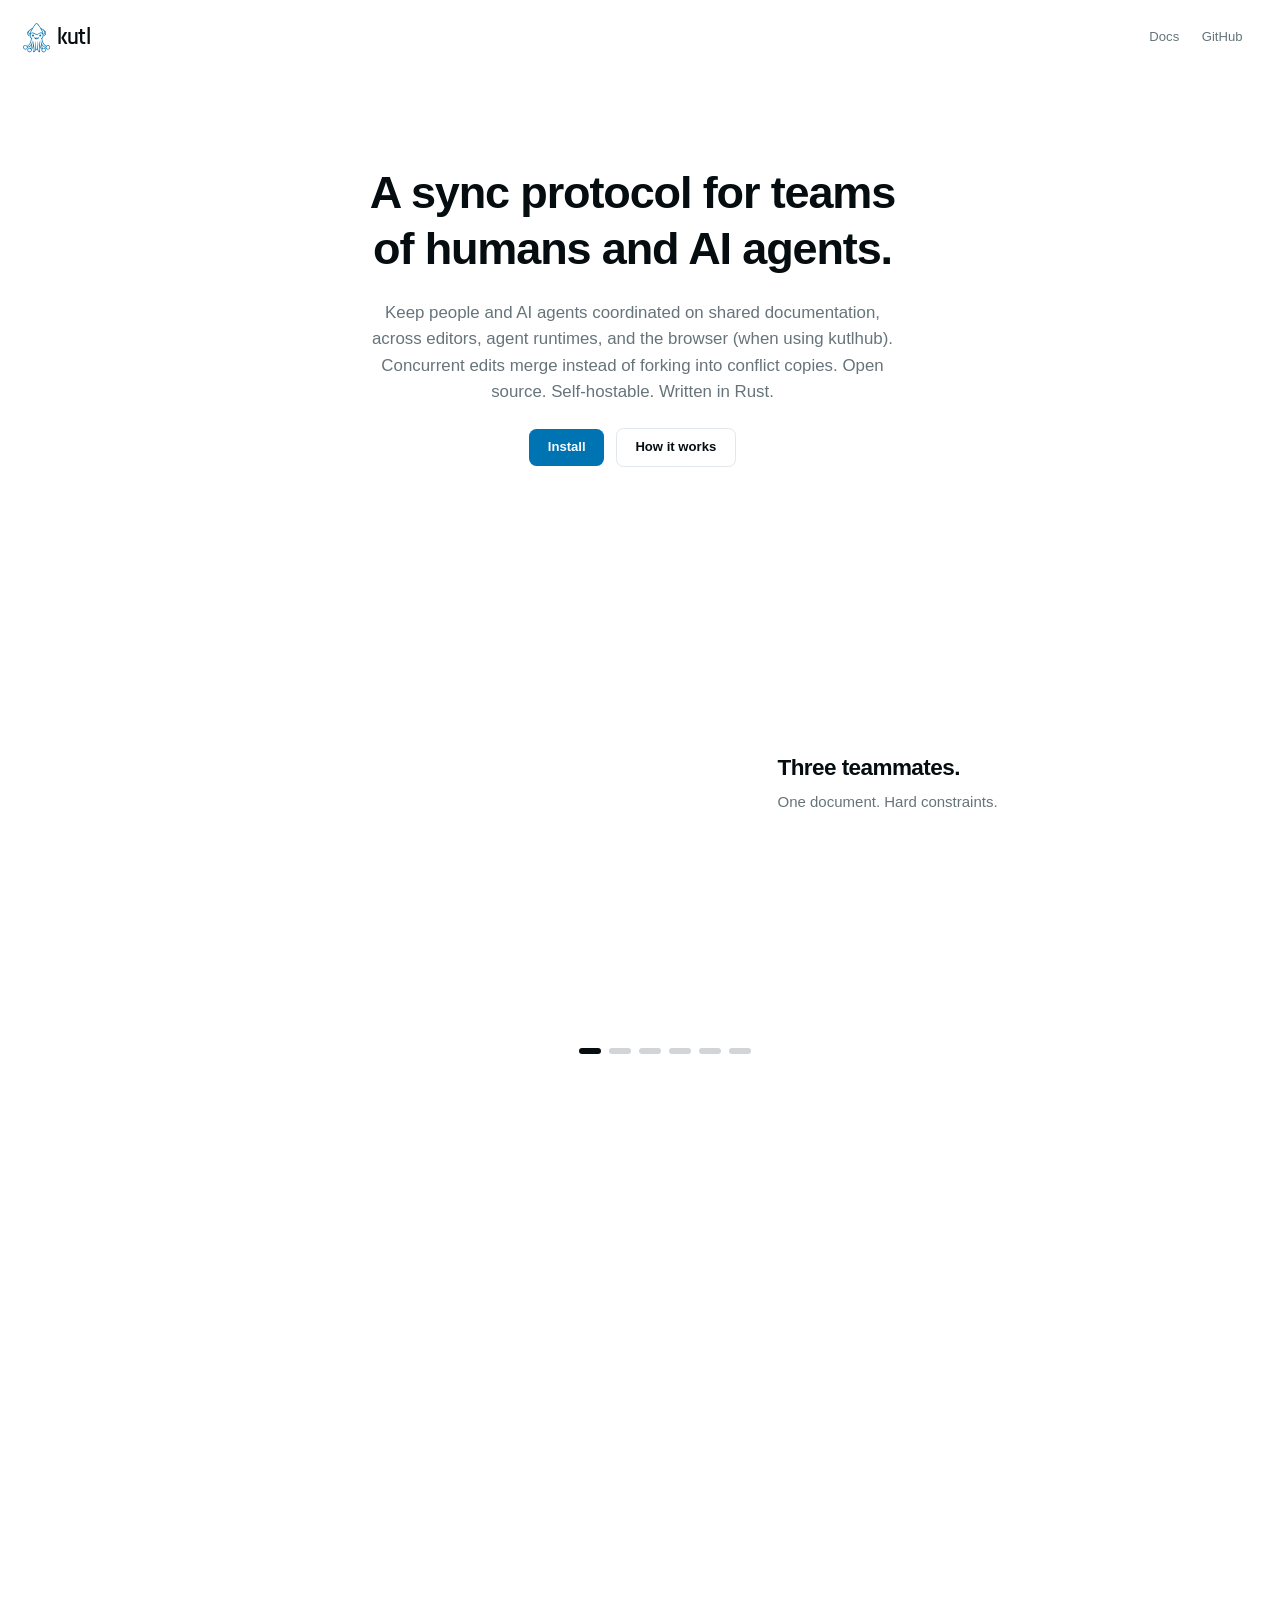
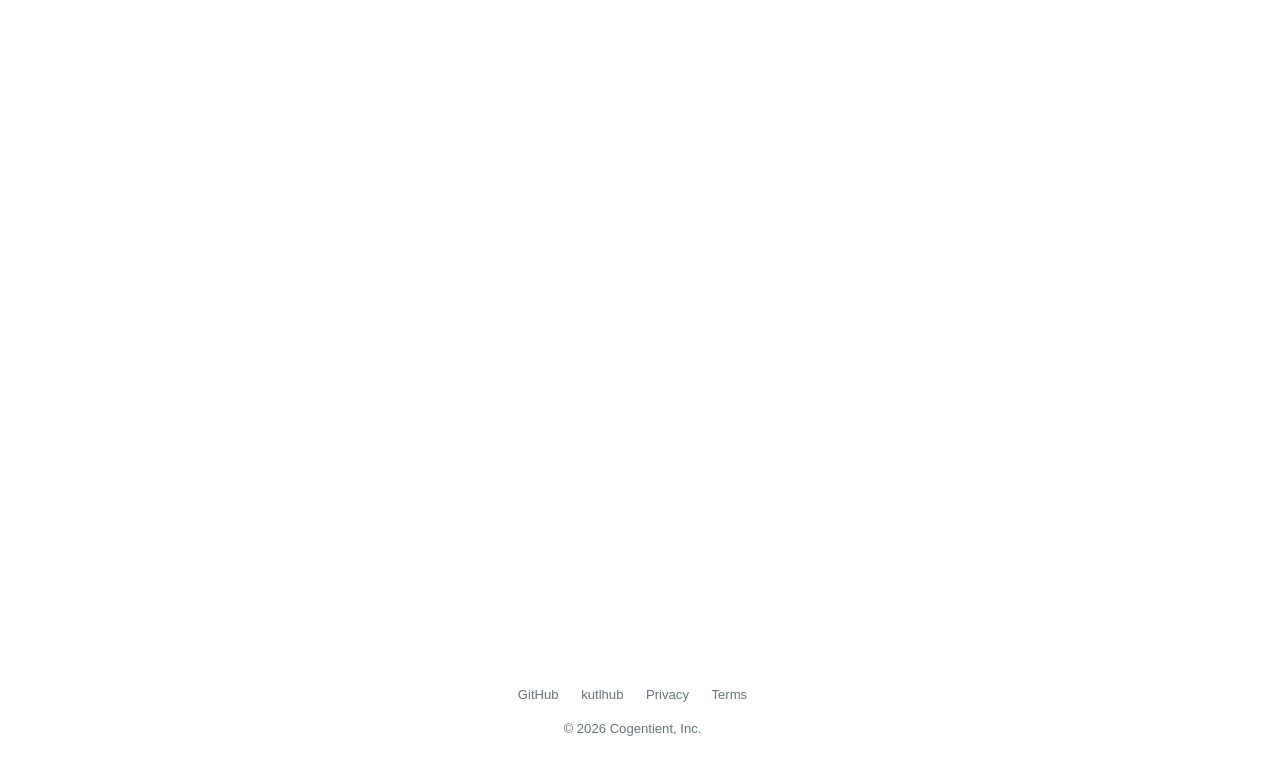
<file: index.html>
<!doctype html>
<html lang="en">
  <head>
    <meta charset="UTF-8" />
    <meta name="viewport" content="width=device-width, initial-scale=1.0" />
    <link rel="icon" type="image/svg+xml" href="/favicon.svg" />
    <title>kutl — sync protocol for humans and AI agents</title>
    <meta name="description" content="The sync protocol that keeps teams of people and AI agents coordinated on shared documentation, with every editor and agent working from the same plain files." />
    <script>
      (function () {
        // kutl.io follows the system; kutlhub's toggle is an app affordance.
        // No toggle UI, no persisted theme — .dark tracks
        // prefers-color-scheme directly, before first paint (avoids a
        // flash of the wrong theme) and for the life of the page (the
        // change listener catches the OS preference flipping while the
        // tab stays open). Guarded for environments without matchMedia
        // (prerendering runs this template through no browser, but the
        // guard costs nothing and keeps the script inert rather than
        // throwing if it ever is).
        if (typeof matchMedia !== 'function') return;
        var media = matchMedia('(prefers-color-scheme: dark)');
        var apply = function () {
          document.documentElement.classList.toggle('dark', media.matches);
        };
        apply();
        // Legacy Safari (<14) has no MediaQueryList.addEventListener,
        // only the deprecated addListener — feature-checked the same
        // way as the matchMedia guard above, so the live-follow is lost
        // gracefully there instead of throwing after `apply()` already
        // set the correct initial theme.
        if (typeof media.addEventListener === 'function') {
          media.addEventListener('change', apply);
        } else if (typeof media.addListener === 'function') {
          media.addListener(apply);
        }
      })();
    </script>
    <script type="module" crossorigin src="/assets/index-BP-hTzqO.js"></script>
    <link rel="stylesheet" crossorigin href="/assets/index-BFrA3b6R.css">
      <link rel="canonical" href="https://kutl.io/" />
    <meta property="og:type" content="website" />
    <meta property="og:url" content="https://kutl.io/" />
    <meta property="og:title" content="kutl — sync protocol for humans and AI agents" />
    <meta property="og:description" content="The sync protocol that keeps teams of people and AI agents coordinated on shared documentation, with every editor and agent working from the same plain files." />
    <meta property="og:image" content="https://kutl.io/og.png" />
    <meta name="twitter:card" content="summary_large_image" />
    <meta name="twitter:title" content="kutl — sync protocol for humans and AI agents" />
    <meta name="twitter:description" content="The sync protocol that keeps teams of people and AI agents coordinated on shared documentation, with every editor and agent working from the same plain files." />
    <meta name="twitter:image" content="https://kutl.io/og.png" />
    <script type="application/ld+json">{"@context":"https://schema.org","@type":"SoftwareApplication","name":"kutl","url":"https://kutl.io","applicationCategory":"DeveloperApplication","operatingSystem":"macOS, Linux, Windows","offers":{"@type":"Offer","price":"0","priceCurrency":"USD"},"sameAs":["https://github.com/kutl-io"]}</script>
    <script type="application/ld+json">{"@context":"https://schema.org","@type":"Organization","name":"kutl","url":"https://kutl.io","logo":"https://kutl.io/kutl-logo.png","sameAs":["https://kutlhub.com","https://github.com/kutl-io"]}</script>
    <script type="application/ld+json">{"@context":"https://schema.org","@type":"WebSite","name":"kutl","url":"https://kutl.io"}</script>
  </head>
  <body>
    <div id="root"><div class="min-h-screen bg-background text-foreground"><header class="flex items-center justify-between p-6"><span class="inline-flex items-center gap-2"><svg xmlns="http://www.w3.org/2000/svg" viewBox="0 0 544 598" fill="currentColor" class="h-8 w-auto text-primary"><g transform="translate(0,598) scale(0.1,-0.1)" stroke="none"><path d="M2630 5911 c-103 -34 -169 -89 -281 -231 -108 -138 -366 -533 -392 -600 -6 -16 -39 -42 -95 -75 -47 -27 -97 -60 -111 -71 -15 -12 -47 -35 -73 -50 -139 -86 -328 -226 -462 -343 -221 -194 -315 -318 -360 -473 -22 -76 -21 -229 1 -294 54 -161 206 -321 388 -409 50 -24 102 -47 116 -50 23 -6 29 -16 44 -73 27 -110 78 -206 145 -276 69 -72 69 -73 45 -231 -51 -320 -176 -671 -319 -895 -110 -173 -280 -339 -413 -402 l-51 -24 -60 46 c-90 70 -165 95 -282 94 -84 -1 -104 -4 -175 -34 -205 -86 -311 -310 -246 -519 39 -125 114 -210 239 -269 124 -59 272 -57 399 5 108 53 212 189 229 299 6 44 6 44 48 44 67 0 183 37 306 98 106 53 123 66 231 172 64 63 133 140 153 170 20 30 36 49 36 43 0 -36 -67 -311 -97 -397 -27 -80 -66 -166 -88 -194 -1 -1 -26 9 -55 22 -74 34 -140 41 -228 22 -138 -29 -245 -108 -300 -221 -45 -92 -55 -145 -49 -241 4 -68 11 -98 36 -148 42 -87 114 -157 208 -203 76 -37 79 -38 193 -38 112 0 118 1 182 34 95 48 171 119 208 195 39 80 57 186 42 259 l-11 52 68 70 c116 120 195 251 261 429 l37 99 7 -104 c3 -57 10 -131 15 -164 5 -33 10 -145 10 -250 1 -153 -3 -208 -19 -284 -22 -106 -60 -196 -107 -259 -52 -67 -43 -92 35 -92 97 1 242 69 336 159 79 75 161 216 197 339 11 37 14 41 28 28 30 -26 100 -56 131 -56 39 0 82 22 108 55 25 31 32 32 32 0 0 -44 58 -183 106 -256 63 -93 153 -175 249 -224 71 -36 84 -39 158 -40 98 0 105 10 59 83 -58 90 -93 171 -112 259 -27 120 -36 315 -21 439 7 55 19 157 28 229 l16 130 18 -65 c19 -68 93 -218 156 -317 20 -32 68 -90 106 -130 l70 -72 1 -123 c1 -148 13 -181 105 -280 46 -50 80 -76 139 -105 76 -38 78 -38 197 -38 118 0 122 1 189 35 74 38 153 110 191 175 74 125 71 330 -4 438 -50 71 -123 135 -196 169 -63 30 -81 33 -176 36 -92 3 -113 1 -158 -19 -28 -12 -53 -20 -55 -18 -2 2 -19 36 -39 74 -46 91 -90 233 -115 370 -11 61 -24 118 -27 128 -13 32 1 18 59 -61 89 -122 216 -232 354 -308 115 -64 228 -104 296 -104 45 0 56 -11 70 -71 13 -56 85 -177 127 -215 101 -89 274 -131 406 -98 131 32 203 82 271 187 106 161 93 378 -30 513 -72 78 -123 110 -224 139 -82 24 -95 25 -167 16 -89 -12 -181 -52 -242 -104 l-39 -34 -57 33 c-143 80 -239 169 -361 331 -81 109 -217 370 -257 493 -55 173 -131 518 -131 595 0 23 13 44 56 89 66 71 128 189 151 287 13 61 18 70 42 76 51 13 127 49 211 100 208 127 320 311 320 523 -1 56 -31 173 -60 231 -79 155 -268 346 -540 544 -42 31 -298 206 -350 240 -146 95 -152 100 -176 146 -21 42 -64 109 -227 354 -102 154 -165 234 -246 316 -111 111 -166 140 -276 145 -44 2 -91 0 -105 -5z m187 -156 c81 -40 171 -144 333 -383 84 -126 212 -325 235 -367 15 -27 46 -79 70 -115 62 -94 203 -335 238 -405 16 -33 46 -89 67 -125 63 -107 148 -341 150 -412 0 -5 -20 7 -45 26 -135 103 -337 123 -524 52 -79 -31 -228 -112 -321 -176 -46 -32 -159 -70 -232 -80 -149 -19 -274 20 -478 150 -147 94 -279 140 -423 148 -88 4 -104 2 -175 -23 -85 -31 -114 -47 -153 -82 l-26 -24 5 53 c2 29 16 84 29 122 26 71 195 409 218 436 7 8 38 60 68 115 30 55 81 142 113 193 32 50 79 125 103 165 103 166 304 471 374 566 87 117 137 160 220 187 51 16 86 11 154 -21z m-1052 -990 c-20 -26 -42 -63 -50 -82 -8 -20 -30 -61 -49 -92 -82 -134 -198 -368 -232 -466 -23 -68 -28 -96 -28 -190 -1 -91 2 -116 17 -139 10 -15 16 -30 13 -34 -21 -20 -160 117 -216 213 -34 58 -35 63 -35 165 0 102 1 107 38 177 50 97 153 208 268 289 52 36 103 74 114 84 11 10 38 28 60 40 22 12 60 36 85 54 25 18 46 32 48 31 2 -2 -13 -24 -33 -50z m2000 -30 c60 -34 253 -176 314 -231 56 -50 114 -136 153 -227 58 -131 40 -252 -54 -383 -31 -44 -139 -134 -160 -134 -6 0 -7 8 -3 18 27 64 37 139 26 209 -13 88 -95 297 -163 418 -28 50 -80 144 -115 209 -35 65 -74 133 -87 150 -41 55 -41 62 -1 30 22 -17 62 -43 90 -59z m639 -570 c82 -128 96 -270 39 -395 -45 -99 -153 -205 -268 -264 -49 -25 -95 -46 -102 -46 -16 0 -22 24 -24 104 l-2 69 49 33 c88 57 198 173 232 244 47 96 62 226 35 296 -12 31 8 11 41 -41z m-3332 -30 c-5 -88 22 -190 71 -274 34 -57 168 -182 223 -209 38 -17 38 -20 27 -134 -3 -38 -11 -68 -16 -68 -6 0 -54 24 -106 54 -136 77 -221 167 -273 287 -53 124 -39 242 43 370 17 27 32 49 33 49 1 0 0 -34 -2 -75z m998 -229 c36 -15 92 -45 125 -66 112 -72 242 -139 321 -167 69 -24 94 -27 199 -27 77 0 143 6 185 16 69 18 199 84 340 173 126 80 190 100 330 100 106 0 119 -2 166 -27 51 -27 107 -86 137 -144 73 -141 75 -427 4 -585 -54 -121 -125 -189 -261 -248 -55 -24 -76 -39 -74 -50 3 -13 19 -17 81 -19 42 -2 77 -4 77 -6 0 -2 9 -69 19 -150 49 -361 215 -784 404 -1031 121 -157 219 -248 338 -317 l106 -61 -13 -26 c-8 -14 -14 -36 -14 -48 0 -17 -6 -23 -22 -23 -98 1 -320 102 -433 198 -141 118 -286 349 -370 587 -19 55 -53 171 -75 258 -52 208 -82 275 -105 236 -7 -10 13 -220 61 -644 13 -121 27 -245 30 -275 8 -71 69 -360 90 -425 18 -54 99 -211 115 -220 5 -4 -5 -24 -23 -46 l-32 -39 -29 27 c-93 88 -212 290 -256 434 -65 211 -91 337 -141 685 -33 228 -51 312 -79 359 -29 50 -36 27 -31 -90 9 -207 4 -710 -9 -845 -7 -74 -24 -225 -37 -334 -34 -284 -29 -438 20 -650 9 -38 15 -71 13 -73 -8 -8 -117 109 -150 160 -95 149 -125 373 -92 690 31 301 45 590 35 725 -21 259 -43 369 -72 360 -10 -4 -15 -64 -19 -244 -4 -131 -12 -288 -18 -349 -17 -152 -60 -487 -71 -560 -6 -33 -10 -112 -10 -174 l0 -115 -51 -48 c-28 -26 -55 -48 -59 -48 -4 0 -27 21 -52 48 l-44 47 -13 170 c-6 94 -16 189 -21 212 -34 148 -80 664 -81 906 0 88 -5 149 -11 153 -19 12 -39 -23 -48 -82 -37 -239 -37 -587 0 -949 37 -369 22 -526 -67 -714 -18 -36 -53 -81 -102 -128 -41 -40 -75 -72 -77 -70 -1 1 12 54 28 117 35 137 48 360 29 500 -26 201 -43 357 -56 540 -16 212 -19 657 -5 785 9 87 1 111 -24 73 -25 -38 -52 -164 -96 -453 -56 -363 -124 -631 -197 -780 -39 -78 -127 -206 -172 -250 l-41 -39 -17 24 c-9 13 -25 32 -35 42 -9 9 -13 20 -8 23 5 3 29 42 53 88 71 129 147 423 167 642 6 66 15 163 21 215 5 52 14 145 19 205 5 61 16 177 25 258 9 81 13 152 10 157 -21 34 -57 -53 -110 -270 -123 -492 -330 -797 -637 -939 -70 -32 -235 -79 -243 -69 -9 13 -24 103 -18 105 43 15 174 106 243 169 93 85 230 247 256 303 10 20 28 54 42 76 43 67 108 206 140 296 17 46 39 107 50 134 28 71 80 308 100 455 l17 124 48 -3 c60 -3 107 7 107 23 0 7 -37 30 -82 51 -187 87 -273 214 -298 438 -25 220 22 405 128 497 67 59 107 70 242 66 97 -3 125 -8 180 -30z m-1463 -2506 c65 -29 145 -115 166 -179 37 -116 15 -230 -60 -303 -78 -76 -121 -93 -233 -93 -83 0 -101 4 -145 27 -79 41 -130 103 -155 189 -25 83 -22 127 14 205 45 97 114 152 217 174 59 12 143 4 196 -20z m4467 4 c64 -22 147 -100 177 -166 31 -71 32 -182 2 -248 -27 -58 -84 -115 -147 -147 -42 -22 -66 -26 -131 -27 -68 -1 -88 3 -137 27 -82 40 -143 112 -169 199 -21 68 -21 71 -4 134 42 155 148 242 296 243 36 1 87 -6 113 -15z m-3639 -539 c86 -41 143 -107 169 -194 21 -71 20 -99 -5 -174 -66 -198 -330 -269 -488 -130 -120 105 -145 262 -61 392 81 126 247 172 385 106z m2843 1 c48 -25 121 -103 146 -156 28 -61 29 -189 2 -240 -34 -63 -95 -127 -144 -151 -38 -19 -64 -23 -137 -23 -79 -1 -96 2 -141 26 -28 15 -72 50 -97 78 -106 118 -103 276 9 400 65 72 116 90 239 87 62 -2 100 -9 123 -21z"></path><path d="M1905 3656 c-43 -18 -93 -79 -101 -121 -3 -20 -4 -63 -2 -97 4 -57 7 -64 49 -103 61 -57 125 -73 203 -51 163 48 195 248 57 354 -38 29 -49 32 -109 32 -37 -1 -81 -7 -97 -14z"></path><path d="M3352 3653 c-41 -20 -91 -82 -104 -130 -5 -20 -7 -60 -3 -90 5 -44 13 -60 43 -89 70 -68 130 -85 217 -59 72 21 120 69 134 137 22 99 -29 206 -112 237 -42 16 -137 13 -175 -6z"></path><path d="M2256 3117 c-48 -35 1 -146 110 -252 97 -94 188 -136 313 -143 159 -9 279 37 397 153 80 80 128 162 122 212 -4 37 -38 41 -109 12 -165 -65 -205 -73 -369 -73 -151 1 -158 2 -270 38 -63 20 -125 44 -137 52 -27 17 -34 17 -57 1z m504 -214 c80 3 156 8 170 12 24 7 24 7 5 -8 -11 -8 -45 -27 -75 -43 -49 -26 -65 -29 -150 -29 -92 0 -98 2 -153 35 -31 19 -57 37 -57 41 0 3 26 2 58 -3 31 -5 122 -7 202 -5z"></path></g></svg><span class="font-logo font-semibold tracking-tight text-2xl">kutl</span></span><nav class="flex items-center gap-6 text-sm"><a class="text-muted-foreground transition-colors hover:text-foreground" href="/docs" data-discover="true">Docs</a><a href="https://github.com/kutl-io" class="text-muted-foreground transition-colors hover:text-foreground">GitHub</a></nav></header><main><section class="flex flex-col items-center gap-6 px-6 pt-24 pb-12 text-center"><h1 class="text-3xl font-bold tracking-tight sm:text-5xl leading-tight">A sync protocol for teams<br/>of humans and AI agents.</h1><p class="max-w-xl text-lg text-muted-foreground">Keep people and AI agents coordinated on shared documentation, across editors, agent runtimes, and the browser (when using kutlhub). Concurrent edits merge instead of forking into conflict copies. Open source. Self-hostable. Written in Rust.</p><div class="flex items-center gap-3"><a href="#install" class="inline-flex items-center gap-2 rounded-lg bg-primary px-5 py-2.5 text-sm font-semibold text-primary-foreground transition-colors hover:bg-primary/90">Install</a><a href="#how-it-works" class="inline-flex items-center gap-2 rounded-lg border border-border bg-transparent px-5 py-2.5 text-sm font-semibold transition-colors hover:bg-accent hover:text-accent-foreground">How it works</a></div></section><figure class="mx-auto w-full max-w-5xl px-6 py-12"><div class="grid grid-cols-1 gap-6 md:grid-cols-[3fr_2fr]"><div class="flex flex-col gap-3"><div style="width:100%;min-width:0;height:480px;overflow:hidden"><div style="width:580px;height:480px;transform:scale(1);transform-origin:top left"><div class="block h-full w-full"></div></div></div><div class="flex items-center justify-end gap-3 px-1"><div class="flex gap-2" aria-label="Beat progress"><span aria-label="Beat 1: Three teammates." class="h-1.5 w-6 rounded-full transition-colors bg-foreground"></span><span aria-label="Beat 2: Protocol." class="h-1.5 w-6 rounded-full transition-colors bg-muted-foreground/30"></span><span aria-label="Beat 3: Sync." class="h-1.5 w-6 rounded-full transition-colors bg-muted-foreground/30"></span><span aria-label="Beat 4: Signals." class="h-1.5 w-6 rounded-full transition-colors bg-muted-foreground/30"></span><span aria-label="Beat 5: Agents." class="h-1.5 w-6 rounded-full transition-colors bg-muted-foreground/30"></span><span aria-label="Beat 6: Convergence." class="h-1.5 w-6 rounded-full transition-colors bg-muted-foreground/30"></span></div></div></div><div class="self-center"><figcaption class="relative min-h-[7rem] text-left" aria-live="polite"><span data-narrator-active="true" class="absolute inset-x-0 top-0 transition-opacity duration-300 opacity-100"><span class="block text-2xl font-bold tracking-tight text-foreground">Three teammates.</span><span class="mt-2 block text-base leading-relaxed text-muted-foreground">One document. Hard constraints.</span></span><span class="absolute inset-x-0 top-0 transition-opacity duration-300 pointer-events-none opacity-0"><span class="block text-2xl font-bold tracking-tight text-foreground">Protocol.</span><span class="mt-2 block text-base leading-relaxed text-muted-foreground">An open, self-hostable sync protocol for teams of humans and agents.</span></span><span class="absolute inset-x-0 top-0 transition-opacity duration-300 pointer-events-none opacity-0"><span class="block text-2xl font-bold tracking-tight text-foreground">Sync.</span><span class="mt-2 block text-base leading-relaxed text-muted-foreground">Conflict-free CRDT engine. Edits land in real time, with no merge conflicts to resolve.</span></span><span class="absolute inset-x-0 top-0 transition-opacity duration-300 pointer-events-none opacity-0"><span class="block text-2xl font-bold tracking-tight text-foreground">Signals.</span><span class="mt-2 block text-base leading-relaxed text-muted-foreground">Coordination primitives — flags, replies, decisions — travel alongside edits on the same protocol.</span></span><span class="absolute inset-x-0 top-0 transition-opacity duration-300 pointer-events-none opacity-0"><span class="block text-2xl font-bold tracking-tight text-foreground">Agents.</span><span class="mt-2 block text-base leading-relaxed text-muted-foreground">Designed for agents to participate as teammates — through MCP, or by editing files in a kutl-synced folder.</span></span><span class="absolute inset-x-0 top-0 transition-opacity duration-300 pointer-events-none opacity-0"><span class="block text-2xl font-bold tracking-tight text-foreground">Convergence.</span><span class="mt-2 block text-base leading-relaxed text-muted-foreground">Decisions made in context. The discussion stays preserved alongside the resolution.</span></span></figcaption></div></div></figure><section class="mx-auto max-w-3xl px-6 py-20 " style="opacity:0;transform:translateY(32px)"><h2 class="mb-6 text-2xl font-bold tracking-tight" id="how-it-works">How it works.</h2><div class="space-y-4 text-muted-foreground"><p>kutl syncs the structured primitives of team coordination through one protocol.</p><p>Every participant runs the daemon on their own machine. A shared relay coordinates. Any tool that reads and writes files becomes a participant: editors, scripts, and AI agents.</p><p>Humans and agents interact through the same protocol. Agents call MCP tools; humans use the CLI or in-document syntax (decision headings, @mentions). The primitives are identical underneath.</p></div></section><section class="mx-auto max-w-3xl px-6 py-20 " style="opacity:0;transform:translateY(32px)"><h2 class="mb-8 text-2xl font-bold tracking-tight">One protocol for structure, knowledge, and coordination.</h2><div class="space-y-4"><div class="flex gap-4 rounded-lg border bg-card p-6"><div class="flex h-10 w-10 shrink-0 items-center justify-center rounded-full border-2 border-primary"><svg xmlns="http://www.w3.org/2000/svg" width="24" height="24" viewBox="0 0 24 24" fill="none" stroke="currentColor" stroke-width="2" stroke-linecap="round" stroke-linejoin="round" class="lucide lucide-boxes h-5 w-5 text-primary" aria-hidden="true"><path d="M2.97 12.92A2 2 0 0 0 2 14.63v3.24a2 2 0 0 0 .97 1.71l3 1.8a2 2 0 0 0 2.06 0L12 19v-5.5l-5-3-4.03 2.42Z"></path><path d="m7 16.5-4.74-2.85"></path><path d="m7 16.5 5-3"></path><path d="M7 16.5v5.17"></path><path d="M12 13.5V19l3.97 2.38a2 2 0 0 0 2.06 0l3-1.8a2 2 0 0 0 .97-1.71v-3.24a2 2 0 0 0-.97-1.71L17 10.5l-5 3Z"></path><path d="m17 16.5-5-3"></path><path d="m17 16.5 4.74-2.85"></path><path d="M17 16.5v5.17"></path><path d="M7.97 4.42A2 2 0 0 0 7 6.13v4.37l5 3 5-3V6.13a2 2 0 0 0-.97-1.71l-3-1.8a2 2 0 0 0-2.06 0l-3 1.8Z"></path><path d="M12 8 7.26 5.15"></path><path d="m12 8 4.74-2.85"></path><path d="M12 13.5V8"></path></svg></div><div><h3 class="mb-1 font-semibold">Spaces</h3><p class="text-sm text-muted-foreground">A named sync context. Spaces hold which documents exist and who participates, and every participant who joins the same space sees the same set of documents.</p></div></div><div class="flex gap-4 rounded-lg border bg-card p-6"><div class="flex h-10 w-10 shrink-0 items-center justify-center rounded-full border-2 border-primary"><svg xmlns="http://www.w3.org/2000/svg" width="24" height="24" viewBox="0 0 24 24" fill="none" stroke="currentColor" stroke-width="2" stroke-linecap="round" stroke-linejoin="round" class="lucide lucide-file-text h-5 w-5 text-primary" aria-hidden="true"><path d="M6 22a2 2 0 0 1-2-2V4a2 2 0 0 1 2-2h8a2.4 2.4 0 0 1 1.704.706l3.588 3.588A2.4 2.4 0 0 1 20 8v12a2 2 0 0 1-2 2z"></path><path d="M14 2v5a1 1 0 0 0 1 1h5"></path><path d="M10 9H8"></path><path d="M16 13H8"></path><path d="M16 17H8"></path></svg></div><div><h3 class="mb-1 font-semibold">Documents</h3><p class="text-sm text-muted-foreground">CRDT-synced text and binary files, stored as ordinary files on your disk. Text documents keep their full edit history; binaries sync whole-file with last-write-wins.</p></div></div><div class="flex gap-4 rounded-lg border bg-card p-6"><div class="flex h-10 w-10 shrink-0 items-center justify-center rounded-full border-2 border-primary"><svg xmlns="http://www.w3.org/2000/svg" width="24" height="24" viewBox="0 0 24 24" fill="none" stroke="currentColor" stroke-width="2" stroke-linecap="round" stroke-linejoin="round" class="lucide lucide-message-circle h-5 w-5 text-primary" aria-hidden="true"><path d="M2.992 16.342a2 2 0 0 1 .094 1.167l-1.065 3.29a1 1 0 0 0 1.236 1.168l3.413-.998a2 2 0 0 1 1.099.092 10 10 0 1 0-4.777-4.719"></path></svg></div><div><h3 class="mb-1 font-semibold">Signals</h3><p class="text-sm text-muted-foreground">Protocol-level coordination. Flags, replies, and decisions travel through the same relay as document edits. An agent requesting review and a human recording the outcome write the same primitives.</p></div></div></div></section><section class="mx-auto max-w-3xl px-6 py-20 " style="opacity:0;transform:translateY(32px)"><h2 class="mb-8 text-2xl font-bold tracking-tight">The moving parts.</h2><div class="space-y-4"><div class="flex gap-4 rounded-lg border bg-card p-6"><div class="flex h-10 w-10 shrink-0 items-center justify-center rounded-full border-2 border-primary"><svg xmlns="http://www.w3.org/2000/svg" width="24" height="24" viewBox="0 0 24 24" fill="none" stroke="currentColor" stroke-width="2" stroke-linecap="round" stroke-linejoin="round" class="lucide lucide-eye h-5 w-5 text-primary" aria-hidden="true"><path d="M2.062 12.348a1 1 0 0 1 0-.696 10.75 10.75 0 0 1 19.876 0 1 1 0 0 1 0 .696 10.75 10.75 0 0 1-19.876 0"></path><circle cx="12" cy="12" r="3"></circle></svg></div><div><h3 class="mb-1 font-semibold">The daemon</h3><p class="text-sm text-muted-foreground">Watches your local files and translates every text edit into CRDT operations. Any tool that reads and writes files (your editor, an AI agent, a script) becomes a sync participant automatically.</p></div></div><div class="flex gap-4 rounded-lg border bg-card p-6"><div class="flex h-10 w-10 shrink-0 items-center justify-center rounded-full border-2 border-primary"><svg xmlns="http://www.w3.org/2000/svg" width="24" height="24" viewBox="0 0 24 24" fill="none" stroke="currentColor" stroke-width="2" stroke-linecap="round" stroke-linejoin="round" class="lucide lucide-server h-5 w-5 text-primary" aria-hidden="true"><rect width="20" height="8" x="2" y="2" rx="2" ry="2"></rect><rect width="20" height="8" x="2" y="14" rx="2" ry="2"></rect><line x1="6" x2="6.01" y1="6" y2="6"></line><line x1="6" x2="6.01" y1="18" y2="18"></line></svg></div><div><h3 class="mb-1 font-semibold">The relay</h3><p class="text-sm text-muted-foreground">A lightweight WebSocket server that routes operations between participants. Self-host it on your own infrastructure. It also reconciles, tracks subscriptions, and manages catch-up for clients that fell behind.</p></div></div><div class="flex gap-4 rounded-lg border bg-card p-6"><div class="flex h-10 w-10 shrink-0 items-center justify-center rounded-full border-2 border-primary"><svg xmlns="http://www.w3.org/2000/svg" width="24" height="24" viewBox="0 0 24 24" fill="none" stroke="currentColor" stroke-width="2" stroke-linecap="round" stroke-linejoin="round" class="lucide lucide-git-merge h-5 w-5 text-primary" aria-hidden="true"><circle cx="18" cy="18" r="3"></circle><circle cx="6" cy="6" r="3"></circle><path d="M6 21V9a9 9 0 0 0 9 9"></path></svg></div><div><h3 class="mb-1 font-semibold">The engine</h3><p class="text-sm text-muted-foreground">Merging is deterministic. Text edits combine without conflicts and without data loss whatever order they arrive in and whatever the network does, so nobody resolves anything by hand. The text CRDT is diamond-types, which implements the eg-walker algorithm.</p></div></div></div></section><section class="mx-auto max-w-3xl px-6 py-20 " style="opacity:0;transform:translateY(32px)"><h2 class="mb-4 text-2xl font-bold tracking-tight">The relay coordinates.</h2><p class="mb-8 text-muted-foreground">Most sync systems treat the server as a dumb pipe. kutl&#x27;s relay is an active participant in the CRDT protocol, which means it can solve problems that forwarding alone cannot:</p><div class="grid gap-3 sm:grid-cols-2"><div class="rounded-lg border bg-card p-6"><div class="mb-3 flex h-10 w-10 items-center justify-center rounded-full border-2 border-primary"><svg xmlns="http://www.w3.org/2000/svg" width="24" height="24" viewBox="0 0 24 24" fill="none" stroke="currentColor" stroke-width="2" stroke-linecap="round" stroke-linejoin="round" class="lucide lucide-zap h-5 w-5 text-primary" aria-hidden="true"><path d="M4 14a1 1 0 0 1-.78-1.63l9.9-10.2a.5.5 0 0 1 .86.46l-1.92 6.02A1 1 0 0 0 13 10h7a1 1 0 0 1 .78 1.63l-9.9 10.2a.5.5 0 0 1-.86-.46l1.92-6.02A1 1 0 0 0 11 14z"></path></svg></div><h3 class="mb-1 font-semibold">Targeted catch-up</h3><p class="text-sm text-muted-foreground">Late joiners and returning clients receive exactly the operations they missed.</p></div><div class="rounded-lg border bg-card p-6"><div class="mb-3 flex h-10 w-10 items-center justify-center rounded-full border-2 border-primary"><svg xmlns="http://www.w3.org/2000/svg" width="24" height="24" viewBox="0 0 24 24" fill="none" stroke="currentColor" stroke-width="2" stroke-linecap="round" stroke-linejoin="round" class="lucide lucide-refresh-cw h-5 w-5 text-primary" aria-hidden="true"><path d="M3 12a9 9 0 0 1 9-9 9.75 9.75 0 0 1 6.74 2.74L21 8"></path><path d="M21 3v5h-5"></path><path d="M21 12a9 9 0 0 1-9 9 9.75 9.75 0 0 1-6.74-2.74L3 16"></path><path d="M8 16H3v5"></path></svg></div><h3 class="mb-1 font-semibold">Stale client eviction</h3><p class="text-sm text-muted-foreground">Slow or unresponsive subscribers are evicted gracefully so one bad connection cannot block everyone.</p></div><div class="rounded-lg border bg-card p-6"><div class="mb-3 flex h-10 w-10 items-center justify-center rounded-full border-2 border-primary"><svg xmlns="http://www.w3.org/2000/svg" width="24" height="24" viewBox="0 0 24 24" fill="none" stroke="currentColor" stroke-width="2" stroke-linecap="round" stroke-linejoin="round" class="lucide lucide-fingerprint-pattern h-5 w-5 text-primary" aria-hidden="true"><path d="M12 10a2 2 0 0 0-2 2c0 1.02-.1 2.51-.26 4"></path><path d="M14 13.12c0 2.38 0 6.38-1 8.88"></path><path d="M17.29 21.02c.12-.6.43-2.3.5-3.02"></path><path d="M2 12a10 10 0 0 1 18-6"></path><path d="M2 16h.01"></path><path d="M21.8 16c.2-2 .131-5.354 0-6"></path><path d="M5 19.5C5.5 18 6 15 6 12a6 6 0 0 1 .34-2"></path><path d="M8.65 22c.21-.66.45-1.32.57-2"></path><path d="M9 6.8a6 6 0 0 1 9 5.2v2"></path></svg></div><h3 class="mb-1 font-semibold">Document lifecycle</h3><p class="text-sm text-muted-foreground">Registration, renames, and deletes tracked with a persistent registry. UUID-based identity survives file moves across machines.</p></div><div class="rounded-lg border bg-card p-6"><div class="mb-3 flex h-10 w-10 items-center justify-center rounded-full border-2 border-primary"><svg xmlns="http://www.w3.org/2000/svg" width="24" height="24" viewBox="0 0 24 24" fill="none" stroke="currentColor" stroke-width="2" stroke-linecap="round" stroke-linejoin="round" class="lucide lucide-git-merge h-5 w-5 text-primary" aria-hidden="true"><circle cx="18" cy="18" r="3"></circle><circle cx="6" cy="6" r="3"></circle><path d="M6 21V9a9 9 0 0 0 9 9"></path></svg></div><h3 class="mb-1 font-semibold">Convergent by design</h3><p class="text-sm text-muted-foreground">The CRDT approach extends beyond document content to the entire space. Subscriptions, lifecycle state, and coordination are all modeled as convergent structures. Given the same operations in any order, every participant arrives at the same state, by construction.</p></div></div><p class="mt-8 text-muted-foreground">Central storage is simpler, but it becomes a hard dependency. Every participant running a daemon carries the full document state, so no single server keeps your data locked in. The relay coordinates and routes; shut it down and nothing is lost.</p></section><section class="mx-auto max-w-3xl px-6 py-20 " style="opacity:0;transform:translateY(32px)"><div class="flex items-start gap-4"><div class="flex h-10 w-10 shrink-0 items-center justify-center rounded-full border-2 border-primary"><svg xmlns="http://www.w3.org/2000/svg" width="24" height="24" viewBox="0 0 24 24" fill="none" stroke="currentColor" stroke-width="2" stroke-linecap="round" stroke-linejoin="round" class="lucide lucide-gauge h-5 w-5 text-primary" aria-hidden="true"><path d="m12 14 4-4"></path><path d="M3.34 19a10 10 0 1 1 17.32 0"></path></svg></div><div class="min-w-0 flex-1"><h2 class="mb-4 text-2xl font-bold tracking-tight">Built to be fast and efficient.</h2><p class="text-muted-foreground">The daemon is already watching the tree, so the cost of a change tracks the change rather than the size of the space. Rewrite one file in a space of <!-- -->50<!-- --> and the median time until the other machine holds the bytes is<!-- --> <!-- -->97.8<!-- --> ms. Do it in a space of<!-- --> <!-- -->5,000<!-- --> and it is<!-- --> <!-- -->96.6<!-- --> ms.</p><p class="mt-3 text-muted-foreground">The daemon waits up to <!-- -->200<!-- --> ms to batch file events before it looks at a change, so kutl&#x27;s own work sits inside the window it waits on. A relay reached across a network adds its round trip. Every release is timed across a sweep of space sizes, on one machine, with two real daemons and a real relay.</p><div class="mt-6 rounded-lg border bg-card p-4"><div><svg viewBox="0 0 640 320" class="h-auto w-full" role="img" aria-label="One-save latency by corpus size"><title>One-save latency by corpus size</title><g><g><line x1="64" x2="620" y1="272" y2="272" class="stroke-border" stroke-width="1"></line><text x="56" y="276" text-anchor="end" font-size="11" class="fill-muted-foreground">0</text></g><g><line x1="64" x2="620" y1="220.8" y2="220.8" class="stroke-border" stroke-width="1"></line><text x="56" y="224.8" text-anchor="end" font-size="11" class="fill-muted-foreground">50</text></g><g><line x1="64" x2="620" y1="169.6" y2="169.6" class="stroke-border" stroke-width="1"></line><text x="56" y="173.6" text-anchor="end" font-size="11" class="fill-muted-foreground">100</text></g><g><line x1="64" x2="620" y1="118.4" y2="118.4" class="stroke-border" stroke-width="1"></line><text x="56" y="122.4" text-anchor="end" font-size="11" class="fill-muted-foreground">150</text></g><g><line x1="64" x2="620" y1="67.19999999999999" y2="67.19999999999999" class="stroke-border" stroke-width="1"></line><text x="56" y="71.19999999999999" text-anchor="end" font-size="11" class="fill-muted-foreground">200</text></g><g><line x1="64" x2="620" y1="16" y2="16" class="stroke-border" stroke-width="1"></line><text x="56" y="20" text-anchor="end" font-size="11" class="fill-muted-foreground">250</text></g><text x="12" y="144" transform="rotate(-90 12 144)" text-anchor="middle" font-size="11" class="fill-muted-foreground">ms</text></g><g><line x1="64" x2="64" y1="272" y2="277" class="stroke-border" stroke-width="1"></line><text x="64" y="290" text-anchor="middle" font-size="11" class="fill-muted-foreground">50</text></g><g><line x1="342" x2="342" y1="272" y2="277" class="stroke-border" stroke-width="1"></line><text x="342" y="290" text-anchor="middle" font-size="11" class="fill-muted-foreground">500</text></g><g><line x1="425.6863387945868" x2="425.6863387945868" y1="272" y2="277" class="stroke-border" stroke-width="1"></line><text x="425.6863387945868" y="290" text-anchor="middle" font-size="11" class="fill-muted-foreground">1,000</text></g><g><line x1="620" x2="620" y1="272" y2="277" class="stroke-border" stroke-width="1"></line><text x="620" y="290" text-anchor="middle" font-size="11" class="fill-muted-foreground">5,000</text></g><text x="342" y="312" text-anchor="middle" font-size="11" class="fill-muted-foreground">files in the space</text><g><polyline fill="none" stroke-width="2" stroke-linejoin="round" class="stroke-chart-1" points="64,171.8528 342,171.136 425.6863387945868,173.696 620,173.0816"></polyline><circle cx="64" cy="171.8528" r="3.5" class="fill-chart-1"></circle><circle cx="342" cy="171.136" r="3.5" class="fill-chart-1"></circle><circle cx="425.6863387945868" cy="173.696" r="3.5" class="fill-chart-1"></circle><circle cx="620" cy="173.0816" r="3.5" class="fill-chart-1"></circle></g><g><polyline fill="none" stroke-width="2" stroke-linejoin="round" class="stroke-chart-3" points="64,160.38400000000001 342,161.8176 425.6863387945868,166.7328 620,166.01600000000002"></polyline><circle cx="64" cy="160.38400000000001" r="3.5" class="fill-chart-3"></circle><circle cx="342" cy="161.8176" r="3.5" class="fill-chart-3"></circle><circle cx="425.6863387945868" cy="166.7328" r="3.5" class="fill-chart-3"></circle><circle cx="620" cy="166.01600000000002" r="3.5" class="fill-chart-3"></circle></g><g><polyline fill="none" stroke-width="2" stroke-linejoin="round" stroke-dasharray="6 4" class="stroke-chart-2" points="64,67.19999999999999 342,67.19999999999999 425.6863387945868,67.19999999999999 620,67.19999999999999"></polyline></g></svg><ul class="mt-2 flex flex-wrap gap-x-5 gap-y-1 text-sm text-muted-foreground"><li class="flex items-center gap-2"><span aria-hidden="true" class="inline-block h-2.5 w-2.5 rounded-sm bg-chart-1"></span>median</li><li class="flex items-center gap-2"><span aria-hidden="true" class="inline-block h-2.5 w-2.5 rounded-sm bg-chart-3"></span>p95</li><li class="flex items-center gap-2"><span aria-hidden="true" class="inline-block h-0 w-3.5 border-t-2 border-dashed border-chart-2"></span>200 ms batch window</li></ul></div></div><p class="mt-4 text-sm"><a class="text-primary underline hover:text-primary/80" href="/docs/performance" data-discover="true">The numbers and the method</a><span class="text-muted-foreground"> · </span><a class="text-primary underline hover:text-primary/80" href="/docs/integrity" data-discover="true">How convergence is tested</a></p></div></div></section><section class="mx-auto max-w-3xl px-6 py-20 " style="opacity:0;transform:translateY(32px)"><div class="flex items-start gap-4"><div class="flex h-10 w-10 shrink-0 items-center justify-center rounded-full border-2 border-primary"><svg xmlns="http://www.w3.org/2000/svg" width="24" height="24" viewBox="0 0 24 24" fill="none" stroke="currentColor" stroke-width="2" stroke-linecap="round" stroke-linejoin="round" class="lucide lucide-git-branch h-5 w-5 text-primary" aria-hidden="true"><path d="M15 6a9 9 0 0 0-9 9V3"></path><circle cx="18" cy="6" r="3"></circle><circle cx="6" cy="18" r="3"></circle></svg></div><div><h2 class="mb-4 text-2xl font-bold tracking-tight">Works alongside git.</h2><p class="text-muted-foreground">kutl coexists with git on coding projects. Put kutl content in a<!-- --> <code>kutl/</code> subfolder: the daemon watches inside, git tracks outside, and <code>kutl surface</code> bridges content into the git tree when you want it there.</p></div></div></section><section class="mx-auto max-w-3xl px-6 py-20 " style="opacity:0;transform:translateY(32px)"><h2 class="mb-6 text-2xl font-bold tracking-tight" id="install">Install</h2><div class="rounded-lg border bg-card"><div class="flex border-b" role="tablist"><button type="button" role="tab" aria-selected="true" tabindex="0" class="px-4 py-2 text-sm transition-colors border-b-2 border-primary font-semibold text-foreground">macOS</button><button type="button" role="tab" aria-selected="false" tabindex="-1" class="px-4 py-2 text-sm transition-colors text-muted-foreground hover:text-foreground">Source</button></div><div class="p-4"><div class="group relative"><pre class="overflow-x-auto rounded-lg bg-secondary p-4 text-sm leading-relaxed"><code>brew install kutl-io/tap/kutl</code></pre><button type="button" class="absolute top-2 right-2 rounded-md border border-border bg-background p-1.5 text-muted-foreground opacity-0 transition-opacity hover:text-foreground group-hover:opacity-100" aria-label="Copy to clipboard"><svg xmlns="http://www.w3.org/2000/svg" width="24" height="24" viewBox="0 0 24 24" fill="none" stroke="currentColor" stroke-width="2" stroke-linecap="round" stroke-linejoin="round" class="lucide lucide-copy h-3.5 w-3.5" aria-hidden="true"><rect width="14" height="14" x="8" y="8" rx="2" ry="2"></rect><path d="M4 16c-1.1 0-2-.9-2-2V4c0-1.1.9-2 2-2h10c1.1 0 2 .9 2 2"></path></svg></button></div></div></div><div class="mt-6"><p class="mb-2 text-sm font-semibold">Quick start</p><div class="rounded-lg border bg-card"><div class="flex border-b" role="tablist"><button type="button" role="tab" aria-selected="true" tabindex="0" class="px-4 py-2 text-sm transition-colors border-b-2 border-primary font-semibold text-foreground">Join my team</button><button type="button" role="tab" aria-selected="false" tabindex="-1" class="px-4 py-2 text-sm transition-colors text-muted-foreground hover:text-foreground">Use kutlhub</button><button type="button" role="tab" aria-selected="false" tabindex="-1" class="px-4 py-2 text-sm transition-colors text-muted-foreground hover:text-foreground">Run my own relay</button></div><div class="p-4 text-sm"><p class="mb-3 text-muted-foreground">Your teammate already set up the space; ask them for the relay URL and space name (or an invite URL).</p><div class="group relative"><pre class="overflow-x-auto rounded-lg bg-secondary p-4 text-sm leading-relaxed"><code># Replace with what your teammate sent you (a name, owner/slug, or invite URL).
kutl join shared-notes --relay ws://relay.example.com:9100/ws

# Sync in the background and confirm.
kutl daemon start
kutl status</code></pre><button type="button" class="absolute top-2 right-2 rounded-md border border-border bg-background p-1.5 text-muted-foreground opacity-0 transition-opacity hover:text-foreground group-hover:opacity-100" aria-label="Copy to clipboard"><svg xmlns="http://www.w3.org/2000/svg" width="24" height="24" viewBox="0 0 24 24" fill="none" stroke="currentColor" stroke-width="2" stroke-linecap="round" stroke-linejoin="round" class="lucide lucide-copy h-3.5 w-3.5" aria-hidden="true"><rect width="14" height="14" x="8" y="8" rx="2" ry="2"></rect><path d="M4 16c-1.1 0-2-.9-2-2V4c0-1.1.9-2 2-2h10c1.1 0 2 .9 2 2"></path></svg></button></div></div></div><p class="mt-3 text-sm text-muted-foreground">See the<!-- --> <a class="text-primary hover:underline" href="/docs" data-discover="true">full getting-started guide</a> <!-- -->for the relay&#x27;s auth and lifecycle, joining additional spaces, and the daemon&#x27;s background-process options.</p></div></section><section class="mx-auto max-w-3xl px-6 py-20 " style="opacity:0;transform:translateY(32px)"><h2 class="mb-6 text-2xl font-bold tracking-tight">Don&#x27;t want to run a relay?</h2><div class="space-y-4 text-muted-foreground"><p>kutlhub is the hosted product built on kutl. It runs the relay and provides a batteries-included UI in any browser. If you&#x27;d rather not run the protocol yourself, kutlhub is the managed path.</p></div><div class="mt-6"><a href="https://kutlhub.com" class="text-sm font-semibold text-primary hover:underline">kutlhub.com →</a></div></section></main><footer class="mx-auto max-w-3xl px-6 py-12 text-center text-sm text-muted-foreground"><div class="flex flex-wrap justify-center gap-6"><a href="https://github.com/kutl-io" class="hover:text-foreground">GitHub</a><a href="https://kutlhub.com" class="hover:text-foreground">kutlhub</a><a class="hover:text-foreground" href="/privacy" data-discover="true">Privacy</a><a class="hover:text-foreground" href="/terms" data-discover="true">Terms</a></div><p class="mt-4">© 2026 Cogentient, Inc.</p></footer></div></div>
  </body>
</html>
</file>
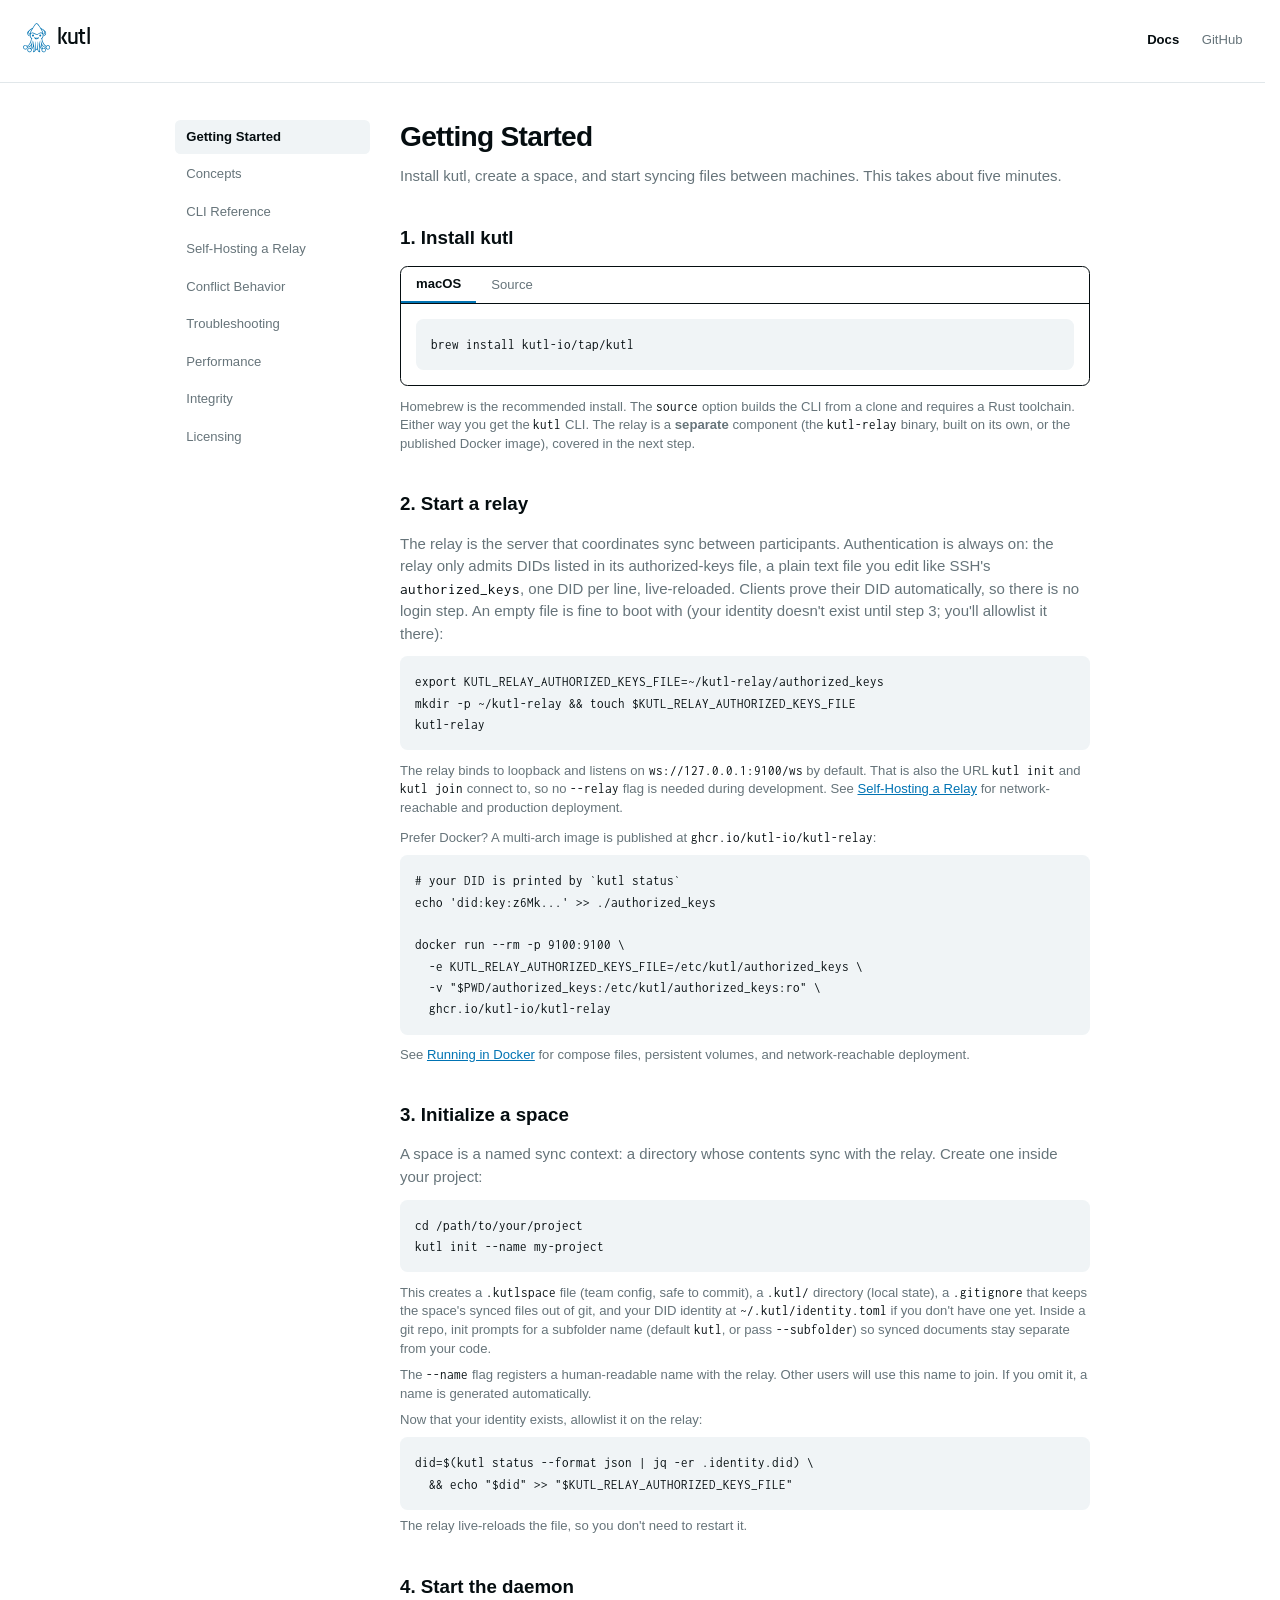
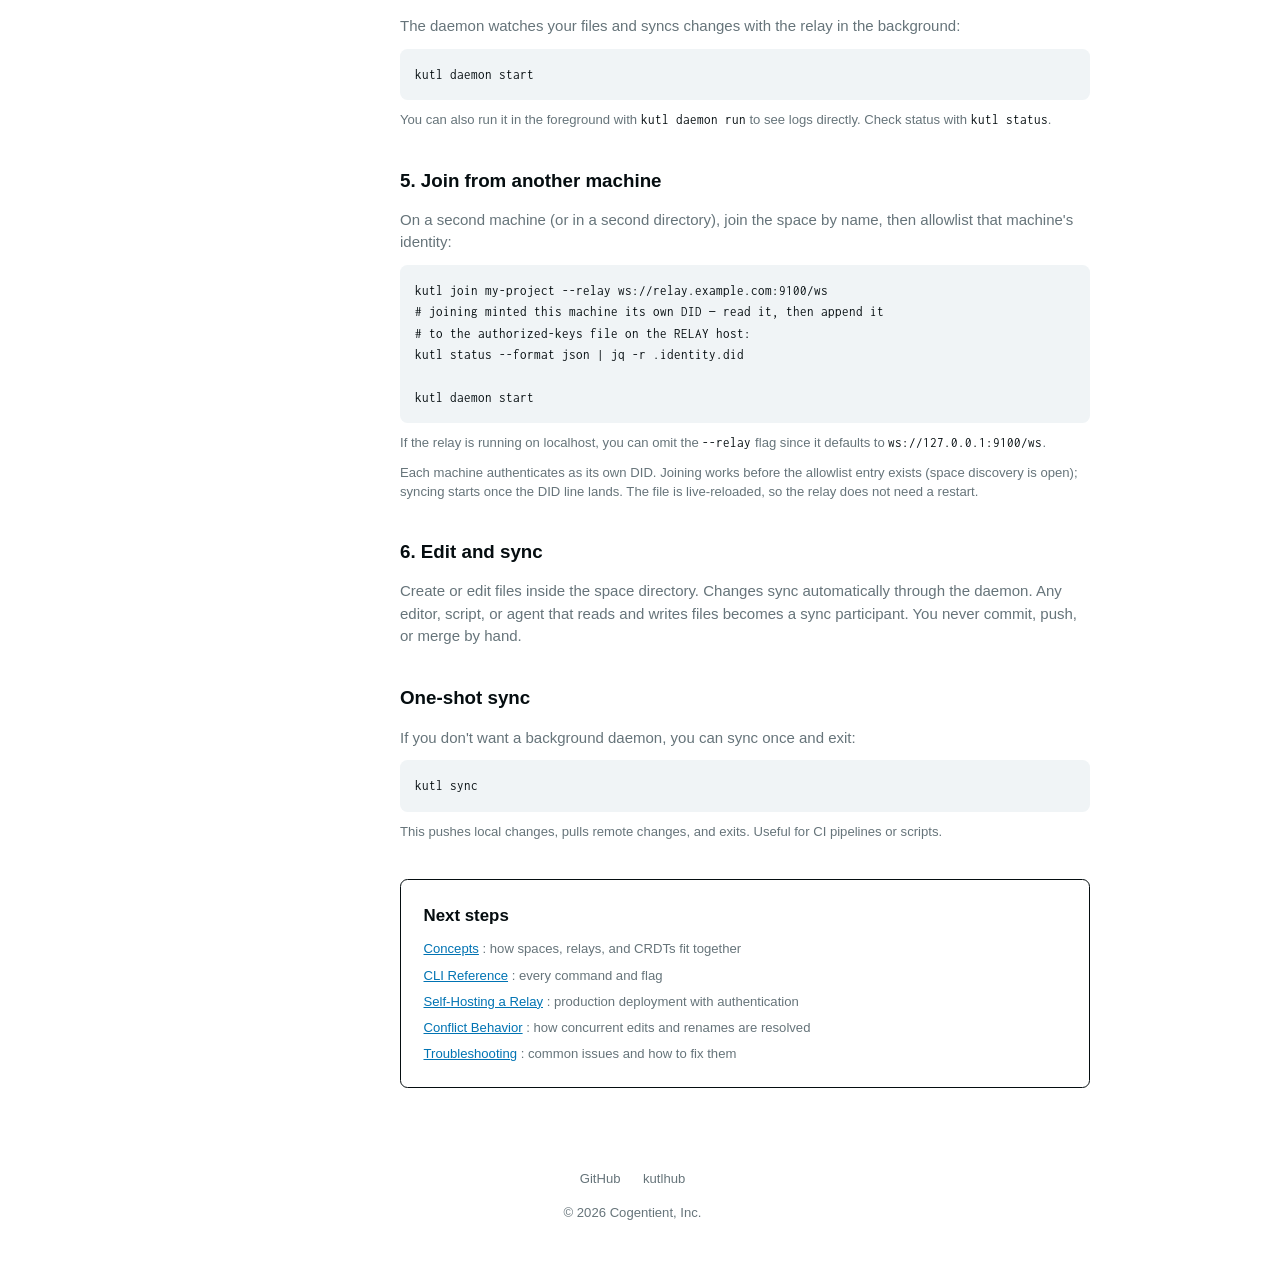
<file: docs/index.html>
<!doctype html>
<html lang="en">
  <head>
    <meta charset="UTF-8" />
    <meta name="viewport" content="width=device-width, initial-scale=1.0" />
    <link rel="icon" type="image/svg+xml" href="/favicon.svg" />
    <title>Getting Started — kutl docs</title>
    <meta name="description" content="Install kutl, join a space, and sync your first folder in minutes." />
    <script>
      (function () {
        // kutl.io follows the system; kutlhub's toggle is an app affordance.
        // No toggle UI, no persisted theme — .dark tracks
        // prefers-color-scheme directly, before first paint (avoids a
        // flash of the wrong theme) and for the life of the page (the
        // change listener catches the OS preference flipping while the
        // tab stays open). Guarded for environments without matchMedia
        // (prerendering runs this template through no browser, but the
        // guard costs nothing and keeps the script inert rather than
        // throwing if it ever is).
        if (typeof matchMedia !== 'function') return;
        var media = matchMedia('(prefers-color-scheme: dark)');
        var apply = function () {
          document.documentElement.classList.toggle('dark', media.matches);
        };
        apply();
        // Legacy Safari (<14) has no MediaQueryList.addEventListener,
        // only the deprecated addListener — feature-checked the same
        // way as the matchMedia guard above, so the live-follow is lost
        // gracefully there instead of throwing after `apply()` already
        // set the correct initial theme.
        if (typeof media.addEventListener === 'function') {
          media.addEventListener('change', apply);
        } else if (typeof media.addListener === 'function') {
          media.addListener(apply);
        }
      })();
    </script>
    <script type="module" crossorigin src="/assets/index-BP-hTzqO.js"></script>
    <link rel="stylesheet" crossorigin href="/assets/index-BFrA3b6R.css">
      <link rel="canonical" href="https://kutl.io/docs" />
    <meta property="og:type" content="website" />
    <meta property="og:url" content="https://kutl.io/docs" />
    <meta property="og:title" content="Getting Started — kutl docs" />
    <meta property="og:description" content="Install kutl, join a space, and sync your first folder in minutes." />
    <meta property="og:image" content="https://kutl.io/og.png" />
    <meta name="twitter:card" content="summary_large_image" />
    <meta name="twitter:title" content="Getting Started — kutl docs" />
    <meta name="twitter:description" content="Install kutl, join a space, and sync your first folder in minutes." />
    <meta name="twitter:image" content="https://kutl.io/og.png" />
  </head>
  <body>
    <div id="root"><div class="min-h-screen bg-background text-foreground"><header class="flex items-center justify-between border-b border-border p-6"><a href="/" data-discover="true"><span class="inline-flex items-center gap-2"><svg xmlns="http://www.w3.org/2000/svg" viewBox="0 0 544 598" fill="currentColor" class="h-8 w-auto text-primary"><g transform="translate(0,598) scale(0.1,-0.1)" stroke="none"><path d="M2630 5911 c-103 -34 -169 -89 -281 -231 -108 -138 -366 -533 -392 -600 -6 -16 -39 -42 -95 -75 -47 -27 -97 -60 -111 -71 -15 -12 -47 -35 -73 -50 -139 -86 -328 -226 -462 -343 -221 -194 -315 -318 -360 -473 -22 -76 -21 -229 1 -294 54 -161 206 -321 388 -409 50 -24 102 -47 116 -50 23 -6 29 -16 44 -73 27 -110 78 -206 145 -276 69 -72 69 -73 45 -231 -51 -320 -176 -671 -319 -895 -110 -173 -280 -339 -413 -402 l-51 -24 -60 46 c-90 70 -165 95 -282 94 -84 -1 -104 -4 -175 -34 -205 -86 -311 -310 -246 -519 39 -125 114 -210 239 -269 124 -59 272 -57 399 5 108 53 212 189 229 299 6 44 6 44 48 44 67 0 183 37 306 98 106 53 123 66 231 172 64 63 133 140 153 170 20 30 36 49 36 43 0 -36 -67 -311 -97 -397 -27 -80 -66 -166 -88 -194 -1 -1 -26 9 -55 22 -74 34 -140 41 -228 22 -138 -29 -245 -108 -300 -221 -45 -92 -55 -145 -49 -241 4 -68 11 -98 36 -148 42 -87 114 -157 208 -203 76 -37 79 -38 193 -38 112 0 118 1 182 34 95 48 171 119 208 195 39 80 57 186 42 259 l-11 52 68 70 c116 120 195 251 261 429 l37 99 7 -104 c3 -57 10 -131 15 -164 5 -33 10 -145 10 -250 1 -153 -3 -208 -19 -284 -22 -106 -60 -196 -107 -259 -52 -67 -43 -92 35 -92 97 1 242 69 336 159 79 75 161 216 197 339 11 37 14 41 28 28 30 -26 100 -56 131 -56 39 0 82 22 108 55 25 31 32 32 32 0 0 -44 58 -183 106 -256 63 -93 153 -175 249 -224 71 -36 84 -39 158 -40 98 0 105 10 59 83 -58 90 -93 171 -112 259 -27 120 -36 315 -21 439 7 55 19 157 28 229 l16 130 18 -65 c19 -68 93 -218 156 -317 20 -32 68 -90 106 -130 l70 -72 1 -123 c1 -148 13 -181 105 -280 46 -50 80 -76 139 -105 76 -38 78 -38 197 -38 118 0 122 1 189 35 74 38 153 110 191 175 74 125 71 330 -4 438 -50 71 -123 135 -196 169 -63 30 -81 33 -176 36 -92 3 -113 1 -158 -19 -28 -12 -53 -20 -55 -18 -2 2 -19 36 -39 74 -46 91 -90 233 -115 370 -11 61 -24 118 -27 128 -13 32 1 18 59 -61 89 -122 216 -232 354 -308 115 -64 228 -104 296 -104 45 0 56 -11 70 -71 13 -56 85 -177 127 -215 101 -89 274 -131 406 -98 131 32 203 82 271 187 106 161 93 378 -30 513 -72 78 -123 110 -224 139 -82 24 -95 25 -167 16 -89 -12 -181 -52 -242 -104 l-39 -34 -57 33 c-143 80 -239 169 -361 331 -81 109 -217 370 -257 493 -55 173 -131 518 -131 595 0 23 13 44 56 89 66 71 128 189 151 287 13 61 18 70 42 76 51 13 127 49 211 100 208 127 320 311 320 523 -1 56 -31 173 -60 231 -79 155 -268 346 -540 544 -42 31 -298 206 -350 240 -146 95 -152 100 -176 146 -21 42 -64 109 -227 354 -102 154 -165 234 -246 316 -111 111 -166 140 -276 145 -44 2 -91 0 -105 -5z m187 -156 c81 -40 171 -144 333 -383 84 -126 212 -325 235 -367 15 -27 46 -79 70 -115 62 -94 203 -335 238 -405 16 -33 46 -89 67 -125 63 -107 148 -341 150 -412 0 -5 -20 7 -45 26 -135 103 -337 123 -524 52 -79 -31 -228 -112 -321 -176 -46 -32 -159 -70 -232 -80 -149 -19 -274 20 -478 150 -147 94 -279 140 -423 148 -88 4 -104 2 -175 -23 -85 -31 -114 -47 -153 -82 l-26 -24 5 53 c2 29 16 84 29 122 26 71 195 409 218 436 7 8 38 60 68 115 30 55 81 142 113 193 32 50 79 125 103 165 103 166 304 471 374 566 87 117 137 160 220 187 51 16 86 11 154 -21z m-1052 -990 c-20 -26 -42 -63 -50 -82 -8 -20 -30 -61 -49 -92 -82 -134 -198 -368 -232 -466 -23 -68 -28 -96 -28 -190 -1 -91 2 -116 17 -139 10 -15 16 -30 13 -34 -21 -20 -160 117 -216 213 -34 58 -35 63 -35 165 0 102 1 107 38 177 50 97 153 208 268 289 52 36 103 74 114 84 11 10 38 28 60 40 22 12 60 36 85 54 25 18 46 32 48 31 2 -2 -13 -24 -33 -50z m2000 -30 c60 -34 253 -176 314 -231 56 -50 114 -136 153 -227 58 -131 40 -252 -54 -383 -31 -44 -139 -134 -160 -134 -6 0 -7 8 -3 18 27 64 37 139 26 209 -13 88 -95 297 -163 418 -28 50 -80 144 -115 209 -35 65 -74 133 -87 150 -41 55 -41 62 -1 30 22 -17 62 -43 90 -59z m639 -570 c82 -128 96 -270 39 -395 -45 -99 -153 -205 -268 -264 -49 -25 -95 -46 -102 -46 -16 0 -22 24 -24 104 l-2 69 49 33 c88 57 198 173 232 244 47 96 62 226 35 296 -12 31 8 11 41 -41z m-3332 -30 c-5 -88 22 -190 71 -274 34 -57 168 -182 223 -209 38 -17 38 -20 27 -134 -3 -38 -11 -68 -16 -68 -6 0 -54 24 -106 54 -136 77 -221 167 -273 287 -53 124 -39 242 43 370 17 27 32 49 33 49 1 0 0 -34 -2 -75z m998 -229 c36 -15 92 -45 125 -66 112 -72 242 -139 321 -167 69 -24 94 -27 199 -27 77 0 143 6 185 16 69 18 199 84 340 173 126 80 190 100 330 100 106 0 119 -2 166 -27 51 -27 107 -86 137 -144 73 -141 75 -427 4 -585 -54 -121 -125 -189 -261 -248 -55 -24 -76 -39 -74 -50 3 -13 19 -17 81 -19 42 -2 77 -4 77 -6 0 -2 9 -69 19 -150 49 -361 215 -784 404 -1031 121 -157 219 -248 338 -317 l106 -61 -13 -26 c-8 -14 -14 -36 -14 -48 0 -17 -6 -23 -22 -23 -98 1 -320 102 -433 198 -141 118 -286 349 -370 587 -19 55 -53 171 -75 258 -52 208 -82 275 -105 236 -7 -10 13 -220 61 -644 13 -121 27 -245 30 -275 8 -71 69 -360 90 -425 18 -54 99 -211 115 -220 5 -4 -5 -24 -23 -46 l-32 -39 -29 27 c-93 88 -212 290 -256 434 -65 211 -91 337 -141 685 -33 228 -51 312 -79 359 -29 50 -36 27 -31 -90 9 -207 4 -710 -9 -845 -7 -74 -24 -225 -37 -334 -34 -284 -29 -438 20 -650 9 -38 15 -71 13 -73 -8 -8 -117 109 -150 160 -95 149 -125 373 -92 690 31 301 45 590 35 725 -21 259 -43 369 -72 360 -10 -4 -15 -64 -19 -244 -4 -131 -12 -288 -18 -349 -17 -152 -60 -487 -71 -560 -6 -33 -10 -112 -10 -174 l0 -115 -51 -48 c-28 -26 -55 -48 -59 -48 -4 0 -27 21 -52 48 l-44 47 -13 170 c-6 94 -16 189 -21 212 -34 148 -80 664 -81 906 0 88 -5 149 -11 153 -19 12 -39 -23 -48 -82 -37 -239 -37 -587 0 -949 37 -369 22 -526 -67 -714 -18 -36 -53 -81 -102 -128 -41 -40 -75 -72 -77 -70 -1 1 12 54 28 117 35 137 48 360 29 500 -26 201 -43 357 -56 540 -16 212 -19 657 -5 785 9 87 1 111 -24 73 -25 -38 -52 -164 -96 -453 -56 -363 -124 -631 -197 -780 -39 -78 -127 -206 -172 -250 l-41 -39 -17 24 c-9 13 -25 32 -35 42 -9 9 -13 20 -8 23 5 3 29 42 53 88 71 129 147 423 167 642 6 66 15 163 21 215 5 52 14 145 19 205 5 61 16 177 25 258 9 81 13 152 10 157 -21 34 -57 -53 -110 -270 -123 -492 -330 -797 -637 -939 -70 -32 -235 -79 -243 -69 -9 13 -24 103 -18 105 43 15 174 106 243 169 93 85 230 247 256 303 10 20 28 54 42 76 43 67 108 206 140 296 17 46 39 107 50 134 28 71 80 308 100 455 l17 124 48 -3 c60 -3 107 7 107 23 0 7 -37 30 -82 51 -187 87 -273 214 -298 438 -25 220 22 405 128 497 67 59 107 70 242 66 97 -3 125 -8 180 -30z m-1463 -2506 c65 -29 145 -115 166 -179 37 -116 15 -230 -60 -303 -78 -76 -121 -93 -233 -93 -83 0 -101 4 -145 27 -79 41 -130 103 -155 189 -25 83 -22 127 14 205 45 97 114 152 217 174 59 12 143 4 196 -20z m4467 4 c64 -22 147 -100 177 -166 31 -71 32 -182 2 -248 -27 -58 -84 -115 -147 -147 -42 -22 -66 -26 -131 -27 -68 -1 -88 3 -137 27 -82 40 -143 112 -169 199 -21 68 -21 71 -4 134 42 155 148 242 296 243 36 1 87 -6 113 -15z m-3639 -539 c86 -41 143 -107 169 -194 21 -71 20 -99 -5 -174 -66 -198 -330 -269 -488 -130 -120 105 -145 262 -61 392 81 126 247 172 385 106z m2843 1 c48 -25 121 -103 146 -156 28 -61 29 -189 2 -240 -34 -63 -95 -127 -144 -151 -38 -19 -64 -23 -137 -23 -79 -1 -96 2 -141 26 -28 15 -72 50 -97 78 -106 118 -103 276 9 400 65 72 116 90 239 87 62 -2 100 -9 123 -21z"></path><path d="M1905 3656 c-43 -18 -93 -79 -101 -121 -3 -20 -4 -63 -2 -97 4 -57 7 -64 49 -103 61 -57 125 -73 203 -51 163 48 195 248 57 354 -38 29 -49 32 -109 32 -37 -1 -81 -7 -97 -14z"></path><path d="M3352 3653 c-41 -20 -91 -82 -104 -130 -5 -20 -7 -60 -3 -90 5 -44 13 -60 43 -89 70 -68 130 -85 217 -59 72 21 120 69 134 137 22 99 -29 206 -112 237 -42 16 -137 13 -175 -6z"></path><path d="M2256 3117 c-48 -35 1 -146 110 -252 97 -94 188 -136 313 -143 159 -9 279 37 397 153 80 80 128 162 122 212 -4 37 -38 41 -109 12 -165 -65 -205 -73 -369 -73 -151 1 -158 2 -270 38 -63 20 -125 44 -137 52 -27 17 -34 17 -57 1z m504 -214 c80 3 156 8 170 12 24 7 24 7 5 -8 -11 -8 -45 -27 -75 -43 -49 -26 -65 -29 -150 -29 -92 0 -98 2 -153 35 -31 19 -57 37 -57 41 0 3 26 2 58 -3 31 -5 122 -7 202 -5z"></path></g></svg><span class="font-logo font-semibold tracking-tight text-2xl">kutl</span></span></a><nav class="flex items-center gap-6 text-sm"><a class="font-semibold text-foreground" href="/docs" data-discover="true">Docs</a><a href="https://github.com/kutl-io" class="text-muted-foreground transition-colors hover:text-foreground">GitHub</a><button type="button" aria-label="Open documentation menu" aria-expanded="false" aria-controls="docs-mobile-nav" class="text-muted-foreground transition-colors hover:text-foreground sm:hidden"><svg xmlns="http://www.w3.org/2000/svg" width="24" height="24" viewBox="0 0 24 24" fill="none" stroke="currentColor" stroke-width="2" stroke-linecap="round" stroke-linejoin="round" class="lucide lucide-menu h-5 w-5" aria-hidden="true"><path d="M4 5h16"></path><path d="M4 12h16"></path><path d="M4 19h16"></path></svg></button></nav></header><div class="mx-auto flex max-w-5xl gap-8 px-6 py-10"><aside class="hidden w-52 shrink-0 sm:block"><nav class="sticky top-10 space-y-1"><a aria-current="page" class="block rounded-md px-3 py-2 text-sm transition-colors bg-secondary font-semibold text-foreground" href="/docs" data-discover="true">Getting Started</a><a class="block rounded-md px-3 py-2 text-sm transition-colors text-muted-foreground hover:text-foreground" href="/docs/concepts" data-discover="true">Concepts</a><a class="block rounded-md px-3 py-2 text-sm transition-colors text-muted-foreground hover:text-foreground" href="/docs/cli" data-discover="true">CLI Reference</a><a class="block rounded-md px-3 py-2 text-sm transition-colors text-muted-foreground hover:text-foreground" href="/docs/relay" data-discover="true">Self-Hosting a Relay</a><a class="block rounded-md px-3 py-2 text-sm transition-colors text-muted-foreground hover:text-foreground" href="/docs/conflicts" data-discover="true">Conflict Behavior</a><a class="block rounded-md px-3 py-2 text-sm transition-colors text-muted-foreground hover:text-foreground" href="/docs/troubleshooting" data-discover="true">Troubleshooting</a><a class="block rounded-md px-3 py-2 text-sm transition-colors text-muted-foreground hover:text-foreground" href="/docs/performance" data-discover="true">Performance</a><a class="block rounded-md px-3 py-2 text-sm transition-colors text-muted-foreground hover:text-foreground" href="/docs/integrity" data-discover="true">Integrity</a><a class="block rounded-md px-3 py-2 text-sm transition-colors text-muted-foreground hover:text-foreground" href="/docs/licensing" data-discover="true">Licensing</a></nav></aside><main class="min-w-0 flex-1"><article class="space-y-10"><div><h1 class="mb-3 text-3xl font-bold tracking-tight">Getting Started</h1><p class="text-muted-foreground">Install kutl, create a space, and start syncing files between machines. This takes about five minutes.</p></div><section><h2 class="mb-4 text-xl font-semibold" id="install">1. Install kutl</h2><div class="rounded-lg border bg-card"><div class="flex border-b" role="tablist"><button type="button" role="tab" aria-selected="true" tabindex="0" class="px-4 py-2 text-sm transition-colors border-b-2 border-primary font-semibold text-foreground">macOS</button><button type="button" role="tab" aria-selected="false" tabindex="-1" class="px-4 py-2 text-sm transition-colors text-muted-foreground hover:text-foreground">Source</button></div><div class="p-4"><div class="group relative"><pre class="overflow-x-auto rounded-lg bg-secondary p-4 text-sm leading-relaxed"><code>brew install kutl-io/tap/kutl</code></pre><button type="button" class="absolute top-2 right-2 rounded-md border border-border bg-background p-1.5 text-muted-foreground opacity-0 transition-opacity hover:text-foreground group-hover:opacity-100" aria-label="Copy to clipboard"><svg xmlns="http://www.w3.org/2000/svg" width="24" height="24" viewBox="0 0 24 24" fill="none" stroke="currentColor" stroke-width="2" stroke-linecap="round" stroke-linejoin="round" class="lucide lucide-copy h-3.5 w-3.5" aria-hidden="true"><rect width="14" height="14" x="8" y="8" rx="2" ry="2"></rect><path d="M4 16c-1.1 0-2-.9-2-2V4c0-1.1.9-2 2-2h10c1.1 0 2 .9 2 2"></path></svg></button></div></div></div><p class="mt-3 text-sm text-muted-foreground">Homebrew is the recommended install. The<!-- --> <code class="font-mono text-foreground">source</code> option builds the CLI from a clone and requires a Rust toolchain. Either way you get the <code class="font-mono text-foreground">kutl</code> <!-- -->CLI. The relay is a <strong>separate</strong> component (the<!-- --> <code class="font-mono text-foreground">kutl-relay</code> binary, built on its own, or the published Docker image), covered in the next step.</p></section><section><h2 class="mb-4 text-xl font-semibold" id="relay">2. Start a relay</h2><p class="mb-3 text-muted-foreground">The relay is the server that coordinates sync between participants. Authentication is always on: the relay only admits DIDs listed in its authorized-keys file, a plain text file you edit like SSH&#x27;s<!-- --> <code class="font-mono text-foreground">authorized_keys</code>, one DID per line, live-reloaded. Clients prove their DID automatically, so there is no login step. An empty file is fine to boot with (your identity doesn&#x27;t exist until step 3; you&#x27;ll allowlist it there):</p><div class="group relative"><pre class="overflow-x-auto rounded-lg bg-secondary p-4 text-sm leading-relaxed"><code>export KUTL_RELAY_AUTHORIZED_KEYS_FILE=~/kutl-relay/authorized_keys
mkdir -p ~/kutl-relay &amp;&amp; touch $KUTL_RELAY_AUTHORIZED_KEYS_FILE
kutl-relay</code></pre><button type="button" class="absolute top-2 right-2 rounded-md border border-border bg-background p-1.5 text-muted-foreground opacity-0 transition-opacity hover:text-foreground group-hover:opacity-100" aria-label="Copy to clipboard"><svg xmlns="http://www.w3.org/2000/svg" width="24" height="24" viewBox="0 0 24 24" fill="none" stroke="currentColor" stroke-width="2" stroke-linecap="round" stroke-linejoin="round" class="lucide lucide-copy h-3.5 w-3.5" aria-hidden="true"><rect width="14" height="14" x="8" y="8" rx="2" ry="2"></rect><path d="M4 16c-1.1 0-2-.9-2-2V4c0-1.1.9-2 2-2h10c1.1 0 2 .9 2 2"></path></svg></button></div><p class="mt-3 text-sm text-muted-foreground">The relay binds to loopback and listens on<!-- --> <code class="font-mono text-foreground">ws://127.0.0.1:9100/ws</code> <!-- -->by default. That is also the URL<!-- --> <code class="font-mono text-foreground">kutl init</code> and<!-- --> <code class="font-mono text-foreground">kutl join</code> connect to, so no <code class="font-mono text-foreground">--relay</code> <!-- -->flag is needed during development. See<!-- --> <a class="text-primary underline hover:text-primary/80" href="/docs/relay" data-discover="true">Self-Hosting a Relay</a> for network-reachable and production deployment.</p><p class="mt-3 text-sm text-muted-foreground">Prefer Docker? A multi-arch image is published at<!-- --> <code class="font-mono text-foreground">ghcr.io/kutl-io/kutl-relay</code>:</p><div class="mt-2"><div class="group relative"><pre class="overflow-x-auto rounded-lg bg-secondary p-4 text-sm leading-relaxed"><code># your DID is printed by `kutl status`
echo &#x27;did:key:z6Mk...&#x27; &gt;&gt; ./authorized_keys

docker run --rm -p 9100:9100 \
  -e KUTL_RELAY_AUTHORIZED_KEYS_FILE=/etc/kutl/authorized_keys \
  -v &quot;$PWD/authorized_keys:/etc/kutl/authorized_keys:ro&quot; \
  ghcr.io/kutl-io/kutl-relay</code></pre><button type="button" class="absolute top-2 right-2 rounded-md border border-border bg-background p-1.5 text-muted-foreground opacity-0 transition-opacity hover:text-foreground group-hover:opacity-100" aria-label="Copy to clipboard"><svg xmlns="http://www.w3.org/2000/svg" width="24" height="24" viewBox="0 0 24 24" fill="none" stroke="currentColor" stroke-width="2" stroke-linecap="round" stroke-linejoin="round" class="lucide lucide-copy h-3.5 w-3.5" aria-hidden="true"><rect width="14" height="14" x="8" y="8" rx="2" ry="2"></rect><path d="M4 16c-1.1 0-2-.9-2-2V4c0-1.1.9-2 2-2h10c1.1 0 2 .9 2 2"></path></svg></button></div></div><p class="mt-3 text-sm text-muted-foreground">See <a class="text-primary underline hover:text-primary/80" href="/docs/relay#docker" data-discover="true">Running in Docker</a> for compose files, persistent volumes, and network-reachable deployment.</p></section><section><h2 class="mb-4 text-xl font-semibold" id="init">3. Initialize a space</h2><p class="mb-3 text-muted-foreground">A space is a named sync context: a directory whose contents sync with the relay. Create one inside your project:</p><div class="group relative"><pre class="overflow-x-auto rounded-lg bg-secondary p-4 text-sm leading-relaxed"><code>cd /path/to/your/project
kutl init --name my-project</code></pre><button type="button" class="absolute top-2 right-2 rounded-md border border-border bg-background p-1.5 text-muted-foreground opacity-0 transition-opacity hover:text-foreground group-hover:opacity-100" aria-label="Copy to clipboard"><svg xmlns="http://www.w3.org/2000/svg" width="24" height="24" viewBox="0 0 24 24" fill="none" stroke="currentColor" stroke-width="2" stroke-linecap="round" stroke-linejoin="round" class="lucide lucide-copy h-3.5 w-3.5" aria-hidden="true"><rect width="14" height="14" x="8" y="8" rx="2" ry="2"></rect><path d="M4 16c-1.1 0-2-.9-2-2V4c0-1.1.9-2 2-2h10c1.1 0 2 .9 2 2"></path></svg></button></div><p class="mt-3 text-sm text-muted-foreground">This creates a<!-- --> <code class="font-mono text-foreground">.kutlspace</code> file (team config, safe to commit), a<!-- --> <code class="font-mono text-foreground">.kutl/</code> directory (local state), a<!-- --> <code class="font-mono text-foreground">.gitignore</code> that keeps the space&#x27;s synced files out of git, and your DID identity at<!-- --> <code class="font-mono text-foreground">~/.kutl/identity.toml</code> <!-- -->if you don&#x27;t have one yet. Inside a git repo, init prompts for a subfolder name (default<!-- --> <code class="font-mono text-foreground">kutl</code>, or pass<!-- --> <code class="font-mono text-foreground">--subfolder</code>) so synced documents stay separate from your code.</p><p class="mt-2 text-sm text-muted-foreground">The <code class="font-mono text-foreground">--name</code> flag registers a human-readable name with the relay. Other users will use this name to join. If you omit it, a name is generated automatically.</p><p class="mt-2 text-sm text-muted-foreground">Now that your identity exists, allowlist it on the relay:</p><div class="mt-2"><div class="group relative"><pre class="overflow-x-auto rounded-lg bg-secondary p-4 text-sm leading-relaxed"><code>did=$(kutl status --format json | jq -er .identity.did) \
  &amp;&amp; echo &quot;$did&quot; &gt;&gt; &quot;$KUTL_RELAY_AUTHORIZED_KEYS_FILE&quot;</code></pre><button type="button" class="absolute top-2 right-2 rounded-md border border-border bg-background p-1.5 text-muted-foreground opacity-0 transition-opacity hover:text-foreground group-hover:opacity-100" aria-label="Copy to clipboard"><svg xmlns="http://www.w3.org/2000/svg" width="24" height="24" viewBox="0 0 24 24" fill="none" stroke="currentColor" stroke-width="2" stroke-linecap="round" stroke-linejoin="round" class="lucide lucide-copy h-3.5 w-3.5" aria-hidden="true"><rect width="14" height="14" x="8" y="8" rx="2" ry="2"></rect><path d="M4 16c-1.1 0-2-.9-2-2V4c0-1.1.9-2 2-2h10c1.1 0 2 .9 2 2"></path></svg></button></div></div><p class="mt-2 text-sm text-muted-foreground">The relay live-reloads the file, so you don&#x27;t need to restart it.</p></section><section><h2 class="mb-4 text-xl font-semibold" id="daemon">4. Start the daemon</h2><p class="mb-3 text-muted-foreground">The daemon watches your files and syncs changes with the relay in the background:</p><div class="group relative"><pre class="overflow-x-auto rounded-lg bg-secondary p-4 text-sm leading-relaxed"><code>kutl daemon start</code></pre><button type="button" class="absolute top-2 right-2 rounded-md border border-border bg-background p-1.5 text-muted-foreground opacity-0 transition-opacity hover:text-foreground group-hover:opacity-100" aria-label="Copy to clipboard"><svg xmlns="http://www.w3.org/2000/svg" width="24" height="24" viewBox="0 0 24 24" fill="none" stroke="currentColor" stroke-width="2" stroke-linecap="round" stroke-linejoin="round" class="lucide lucide-copy h-3.5 w-3.5" aria-hidden="true"><rect width="14" height="14" x="8" y="8" rx="2" ry="2"></rect><path d="M4 16c-1.1 0-2-.9-2-2V4c0-1.1.9-2 2-2h10c1.1 0 2 .9 2 2"></path></svg></button></div><p class="mt-3 text-sm text-muted-foreground">You can also run it in the foreground with<!-- --> <code class="font-mono text-foreground">kutl daemon run</code> to see logs directly. Check status with<!-- --> <code class="font-mono text-foreground">kutl status</code>.</p></section><section><h2 class="mb-4 text-xl font-semibold" id="join">5. Join from another machine</h2><p class="mb-3 text-muted-foreground">On a second machine (or in a second directory), join the space by name, then allowlist that machine&#x27;s identity:</p><div class="group relative"><pre class="overflow-x-auto rounded-lg bg-secondary p-4 text-sm leading-relaxed"><code>kutl join my-project --relay ws://relay.example.com:9100/ws
# joining minted this machine its own DID — read it, then append it
# to the authorized-keys file on the RELAY host:
kutl status --format json | jq -r .identity.did

kutl daemon start</code></pre><button type="button" class="absolute top-2 right-2 rounded-md border border-border bg-background p-1.5 text-muted-foreground opacity-0 transition-opacity hover:text-foreground group-hover:opacity-100" aria-label="Copy to clipboard"><svg xmlns="http://www.w3.org/2000/svg" width="24" height="24" viewBox="0 0 24 24" fill="none" stroke="currentColor" stroke-width="2" stroke-linecap="round" stroke-linejoin="round" class="lucide lucide-copy h-3.5 w-3.5" aria-hidden="true"><rect width="14" height="14" x="8" y="8" rx="2" ry="2"></rect><path d="M4 16c-1.1 0-2-.9-2-2V4c0-1.1.9-2 2-2h10c1.1 0 2 .9 2 2"></path></svg></button></div><p class="mt-3 text-sm text-muted-foreground">If the relay is running on localhost, you can omit the<!-- --> <code class="font-mono text-foreground">--relay</code> flag since it defaults to<!-- --> <code class="font-mono text-foreground">ws://127.0.0.1:9100/ws</code>.</p><p class="mt-3 text-sm text-muted-foreground">Each machine authenticates as its own DID. Joining works before the allowlist entry exists (space discovery is open); syncing starts once the DID line lands. The file is live-reloaded, so the relay does not need a restart.</p></section><section><h2 class="mb-4 text-xl font-semibold" id="sync">6. Edit and sync</h2><p class="text-muted-foreground">Create or edit files inside the space directory. Changes sync automatically through the daemon. Any editor, script, or agent that reads and writes files becomes a sync participant. You never commit, push, or merge by hand.</p></section><section><h2 class="mb-4 text-xl font-semibold" id="one-shot">One-shot sync</h2><p class="mb-3 text-muted-foreground">If you don&#x27;t want a background daemon, you can sync once and exit:</p><div class="group relative"><pre class="overflow-x-auto rounded-lg bg-secondary p-4 text-sm leading-relaxed"><code>kutl sync</code></pre><button type="button" class="absolute top-2 right-2 rounded-md border border-border bg-background p-1.5 text-muted-foreground opacity-0 transition-opacity hover:text-foreground group-hover:opacity-100" aria-label="Copy to clipboard"><svg xmlns="http://www.w3.org/2000/svg" width="24" height="24" viewBox="0 0 24 24" fill="none" stroke="currentColor" stroke-width="2" stroke-linecap="round" stroke-linejoin="round" class="lucide lucide-copy h-3.5 w-3.5" aria-hidden="true"><rect width="14" height="14" x="8" y="8" rx="2" ry="2"></rect><path d="M4 16c-1.1 0-2-.9-2-2V4c0-1.1.9-2 2-2h10c1.1 0 2 .9 2 2"></path></svg></button></div><p class="mt-3 text-sm text-muted-foreground">This pushes local changes, pulls remote changes, and exits. Useful for CI pipelines or scripts.</p></section><section class="rounded-lg border bg-card p-6"><h2 class="mb-3 text-lg font-semibold">Next steps</h2><ul class="space-y-2 text-sm text-muted-foreground"><li><a class="text-primary underline hover:text-primary/80" href="/docs/concepts" data-discover="true">Concepts</a> : how spaces, relays, and CRDTs fit together</li><li><a class="text-primary underline hover:text-primary/80" href="/docs/cli" data-discover="true">CLI Reference</a> : every command and flag</li><li><a class="text-primary underline hover:text-primary/80" href="/docs/relay" data-discover="true">Self-Hosting a Relay</a> : production deployment with authentication</li><li><a class="text-primary underline hover:text-primary/80" href="/docs/conflicts" data-discover="true">Conflict Behavior</a> : how concurrent edits and renames are resolved</li><li><a class="text-primary underline hover:text-primary/80" href="/docs/troubleshooting" data-discover="true">Troubleshooting</a> : common issues and how to fix them</li></ul></section></article></main></div><footer class="mx-auto max-w-3xl px-6 py-12 text-center text-sm text-muted-foreground"><div class="flex justify-center gap-6"><a href="https://github.com/kutl-io" class="hover:text-foreground">GitHub</a><a href="https://kutlhub.com" class="hover:text-foreground">kutlhub</a></div><p class="mt-4">© 2026 Cogentient, Inc.</p></footer></div></div>
  </body>
</html>
</file>
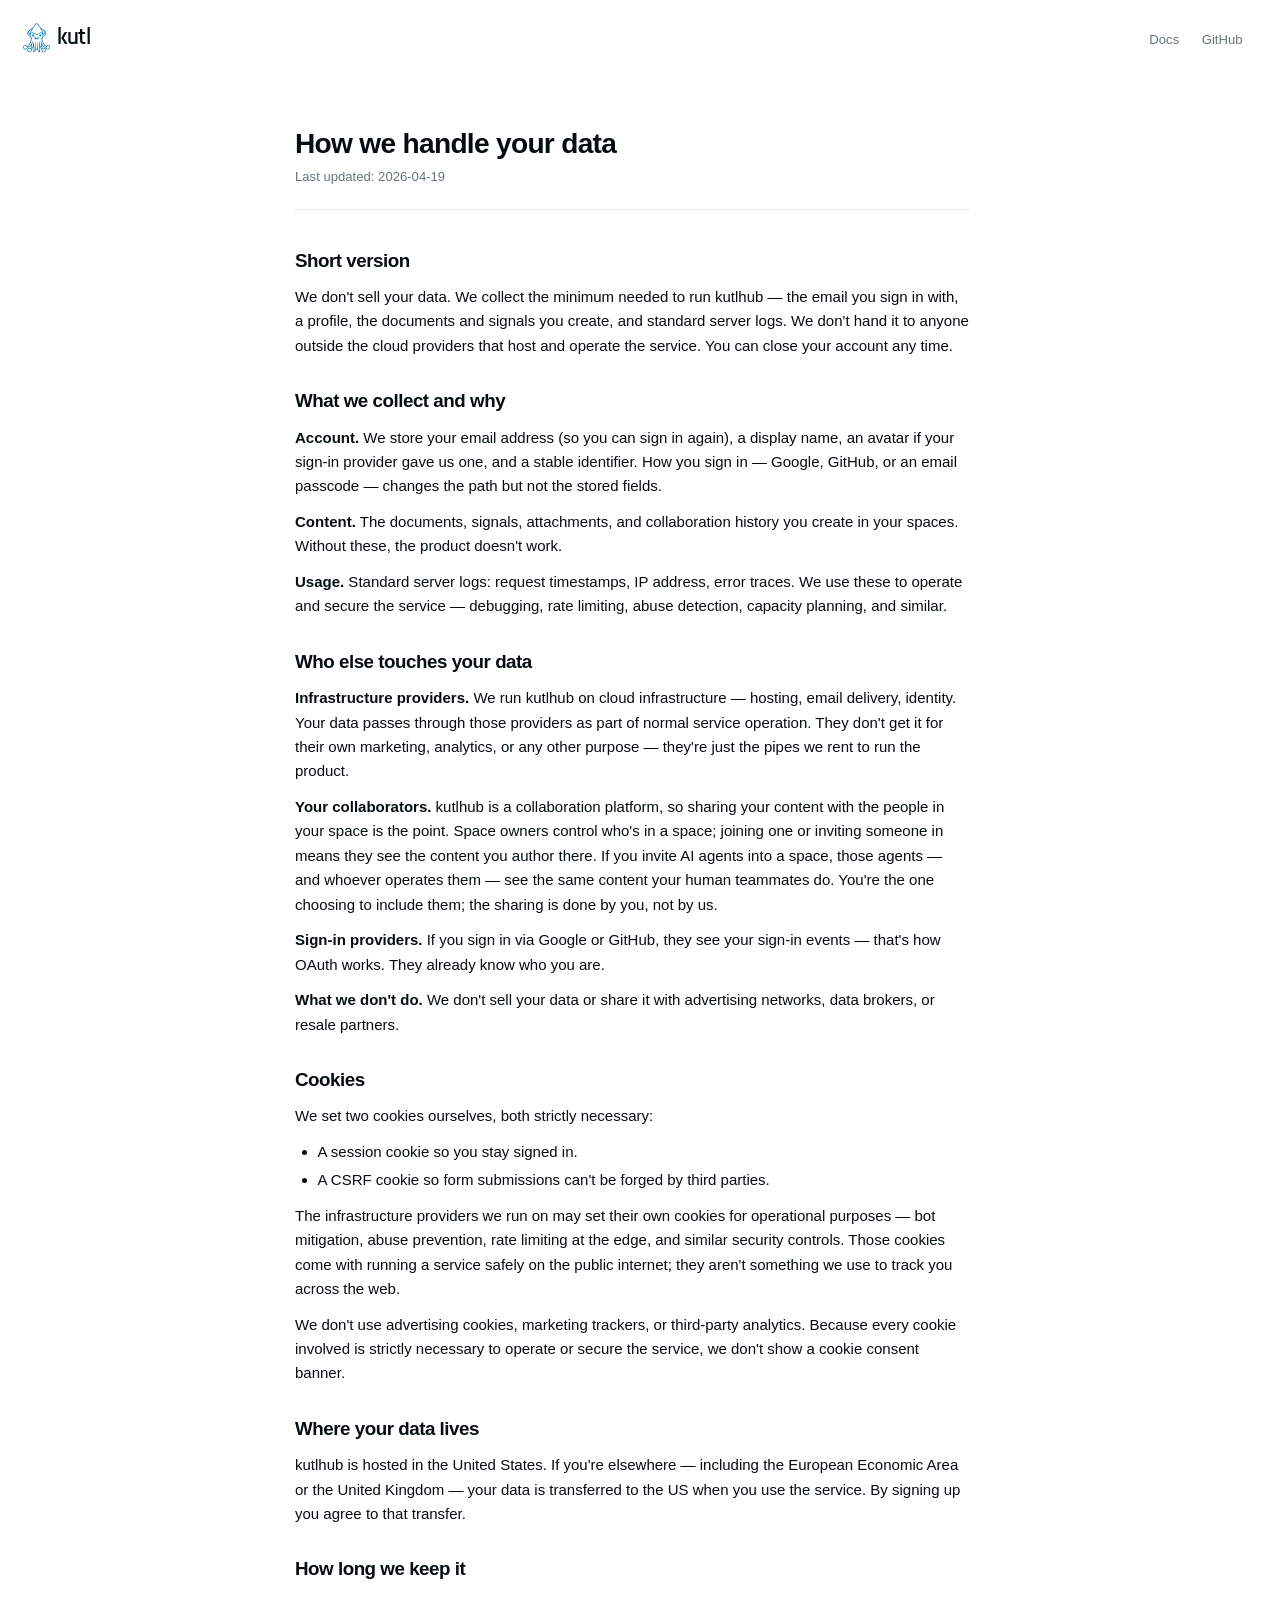
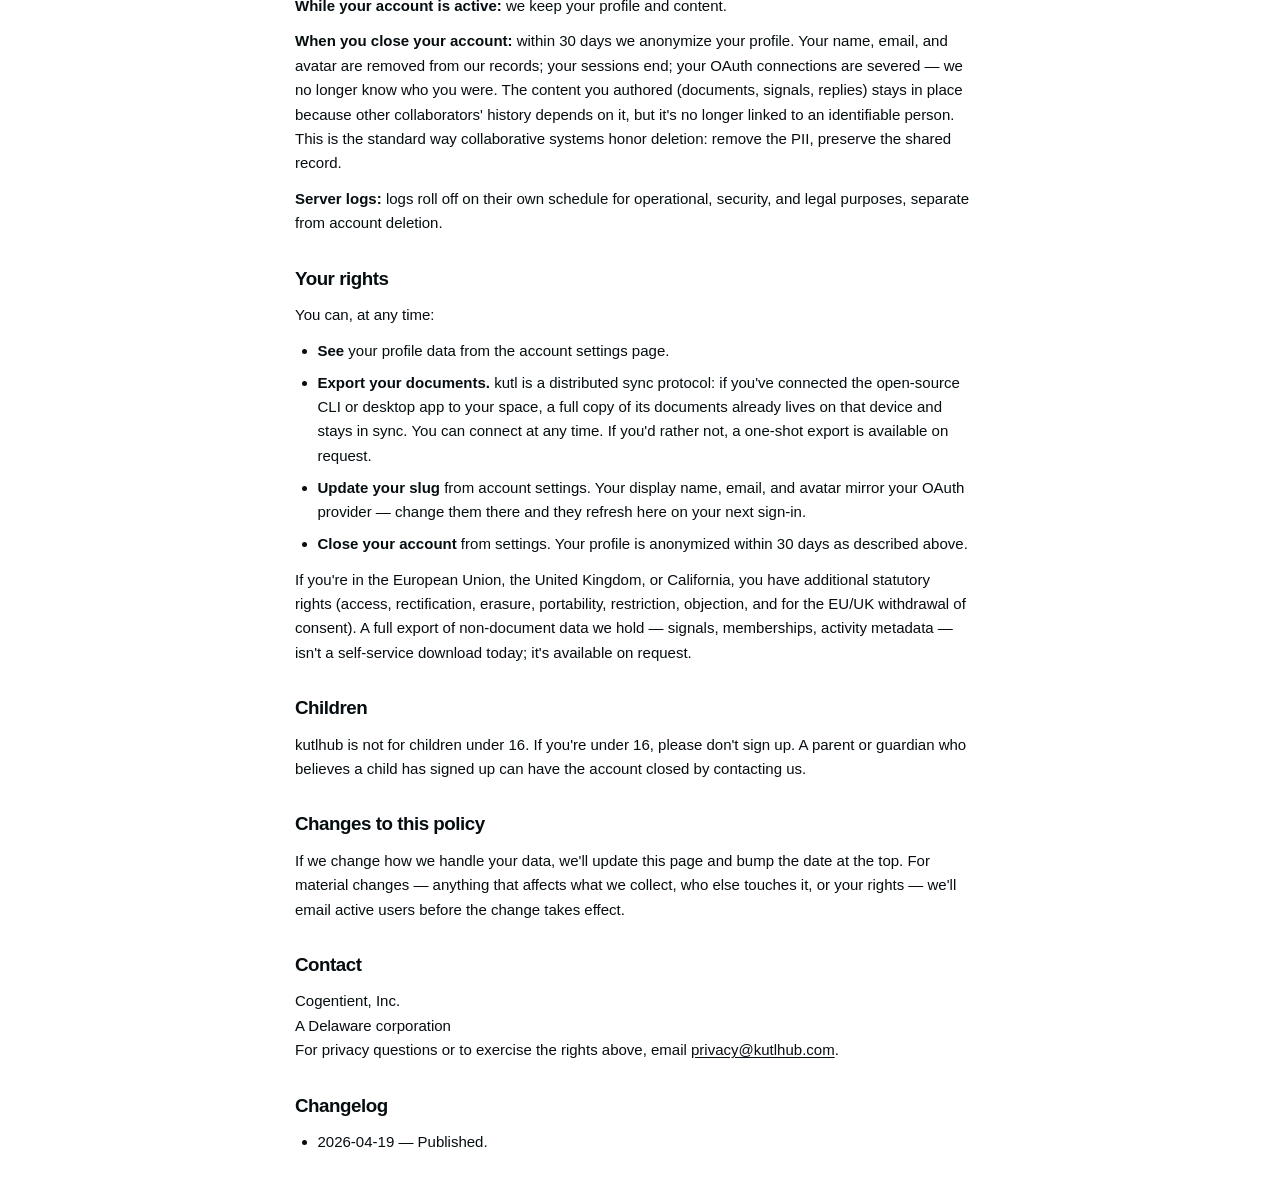
<file: privacy/index.html>
<!doctype html>
<html lang="en">
  <head>
    <meta charset="UTF-8" />
    <meta name="viewport" content="width=device-width, initial-scale=1.0" />
    <link rel="icon" type="image/svg+xml" href="/favicon.svg" />
    <title>Privacy — kutl</title>
    <meta name="description" content="The kutl.io privacy policy." />
    <script>
      (function () {
        // kutl.io follows the system; kutlhub's toggle is an app affordance.
        // No toggle UI, no persisted theme — .dark tracks
        // prefers-color-scheme directly, before first paint (avoids a
        // flash of the wrong theme) and for the life of the page (the
        // change listener catches the OS preference flipping while the
        // tab stays open). Guarded for environments without matchMedia
        // (prerendering runs this template through no browser, but the
        // guard costs nothing and keeps the script inert rather than
        // throwing if it ever is).
        if (typeof matchMedia !== 'function') return;
        var media = matchMedia('(prefers-color-scheme: dark)');
        var apply = function () {
          document.documentElement.classList.toggle('dark', media.matches);
        };
        apply();
        // Legacy Safari (<14) has no MediaQueryList.addEventListener,
        // only the deprecated addListener — feature-checked the same
        // way as the matchMedia guard above, so the live-follow is lost
        // gracefully there instead of throwing after `apply()` already
        // set the correct initial theme.
        if (typeof media.addEventListener === 'function') {
          media.addEventListener('change', apply);
        } else if (typeof media.addListener === 'function') {
          media.addListener(apply);
        }
      })();
    </script>
    <script type="module" crossorigin src="/assets/index-BP-hTzqO.js"></script>
    <link rel="stylesheet" crossorigin href="/assets/index-BFrA3b6R.css">
      <link rel="canonical" href="https://kutl.io/privacy" />
    <meta property="og:type" content="website" />
    <meta property="og:url" content="https://kutl.io/privacy" />
    <meta property="og:title" content="Privacy — kutl" />
    <meta property="og:description" content="The kutl.io privacy policy." />
    <meta property="og:image" content="https://kutl.io/og.png" />
    <meta name="twitter:card" content="summary_large_image" />
    <meta name="twitter:title" content="Privacy — kutl" />
    <meta name="twitter:description" content="The kutl.io privacy policy." />
    <meta name="twitter:image" content="https://kutl.io/og.png" />
  </head>
  <body>
    <div id="root"><div class="min-h-screen bg-background text-foreground"><header class="flex items-center justify-between p-6"><a href="/" data-discover="true"><span class="inline-flex items-center gap-2"><svg xmlns="http://www.w3.org/2000/svg" viewBox="0 0 544 598" fill="currentColor" class="h-8 w-auto text-primary"><g transform="translate(0,598) scale(0.1,-0.1)" stroke="none"><path d="M2630 5911 c-103 -34 -169 -89 -281 -231 -108 -138 -366 -533 -392 -600 -6 -16 -39 -42 -95 -75 -47 -27 -97 -60 -111 -71 -15 -12 -47 -35 -73 -50 -139 -86 -328 -226 -462 -343 -221 -194 -315 -318 -360 -473 -22 -76 -21 -229 1 -294 54 -161 206 -321 388 -409 50 -24 102 -47 116 -50 23 -6 29 -16 44 -73 27 -110 78 -206 145 -276 69 -72 69 -73 45 -231 -51 -320 -176 -671 -319 -895 -110 -173 -280 -339 -413 -402 l-51 -24 -60 46 c-90 70 -165 95 -282 94 -84 -1 -104 -4 -175 -34 -205 -86 -311 -310 -246 -519 39 -125 114 -210 239 -269 124 -59 272 -57 399 5 108 53 212 189 229 299 6 44 6 44 48 44 67 0 183 37 306 98 106 53 123 66 231 172 64 63 133 140 153 170 20 30 36 49 36 43 0 -36 -67 -311 -97 -397 -27 -80 -66 -166 -88 -194 -1 -1 -26 9 -55 22 -74 34 -140 41 -228 22 -138 -29 -245 -108 -300 -221 -45 -92 -55 -145 -49 -241 4 -68 11 -98 36 -148 42 -87 114 -157 208 -203 76 -37 79 -38 193 -38 112 0 118 1 182 34 95 48 171 119 208 195 39 80 57 186 42 259 l-11 52 68 70 c116 120 195 251 261 429 l37 99 7 -104 c3 -57 10 -131 15 -164 5 -33 10 -145 10 -250 1 -153 -3 -208 -19 -284 -22 -106 -60 -196 -107 -259 -52 -67 -43 -92 35 -92 97 1 242 69 336 159 79 75 161 216 197 339 11 37 14 41 28 28 30 -26 100 -56 131 -56 39 0 82 22 108 55 25 31 32 32 32 0 0 -44 58 -183 106 -256 63 -93 153 -175 249 -224 71 -36 84 -39 158 -40 98 0 105 10 59 83 -58 90 -93 171 -112 259 -27 120 -36 315 -21 439 7 55 19 157 28 229 l16 130 18 -65 c19 -68 93 -218 156 -317 20 -32 68 -90 106 -130 l70 -72 1 -123 c1 -148 13 -181 105 -280 46 -50 80 -76 139 -105 76 -38 78 -38 197 -38 118 0 122 1 189 35 74 38 153 110 191 175 74 125 71 330 -4 438 -50 71 -123 135 -196 169 -63 30 -81 33 -176 36 -92 3 -113 1 -158 -19 -28 -12 -53 -20 -55 -18 -2 2 -19 36 -39 74 -46 91 -90 233 -115 370 -11 61 -24 118 -27 128 -13 32 1 18 59 -61 89 -122 216 -232 354 -308 115 -64 228 -104 296 -104 45 0 56 -11 70 -71 13 -56 85 -177 127 -215 101 -89 274 -131 406 -98 131 32 203 82 271 187 106 161 93 378 -30 513 -72 78 -123 110 -224 139 -82 24 -95 25 -167 16 -89 -12 -181 -52 -242 -104 l-39 -34 -57 33 c-143 80 -239 169 -361 331 -81 109 -217 370 -257 493 -55 173 -131 518 -131 595 0 23 13 44 56 89 66 71 128 189 151 287 13 61 18 70 42 76 51 13 127 49 211 100 208 127 320 311 320 523 -1 56 -31 173 -60 231 -79 155 -268 346 -540 544 -42 31 -298 206 -350 240 -146 95 -152 100 -176 146 -21 42 -64 109 -227 354 -102 154 -165 234 -246 316 -111 111 -166 140 -276 145 -44 2 -91 0 -105 -5z m187 -156 c81 -40 171 -144 333 -383 84 -126 212 -325 235 -367 15 -27 46 -79 70 -115 62 -94 203 -335 238 -405 16 -33 46 -89 67 -125 63 -107 148 -341 150 -412 0 -5 -20 7 -45 26 -135 103 -337 123 -524 52 -79 -31 -228 -112 -321 -176 -46 -32 -159 -70 -232 -80 -149 -19 -274 20 -478 150 -147 94 -279 140 -423 148 -88 4 -104 2 -175 -23 -85 -31 -114 -47 -153 -82 l-26 -24 5 53 c2 29 16 84 29 122 26 71 195 409 218 436 7 8 38 60 68 115 30 55 81 142 113 193 32 50 79 125 103 165 103 166 304 471 374 566 87 117 137 160 220 187 51 16 86 11 154 -21z m-1052 -990 c-20 -26 -42 -63 -50 -82 -8 -20 -30 -61 -49 -92 -82 -134 -198 -368 -232 -466 -23 -68 -28 -96 -28 -190 -1 -91 2 -116 17 -139 10 -15 16 -30 13 -34 -21 -20 -160 117 -216 213 -34 58 -35 63 -35 165 0 102 1 107 38 177 50 97 153 208 268 289 52 36 103 74 114 84 11 10 38 28 60 40 22 12 60 36 85 54 25 18 46 32 48 31 2 -2 -13 -24 -33 -50z m2000 -30 c60 -34 253 -176 314 -231 56 -50 114 -136 153 -227 58 -131 40 -252 -54 -383 -31 -44 -139 -134 -160 -134 -6 0 -7 8 -3 18 27 64 37 139 26 209 -13 88 -95 297 -163 418 -28 50 -80 144 -115 209 -35 65 -74 133 -87 150 -41 55 -41 62 -1 30 22 -17 62 -43 90 -59z m639 -570 c82 -128 96 -270 39 -395 -45 -99 -153 -205 -268 -264 -49 -25 -95 -46 -102 -46 -16 0 -22 24 -24 104 l-2 69 49 33 c88 57 198 173 232 244 47 96 62 226 35 296 -12 31 8 11 41 -41z m-3332 -30 c-5 -88 22 -190 71 -274 34 -57 168 -182 223 -209 38 -17 38 -20 27 -134 -3 -38 -11 -68 -16 -68 -6 0 -54 24 -106 54 -136 77 -221 167 -273 287 -53 124 -39 242 43 370 17 27 32 49 33 49 1 0 0 -34 -2 -75z m998 -229 c36 -15 92 -45 125 -66 112 -72 242 -139 321 -167 69 -24 94 -27 199 -27 77 0 143 6 185 16 69 18 199 84 340 173 126 80 190 100 330 100 106 0 119 -2 166 -27 51 -27 107 -86 137 -144 73 -141 75 -427 4 -585 -54 -121 -125 -189 -261 -248 -55 -24 -76 -39 -74 -50 3 -13 19 -17 81 -19 42 -2 77 -4 77 -6 0 -2 9 -69 19 -150 49 -361 215 -784 404 -1031 121 -157 219 -248 338 -317 l106 -61 -13 -26 c-8 -14 -14 -36 -14 -48 0 -17 -6 -23 -22 -23 -98 1 -320 102 -433 198 -141 118 -286 349 -370 587 -19 55 -53 171 -75 258 -52 208 -82 275 -105 236 -7 -10 13 -220 61 -644 13 -121 27 -245 30 -275 8 -71 69 -360 90 -425 18 -54 99 -211 115 -220 5 -4 -5 -24 -23 -46 l-32 -39 -29 27 c-93 88 -212 290 -256 434 -65 211 -91 337 -141 685 -33 228 -51 312 -79 359 -29 50 -36 27 -31 -90 9 -207 4 -710 -9 -845 -7 -74 -24 -225 -37 -334 -34 -284 -29 -438 20 -650 9 -38 15 -71 13 -73 -8 -8 -117 109 -150 160 -95 149 -125 373 -92 690 31 301 45 590 35 725 -21 259 -43 369 -72 360 -10 -4 -15 -64 -19 -244 -4 -131 -12 -288 -18 -349 -17 -152 -60 -487 -71 -560 -6 -33 -10 -112 -10 -174 l0 -115 -51 -48 c-28 -26 -55 -48 -59 -48 -4 0 -27 21 -52 48 l-44 47 -13 170 c-6 94 -16 189 -21 212 -34 148 -80 664 -81 906 0 88 -5 149 -11 153 -19 12 -39 -23 -48 -82 -37 -239 -37 -587 0 -949 37 -369 22 -526 -67 -714 -18 -36 -53 -81 -102 -128 -41 -40 -75 -72 -77 -70 -1 1 12 54 28 117 35 137 48 360 29 500 -26 201 -43 357 -56 540 -16 212 -19 657 -5 785 9 87 1 111 -24 73 -25 -38 -52 -164 -96 -453 -56 -363 -124 -631 -197 -780 -39 -78 -127 -206 -172 -250 l-41 -39 -17 24 c-9 13 -25 32 -35 42 -9 9 -13 20 -8 23 5 3 29 42 53 88 71 129 147 423 167 642 6 66 15 163 21 215 5 52 14 145 19 205 5 61 16 177 25 258 9 81 13 152 10 157 -21 34 -57 -53 -110 -270 -123 -492 -330 -797 -637 -939 -70 -32 -235 -79 -243 -69 -9 13 -24 103 -18 105 43 15 174 106 243 169 93 85 230 247 256 303 10 20 28 54 42 76 43 67 108 206 140 296 17 46 39 107 50 134 28 71 80 308 100 455 l17 124 48 -3 c60 -3 107 7 107 23 0 7 -37 30 -82 51 -187 87 -273 214 -298 438 -25 220 22 405 128 497 67 59 107 70 242 66 97 -3 125 -8 180 -30z m-1463 -2506 c65 -29 145 -115 166 -179 37 -116 15 -230 -60 -303 -78 -76 -121 -93 -233 -93 -83 0 -101 4 -145 27 -79 41 -130 103 -155 189 -25 83 -22 127 14 205 45 97 114 152 217 174 59 12 143 4 196 -20z m4467 4 c64 -22 147 -100 177 -166 31 -71 32 -182 2 -248 -27 -58 -84 -115 -147 -147 -42 -22 -66 -26 -131 -27 -68 -1 -88 3 -137 27 -82 40 -143 112 -169 199 -21 68 -21 71 -4 134 42 155 148 242 296 243 36 1 87 -6 113 -15z m-3639 -539 c86 -41 143 -107 169 -194 21 -71 20 -99 -5 -174 -66 -198 -330 -269 -488 -130 -120 105 -145 262 -61 392 81 126 247 172 385 106z m2843 1 c48 -25 121 -103 146 -156 28 -61 29 -189 2 -240 -34 -63 -95 -127 -144 -151 -38 -19 -64 -23 -137 -23 -79 -1 -96 2 -141 26 -28 15 -72 50 -97 78 -106 118 -103 276 9 400 65 72 116 90 239 87 62 -2 100 -9 123 -21z"></path><path d="M1905 3656 c-43 -18 -93 -79 -101 -121 -3 -20 -4 -63 -2 -97 4 -57 7 -64 49 -103 61 -57 125 -73 203 -51 163 48 195 248 57 354 -38 29 -49 32 -109 32 -37 -1 -81 -7 -97 -14z"></path><path d="M3352 3653 c-41 -20 -91 -82 -104 -130 -5 -20 -7 -60 -3 -90 5 -44 13 -60 43 -89 70 -68 130 -85 217 -59 72 21 120 69 134 137 22 99 -29 206 -112 237 -42 16 -137 13 -175 -6z"></path><path d="M2256 3117 c-48 -35 1 -146 110 -252 97 -94 188 -136 313 -143 159 -9 279 37 397 153 80 80 128 162 122 212 -4 37 -38 41 -109 12 -165 -65 -205 -73 -369 -73 -151 1 -158 2 -270 38 -63 20 -125 44 -137 52 -27 17 -34 17 -57 1z m504 -214 c80 3 156 8 170 12 24 7 24 7 5 -8 -11 -8 -45 -27 -75 -43 -49 -26 -65 -29 -150 -29 -92 0 -98 2 -153 35 -31 19 -57 37 -57 41 0 3 26 2 58 -3 31 -5 122 -7 202 -5z"></path></g></svg><span class="font-logo font-semibold tracking-tight text-2xl">kutl</span></span></a><nav class="flex items-center gap-6 text-sm"><a class="text-muted-foreground transition-colors hover:text-foreground" href="/docs" data-discover="true">Docs</a><a href="https://github.com/kutl-io" class="text-muted-foreground transition-colors hover:text-foreground">GitHub</a></nav></header><main><article class="mx-auto max-w-3xl px-6 py-12 text-base leading-relaxed"><header class="mb-10 border-b border-border pb-6"><h1 class="text-3xl font-bold tracking-tight">How we handle your data</h1><p class="mt-2 text-sm text-muted-foreground">Last updated: <!-- -->2026-04-19</p></header><div class="space-y-8"><section class="space-y-3"><h2 class="text-xl font-semibold tracking-tight">Short version</h2><p>We don&#x27;t sell your data. We collect the minimum needed to run kutlhub — the email you sign in with, a profile, the documents and signals you create, and standard server logs. We don&#x27;t hand it to anyone outside the cloud providers that host and operate the service. You can close your account any time.</p></section><section class="space-y-3"><h2 class="text-xl font-semibold tracking-tight">What we collect and why</h2><p><strong>Account.</strong> We store your email address (so you can sign in again), a display name, an avatar if your sign-in provider gave us one, and a stable identifier. How you sign in — Google, GitHub, or an email passcode — changes the path but not the stored fields.</p><p><strong>Content.</strong> The documents, signals, attachments, and collaboration history you create in your spaces. Without these, the product doesn&#x27;t work.</p><p><strong>Usage.</strong> Standard server logs: request timestamps, IP address, error traces. We use these to operate and secure the service — debugging, rate limiting, abuse detection, capacity planning, and similar.</p></section><section class="space-y-3"><h2 class="text-xl font-semibold tracking-tight">Who else touches your data</h2><p><strong>Infrastructure providers.</strong> We run kutlhub on cloud infrastructure — hosting, email delivery, identity. Your data passes through those providers as part of normal service operation. They don&#x27;t get it for their own marketing, analytics, or any other purpose — they&#x27;re just the pipes we rent to run the product.</p><p><strong>Your collaborators.</strong> kutlhub is a collaboration platform, so sharing your content with the people in your space is the point. Space owners control who&#x27;s in a space; joining one or inviting someone in means they see the content you author there. If you invite AI agents into a space, those agents — and whoever operates them — see the same content your human teammates do. You&#x27;re the one choosing to include them; the sharing is done by you, not by us.</p><p><strong>Sign-in providers.</strong> If you sign in via Google or GitHub, they see your sign-in events — that&#x27;s how OAuth works. They already know who you are.</p><p><strong>What we don&#x27;t do.</strong> We don&#x27;t sell your data or share it with advertising networks, data brokers, or resale partners.</p></section><section class="space-y-3"><h2 class="text-xl font-semibold tracking-tight">Cookies</h2><p>We set two cookies ourselves, both strictly necessary:</p><ul class="list-disc space-y-1 pl-6"><li>A session cookie so you stay signed in.</li><li>A CSRF cookie so form submissions can&#x27;t be forged by third parties.</li></ul><p>The infrastructure providers we run on may set their own cookies for operational purposes — bot mitigation, abuse prevention, rate limiting at the edge, and similar security controls. Those cookies come with running a service safely on the public internet; they aren&#x27;t something we use to track you across the web.</p><p>We don&#x27;t use advertising cookies, marketing trackers, or third-party analytics. Because every cookie involved is strictly necessary to operate or secure the service, we don&#x27;t show a cookie consent banner.</p></section><section class="space-y-3"><h2 class="text-xl font-semibold tracking-tight">Where your data lives</h2><p>kutlhub is hosted in the United States. If you&#x27;re elsewhere — including the European Economic Area or the United Kingdom — your data is transferred to the US when you use the service. By signing up you agree to that transfer.</p></section><section class="space-y-3"><h2 class="text-xl font-semibold tracking-tight">How long we keep it</h2><p><strong>While your account is active:</strong> we keep your profile and content.</p><p><strong>When you close your account:</strong> within 30 days we anonymize your profile. Your name, email, and avatar are removed from our records; your sessions end; your OAuth connections are severed — we no longer know who you were. The content you authored (documents, signals, replies) stays in place because other collaborators&#x27; history depends on it, but it&#x27;s no longer linked to an identifiable person. This is the standard way collaborative systems honor deletion: remove the PII, preserve the shared record.</p><p><strong>Server logs:</strong> logs roll off on their own schedule for operational, security, and legal purposes, separate from account deletion.</p></section><section class="space-y-3"><h2 class="text-xl font-semibold tracking-tight">Your rights</h2><p>You can, at any time:</p><ul class="list-disc space-y-2 pl-6"><li><strong>See</strong> your profile data from the account settings page.</li><li><strong>Export your documents.</strong> kutl is a distributed sync protocol: if you&#x27;ve connected the open-source CLI or desktop app to your space, a full copy of its documents already lives on that device and stays in sync. You can connect at any time. If you&#x27;d rather not, a one-shot export is available on request.</li><li><strong>Update your slug</strong> from account settings. Your display name, email, and avatar mirror your OAuth provider — change them there and they refresh here on your next sign-in.</li><li><strong>Close your account</strong> from settings. Your profile is anonymized within 30 days as described above.</li></ul><p>If you&#x27;re in the European Union, the United Kingdom, or California, you have additional statutory rights (access, rectification, erasure, portability, restriction, objection, and for the EU/UK withdrawal of consent). A full export of non-document data we hold — signals, memberships, activity metadata — isn&#x27;t a self-service download today; it&#x27;s available on request.</p></section><section class="space-y-3"><h2 class="text-xl font-semibold tracking-tight">Children</h2><p>kutlhub is not for children under 16. If you&#x27;re under 16, please don&#x27;t sign up. A parent or guardian who believes a child has signed up can have the account closed by contacting us.</p></section><section class="space-y-3"><h2 class="text-xl font-semibold tracking-tight">Changes to this policy</h2><p>If we change how we handle your data, we&#x27;ll update this page and bump the date at the top. For material changes — anything that affects what we collect, who else touches it, or your rights — we&#x27;ll email active users before the change takes effect.</p></section><section class="space-y-3"><h2 class="text-xl font-semibold tracking-tight">Contact</h2><p>Cogentient, Inc.<br/>A Delaware corporation<br/>For privacy questions or to exercise the rights above, email<!-- --> <a href="mailto:privacy@kutlhub.com" class="underline underline-offset-2">privacy@kutlhub.com</a>.</p></section><section class="space-y-3"><h2 class="text-xl font-semibold tracking-tight">Changelog</h2><ul class="list-disc space-y-1 pl-6"><li>2026-04-19 — Published.</li></ul></section></div></article></main></div></div>
  </body>
</html>
</file>
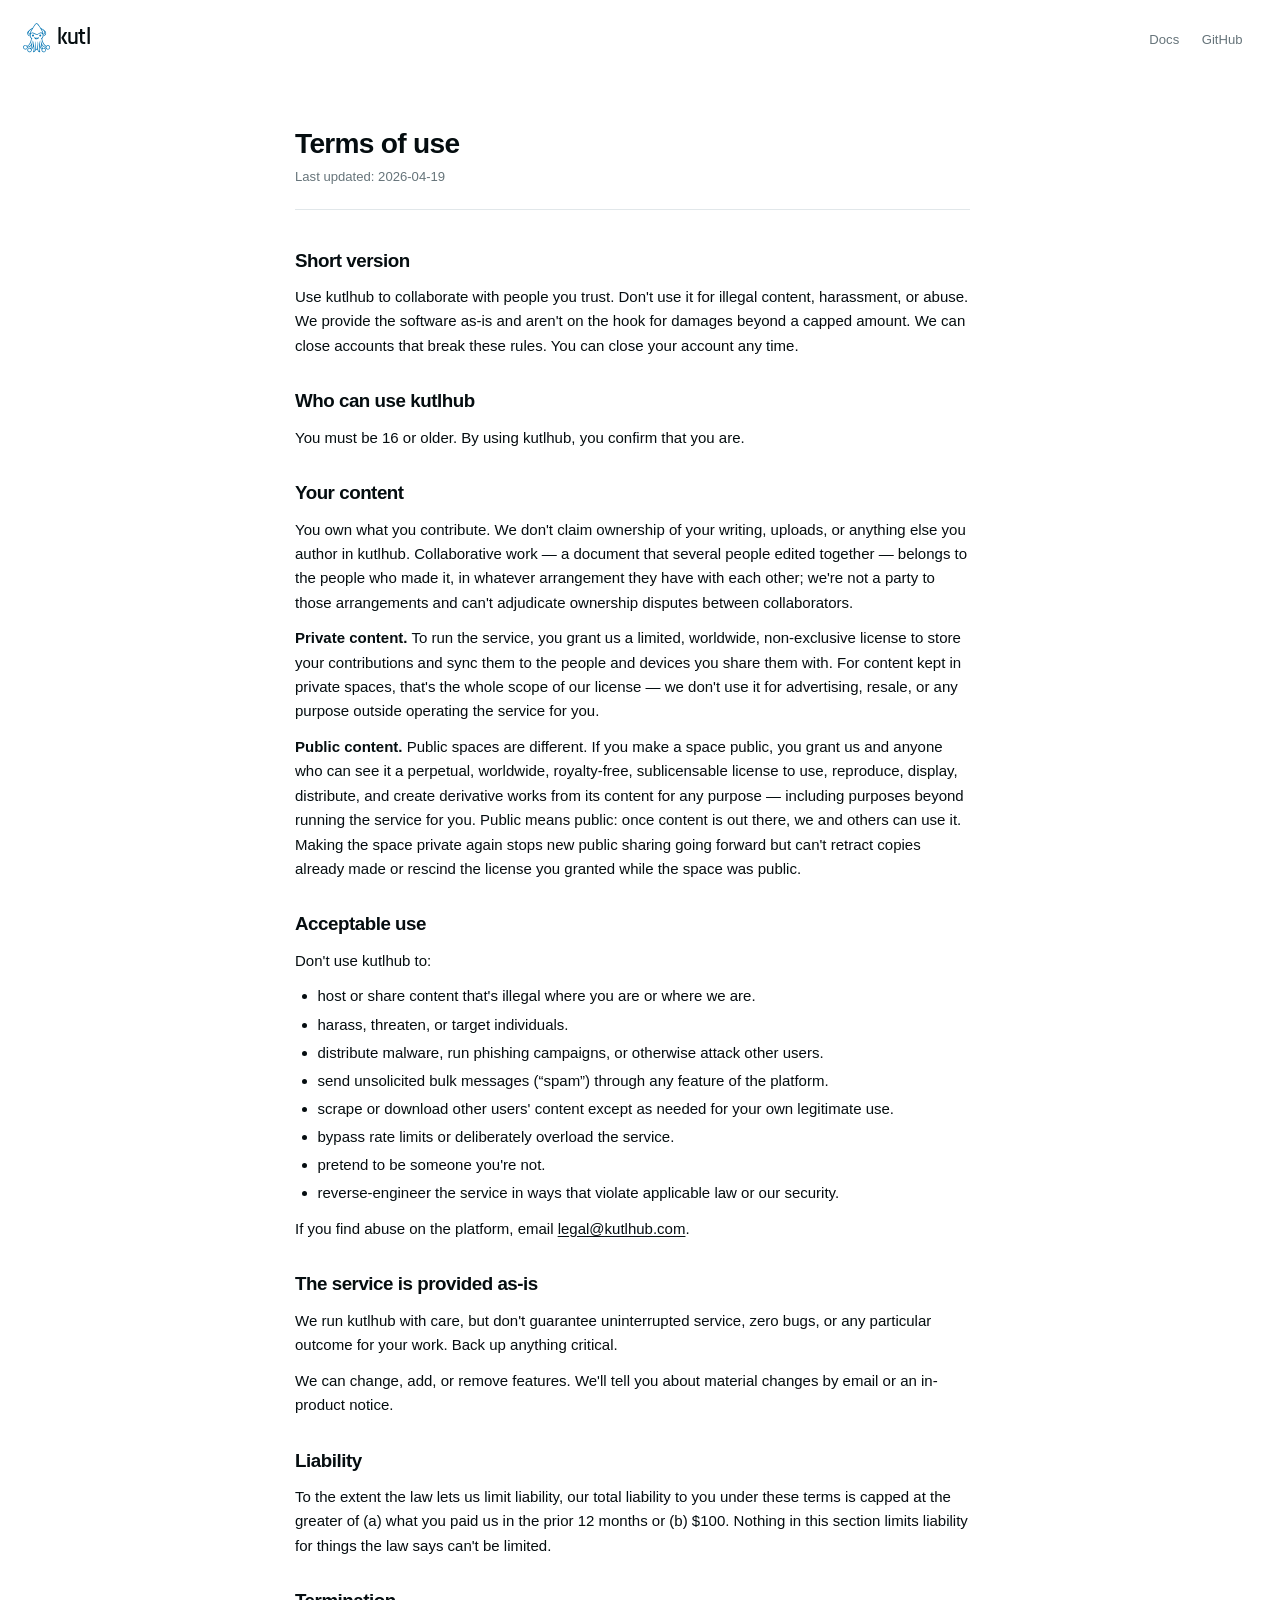
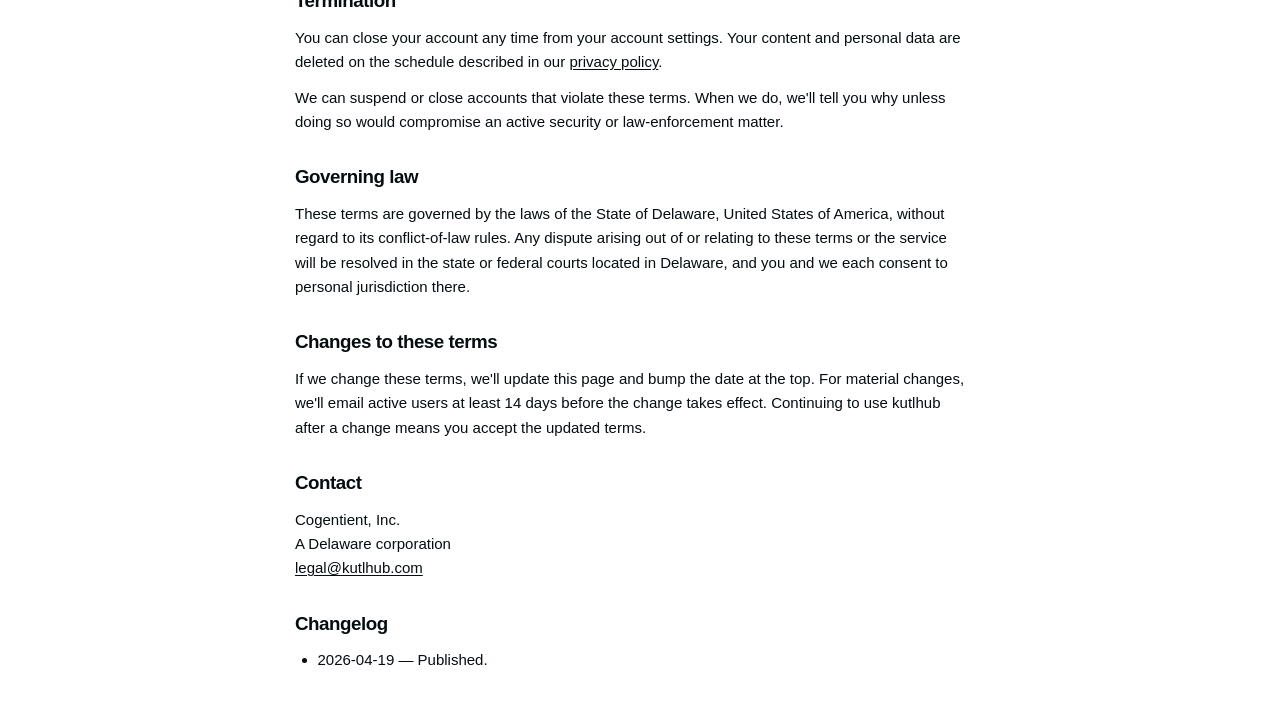
<file: terms/index.html>
<!doctype html>
<html lang="en">
  <head>
    <meta charset="UTF-8" />
    <meta name="viewport" content="width=device-width, initial-scale=1.0" />
    <link rel="icon" type="image/svg+xml" href="/favicon.svg" />
    <title>Terms — kutl</title>
    <meta name="description" content="The kutl.io terms of service." />
    <script>
      (function () {
        // kutl.io follows the system; kutlhub's toggle is an app affordance.
        // No toggle UI, no persisted theme — .dark tracks
        // prefers-color-scheme directly, before first paint (avoids a
        // flash of the wrong theme) and for the life of the page (the
        // change listener catches the OS preference flipping while the
        // tab stays open). Guarded for environments without matchMedia
        // (prerendering runs this template through no browser, but the
        // guard costs nothing and keeps the script inert rather than
        // throwing if it ever is).
        if (typeof matchMedia !== 'function') return;
        var media = matchMedia('(prefers-color-scheme: dark)');
        var apply = function () {
          document.documentElement.classList.toggle('dark', media.matches);
        };
        apply();
        // Legacy Safari (<14) has no MediaQueryList.addEventListener,
        // only the deprecated addListener — feature-checked the same
        // way as the matchMedia guard above, so the live-follow is lost
        // gracefully there instead of throwing after `apply()` already
        // set the correct initial theme.
        if (typeof media.addEventListener === 'function') {
          media.addEventListener('change', apply);
        } else if (typeof media.addListener === 'function') {
          media.addListener(apply);
        }
      })();
    </script>
    <script type="module" crossorigin src="/assets/index-BP-hTzqO.js"></script>
    <link rel="stylesheet" crossorigin href="/assets/index-BFrA3b6R.css">
      <link rel="canonical" href="https://kutl.io/terms" />
    <meta property="og:type" content="website" />
    <meta property="og:url" content="https://kutl.io/terms" />
    <meta property="og:title" content="Terms — kutl" />
    <meta property="og:description" content="The kutl.io terms of service." />
    <meta property="og:image" content="https://kutl.io/og.png" />
    <meta name="twitter:card" content="summary_large_image" />
    <meta name="twitter:title" content="Terms — kutl" />
    <meta name="twitter:description" content="The kutl.io terms of service." />
    <meta name="twitter:image" content="https://kutl.io/og.png" />
  </head>
  <body>
    <div id="root"><div class="min-h-screen bg-background text-foreground"><header class="flex items-center justify-between p-6"><a href="/" data-discover="true"><span class="inline-flex items-center gap-2"><svg xmlns="http://www.w3.org/2000/svg" viewBox="0 0 544 598" fill="currentColor" class="h-8 w-auto text-primary"><g transform="translate(0,598) scale(0.1,-0.1)" stroke="none"><path d="M2630 5911 c-103 -34 -169 -89 -281 -231 -108 -138 -366 -533 -392 -600 -6 -16 -39 -42 -95 -75 -47 -27 -97 -60 -111 -71 -15 -12 -47 -35 -73 -50 -139 -86 -328 -226 -462 -343 -221 -194 -315 -318 -360 -473 -22 -76 -21 -229 1 -294 54 -161 206 -321 388 -409 50 -24 102 -47 116 -50 23 -6 29 -16 44 -73 27 -110 78 -206 145 -276 69 -72 69 -73 45 -231 -51 -320 -176 -671 -319 -895 -110 -173 -280 -339 -413 -402 l-51 -24 -60 46 c-90 70 -165 95 -282 94 -84 -1 -104 -4 -175 -34 -205 -86 -311 -310 -246 -519 39 -125 114 -210 239 -269 124 -59 272 -57 399 5 108 53 212 189 229 299 6 44 6 44 48 44 67 0 183 37 306 98 106 53 123 66 231 172 64 63 133 140 153 170 20 30 36 49 36 43 0 -36 -67 -311 -97 -397 -27 -80 -66 -166 -88 -194 -1 -1 -26 9 -55 22 -74 34 -140 41 -228 22 -138 -29 -245 -108 -300 -221 -45 -92 -55 -145 -49 -241 4 -68 11 -98 36 -148 42 -87 114 -157 208 -203 76 -37 79 -38 193 -38 112 0 118 1 182 34 95 48 171 119 208 195 39 80 57 186 42 259 l-11 52 68 70 c116 120 195 251 261 429 l37 99 7 -104 c3 -57 10 -131 15 -164 5 -33 10 -145 10 -250 1 -153 -3 -208 -19 -284 -22 -106 -60 -196 -107 -259 -52 -67 -43 -92 35 -92 97 1 242 69 336 159 79 75 161 216 197 339 11 37 14 41 28 28 30 -26 100 -56 131 -56 39 0 82 22 108 55 25 31 32 32 32 0 0 -44 58 -183 106 -256 63 -93 153 -175 249 -224 71 -36 84 -39 158 -40 98 0 105 10 59 83 -58 90 -93 171 -112 259 -27 120 -36 315 -21 439 7 55 19 157 28 229 l16 130 18 -65 c19 -68 93 -218 156 -317 20 -32 68 -90 106 -130 l70 -72 1 -123 c1 -148 13 -181 105 -280 46 -50 80 -76 139 -105 76 -38 78 -38 197 -38 118 0 122 1 189 35 74 38 153 110 191 175 74 125 71 330 -4 438 -50 71 -123 135 -196 169 -63 30 -81 33 -176 36 -92 3 -113 1 -158 -19 -28 -12 -53 -20 -55 -18 -2 2 -19 36 -39 74 -46 91 -90 233 -115 370 -11 61 -24 118 -27 128 -13 32 1 18 59 -61 89 -122 216 -232 354 -308 115 -64 228 -104 296 -104 45 0 56 -11 70 -71 13 -56 85 -177 127 -215 101 -89 274 -131 406 -98 131 32 203 82 271 187 106 161 93 378 -30 513 -72 78 -123 110 -224 139 -82 24 -95 25 -167 16 -89 -12 -181 -52 -242 -104 l-39 -34 -57 33 c-143 80 -239 169 -361 331 -81 109 -217 370 -257 493 -55 173 -131 518 -131 595 0 23 13 44 56 89 66 71 128 189 151 287 13 61 18 70 42 76 51 13 127 49 211 100 208 127 320 311 320 523 -1 56 -31 173 -60 231 -79 155 -268 346 -540 544 -42 31 -298 206 -350 240 -146 95 -152 100 -176 146 -21 42 -64 109 -227 354 -102 154 -165 234 -246 316 -111 111 -166 140 -276 145 -44 2 -91 0 -105 -5z m187 -156 c81 -40 171 -144 333 -383 84 -126 212 -325 235 -367 15 -27 46 -79 70 -115 62 -94 203 -335 238 -405 16 -33 46 -89 67 -125 63 -107 148 -341 150 -412 0 -5 -20 7 -45 26 -135 103 -337 123 -524 52 -79 -31 -228 -112 -321 -176 -46 -32 -159 -70 -232 -80 -149 -19 -274 20 -478 150 -147 94 -279 140 -423 148 -88 4 -104 2 -175 -23 -85 -31 -114 -47 -153 -82 l-26 -24 5 53 c2 29 16 84 29 122 26 71 195 409 218 436 7 8 38 60 68 115 30 55 81 142 113 193 32 50 79 125 103 165 103 166 304 471 374 566 87 117 137 160 220 187 51 16 86 11 154 -21z m-1052 -990 c-20 -26 -42 -63 -50 -82 -8 -20 -30 -61 -49 -92 -82 -134 -198 -368 -232 -466 -23 -68 -28 -96 -28 -190 -1 -91 2 -116 17 -139 10 -15 16 -30 13 -34 -21 -20 -160 117 -216 213 -34 58 -35 63 -35 165 0 102 1 107 38 177 50 97 153 208 268 289 52 36 103 74 114 84 11 10 38 28 60 40 22 12 60 36 85 54 25 18 46 32 48 31 2 -2 -13 -24 -33 -50z m2000 -30 c60 -34 253 -176 314 -231 56 -50 114 -136 153 -227 58 -131 40 -252 -54 -383 -31 -44 -139 -134 -160 -134 -6 0 -7 8 -3 18 27 64 37 139 26 209 -13 88 -95 297 -163 418 -28 50 -80 144 -115 209 -35 65 -74 133 -87 150 -41 55 -41 62 -1 30 22 -17 62 -43 90 -59z m639 -570 c82 -128 96 -270 39 -395 -45 -99 -153 -205 -268 -264 -49 -25 -95 -46 -102 -46 -16 0 -22 24 -24 104 l-2 69 49 33 c88 57 198 173 232 244 47 96 62 226 35 296 -12 31 8 11 41 -41z m-3332 -30 c-5 -88 22 -190 71 -274 34 -57 168 -182 223 -209 38 -17 38 -20 27 -134 -3 -38 -11 -68 -16 -68 -6 0 -54 24 -106 54 -136 77 -221 167 -273 287 -53 124 -39 242 43 370 17 27 32 49 33 49 1 0 0 -34 -2 -75z m998 -229 c36 -15 92 -45 125 -66 112 -72 242 -139 321 -167 69 -24 94 -27 199 -27 77 0 143 6 185 16 69 18 199 84 340 173 126 80 190 100 330 100 106 0 119 -2 166 -27 51 -27 107 -86 137 -144 73 -141 75 -427 4 -585 -54 -121 -125 -189 -261 -248 -55 -24 -76 -39 -74 -50 3 -13 19 -17 81 -19 42 -2 77 -4 77 -6 0 -2 9 -69 19 -150 49 -361 215 -784 404 -1031 121 -157 219 -248 338 -317 l106 -61 -13 -26 c-8 -14 -14 -36 -14 -48 0 -17 -6 -23 -22 -23 -98 1 -320 102 -433 198 -141 118 -286 349 -370 587 -19 55 -53 171 -75 258 -52 208 -82 275 -105 236 -7 -10 13 -220 61 -644 13 -121 27 -245 30 -275 8 -71 69 -360 90 -425 18 -54 99 -211 115 -220 5 -4 -5 -24 -23 -46 l-32 -39 -29 27 c-93 88 -212 290 -256 434 -65 211 -91 337 -141 685 -33 228 -51 312 -79 359 -29 50 -36 27 -31 -90 9 -207 4 -710 -9 -845 -7 -74 -24 -225 -37 -334 -34 -284 -29 -438 20 -650 9 -38 15 -71 13 -73 -8 -8 -117 109 -150 160 -95 149 -125 373 -92 690 31 301 45 590 35 725 -21 259 -43 369 -72 360 -10 -4 -15 -64 -19 -244 -4 -131 -12 -288 -18 -349 -17 -152 -60 -487 -71 -560 -6 -33 -10 -112 -10 -174 l0 -115 -51 -48 c-28 -26 -55 -48 -59 -48 -4 0 -27 21 -52 48 l-44 47 -13 170 c-6 94 -16 189 -21 212 -34 148 -80 664 -81 906 0 88 -5 149 -11 153 -19 12 -39 -23 -48 -82 -37 -239 -37 -587 0 -949 37 -369 22 -526 -67 -714 -18 -36 -53 -81 -102 -128 -41 -40 -75 -72 -77 -70 -1 1 12 54 28 117 35 137 48 360 29 500 -26 201 -43 357 -56 540 -16 212 -19 657 -5 785 9 87 1 111 -24 73 -25 -38 -52 -164 -96 -453 -56 -363 -124 -631 -197 -780 -39 -78 -127 -206 -172 -250 l-41 -39 -17 24 c-9 13 -25 32 -35 42 -9 9 -13 20 -8 23 5 3 29 42 53 88 71 129 147 423 167 642 6 66 15 163 21 215 5 52 14 145 19 205 5 61 16 177 25 258 9 81 13 152 10 157 -21 34 -57 -53 -110 -270 -123 -492 -330 -797 -637 -939 -70 -32 -235 -79 -243 -69 -9 13 -24 103 -18 105 43 15 174 106 243 169 93 85 230 247 256 303 10 20 28 54 42 76 43 67 108 206 140 296 17 46 39 107 50 134 28 71 80 308 100 455 l17 124 48 -3 c60 -3 107 7 107 23 0 7 -37 30 -82 51 -187 87 -273 214 -298 438 -25 220 22 405 128 497 67 59 107 70 242 66 97 -3 125 -8 180 -30z m-1463 -2506 c65 -29 145 -115 166 -179 37 -116 15 -230 -60 -303 -78 -76 -121 -93 -233 -93 -83 0 -101 4 -145 27 -79 41 -130 103 -155 189 -25 83 -22 127 14 205 45 97 114 152 217 174 59 12 143 4 196 -20z m4467 4 c64 -22 147 -100 177 -166 31 -71 32 -182 2 -248 -27 -58 -84 -115 -147 -147 -42 -22 -66 -26 -131 -27 -68 -1 -88 3 -137 27 -82 40 -143 112 -169 199 -21 68 -21 71 -4 134 42 155 148 242 296 243 36 1 87 -6 113 -15z m-3639 -539 c86 -41 143 -107 169 -194 21 -71 20 -99 -5 -174 -66 -198 -330 -269 -488 -130 -120 105 -145 262 -61 392 81 126 247 172 385 106z m2843 1 c48 -25 121 -103 146 -156 28 -61 29 -189 2 -240 -34 -63 -95 -127 -144 -151 -38 -19 -64 -23 -137 -23 -79 -1 -96 2 -141 26 -28 15 -72 50 -97 78 -106 118 -103 276 9 400 65 72 116 90 239 87 62 -2 100 -9 123 -21z"></path><path d="M1905 3656 c-43 -18 -93 -79 -101 -121 -3 -20 -4 -63 -2 -97 4 -57 7 -64 49 -103 61 -57 125 -73 203 -51 163 48 195 248 57 354 -38 29 -49 32 -109 32 -37 -1 -81 -7 -97 -14z"></path><path d="M3352 3653 c-41 -20 -91 -82 -104 -130 -5 -20 -7 -60 -3 -90 5 -44 13 -60 43 -89 70 -68 130 -85 217 -59 72 21 120 69 134 137 22 99 -29 206 -112 237 -42 16 -137 13 -175 -6z"></path><path d="M2256 3117 c-48 -35 1 -146 110 -252 97 -94 188 -136 313 -143 159 -9 279 37 397 153 80 80 128 162 122 212 -4 37 -38 41 -109 12 -165 -65 -205 -73 -369 -73 -151 1 -158 2 -270 38 -63 20 -125 44 -137 52 -27 17 -34 17 -57 1z m504 -214 c80 3 156 8 170 12 24 7 24 7 5 -8 -11 -8 -45 -27 -75 -43 -49 -26 -65 -29 -150 -29 -92 0 -98 2 -153 35 -31 19 -57 37 -57 41 0 3 26 2 58 -3 31 -5 122 -7 202 -5z"></path></g></svg><span class="font-logo font-semibold tracking-tight text-2xl">kutl</span></span></a><nav class="flex items-center gap-6 text-sm"><a class="text-muted-foreground transition-colors hover:text-foreground" href="/docs" data-discover="true">Docs</a><a href="https://github.com/kutl-io" class="text-muted-foreground transition-colors hover:text-foreground">GitHub</a></nav></header><main><article class="mx-auto max-w-3xl px-6 py-12 text-base leading-relaxed"><header class="mb-10 border-b border-border pb-6"><h1 class="text-3xl font-bold tracking-tight">Terms of use</h1><p class="mt-2 text-sm text-muted-foreground">Last updated: <!-- -->2026-04-19</p></header><div class="space-y-8"><section class="space-y-3"><h2 class="text-xl font-semibold tracking-tight">Short version</h2><p>Use kutlhub to collaborate with people you trust. Don&#x27;t use it for illegal content, harassment, or abuse. We provide the software as-is and aren&#x27;t on the hook for damages beyond a capped amount. We can close accounts that break these rules. You can close your account any time.</p></section><section class="space-y-3"><h2 class="text-xl font-semibold tracking-tight">Who can use kutlhub</h2><p>You must be 16 or older. By using kutlhub, you confirm that you are.</p></section><section class="space-y-3"><h2 class="text-xl font-semibold tracking-tight">Your content</h2><p>You own what you contribute. We don&#x27;t claim ownership of your writing, uploads, or anything else you author in kutlhub. Collaborative work — a document that several people edited together — belongs to the people who made it, in whatever arrangement they have with each other; we&#x27;re not a party to those arrangements and can&#x27;t adjudicate ownership disputes between collaborators.</p><p><strong>Private content.</strong> To run the service, you grant us a limited, worldwide, non-exclusive license to store your contributions and sync them to the people and devices you share them with. For content kept in private spaces, that&#x27;s the whole scope of our license — we don&#x27;t use it for advertising, resale, or any purpose outside operating the service for you.</p><p><strong>Public content.</strong> Public spaces are different. If you make a space public, you grant us and anyone who can see it a perpetual, worldwide, royalty-free, sublicensable license to use, reproduce, display, distribute, and create derivative works from its content for any purpose — including purposes beyond running the service for you. Public means public: once content is out there, we and others can use it. Making the space private again stops new public sharing going forward but can&#x27;t retract copies already made or rescind the license you granted while the space was public.</p></section><section class="space-y-3"><h2 class="text-xl font-semibold tracking-tight">Acceptable use</h2><p>Don&#x27;t use kutlhub to:</p><ul class="list-disc space-y-1 pl-6"><li>host or share content that&#x27;s illegal where you are or where we are.</li><li>harass, threaten, or target individuals.</li><li>distribute malware, run phishing campaigns, or otherwise attack other users.</li><li>send unsolicited bulk messages (“spam”) through any feature of the platform.</li><li>scrape or download other users&#x27; content except as needed for your own legitimate use.</li><li>bypass rate limits or deliberately overload the service.</li><li>pretend to be someone you&#x27;re not.</li><li>reverse-engineer the service in ways that violate applicable law or our security.</li></ul><p>If you find abuse on the platform, email<!-- --> <a href="mailto:legal@kutlhub.com" class="underline underline-offset-2">legal@kutlhub.com</a>.</p></section><section class="space-y-3"><h2 class="text-xl font-semibold tracking-tight">The service is provided as-is</h2><p>We run kutlhub with care, but don&#x27;t guarantee uninterrupted service, zero bugs, or any particular outcome for your work. Back up anything critical.</p><p>We can change, add, or remove features. We&#x27;ll tell you about material changes by email or an in-product notice.</p></section><section class="space-y-3"><h2 class="text-xl font-semibold tracking-tight">Liability</h2><p>To the extent the law lets us limit liability, our total liability to you under these terms is capped at the greater of (a) what you paid us in the prior 12 months or (b) $100. Nothing in this section limits liability for things the law says can&#x27;t be limited.</p></section><section class="space-y-3"><h2 class="text-xl font-semibold tracking-tight">Termination</h2><p>You can close your account any time from your account settings. Your content and personal data are deleted on the schedule described in our<!-- --> <a href="/privacy" class="underline underline-offset-2">privacy policy</a>.</p><p>We can suspend or close accounts that violate these terms. When we do, we&#x27;ll tell you why unless doing so would compromise an active security or law-enforcement matter.</p></section><section class="space-y-3"><h2 class="text-xl font-semibold tracking-tight">Governing law</h2><p>These terms are governed by the laws of the State of Delaware, United States of America, without regard to its conflict-of-law rules. Any dispute arising out of or relating to these terms or the service will be resolved in the state or federal courts located in Delaware, and you and we each consent to personal jurisdiction there.</p></section><section class="space-y-3"><h2 class="text-xl font-semibold tracking-tight">Changes to these terms</h2><p>If we change these terms, we&#x27;ll update this page and bump the date at the top. For material changes, we&#x27;ll email active users at least 14 days before the change takes effect. Continuing to use kutlhub after a change means you accept the updated terms.</p></section><section class="space-y-3"><h2 class="text-xl font-semibold tracking-tight">Contact</h2><p>Cogentient, Inc.<br/>A Delaware corporation<br/><a href="mailto:legal@kutlhub.com" class="underline underline-offset-2">legal@kutlhub.com</a></p></section><section class="space-y-3"><h2 class="text-xl font-semibold tracking-tight">Changelog</h2><ul class="list-disc space-y-1 pl-6"><li>2026-04-19 — Published.</li></ul></section></div></article></main></div></div>
  </body>
</html>
</file>
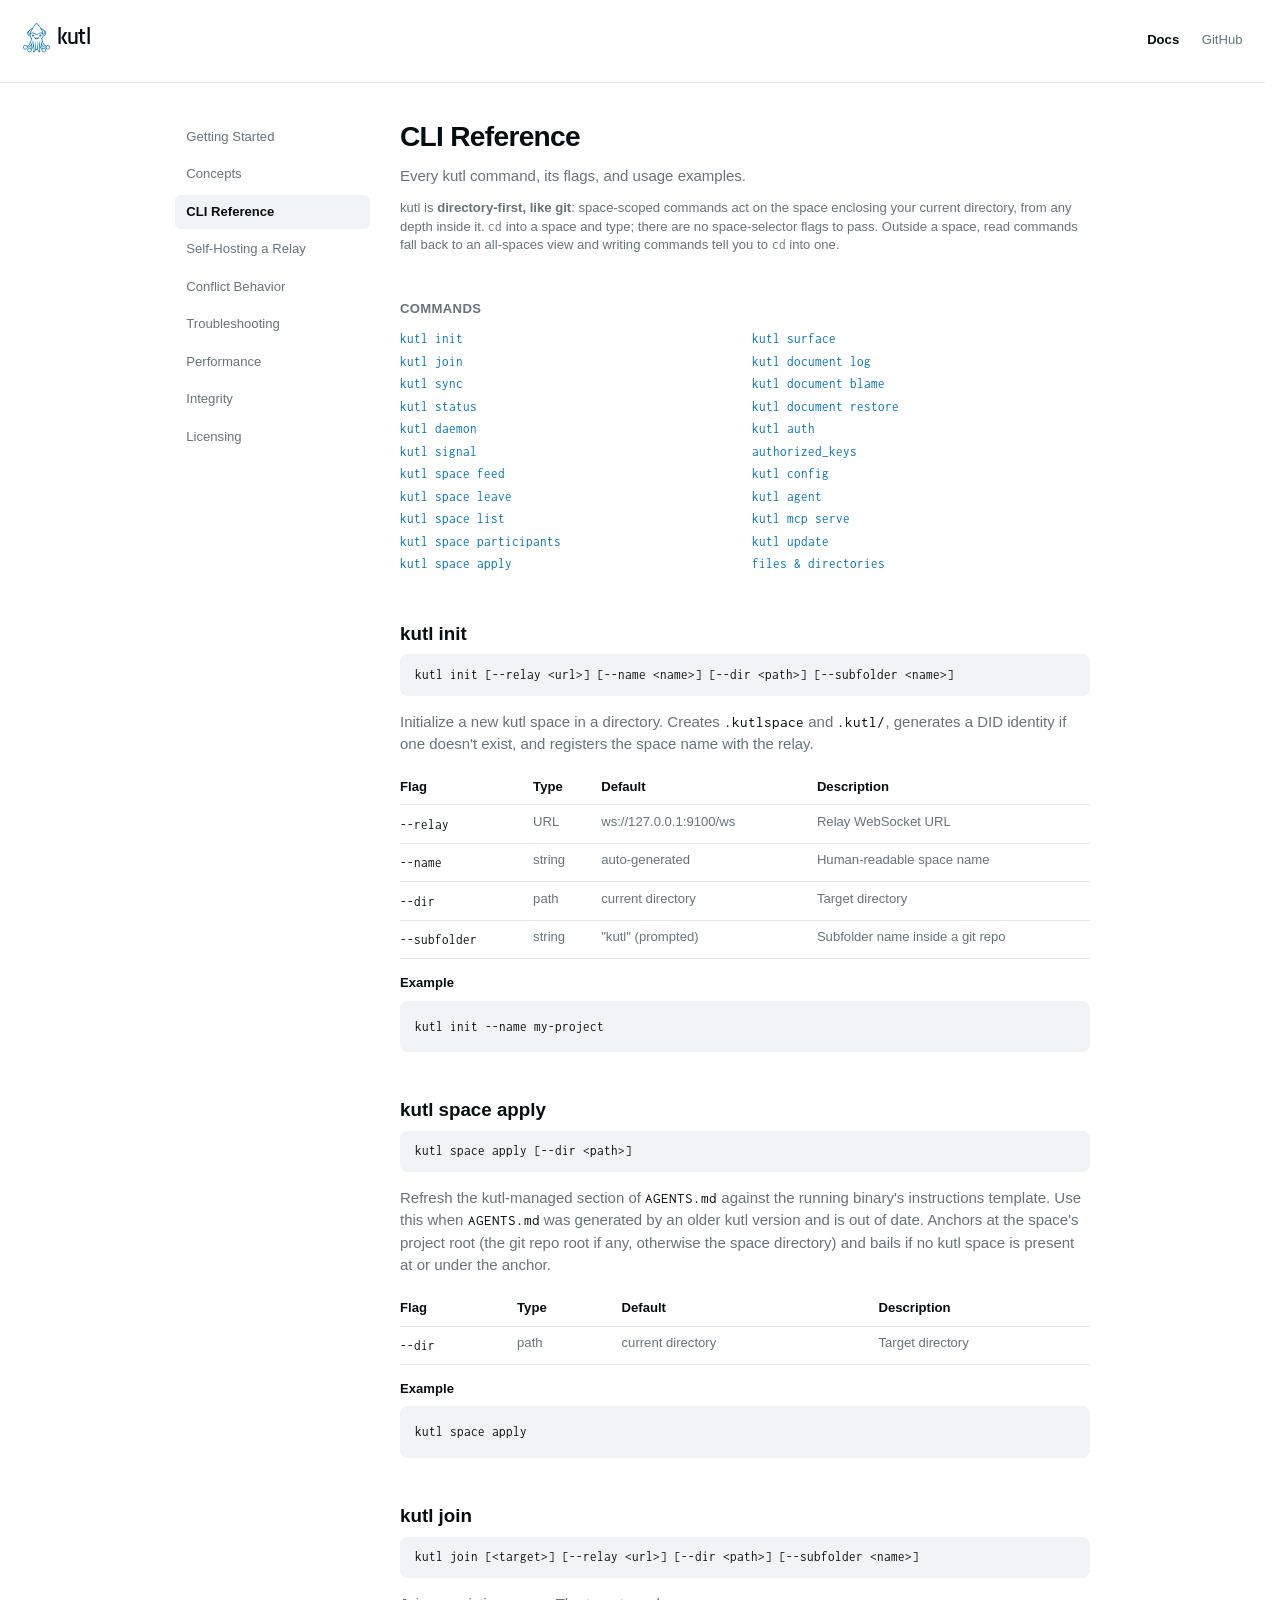
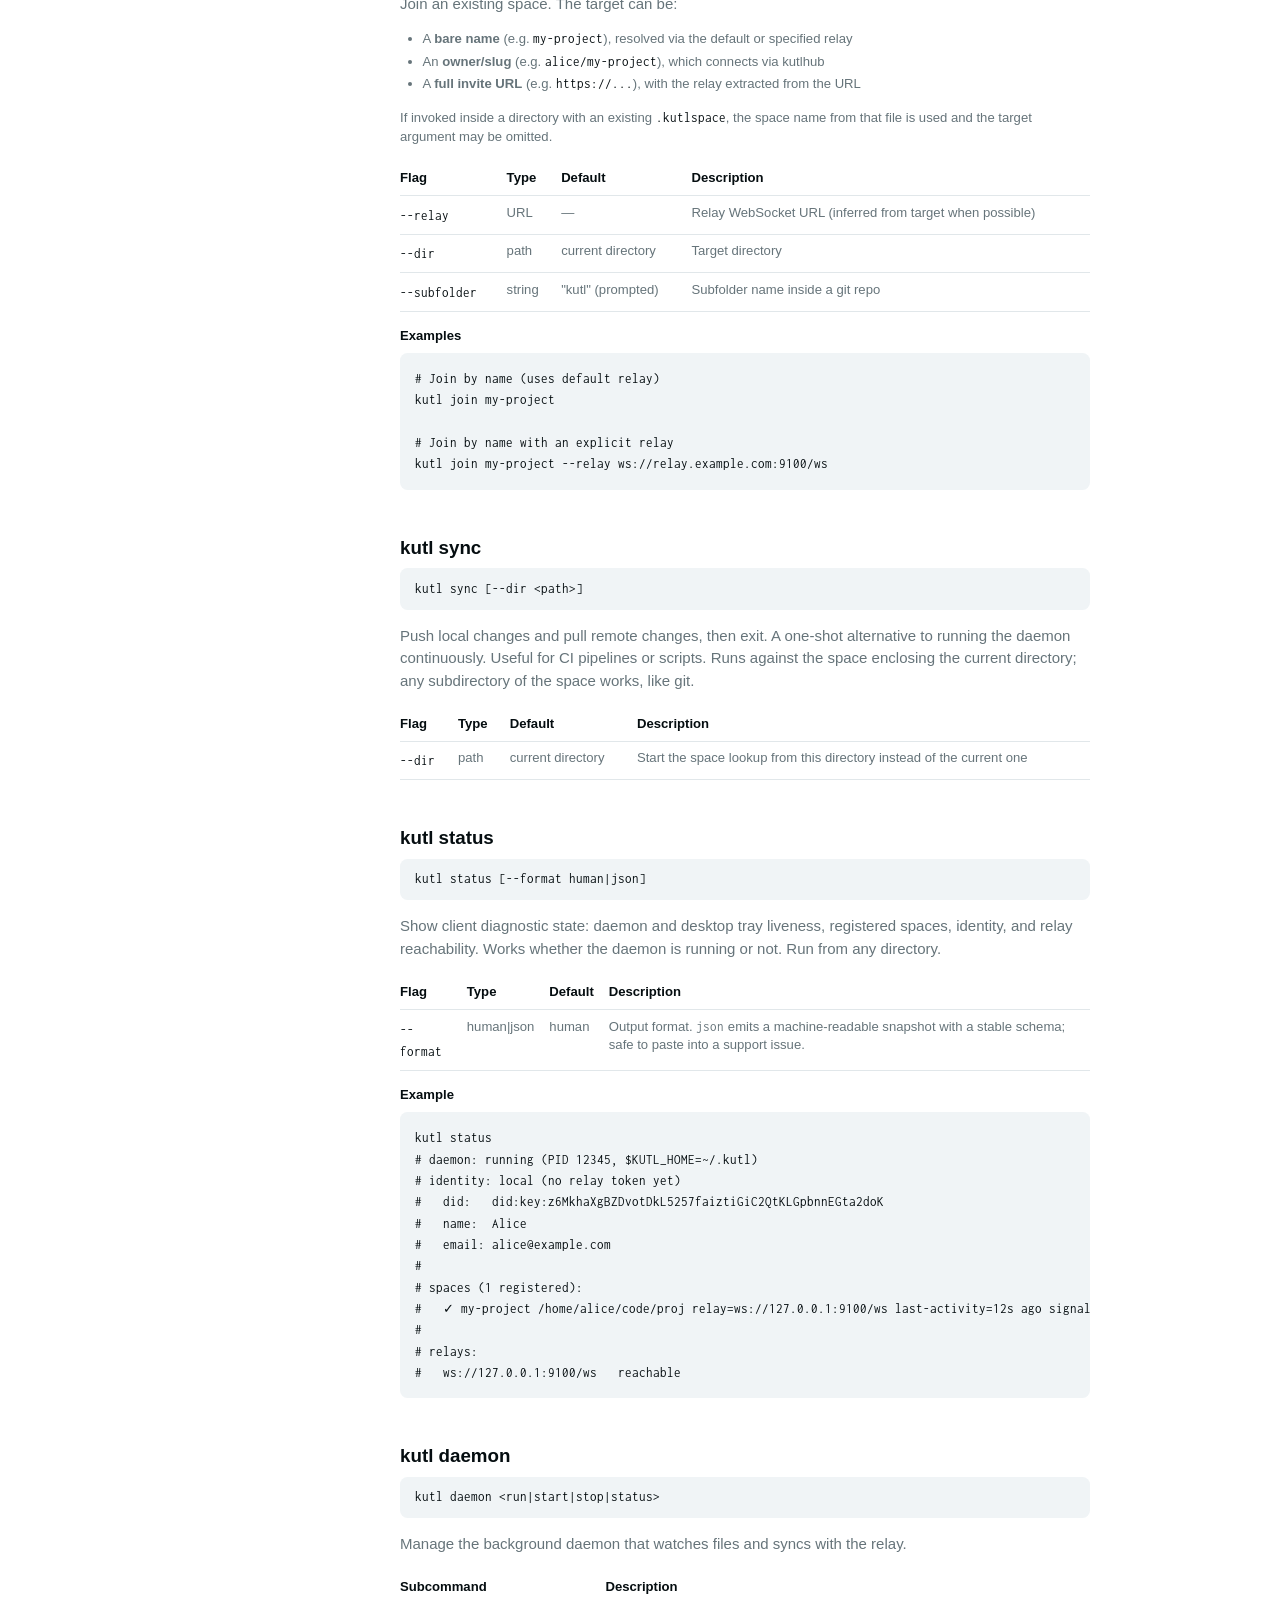
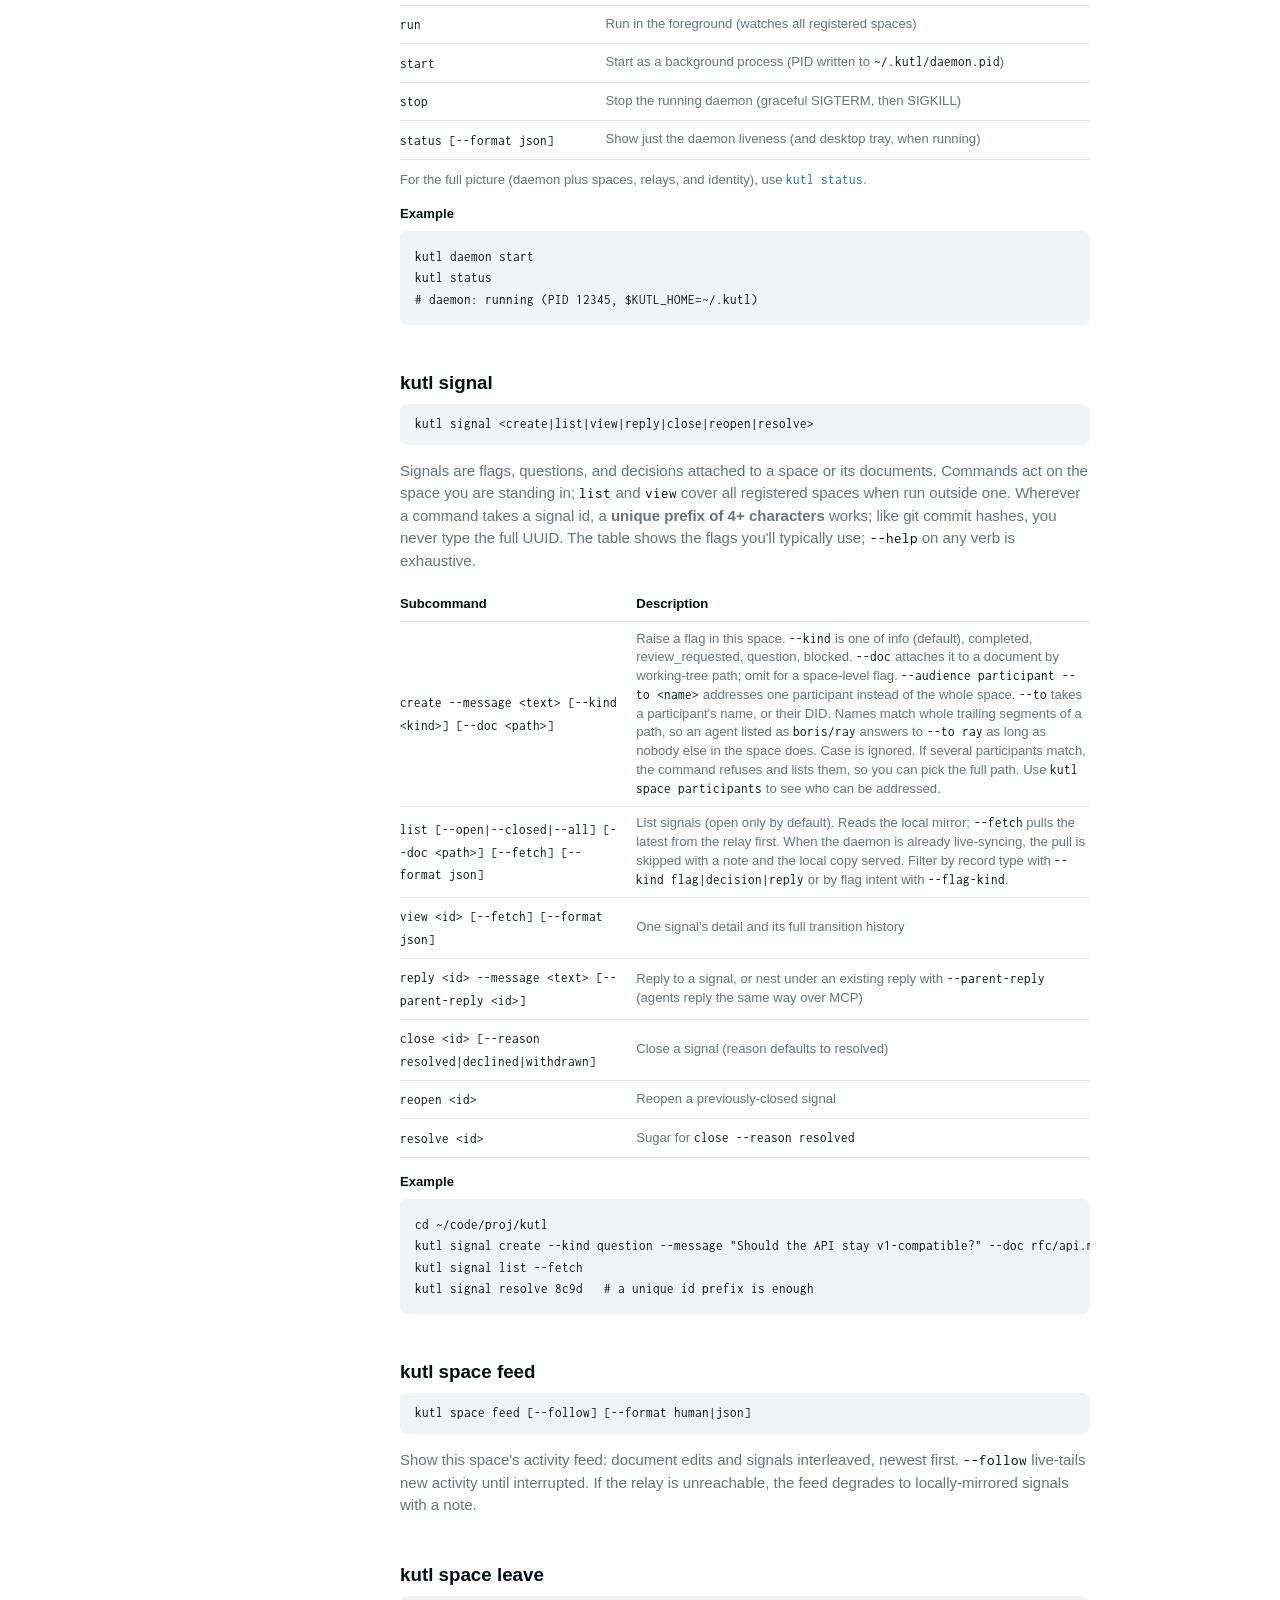
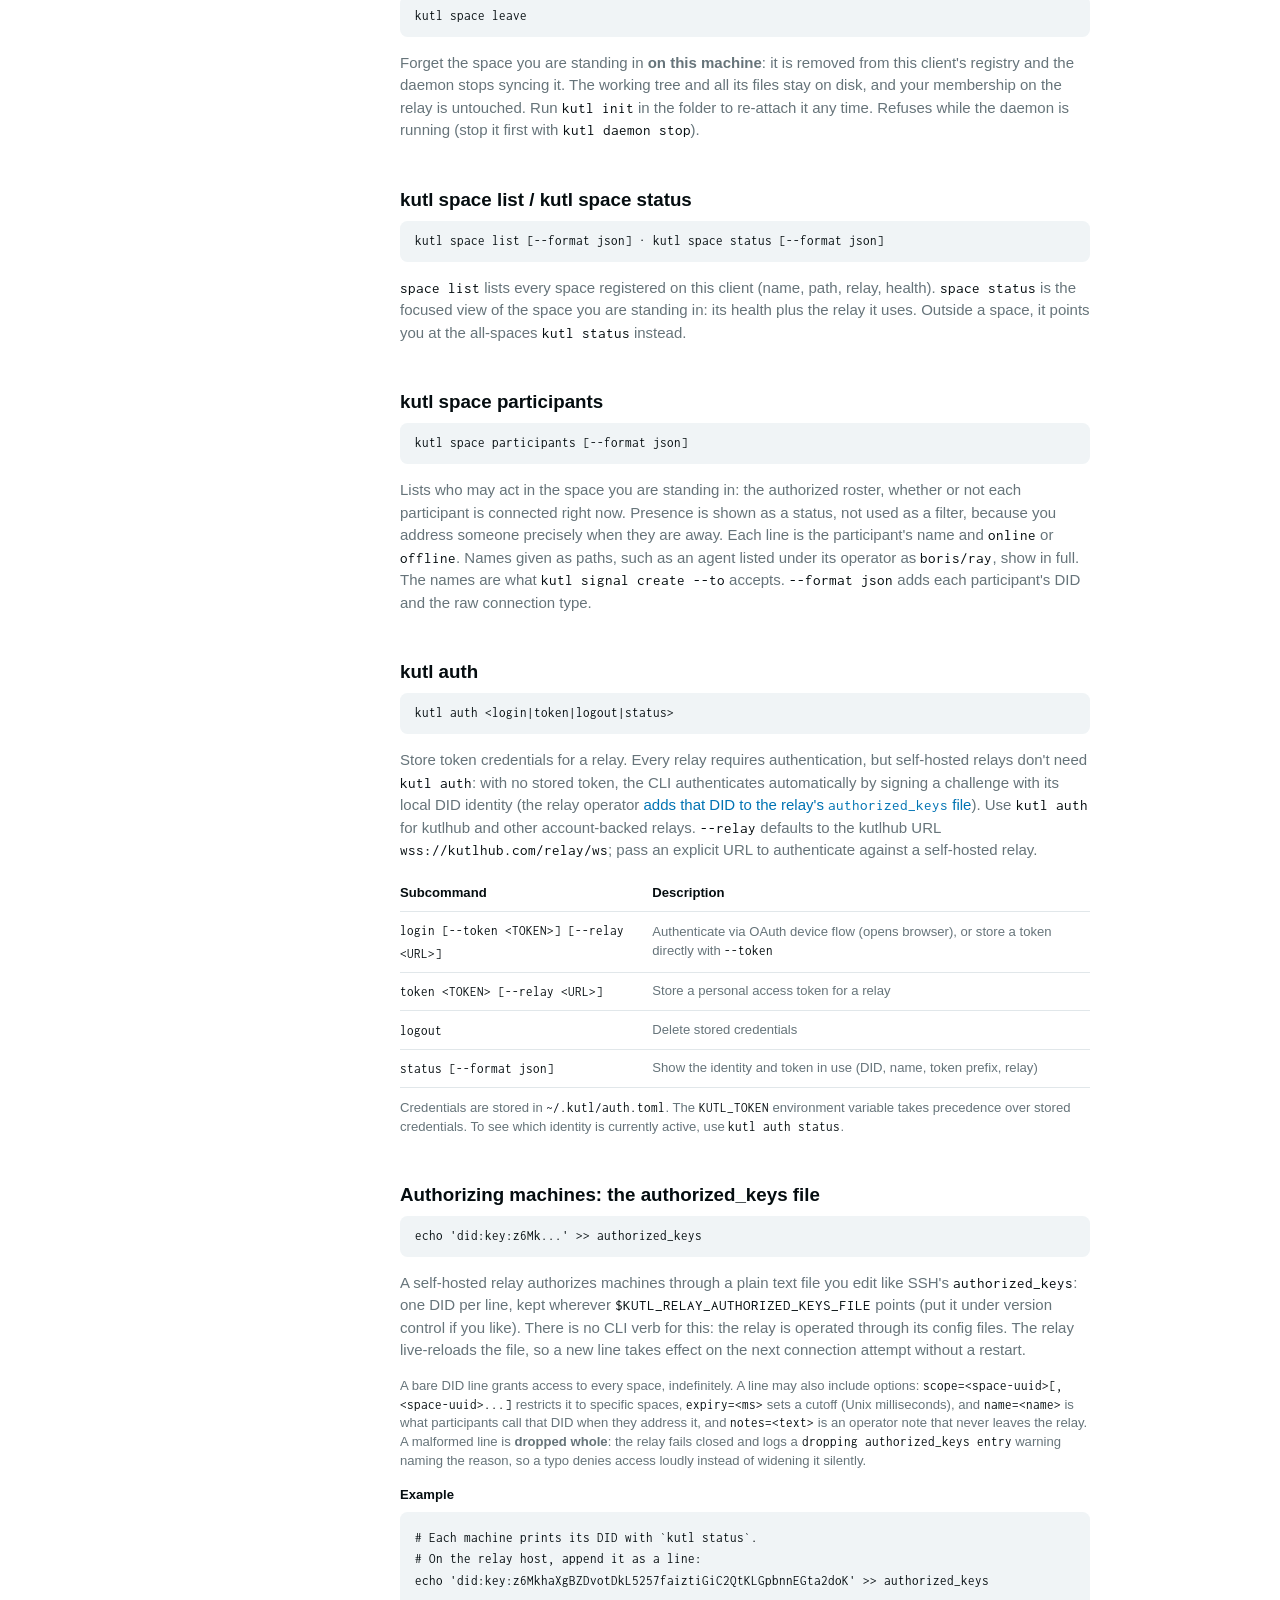
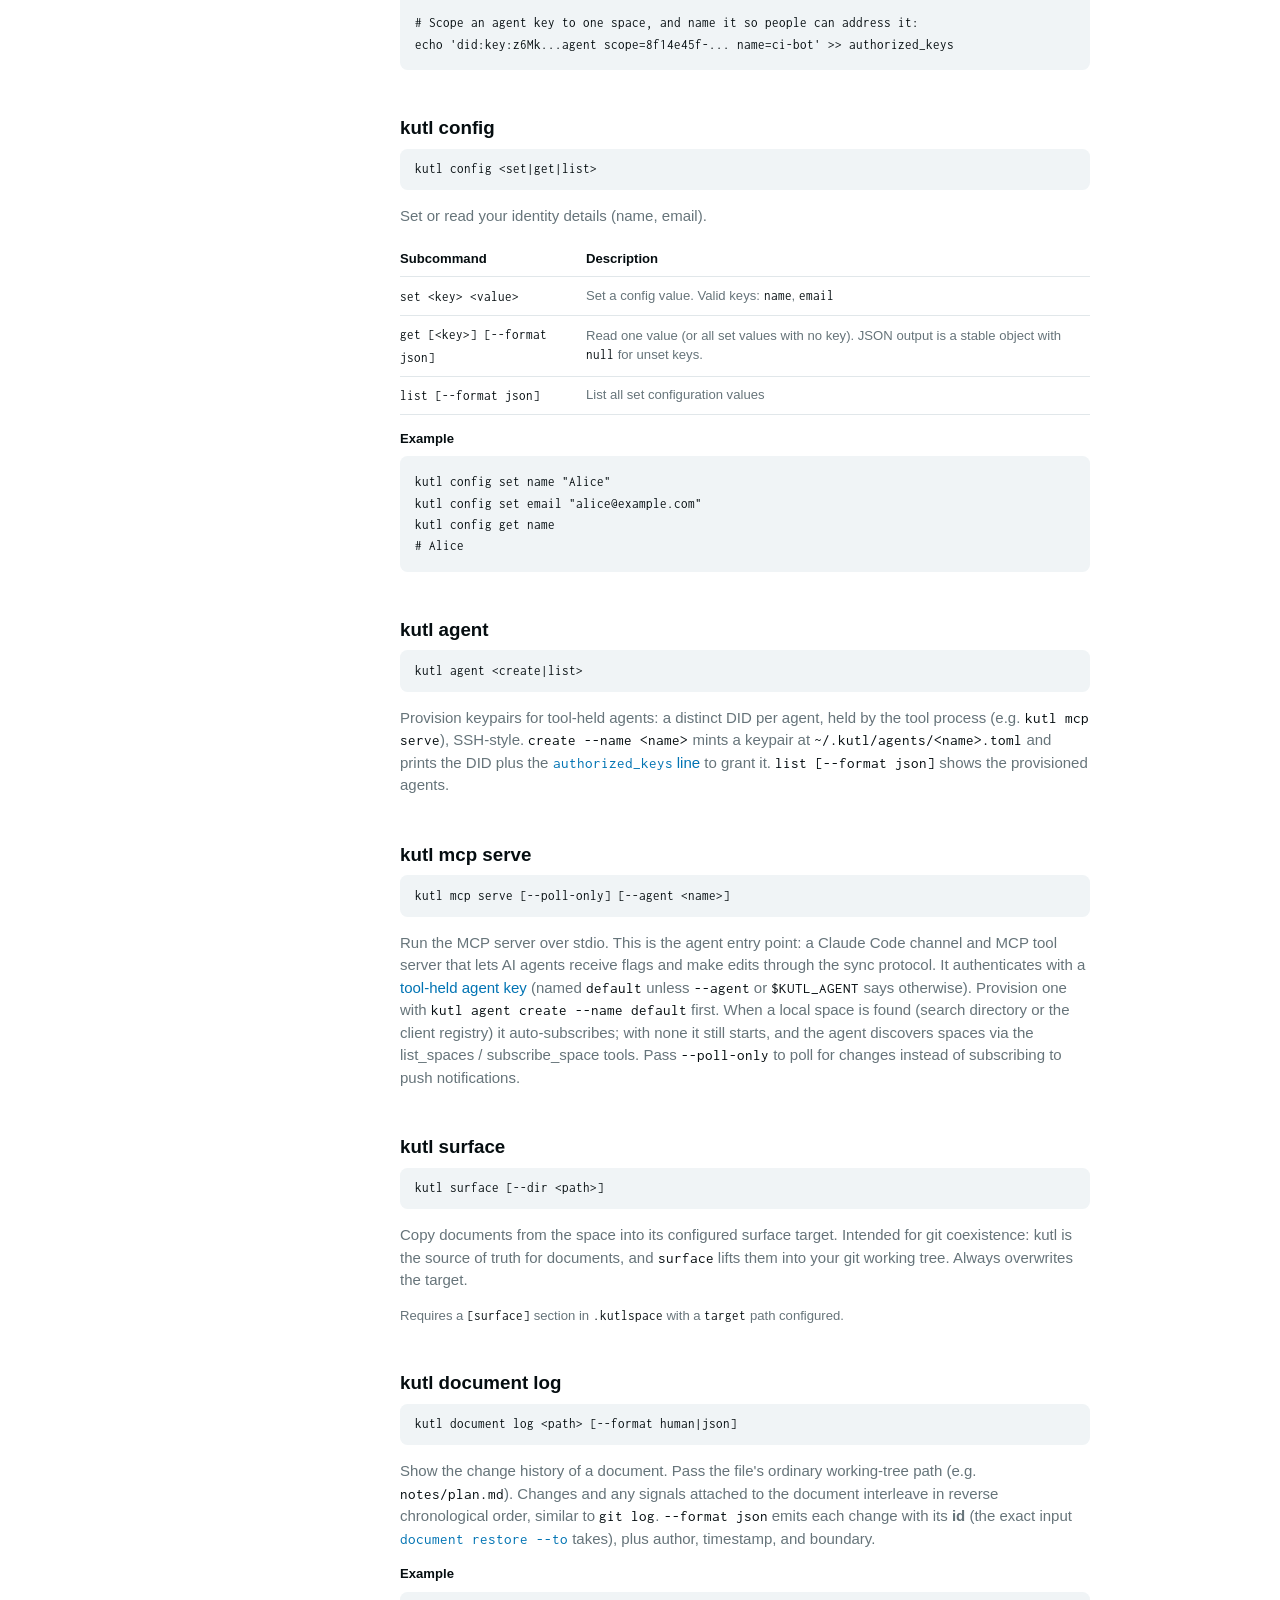
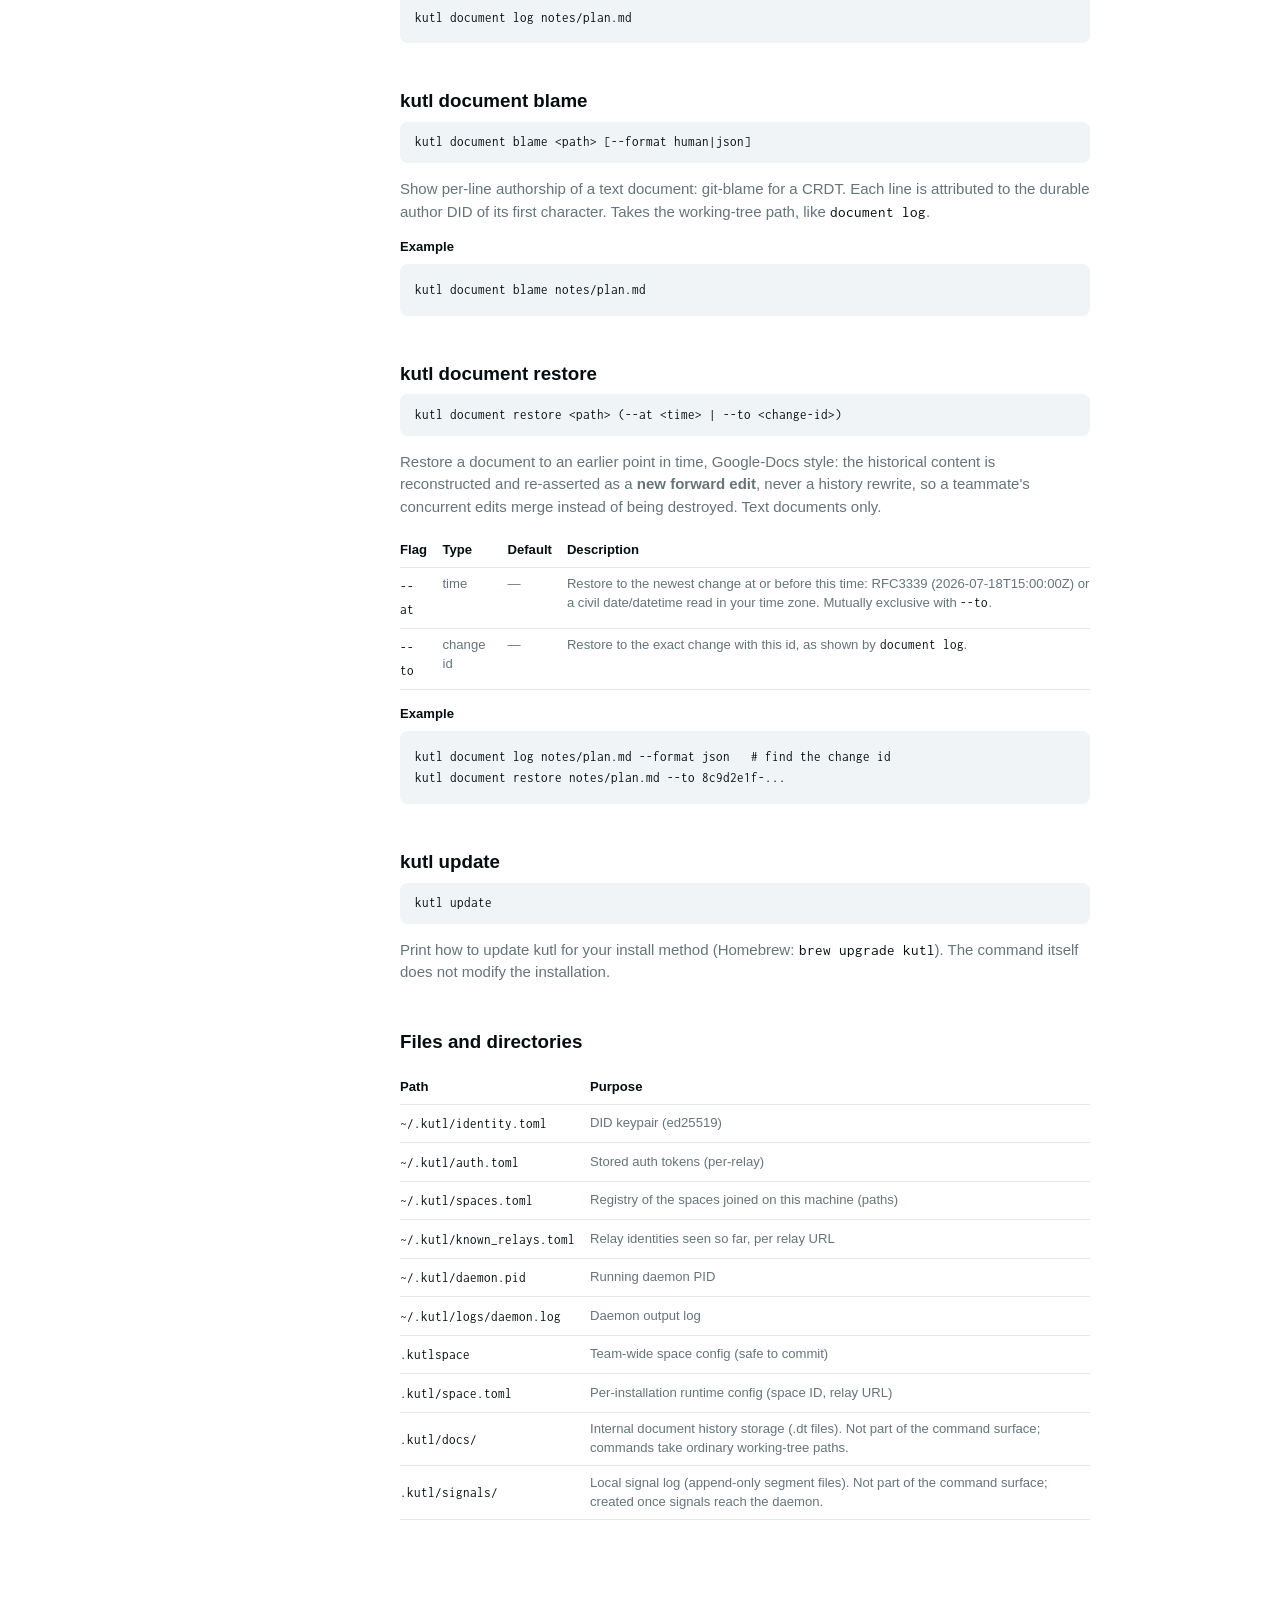
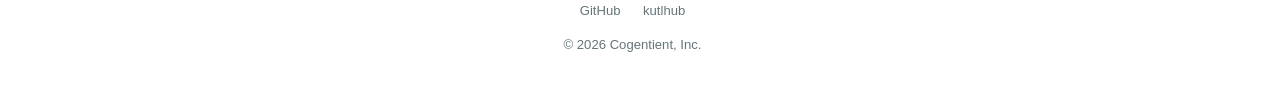
<file: docs/cli/index.html>
<!doctype html>
<html lang="en">
  <head>
    <meta charset="UTF-8" />
    <meta name="viewport" content="width=device-width, initial-scale=1.0" />
    <link rel="icon" type="image/svg+xml" href="/favicon.svg" />
    <title>CLI Reference — kutl docs</title>
    <meta name="description" content="kutl commands, signals, and environment variables." />
    <script>
      (function () {
        // kutl.io follows the system; kutlhub's toggle is an app affordance.
        // No toggle UI, no persisted theme — .dark tracks
        // prefers-color-scheme directly, before first paint (avoids a
        // flash of the wrong theme) and for the life of the page (the
        // change listener catches the OS preference flipping while the
        // tab stays open). Guarded for environments without matchMedia
        // (prerendering runs this template through no browser, but the
        // guard costs nothing and keeps the script inert rather than
        // throwing if it ever is).
        if (typeof matchMedia !== 'function') return;
        var media = matchMedia('(prefers-color-scheme: dark)');
        var apply = function () {
          document.documentElement.classList.toggle('dark', media.matches);
        };
        apply();
        // Legacy Safari (<14) has no MediaQueryList.addEventListener,
        // only the deprecated addListener — feature-checked the same
        // way as the matchMedia guard above, so the live-follow is lost
        // gracefully there instead of throwing after `apply()` already
        // set the correct initial theme.
        if (typeof media.addEventListener === 'function') {
          media.addEventListener('change', apply);
        } else if (typeof media.addListener === 'function') {
          media.addListener(apply);
        }
      })();
    </script>
    <script type="module" crossorigin src="/assets/index-BP-hTzqO.js"></script>
    <link rel="stylesheet" crossorigin href="/assets/index-BFrA3b6R.css">
      <link rel="canonical" href="https://kutl.io/docs/cli" />
    <meta property="og:type" content="website" />
    <meta property="og:url" content="https://kutl.io/docs/cli" />
    <meta property="og:title" content="CLI Reference — kutl docs" />
    <meta property="og:description" content="kutl commands, signals, and environment variables." />
    <meta property="og:image" content="https://kutl.io/og.png" />
    <meta name="twitter:card" content="summary_large_image" />
    <meta name="twitter:title" content="CLI Reference — kutl docs" />
    <meta name="twitter:description" content="kutl commands, signals, and environment variables." />
    <meta name="twitter:image" content="https://kutl.io/og.png" />
    <script type="application/ld+json">{"@context":"https://schema.org","@type":"BreadcrumbList","itemListElement":[{"@type":"ListItem","position":1,"name":"kutl","item":"https://kutl.io/"},{"@type":"ListItem","position":2,"name":"Docs","item":"https://kutl.io/docs"},{"@type":"ListItem","position":3,"name":"CLI Reference","item":"https://kutl.io/docs/cli"}]}</script>
  </head>
  <body>
    <div id="root"><div class="min-h-screen bg-background text-foreground"><header class="flex items-center justify-between border-b border-border p-6"><a href="/" data-discover="true"><span class="inline-flex items-center gap-2"><svg xmlns="http://www.w3.org/2000/svg" viewBox="0 0 544 598" fill="currentColor" class="h-8 w-auto text-primary"><g transform="translate(0,598) scale(0.1,-0.1)" stroke="none"><path d="M2630 5911 c-103 -34 -169 -89 -281 -231 -108 -138 -366 -533 -392 -600 -6 -16 -39 -42 -95 -75 -47 -27 -97 -60 -111 -71 -15 -12 -47 -35 -73 -50 -139 -86 -328 -226 -462 -343 -221 -194 -315 -318 -360 -473 -22 -76 -21 -229 1 -294 54 -161 206 -321 388 -409 50 -24 102 -47 116 -50 23 -6 29 -16 44 -73 27 -110 78 -206 145 -276 69 -72 69 -73 45 -231 -51 -320 -176 -671 -319 -895 -110 -173 -280 -339 -413 -402 l-51 -24 -60 46 c-90 70 -165 95 -282 94 -84 -1 -104 -4 -175 -34 -205 -86 -311 -310 -246 -519 39 -125 114 -210 239 -269 124 -59 272 -57 399 5 108 53 212 189 229 299 6 44 6 44 48 44 67 0 183 37 306 98 106 53 123 66 231 172 64 63 133 140 153 170 20 30 36 49 36 43 0 -36 -67 -311 -97 -397 -27 -80 -66 -166 -88 -194 -1 -1 -26 9 -55 22 -74 34 -140 41 -228 22 -138 -29 -245 -108 -300 -221 -45 -92 -55 -145 -49 -241 4 -68 11 -98 36 -148 42 -87 114 -157 208 -203 76 -37 79 -38 193 -38 112 0 118 1 182 34 95 48 171 119 208 195 39 80 57 186 42 259 l-11 52 68 70 c116 120 195 251 261 429 l37 99 7 -104 c3 -57 10 -131 15 -164 5 -33 10 -145 10 -250 1 -153 -3 -208 -19 -284 -22 -106 -60 -196 -107 -259 -52 -67 -43 -92 35 -92 97 1 242 69 336 159 79 75 161 216 197 339 11 37 14 41 28 28 30 -26 100 -56 131 -56 39 0 82 22 108 55 25 31 32 32 32 0 0 -44 58 -183 106 -256 63 -93 153 -175 249 -224 71 -36 84 -39 158 -40 98 0 105 10 59 83 -58 90 -93 171 -112 259 -27 120 -36 315 -21 439 7 55 19 157 28 229 l16 130 18 -65 c19 -68 93 -218 156 -317 20 -32 68 -90 106 -130 l70 -72 1 -123 c1 -148 13 -181 105 -280 46 -50 80 -76 139 -105 76 -38 78 -38 197 -38 118 0 122 1 189 35 74 38 153 110 191 175 74 125 71 330 -4 438 -50 71 -123 135 -196 169 -63 30 -81 33 -176 36 -92 3 -113 1 -158 -19 -28 -12 -53 -20 -55 -18 -2 2 -19 36 -39 74 -46 91 -90 233 -115 370 -11 61 -24 118 -27 128 -13 32 1 18 59 -61 89 -122 216 -232 354 -308 115 -64 228 -104 296 -104 45 0 56 -11 70 -71 13 -56 85 -177 127 -215 101 -89 274 -131 406 -98 131 32 203 82 271 187 106 161 93 378 -30 513 -72 78 -123 110 -224 139 -82 24 -95 25 -167 16 -89 -12 -181 -52 -242 -104 l-39 -34 -57 33 c-143 80 -239 169 -361 331 -81 109 -217 370 -257 493 -55 173 -131 518 -131 595 0 23 13 44 56 89 66 71 128 189 151 287 13 61 18 70 42 76 51 13 127 49 211 100 208 127 320 311 320 523 -1 56 -31 173 -60 231 -79 155 -268 346 -540 544 -42 31 -298 206 -350 240 -146 95 -152 100 -176 146 -21 42 -64 109 -227 354 -102 154 -165 234 -246 316 -111 111 -166 140 -276 145 -44 2 -91 0 -105 -5z m187 -156 c81 -40 171 -144 333 -383 84 -126 212 -325 235 -367 15 -27 46 -79 70 -115 62 -94 203 -335 238 -405 16 -33 46 -89 67 -125 63 -107 148 -341 150 -412 0 -5 -20 7 -45 26 -135 103 -337 123 -524 52 -79 -31 -228 -112 -321 -176 -46 -32 -159 -70 -232 -80 -149 -19 -274 20 -478 150 -147 94 -279 140 -423 148 -88 4 -104 2 -175 -23 -85 -31 -114 -47 -153 -82 l-26 -24 5 53 c2 29 16 84 29 122 26 71 195 409 218 436 7 8 38 60 68 115 30 55 81 142 113 193 32 50 79 125 103 165 103 166 304 471 374 566 87 117 137 160 220 187 51 16 86 11 154 -21z m-1052 -990 c-20 -26 -42 -63 -50 -82 -8 -20 -30 -61 -49 -92 -82 -134 -198 -368 -232 -466 -23 -68 -28 -96 -28 -190 -1 -91 2 -116 17 -139 10 -15 16 -30 13 -34 -21 -20 -160 117 -216 213 -34 58 -35 63 -35 165 0 102 1 107 38 177 50 97 153 208 268 289 52 36 103 74 114 84 11 10 38 28 60 40 22 12 60 36 85 54 25 18 46 32 48 31 2 -2 -13 -24 -33 -50z m2000 -30 c60 -34 253 -176 314 -231 56 -50 114 -136 153 -227 58 -131 40 -252 -54 -383 -31 -44 -139 -134 -160 -134 -6 0 -7 8 -3 18 27 64 37 139 26 209 -13 88 -95 297 -163 418 -28 50 -80 144 -115 209 -35 65 -74 133 -87 150 -41 55 -41 62 -1 30 22 -17 62 -43 90 -59z m639 -570 c82 -128 96 -270 39 -395 -45 -99 -153 -205 -268 -264 -49 -25 -95 -46 -102 -46 -16 0 -22 24 -24 104 l-2 69 49 33 c88 57 198 173 232 244 47 96 62 226 35 296 -12 31 8 11 41 -41z m-3332 -30 c-5 -88 22 -190 71 -274 34 -57 168 -182 223 -209 38 -17 38 -20 27 -134 -3 -38 -11 -68 -16 -68 -6 0 -54 24 -106 54 -136 77 -221 167 -273 287 -53 124 -39 242 43 370 17 27 32 49 33 49 1 0 0 -34 -2 -75z m998 -229 c36 -15 92 -45 125 -66 112 -72 242 -139 321 -167 69 -24 94 -27 199 -27 77 0 143 6 185 16 69 18 199 84 340 173 126 80 190 100 330 100 106 0 119 -2 166 -27 51 -27 107 -86 137 -144 73 -141 75 -427 4 -585 -54 -121 -125 -189 -261 -248 -55 -24 -76 -39 -74 -50 3 -13 19 -17 81 -19 42 -2 77 -4 77 -6 0 -2 9 -69 19 -150 49 -361 215 -784 404 -1031 121 -157 219 -248 338 -317 l106 -61 -13 -26 c-8 -14 -14 -36 -14 -48 0 -17 -6 -23 -22 -23 -98 1 -320 102 -433 198 -141 118 -286 349 -370 587 -19 55 -53 171 -75 258 -52 208 -82 275 -105 236 -7 -10 13 -220 61 -644 13 -121 27 -245 30 -275 8 -71 69 -360 90 -425 18 -54 99 -211 115 -220 5 -4 -5 -24 -23 -46 l-32 -39 -29 27 c-93 88 -212 290 -256 434 -65 211 -91 337 -141 685 -33 228 -51 312 -79 359 -29 50 -36 27 -31 -90 9 -207 4 -710 -9 -845 -7 -74 -24 -225 -37 -334 -34 -284 -29 -438 20 -650 9 -38 15 -71 13 -73 -8 -8 -117 109 -150 160 -95 149 -125 373 -92 690 31 301 45 590 35 725 -21 259 -43 369 -72 360 -10 -4 -15 -64 -19 -244 -4 -131 -12 -288 -18 -349 -17 -152 -60 -487 -71 -560 -6 -33 -10 -112 -10 -174 l0 -115 -51 -48 c-28 -26 -55 -48 -59 -48 -4 0 -27 21 -52 48 l-44 47 -13 170 c-6 94 -16 189 -21 212 -34 148 -80 664 -81 906 0 88 -5 149 -11 153 -19 12 -39 -23 -48 -82 -37 -239 -37 -587 0 -949 37 -369 22 -526 -67 -714 -18 -36 -53 -81 -102 -128 -41 -40 -75 -72 -77 -70 -1 1 12 54 28 117 35 137 48 360 29 500 -26 201 -43 357 -56 540 -16 212 -19 657 -5 785 9 87 1 111 -24 73 -25 -38 -52 -164 -96 -453 -56 -363 -124 -631 -197 -780 -39 -78 -127 -206 -172 -250 l-41 -39 -17 24 c-9 13 -25 32 -35 42 -9 9 -13 20 -8 23 5 3 29 42 53 88 71 129 147 423 167 642 6 66 15 163 21 215 5 52 14 145 19 205 5 61 16 177 25 258 9 81 13 152 10 157 -21 34 -57 -53 -110 -270 -123 -492 -330 -797 -637 -939 -70 -32 -235 -79 -243 -69 -9 13 -24 103 -18 105 43 15 174 106 243 169 93 85 230 247 256 303 10 20 28 54 42 76 43 67 108 206 140 296 17 46 39 107 50 134 28 71 80 308 100 455 l17 124 48 -3 c60 -3 107 7 107 23 0 7 -37 30 -82 51 -187 87 -273 214 -298 438 -25 220 22 405 128 497 67 59 107 70 242 66 97 -3 125 -8 180 -30z m-1463 -2506 c65 -29 145 -115 166 -179 37 -116 15 -230 -60 -303 -78 -76 -121 -93 -233 -93 -83 0 -101 4 -145 27 -79 41 -130 103 -155 189 -25 83 -22 127 14 205 45 97 114 152 217 174 59 12 143 4 196 -20z m4467 4 c64 -22 147 -100 177 -166 31 -71 32 -182 2 -248 -27 -58 -84 -115 -147 -147 -42 -22 -66 -26 -131 -27 -68 -1 -88 3 -137 27 -82 40 -143 112 -169 199 -21 68 -21 71 -4 134 42 155 148 242 296 243 36 1 87 -6 113 -15z m-3639 -539 c86 -41 143 -107 169 -194 21 -71 20 -99 -5 -174 -66 -198 -330 -269 -488 -130 -120 105 -145 262 -61 392 81 126 247 172 385 106z m2843 1 c48 -25 121 -103 146 -156 28 -61 29 -189 2 -240 -34 -63 -95 -127 -144 -151 -38 -19 -64 -23 -137 -23 -79 -1 -96 2 -141 26 -28 15 -72 50 -97 78 -106 118 -103 276 9 400 65 72 116 90 239 87 62 -2 100 -9 123 -21z"></path><path d="M1905 3656 c-43 -18 -93 -79 -101 -121 -3 -20 -4 -63 -2 -97 4 -57 7 -64 49 -103 61 -57 125 -73 203 -51 163 48 195 248 57 354 -38 29 -49 32 -109 32 -37 -1 -81 -7 -97 -14z"></path><path d="M3352 3653 c-41 -20 -91 -82 -104 -130 -5 -20 -7 -60 -3 -90 5 -44 13 -60 43 -89 70 -68 130 -85 217 -59 72 21 120 69 134 137 22 99 -29 206 -112 237 -42 16 -137 13 -175 -6z"></path><path d="M2256 3117 c-48 -35 1 -146 110 -252 97 -94 188 -136 313 -143 159 -9 279 37 397 153 80 80 128 162 122 212 -4 37 -38 41 -109 12 -165 -65 -205 -73 -369 -73 -151 1 -158 2 -270 38 -63 20 -125 44 -137 52 -27 17 -34 17 -57 1z m504 -214 c80 3 156 8 170 12 24 7 24 7 5 -8 -11 -8 -45 -27 -75 -43 -49 -26 -65 -29 -150 -29 -92 0 -98 2 -153 35 -31 19 -57 37 -57 41 0 3 26 2 58 -3 31 -5 122 -7 202 -5z"></path></g></svg><span class="font-logo font-semibold tracking-tight text-2xl">kutl</span></span></a><nav class="flex items-center gap-6 text-sm"><a class="font-semibold text-foreground" href="/docs" data-discover="true">Docs</a><a href="https://github.com/kutl-io" class="text-muted-foreground transition-colors hover:text-foreground">GitHub</a><button type="button" aria-label="Open documentation menu" aria-expanded="false" aria-controls="docs-mobile-nav" class="text-muted-foreground transition-colors hover:text-foreground sm:hidden"><svg xmlns="http://www.w3.org/2000/svg" width="24" height="24" viewBox="0 0 24 24" fill="none" stroke="currentColor" stroke-width="2" stroke-linecap="round" stroke-linejoin="round" class="lucide lucide-menu h-5 w-5" aria-hidden="true"><path d="M4 5h16"></path><path d="M4 12h16"></path><path d="M4 19h16"></path></svg></button></nav></header><div class="mx-auto flex max-w-5xl gap-8 px-6 py-10"><aside class="hidden w-52 shrink-0 sm:block"><nav class="sticky top-10 space-y-1"><a class="block rounded-md px-3 py-2 text-sm transition-colors text-muted-foreground hover:text-foreground" href="/docs" data-discover="true">Getting Started</a><a class="block rounded-md px-3 py-2 text-sm transition-colors text-muted-foreground hover:text-foreground" href="/docs/concepts" data-discover="true">Concepts</a><a aria-current="page" class="block rounded-md px-3 py-2 text-sm transition-colors bg-secondary font-semibold text-foreground" href="/docs/cli" data-discover="true">CLI Reference</a><a class="block rounded-md px-3 py-2 text-sm transition-colors text-muted-foreground hover:text-foreground" href="/docs/relay" data-discover="true">Self-Hosting a Relay</a><a class="block rounded-md px-3 py-2 text-sm transition-colors text-muted-foreground hover:text-foreground" href="/docs/conflicts" data-discover="true">Conflict Behavior</a><a class="block rounded-md px-3 py-2 text-sm transition-colors text-muted-foreground hover:text-foreground" href="/docs/troubleshooting" data-discover="true">Troubleshooting</a><a class="block rounded-md px-3 py-2 text-sm transition-colors text-muted-foreground hover:text-foreground" href="/docs/performance" data-discover="true">Performance</a><a class="block rounded-md px-3 py-2 text-sm transition-colors text-muted-foreground hover:text-foreground" href="/docs/integrity" data-discover="true">Integrity</a><a class="block rounded-md px-3 py-2 text-sm transition-colors text-muted-foreground hover:text-foreground" href="/docs/licensing" data-discover="true">Licensing</a></nav></aside><main class="min-w-0 flex-1"><article class="space-y-12"><div><h1 class="mb-3 text-3xl font-bold tracking-tight">CLI Reference</h1><p class="mb-3 text-muted-foreground">Every kutl command, its flags, and usage examples.</p><p class="text-sm text-muted-foreground">kutl is <strong>directory-first, like git</strong>: space-scoped commands act on the space enclosing your current directory, from any depth inside it. <code class="font-mono">cd</code> into a space and type; there are no space-selector flags to pass. Outside a space, read commands fall back to an all-spaces view and writing commands tell you to <code class="font-mono">cd</code> into one.</p></div><nav><h2 class="mb-3 text-sm font-semibold uppercase tracking-wide text-muted-foreground">Commands</h2><ul class="columns-2 space-y-1 text-sm"><li><a href="#init" class="font-mono text-primary hover:underline">kutl init</a></li><li><a href="#join" class="font-mono text-primary hover:underline">kutl join</a></li><li><a href="#sync" class="font-mono text-primary hover:underline">kutl sync</a></li><li><a href="#status" class="font-mono text-primary hover:underline">kutl status</a></li><li><a href="#daemon" class="font-mono text-primary hover:underline">kutl daemon</a></li><li><a href="#signal" class="font-mono text-primary hover:underline">kutl signal</a></li><li><a href="#feed" class="font-mono text-primary hover:underline">kutl space feed</a></li><li><a href="#leave" class="font-mono text-primary hover:underline">kutl space leave</a></li><li><a href="#space-list" class="font-mono text-primary hover:underline">kutl space list</a></li><li><a href="#participants" class="font-mono text-primary hover:underline">kutl space participants</a></li><li><a href="#apply" class="font-mono text-primary hover:underline">kutl space apply</a></li><li><a href="#surface" class="font-mono text-primary hover:underline">kutl surface</a></li><li><a href="#log" class="font-mono text-primary hover:underline">kutl document log</a></li><li><a href="#blame" class="font-mono text-primary hover:underline">kutl document blame</a></li><li><a href="#restore" class="font-mono text-primary hover:underline">kutl document restore</a></li><li><a href="#auth" class="font-mono text-primary hover:underline">kutl auth</a></li><li><a href="#relay" class="font-mono text-primary hover:underline">authorized_keys</a></li><li><a href="#config" class="font-mono text-primary hover:underline">kutl config</a></li><li><a href="#agent" class="font-mono text-primary hover:underline">kutl agent</a></li><li><a href="#mcp" class="font-mono text-primary hover:underline">kutl mcp serve</a></li><li><a href="#update" class="font-mono text-primary hover:underline">kutl update</a></li><li><a href="#files" class="font-mono text-primary hover:underline">files &amp; directories</a></li></ul></nav><section><h2 class="mb-2 text-xl font-semibold" id="init">kutl init</h2><pre class="mb-4 overflow-x-auto rounded-lg bg-secondary px-4 py-3 text-sm"><code>kutl init [--relay &lt;url&gt;] [--name &lt;name&gt;] [--dir &lt;path&gt;] [--subfolder &lt;name&gt;]</code></pre><p class="mb-4 text-muted-foreground">Initialize a new kutl space in a directory. Creates<!-- --> <code class="font-mono text-foreground">.kutlspace</code> and<!-- --> <code class="font-mono text-foreground">.kutl/</code>, generates a DID identity if one doesn&#x27;t exist, and registers the space name with the relay.</p><table class="w-full text-left"><thead><tr class="border-b border-border text-sm font-semibold"><th class="py-2 pr-4">Flag</th><th class="py-2 pr-4">Type</th><th class="py-2 pr-4">Default</th><th class="py-2">Description</th></tr></thead><tbody><tr class="border-b border-border"><td class="py-2 pr-4 align-top"><code class="font-mono text-sm text-foreground">--relay</code></td><td class="py-2 pr-4 align-top text-sm text-muted-foreground">URL</td><td class="py-2 pr-4 align-top text-sm text-muted-foreground">ws://127.0.0.1:9100/ws</td><td class="py-2 align-top text-sm text-muted-foreground">Relay WebSocket URL</td></tr><tr class="border-b border-border"><td class="py-2 pr-4 align-top"><code class="font-mono text-sm text-foreground">--name</code></td><td class="py-2 pr-4 align-top text-sm text-muted-foreground">string</td><td class="py-2 pr-4 align-top text-sm text-muted-foreground">auto-generated</td><td class="py-2 align-top text-sm text-muted-foreground">Human-readable space name</td></tr><tr class="border-b border-border"><td class="py-2 pr-4 align-top"><code class="font-mono text-sm text-foreground">--dir</code></td><td class="py-2 pr-4 align-top text-sm text-muted-foreground">path</td><td class="py-2 pr-4 align-top text-sm text-muted-foreground">current directory</td><td class="py-2 align-top text-sm text-muted-foreground">Target directory</td></tr><tr class="border-b border-border"><td class="py-2 pr-4 align-top"><code class="font-mono text-sm text-foreground">--subfolder</code></td><td class="py-2 pr-4 align-top text-sm text-muted-foreground">string</td><td class="py-2 pr-4 align-top text-sm text-muted-foreground">&quot;kutl&quot; (prompted)</td><td class="py-2 align-top text-sm text-muted-foreground">Subfolder name inside a git repo</td></tr></tbody></table><div class="mt-4"><p class="mb-2 text-sm font-semibold">Example</p><div class="group relative"><pre class="overflow-x-auto rounded-lg bg-secondary p-4 text-sm leading-relaxed"><code>kutl init --name my-project</code></pre><button type="button" class="absolute top-2 right-2 rounded-md border border-border bg-background p-1.5 text-muted-foreground opacity-0 transition-opacity hover:text-foreground group-hover:opacity-100" aria-label="Copy to clipboard"><svg xmlns="http://www.w3.org/2000/svg" width="24" height="24" viewBox="0 0 24 24" fill="none" stroke="currentColor" stroke-width="2" stroke-linecap="round" stroke-linejoin="round" class="lucide lucide-copy h-3.5 w-3.5" aria-hidden="true"><rect width="14" height="14" x="8" y="8" rx="2" ry="2"></rect><path d="M4 16c-1.1 0-2-.9-2-2V4c0-1.1.9-2 2-2h10c1.1 0 2 .9 2 2"></path></svg></button></div></div></section><section><h2 class="mb-2 text-xl font-semibold" id="apply">kutl space apply</h2><pre class="mb-4 overflow-x-auto rounded-lg bg-secondary px-4 py-3 text-sm"><code>kutl space apply [--dir &lt;path&gt;]</code></pre><p class="mb-4 text-muted-foreground">Refresh the kutl-managed section of<!-- --> <code class="font-mono text-foreground">AGENTS.md</code> against the running binary&#x27;s instructions template. Use this when<!-- --> <code class="font-mono text-foreground">AGENTS.md</code> was generated by an older kutl version and is out of date. Anchors at the space&#x27;s project root (the git repo root if any, otherwise the space directory) and bails if no kutl space is present at or under the anchor.</p><table class="w-full text-left"><thead><tr class="border-b border-border text-sm font-semibold"><th class="py-2 pr-4">Flag</th><th class="py-2 pr-4">Type</th><th class="py-2 pr-4">Default</th><th class="py-2">Description</th></tr></thead><tbody><tr class="border-b border-border"><td class="py-2 pr-4 align-top"><code class="font-mono text-sm text-foreground">--dir</code></td><td class="py-2 pr-4 align-top text-sm text-muted-foreground">path</td><td class="py-2 pr-4 align-top text-sm text-muted-foreground">current directory</td><td class="py-2 align-top text-sm text-muted-foreground">Target directory</td></tr></tbody></table><div class="mt-4"><p class="mb-2 text-sm font-semibold">Example</p><div class="group relative"><pre class="overflow-x-auto rounded-lg bg-secondary p-4 text-sm leading-relaxed"><code>kutl space apply</code></pre><button type="button" class="absolute top-2 right-2 rounded-md border border-border bg-background p-1.5 text-muted-foreground opacity-0 transition-opacity hover:text-foreground group-hover:opacity-100" aria-label="Copy to clipboard"><svg xmlns="http://www.w3.org/2000/svg" width="24" height="24" viewBox="0 0 24 24" fill="none" stroke="currentColor" stroke-width="2" stroke-linecap="round" stroke-linejoin="round" class="lucide lucide-copy h-3.5 w-3.5" aria-hidden="true"><rect width="14" height="14" x="8" y="8" rx="2" ry="2"></rect><path d="M4 16c-1.1 0-2-.9-2-2V4c0-1.1.9-2 2-2h10c1.1 0 2 .9 2 2"></path></svg></button></div></div></section><section><h2 class="mb-2 text-xl font-semibold" id="join">kutl join</h2><pre class="mb-4 overflow-x-auto rounded-lg bg-secondary px-4 py-3 text-sm"><code>kutl join [&lt;target&gt;] [--relay &lt;url&gt;] [--dir &lt;path&gt;] [--subfolder &lt;name&gt;]</code></pre><p class="mb-4 text-muted-foreground">Join an existing space. The target can be:</p><ul class="mb-4 list-disc space-y-1 pl-6 text-sm text-muted-foreground"><li>A <strong>bare name</strong> (e.g.<!-- --> <code class="font-mono text-foreground">my-project</code>), resolved via the default or specified relay</li><li>An <strong>owner/slug</strong> (e.g.<!-- --> <code class="font-mono text-foreground">alice/my-project</code>), which connects via kutlhub</li><li>A <strong>full invite URL</strong> (e.g.<!-- --> <code class="font-mono text-foreground">https://...</code>), with the relay extracted from the URL</li></ul><p class="mb-4 text-sm text-muted-foreground">If invoked inside a directory with an existing<!-- --> <code class="font-mono text-foreground">.kutlspace</code>, the space name from that file is used and the target argument may be omitted.</p><table class="w-full text-left"><thead><tr class="border-b border-border text-sm font-semibold"><th class="py-2 pr-4">Flag</th><th class="py-2 pr-4">Type</th><th class="py-2 pr-4">Default</th><th class="py-2">Description</th></tr></thead><tbody><tr class="border-b border-border"><td class="py-2 pr-4 align-top"><code class="font-mono text-sm text-foreground">--relay</code></td><td class="py-2 pr-4 align-top text-sm text-muted-foreground">URL</td><td class="py-2 pr-4 align-top text-sm text-muted-foreground">—</td><td class="py-2 align-top text-sm text-muted-foreground">Relay WebSocket URL (inferred from target when possible)</td></tr><tr class="border-b border-border"><td class="py-2 pr-4 align-top"><code class="font-mono text-sm text-foreground">--dir</code></td><td class="py-2 pr-4 align-top text-sm text-muted-foreground">path</td><td class="py-2 pr-4 align-top text-sm text-muted-foreground">current directory</td><td class="py-2 align-top text-sm text-muted-foreground">Target directory</td></tr><tr class="border-b border-border"><td class="py-2 pr-4 align-top"><code class="font-mono text-sm text-foreground">--subfolder</code></td><td class="py-2 pr-4 align-top text-sm text-muted-foreground">string</td><td class="py-2 pr-4 align-top text-sm text-muted-foreground">&quot;kutl&quot; (prompted)</td><td class="py-2 align-top text-sm text-muted-foreground">Subfolder name inside a git repo</td></tr></tbody></table><div class="mt-4"><p class="mb-2 text-sm font-semibold">Examples</p><div class="group relative"><pre class="overflow-x-auto rounded-lg bg-secondary p-4 text-sm leading-relaxed"><code># Join by name (uses default relay)
kutl join my-project

# Join by name with an explicit relay
kutl join my-project --relay ws://relay.example.com:9100/ws</code></pre><button type="button" class="absolute top-2 right-2 rounded-md border border-border bg-background p-1.5 text-muted-foreground opacity-0 transition-opacity hover:text-foreground group-hover:opacity-100" aria-label="Copy to clipboard"><svg xmlns="http://www.w3.org/2000/svg" width="24" height="24" viewBox="0 0 24 24" fill="none" stroke="currentColor" stroke-width="2" stroke-linecap="round" stroke-linejoin="round" class="lucide lucide-copy h-3.5 w-3.5" aria-hidden="true"><rect width="14" height="14" x="8" y="8" rx="2" ry="2"></rect><path d="M4 16c-1.1 0-2-.9-2-2V4c0-1.1.9-2 2-2h10c1.1 0 2 .9 2 2"></path></svg></button></div></div></section><section><h2 class="mb-2 text-xl font-semibold" id="sync">kutl sync</h2><pre class="mb-4 overflow-x-auto rounded-lg bg-secondary px-4 py-3 text-sm"><code>kutl sync [--dir &lt;path&gt;]</code></pre><p class="mb-4 text-muted-foreground">Push local changes and pull remote changes, then exit. A one-shot alternative to running the daemon continuously. Useful for CI pipelines or scripts. Runs against the space enclosing the current directory; any subdirectory of the space works, like git.</p><table class="w-full text-left"><thead><tr class="border-b border-border text-sm font-semibold"><th class="py-2 pr-4">Flag</th><th class="py-2 pr-4">Type</th><th class="py-2 pr-4">Default</th><th class="py-2">Description</th></tr></thead><tbody><tr class="border-b border-border"><td class="py-2 pr-4 align-top"><code class="font-mono text-sm text-foreground">--dir</code></td><td class="py-2 pr-4 align-top text-sm text-muted-foreground">path</td><td class="py-2 pr-4 align-top text-sm text-muted-foreground">current directory</td><td class="py-2 align-top text-sm text-muted-foreground">Start the space lookup from this directory instead of the current one</td></tr></tbody></table></section><section><h2 class="mb-2 text-xl font-semibold" id="status">kutl status</h2><pre class="mb-4 overflow-x-auto rounded-lg bg-secondary px-4 py-3 text-sm"><code>kutl status [--format human|json]</code></pre><p class="mb-4 text-muted-foreground">Show client diagnostic state: daemon and desktop tray liveness, registered spaces, identity, and relay reachability. Works whether the daemon is running or not. Run from any directory.</p><table class="w-full text-left"><thead><tr class="border-b border-border text-sm font-semibold"><th class="py-2 pr-4">Flag</th><th class="py-2 pr-4">Type</th><th class="py-2 pr-4">Default</th><th class="py-2">Description</th></tr></thead><tbody><tr class="border-b border-border"><td class="py-2 pr-4 align-top"><code class="font-mono text-sm text-foreground">--format</code></td><td class="py-2 pr-4 align-top text-sm text-muted-foreground">human|json</td><td class="py-2 pr-4 align-top text-sm text-muted-foreground">human</td><td class="py-2 align-top text-sm text-muted-foreground">Output format. <code>json</code> emits a machine-readable snapshot with a stable schema; safe to paste into a support issue.</td></tr></tbody></table><div class="mt-4"><p class="mb-2 text-sm font-semibold">Example</p><div class="group relative"><pre class="overflow-x-auto rounded-lg bg-secondary p-4 text-sm leading-relaxed"><code>kutl status
# daemon: running (PID 12345, $KUTL_HOME=~/.kutl)
# identity: local (no relay token yet)
#   did:   did:key:z6MkhaXgBZDvotDkL5257faiztiGiC2QtKLGpbnnEGta2doK
#   name:  Alice
#   email: alice@example.com
#
# spaces (1 registered):
#   ✓ my-project /home/alice/code/proj relay=ws://127.0.0.1:9100/ws last-activity=12s ago signals=0
#
# relays:
#   ws://127.0.0.1:9100/ws   reachable</code></pre><button type="button" class="absolute top-2 right-2 rounded-md border border-border bg-background p-1.5 text-muted-foreground opacity-0 transition-opacity hover:text-foreground group-hover:opacity-100" aria-label="Copy to clipboard"><svg xmlns="http://www.w3.org/2000/svg" width="24" height="24" viewBox="0 0 24 24" fill="none" stroke="currentColor" stroke-width="2" stroke-linecap="round" stroke-linejoin="round" class="lucide lucide-copy h-3.5 w-3.5" aria-hidden="true"><rect width="14" height="14" x="8" y="8" rx="2" ry="2"></rect><path d="M4 16c-1.1 0-2-.9-2-2V4c0-1.1.9-2 2-2h10c1.1 0 2 .9 2 2"></path></svg></button></div></div></section><section><h2 class="mb-2 text-xl font-semibold" id="daemon">kutl daemon</h2><pre class="mb-4 overflow-x-auto rounded-lg bg-secondary px-4 py-3 text-sm"><code>kutl daemon &lt;run|start|stop|status&gt;</code></pre><p class="mb-4 text-muted-foreground">Manage the background daemon that watches files and syncs with the relay.</p><table class="w-full text-left"><thead><tr class="border-b border-border text-sm font-semibold"><th class="py-2 pr-4">Subcommand</th><th class="py-2">Description</th></tr></thead><tbody><tr class="border-b border-border"><td class="py-2 pr-4"><code class="font-mono text-sm text-foreground">run</code></td><td class="py-2 text-sm text-muted-foreground">Run in the foreground (watches all registered spaces)</td></tr><tr class="border-b border-border"><td class="py-2 pr-4"><code class="font-mono text-sm text-foreground">start</code></td><td class="py-2 text-sm text-muted-foreground">Start as a background process (PID written to<!-- --> <code class="font-mono text-foreground">~/.kutl/daemon.pid</code>)</td></tr><tr class="border-b border-border"><td class="py-2 pr-4"><code class="font-mono text-sm text-foreground">stop</code></td><td class="py-2 text-sm text-muted-foreground">Stop the running daemon (graceful SIGTERM, then SIGKILL)</td></tr><tr class="border-b border-border"><td class="py-2 pr-4"><code class="font-mono text-sm text-foreground">status [--format json]</code></td><td class="py-2 text-sm text-muted-foreground">Show just the daemon liveness (and desktop tray, when running)</td></tr></tbody></table><p class="mt-3 text-sm text-muted-foreground">For the full picture (daemon plus spaces, relays, and identity), use<!-- --> <a href="#status" class="text-primary hover:underline"><code class="font-mono">kutl status</code></a>.</p><div class="mt-4"><p class="mb-2 text-sm font-semibold">Example</p><div class="group relative"><pre class="overflow-x-auto rounded-lg bg-secondary p-4 text-sm leading-relaxed"><code>kutl daemon start
kutl status
# daemon: running (PID 12345, $KUTL_HOME=~/.kutl)</code></pre><button type="button" class="absolute top-2 right-2 rounded-md border border-border bg-background p-1.5 text-muted-foreground opacity-0 transition-opacity hover:text-foreground group-hover:opacity-100" aria-label="Copy to clipboard"><svg xmlns="http://www.w3.org/2000/svg" width="24" height="24" viewBox="0 0 24 24" fill="none" stroke="currentColor" stroke-width="2" stroke-linecap="round" stroke-linejoin="round" class="lucide lucide-copy h-3.5 w-3.5" aria-hidden="true"><rect width="14" height="14" x="8" y="8" rx="2" ry="2"></rect><path d="M4 16c-1.1 0-2-.9-2-2V4c0-1.1.9-2 2-2h10c1.1 0 2 .9 2 2"></path></svg></button></div></div></section><section><h2 class="mb-2 text-xl font-semibold" id="signal">kutl signal</h2><pre class="mb-4 overflow-x-auto rounded-lg bg-secondary px-4 py-3 text-sm"><code>kutl signal &lt;create|list|view|reply|close|reopen|resolve&gt;</code></pre><p class="mb-4 text-muted-foreground">Signals are flags, questions, and decisions attached to a space or its documents. Commands act on the space you are standing in;<!-- --> <code class="font-mono text-foreground">list</code> and<!-- --> <code class="font-mono text-foreground">view</code> cover all registered spaces when run outside one. Wherever a command takes a signal id, a <strong>unique prefix of 4+ characters</strong> works; like git commit hashes, you never type the full UUID. The table shows the flags you&#x27;ll typically use;<!-- --> <code class="font-mono text-foreground">--help</code> on any verb is exhaustive.</p><table class="w-full text-left"><thead><tr class="border-b border-border text-sm font-semibold"><th class="py-2 pr-4">Subcommand</th><th class="py-2">Description</th></tr></thead><tbody><tr class="border-b border-border"><td class="py-2 pr-4"><code class="font-mono text-sm text-foreground">create --message &lt;text&gt; [--kind &lt;kind&gt;] [--doc &lt;path&gt;]</code></td><td class="py-2 text-sm text-muted-foreground">Raise a flag in this space.<!-- --> <code class="font-mono text-foreground">--kind</code> is one of info (default), completed, review_requested, question, blocked.<!-- --> <code class="font-mono text-foreground">--doc</code> <!-- -->attaches it to a document by working-tree path; omit for a space-level flag.<!-- --> <code class="font-mono text-foreground">--audience participant --to &lt;name&gt;</code> <!-- -->addresses one participant instead of the whole space.<!-- --> <code class="font-mono text-foreground">--to</code> takes a participant&#x27;s name, or their DID. Names match whole trailing segments of a path, so an agent listed as<!-- --> <code class="font-mono text-foreground">boris/ray</code> <!-- -->answers to<!-- --> <code class="font-mono text-foreground">--to ray</code> as long as nobody else in the space does. Case is ignored. If several participants match, the command refuses and lists them, so you can pick the full path. Use<!-- --> <code class="font-mono text-foreground">kutl space participants</code> <!-- -->to see who can be addressed.</td></tr><tr class="border-b border-border"><td class="py-2 pr-4"><code class="font-mono text-sm text-foreground">list [--open|--closed|--all] [--doc &lt;path&gt;] [--fetch] [--format json]</code></td><td class="py-2 text-sm text-muted-foreground">List signals (open only by default). Reads the local mirror;<!-- --> <code class="font-mono text-foreground">--fetch</code> pulls the latest from the relay first. When the daemon is already live-syncing, the pull is skipped with a note and the local copy served. Filter by record type with<!-- --> <code class="font-mono text-foreground">--kind flag|decision|reply</code> <!-- -->or by flag intent with<!-- --> <code class="font-mono text-foreground">--flag-kind</code>.</td></tr><tr class="border-b border-border"><td class="py-2 pr-4"><code class="font-mono text-sm text-foreground">view &lt;id&gt; [--fetch] [--format json]</code></td><td class="py-2 text-sm text-muted-foreground">One signal&#x27;s detail and its full transition history</td></tr><tr class="border-b border-border"><td class="py-2 pr-4"><code class="font-mono text-sm text-foreground">reply &lt;id&gt; --message &lt;text&gt; [--parent-reply &lt;id&gt;]</code></td><td class="py-2 text-sm text-muted-foreground">Reply to a signal, or nest under an existing reply with<!-- --> <code class="font-mono text-foreground">--parent-reply</code> <!-- -->(agents reply the same way over MCP)</td></tr><tr class="border-b border-border"><td class="py-2 pr-4"><code class="font-mono text-sm text-foreground">close &lt;id&gt; [--reason resolved|declined|withdrawn]</code></td><td class="py-2 text-sm text-muted-foreground">Close a signal (reason defaults to resolved)</td></tr><tr class="border-b border-border"><td class="py-2 pr-4"><code class="font-mono text-sm text-foreground">reopen &lt;id&gt;</code></td><td class="py-2 text-sm text-muted-foreground">Reopen a previously-closed signal</td></tr><tr class="border-b border-border"><td class="py-2 pr-4"><code class="font-mono text-sm text-foreground">resolve &lt;id&gt;</code></td><td class="py-2 text-sm text-muted-foreground">Sugar for<!-- --> <code class="font-mono text-foreground">close --reason resolved</code></td></tr></tbody></table><div class="mt-4"><p class="mb-2 text-sm font-semibold">Example</p><div class="group relative"><pre class="overflow-x-auto rounded-lg bg-secondary p-4 text-sm leading-relaxed"><code>cd ~/code/proj/kutl
kutl signal create --kind question --message &quot;Should the API stay v1-compatible?&quot; --doc rfc/api.md
kutl signal list --fetch
kutl signal resolve 8c9d   # a unique id prefix is enough</code></pre><button type="button" class="absolute top-2 right-2 rounded-md border border-border bg-background p-1.5 text-muted-foreground opacity-0 transition-opacity hover:text-foreground group-hover:opacity-100" aria-label="Copy to clipboard"><svg xmlns="http://www.w3.org/2000/svg" width="24" height="24" viewBox="0 0 24 24" fill="none" stroke="currentColor" stroke-width="2" stroke-linecap="round" stroke-linejoin="round" class="lucide lucide-copy h-3.5 w-3.5" aria-hidden="true"><rect width="14" height="14" x="8" y="8" rx="2" ry="2"></rect><path d="M4 16c-1.1 0-2-.9-2-2V4c0-1.1.9-2 2-2h10c1.1 0 2 .9 2 2"></path></svg></button></div></div></section><section><h2 class="mb-2 text-xl font-semibold" id="feed">kutl space feed</h2><pre class="mb-4 overflow-x-auto rounded-lg bg-secondary px-4 py-3 text-sm"><code>kutl space feed [--follow] [--format human|json]</code></pre><p class="text-muted-foreground">Show this space&#x27;s activity feed: document edits and signals interleaved, newest first.<!-- --> <code class="font-mono text-foreground">--follow</code> live-tails new activity until interrupted. If the relay is unreachable, the feed degrades to locally-mirrored signals with a note.</p></section><section><h2 class="mb-2 text-xl font-semibold" id="leave">kutl space leave</h2><pre class="mb-4 overflow-x-auto rounded-lg bg-secondary px-4 py-3 text-sm"><code>kutl space leave</code></pre><p class="text-muted-foreground">Forget the space you are standing in <strong>on this machine</strong>: it is removed from this client&#x27;s registry and the daemon stops syncing it. The working tree and all its files stay on disk, and your membership on the relay is untouched. Run<!-- --> <code class="font-mono text-foreground">kutl init</code> in the folder to re-attach it any time. Refuses while the daemon is running (stop it first with<!-- --> <code class="font-mono text-foreground">kutl daemon stop</code>).</p></section><section><h2 class="mb-2 text-xl font-semibold" id="space-list">kutl space list / kutl space status</h2><pre class="mb-4 overflow-x-auto rounded-lg bg-secondary px-4 py-3 text-sm"><code>kutl space list [--format json] · kutl space status [--format json]</code></pre><p class="text-muted-foreground"><code class="font-mono text-foreground">space list</code> lists every space registered on this client (name, path, relay, health).<!-- --> <code class="font-mono text-foreground">space status</code> is the focused view of the space you are standing in: its health plus the relay it uses. Outside a space, it points you at the all-spaces<!-- --> <code class="font-mono text-foreground">kutl status</code> <!-- -->instead.</p></section><section><h2 class="mb-2 text-xl font-semibold" id="participants">kutl space participants</h2><pre class="mb-4 overflow-x-auto rounded-lg bg-secondary px-4 py-3 text-sm"><code>kutl space participants [--format json]</code></pre><p class="text-muted-foreground">Lists who may act in the space you are standing in: the authorized roster, whether or not each participant is connected right now. Presence is shown as a status, not used as a filter, because you address someone precisely when they are away. Each line is the participant&#x27;s name and<!-- --> <code class="font-mono text-foreground">online</code> or<!-- --> <code class="font-mono text-foreground">offline</code>. Names given as paths, such as an agent listed under its operator as<!-- --> <code class="font-mono text-foreground">boris/ray</code>, show in full. The names are what<!-- --> <code class="font-mono text-foreground">kutl signal create --to</code> <!-- -->accepts.<!-- --> <code class="font-mono text-foreground">--format json</code> adds each participant&#x27;s DID and the raw connection type.</p></section><section><h2 class="mb-2 text-xl font-semibold" id="auth">kutl auth</h2><pre class="mb-4 overflow-x-auto rounded-lg bg-secondary px-4 py-3 text-sm"><code>kutl auth &lt;login|token|logout|status&gt;</code></pre><p class="mb-4 text-muted-foreground">Store token credentials for a relay. Every relay requires authentication, but self-hosted relays don&#x27;t need<!-- --> <code class="font-mono text-foreground">kutl auth</code>: with no stored token, the CLI authenticates automatically by signing a challenge with its local DID identity (the relay operator<!-- --> <a href="#relay" class="text-primary hover:underline">adds that DID to the relay&#x27;s<!-- --> <code class="font-mono">authorized_keys</code> file</a>). Use <code class="font-mono text-foreground">kutl auth</code> <!-- -->for kutlhub and other account-backed relays.<!-- --> <code class="font-mono text-foreground">--relay</code> defaults to the kutlhub URL<!-- --> <code class="font-mono text-foreground">wss://kutlhub.com/relay/ws</code>; pass an explicit URL to authenticate against a self-hosted relay.</p><table class="w-full text-left"><thead><tr class="border-b border-border text-sm font-semibold"><th class="py-2 pr-4">Subcommand</th><th class="py-2">Description</th></tr></thead><tbody><tr class="border-b border-border"><td class="py-2 pr-4"><code class="font-mono text-sm text-foreground">login [--token &lt;TOKEN&gt;] [--relay &lt;URL&gt;]</code></td><td class="py-2 text-sm text-muted-foreground">Authenticate via OAuth device flow (opens browser), or store a token directly with<!-- --> <code class="font-mono text-foreground">--token</code></td></tr><tr class="border-b border-border"><td class="py-2 pr-4"><code class="font-mono text-sm text-foreground">token &lt;TOKEN&gt; [--relay &lt;URL&gt;]</code></td><td class="py-2 text-sm text-muted-foreground">Store a personal access token for a relay</td></tr><tr class="border-b border-border"><td class="py-2 pr-4"><code class="font-mono text-sm text-foreground">logout</code></td><td class="py-2 text-sm text-muted-foreground">Delete stored credentials</td></tr><tr class="border-b border-border"><td class="py-2 pr-4"><code class="font-mono text-sm text-foreground">status [--format json]</code></td><td class="py-2 text-sm text-muted-foreground">Show the identity and token in use (DID, name, token prefix, relay)</td></tr></tbody></table><p class="mt-3 text-sm text-muted-foreground">Credentials are stored in<!-- --> <code class="font-mono text-foreground">~/.kutl/auth.toml</code>. The <code class="font-mono text-foreground">KUTL_TOKEN</code> <!-- -->environment variable takes precedence over stored credentials. To see which identity is currently active, use<!-- --> <code class="font-mono text-foreground">kutl auth status</code>.</p></section><section><h2 class="mb-2 text-xl font-semibold" id="relay">Authorizing machines: the authorized_keys file</h2><pre class="mb-4 overflow-x-auto rounded-lg bg-secondary px-4 py-3 text-sm"><code>echo &#x27;did:key:z6Mk...&#x27; &gt;&gt; authorized_keys</code></pre><p class="mb-4 text-muted-foreground">A self-hosted relay authorizes machines through a plain text file you edit like SSH&#x27;s<!-- --> <code class="font-mono text-foreground">authorized_keys</code>: one DID per line, kept wherever<!-- --> <code class="font-mono text-foreground">$KUTL_RELAY_AUTHORIZED_KEYS_FILE</code> <!-- -->points (put it under version control if you like). There is no CLI verb for this: the relay is operated through its config files. The relay live-reloads the file, so a new line takes effect on the next connection attempt without a restart.</p><p class="mb-4 text-sm text-muted-foreground">A bare DID line grants access to every space, indefinitely. A line may also include options:<!-- --> <code class="font-mono text-foreground">scope=&lt;space-uuid&gt;[,&lt;space-uuid&gt;...]</code> <!-- -->restricts it to specific spaces,<!-- --> <code class="font-mono text-foreground">expiry=&lt;ms&gt;</code> <!-- -->sets a cutoff (Unix milliseconds), and<!-- --> <code class="font-mono text-foreground">name=&lt;name&gt;</code> <!-- -->is what participants call that DID when they address it, and<!-- --> <code class="font-mono text-foreground">notes=&lt;text&gt;</code> <!-- -->is an operator note that never leaves the relay. A malformed line is<!-- --> <strong>dropped whole</strong>: the relay fails closed and logs a<!-- --> <code class="font-mono text-foreground">dropping authorized_keys entry</code> <!-- -->warning naming the reason, so a typo denies access loudly instead of widening it silently.</p><div class="mt-4"><p class="mb-2 text-sm font-semibold">Example</p><div class="group relative"><pre class="overflow-x-auto rounded-lg bg-secondary p-4 text-sm leading-relaxed"><code># Each machine prints its DID with `kutl status`.
# On the relay host, append it as a line:
echo &#x27;did:key:z6MkhaXgBZDvotDkL5257faiztiGiC2QtKLGpbnnEGta2doK&#x27; &gt;&gt; authorized_keys

# Scope an agent key to one space, and name it so people can address it:
echo &#x27;did:key:z6Mk...agent scope=8f14e45f-... name=ci-bot&#x27; &gt;&gt; authorized_keys</code></pre><button type="button" class="absolute top-2 right-2 rounded-md border border-border bg-background p-1.5 text-muted-foreground opacity-0 transition-opacity hover:text-foreground group-hover:opacity-100" aria-label="Copy to clipboard"><svg xmlns="http://www.w3.org/2000/svg" width="24" height="24" viewBox="0 0 24 24" fill="none" stroke="currentColor" stroke-width="2" stroke-linecap="round" stroke-linejoin="round" class="lucide lucide-copy h-3.5 w-3.5" aria-hidden="true"><rect width="14" height="14" x="8" y="8" rx="2" ry="2"></rect><path d="M4 16c-1.1 0-2-.9-2-2V4c0-1.1.9-2 2-2h10c1.1 0 2 .9 2 2"></path></svg></button></div></div></section><section><h2 class="mb-2 text-xl font-semibold" id="config">kutl config</h2><pre class="mb-4 overflow-x-auto rounded-lg bg-secondary px-4 py-3 text-sm"><code>kutl config &lt;set|get|list&gt;</code></pre><p class="mb-4 text-muted-foreground">Set or read your identity details (name, email).</p><table class="w-full text-left"><thead><tr class="border-b border-border text-sm font-semibold"><th class="py-2 pr-4">Subcommand</th><th class="py-2">Description</th></tr></thead><tbody><tr class="border-b border-border"><td class="py-2 pr-4"><code class="font-mono text-sm text-foreground">set &lt;key&gt; &lt;value&gt;</code></td><td class="py-2 text-sm text-muted-foreground">Set a config value. Valid keys:<!-- --> <code class="font-mono text-foreground">name</code>,<!-- --> <code class="font-mono text-foreground">email</code></td></tr><tr class="border-b border-border"><td class="py-2 pr-4"><code class="font-mono text-sm text-foreground">get [&lt;key&gt;] [--format json]</code></td><td class="py-2 text-sm text-muted-foreground">Read one value (or all set values with no key). JSON output is a stable object with<!-- --> <code class="font-mono text-foreground">null</code> for unset keys.</td></tr><tr class="border-b border-border"><td class="py-2 pr-4"><code class="font-mono text-sm text-foreground">list [--format json]</code></td><td class="py-2 text-sm text-muted-foreground">List all set configuration values</td></tr></tbody></table><div class="mt-4"><p class="mb-2 text-sm font-semibold">Example</p><div class="group relative"><pre class="overflow-x-auto rounded-lg bg-secondary p-4 text-sm leading-relaxed"><code>kutl config set name &quot;Alice&quot;
kutl config set email &quot;alice@example.com&quot;
kutl config get name
# Alice</code></pre><button type="button" class="absolute top-2 right-2 rounded-md border border-border bg-background p-1.5 text-muted-foreground opacity-0 transition-opacity hover:text-foreground group-hover:opacity-100" aria-label="Copy to clipboard"><svg xmlns="http://www.w3.org/2000/svg" width="24" height="24" viewBox="0 0 24 24" fill="none" stroke="currentColor" stroke-width="2" stroke-linecap="round" stroke-linejoin="round" class="lucide lucide-copy h-3.5 w-3.5" aria-hidden="true"><rect width="14" height="14" x="8" y="8" rx="2" ry="2"></rect><path d="M4 16c-1.1 0-2-.9-2-2V4c0-1.1.9-2 2-2h10c1.1 0 2 .9 2 2"></path></svg></button></div></div></section><section><h2 class="mb-2 text-xl font-semibold" id="agent">kutl agent</h2><pre class="mb-4 overflow-x-auto rounded-lg bg-secondary px-4 py-3 text-sm"><code>kutl agent &lt;create|list&gt;</code></pre><p class="mb-4 text-muted-foreground">Provision keypairs for tool-held agents: a distinct DID per agent, held by the tool process (e.g.<!-- --> <code class="font-mono text-foreground">kutl mcp serve</code>), SSH-style.<!-- --> <code class="font-mono text-foreground">create --name &lt;name&gt;</code> <!-- -->mints a keypair at<!-- --> <code class="font-mono text-foreground">~/.kutl/agents/&lt;name&gt;.toml</code> <!-- -->and prints the DID plus the<!-- --> <a href="#relay" class="text-primary hover:underline"><code class="font-mono">authorized_keys</code> line</a> <!-- -->to grant it.<!-- --> <code class="font-mono text-foreground">list [--format json]</code> <!-- -->shows the provisioned agents.</p></section><section><h2 class="mb-2 text-xl font-semibold" id="mcp">kutl mcp serve</h2><pre class="mb-4 overflow-x-auto rounded-lg bg-secondary px-4 py-3 text-sm"><code>kutl mcp serve [--poll-only] [--agent &lt;name&gt;]</code></pre><p class="text-muted-foreground">Run the MCP server over stdio. This is the agent entry point: a Claude Code channel and MCP tool server that lets AI agents receive flags and make edits through the sync protocol. It authenticates with a<!-- --> <a href="#agent" class="text-primary hover:underline">tool-held agent key</a> <!-- -->(named <code class="font-mono text-foreground">default</code> <!-- -->unless <code class="font-mono text-foreground">--agent</code> or<!-- --> <code class="font-mono text-foreground">$KUTL_AGENT</code> says otherwise). Provision one with<!-- --> <code class="font-mono text-foreground">kutl agent create --name default</code> <!-- -->first. When a local space is found (search directory or the client registry) it auto-subscribes; with none it still starts, and the agent discovers spaces via the list_spaces / subscribe_space tools. Pass<!-- --> <code class="font-mono text-foreground">--poll-only</code> to poll for changes instead of subscribing to push notifications.</p></section><section><h2 class="mb-2 text-xl font-semibold" id="surface">kutl surface</h2><pre class="mb-4 overflow-x-auto rounded-lg bg-secondary px-4 py-3 text-sm"><code>kutl surface [--dir &lt;path&gt;]</code></pre><p class="mb-4 text-muted-foreground">Copy documents from the space into its configured surface target. Intended for git coexistence: kutl is the source of truth for documents, and<!-- --> <code class="font-mono text-foreground">surface</code> lifts them into your git working tree. Always overwrites the target.</p><p class="text-sm text-muted-foreground">Requires a<!-- --> <code class="font-mono text-foreground">[surface]</code> section in <code class="font-mono text-foreground">.kutlspace</code> with a <code class="font-mono text-foreground">target</code> path configured.</p></section><section><h2 class="mb-2 text-xl font-semibold" id="log">kutl document log</h2><pre class="mb-4 overflow-x-auto rounded-lg bg-secondary px-4 py-3 text-sm"><code>kutl document log &lt;path&gt; [--format human|json]</code></pre><p class="text-muted-foreground">Show the change history of a document. Pass the file&#x27;s ordinary working-tree path (e.g.<!-- --> <code class="font-mono text-foreground">notes/plan.md</code>). Changes and any signals attached to the document interleave in reverse chronological order, similar to<!-- --> <code class="font-mono text-foreground">git log</code>.<!-- --> <code class="font-mono text-foreground">--format json</code> emits each change with its <strong>id</strong> (the exact input<!-- --> <a href="#restore" class="text-primary hover:underline"><code class="font-mono">document restore --to</code></a> <!-- -->takes), plus author, timestamp, and boundary.</p><div class="mt-4"><p class="mb-2 text-sm font-semibold">Example</p><div class="group relative"><pre class="overflow-x-auto rounded-lg bg-secondary p-4 text-sm leading-relaxed"><code>kutl document log notes/plan.md</code></pre><button type="button" class="absolute top-2 right-2 rounded-md border border-border bg-background p-1.5 text-muted-foreground opacity-0 transition-opacity hover:text-foreground group-hover:opacity-100" aria-label="Copy to clipboard"><svg xmlns="http://www.w3.org/2000/svg" width="24" height="24" viewBox="0 0 24 24" fill="none" stroke="currentColor" stroke-width="2" stroke-linecap="round" stroke-linejoin="round" class="lucide lucide-copy h-3.5 w-3.5" aria-hidden="true"><rect width="14" height="14" x="8" y="8" rx="2" ry="2"></rect><path d="M4 16c-1.1 0-2-.9-2-2V4c0-1.1.9-2 2-2h10c1.1 0 2 .9 2 2"></path></svg></button></div></div></section><section><h2 class="mb-2 text-xl font-semibold" id="blame">kutl document blame</h2><pre class="mb-4 overflow-x-auto rounded-lg bg-secondary px-4 py-3 text-sm"><code>kutl document blame &lt;path&gt; [--format human|json]</code></pre><p class="text-muted-foreground">Show per-line authorship of a text document: git-blame for a CRDT. Each line is attributed to the durable author DID of its first character. Takes the working-tree path, like<!-- --> <code class="font-mono text-foreground">document log</code>.</p><div class="mt-4"><p class="mb-2 text-sm font-semibold">Example</p><div class="group relative"><pre class="overflow-x-auto rounded-lg bg-secondary p-4 text-sm leading-relaxed"><code>kutl document blame notes/plan.md</code></pre><button type="button" class="absolute top-2 right-2 rounded-md border border-border bg-background p-1.5 text-muted-foreground opacity-0 transition-opacity hover:text-foreground group-hover:opacity-100" aria-label="Copy to clipboard"><svg xmlns="http://www.w3.org/2000/svg" width="24" height="24" viewBox="0 0 24 24" fill="none" stroke="currentColor" stroke-width="2" stroke-linecap="round" stroke-linejoin="round" class="lucide lucide-copy h-3.5 w-3.5" aria-hidden="true"><rect width="14" height="14" x="8" y="8" rx="2" ry="2"></rect><path d="M4 16c-1.1 0-2-.9-2-2V4c0-1.1.9-2 2-2h10c1.1 0 2 .9 2 2"></path></svg></button></div></div></section><section><h2 class="mb-2 text-xl font-semibold" id="restore">kutl document restore</h2><pre class="mb-4 overflow-x-auto rounded-lg bg-secondary px-4 py-3 text-sm"><code>kutl document restore &lt;path&gt; (--at &lt;time&gt; | --to &lt;change-id&gt;)</code></pre><p class="mb-4 text-muted-foreground">Restore a document to an earlier point in time, Google-Docs style: the historical content is reconstructed and re-asserted as a<!-- --> <strong>new forward edit</strong>, never a history rewrite, so a teammate&#x27;s concurrent edits merge instead of being destroyed. Text documents only.</p><table class="w-full text-left"><thead><tr class="border-b border-border text-sm font-semibold"><th class="py-2 pr-4">Flag</th><th class="py-2 pr-4">Type</th><th class="py-2 pr-4">Default</th><th class="py-2">Description</th></tr></thead><tbody><tr class="border-b border-border"><td class="py-2 pr-4 align-top"><code class="font-mono text-sm text-foreground">--at</code></td><td class="py-2 pr-4 align-top text-sm text-muted-foreground">time</td><td class="py-2 pr-4 align-top text-sm text-muted-foreground">—</td><td class="py-2 align-top text-sm text-muted-foreground">Restore to the newest change at or before this time: RFC3339 (2026-07-18T15:00:00Z) or a civil date/datetime read in your time zone. Mutually exclusive with<!-- --> <code class="font-mono text-foreground">--to</code>.</td></tr><tr class="border-b border-border"><td class="py-2 pr-4 align-top"><code class="font-mono text-sm text-foreground">--to</code></td><td class="py-2 pr-4 align-top text-sm text-muted-foreground">change id</td><td class="py-2 pr-4 align-top text-sm text-muted-foreground">—</td><td class="py-2 align-top text-sm text-muted-foreground">Restore to the exact change with this id, as shown by<!-- --> <code class="font-mono text-foreground">document log</code>.</td></tr></tbody></table><div class="mt-4"><p class="mb-2 text-sm font-semibold">Example</p><div class="group relative"><pre class="overflow-x-auto rounded-lg bg-secondary p-4 text-sm leading-relaxed"><code>kutl document log notes/plan.md --format json   # find the change id
kutl document restore notes/plan.md --to 8c9d2e1f-...</code></pre><button type="button" class="absolute top-2 right-2 rounded-md border border-border bg-background p-1.5 text-muted-foreground opacity-0 transition-opacity hover:text-foreground group-hover:opacity-100" aria-label="Copy to clipboard"><svg xmlns="http://www.w3.org/2000/svg" width="24" height="24" viewBox="0 0 24 24" fill="none" stroke="currentColor" stroke-width="2" stroke-linecap="round" stroke-linejoin="round" class="lucide lucide-copy h-3.5 w-3.5" aria-hidden="true"><rect width="14" height="14" x="8" y="8" rx="2" ry="2"></rect><path d="M4 16c-1.1 0-2-.9-2-2V4c0-1.1.9-2 2-2h10c1.1 0 2 .9 2 2"></path></svg></button></div></div></section><section><h2 class="mb-2 text-xl font-semibold" id="update">kutl update</h2><pre class="mb-4 overflow-x-auto rounded-lg bg-secondary px-4 py-3 text-sm"><code>kutl update</code></pre><p class="text-muted-foreground">Print how to update kutl for your install method (Homebrew:<!-- --> <code class="font-mono text-foreground">brew upgrade kutl</code>). The command itself does not modify the installation.</p></section><section><h2 class="mb-4 text-xl font-semibold" id="files">Files and directories</h2><table class="w-full text-left"><thead><tr class="border-b border-border text-sm font-semibold"><th class="py-2 pr-4">Path</th><th class="py-2">Purpose</th></tr></thead><tbody><tr class="border-b border-border"><td class="py-2 pr-4"><code class="font-mono text-sm text-foreground">~/.kutl/identity.toml</code></td><td class="py-2 text-sm text-muted-foreground">DID keypair (ed25519)</td></tr><tr class="border-b border-border"><td class="py-2 pr-4"><code class="font-mono text-sm text-foreground">~/.kutl/auth.toml</code></td><td class="py-2 text-sm text-muted-foreground">Stored auth tokens (per-relay)</td></tr><tr class="border-b border-border"><td class="py-2 pr-4"><code class="font-mono text-sm text-foreground">~/.kutl/spaces.toml</code></td><td class="py-2 text-sm text-muted-foreground">Registry of the spaces joined on this machine (paths)</td></tr><tr class="border-b border-border"><td class="py-2 pr-4"><code class="font-mono text-sm text-foreground">~/.kutl/known_relays.toml</code></td><td class="py-2 text-sm text-muted-foreground">Relay identities seen so far, per relay URL</td></tr><tr class="border-b border-border"><td class="py-2 pr-4"><code class="font-mono text-sm text-foreground">~/.kutl/daemon.pid</code></td><td class="py-2 text-sm text-muted-foreground">Running daemon PID</td></tr><tr class="border-b border-border"><td class="py-2 pr-4"><code class="font-mono text-sm text-foreground">~/.kutl/logs/daemon.log</code></td><td class="py-2 text-sm text-muted-foreground">Daemon output log</td></tr><tr class="border-b border-border"><td class="py-2 pr-4"><code class="font-mono text-sm text-foreground">.kutlspace</code></td><td class="py-2 text-sm text-muted-foreground">Team-wide space config (safe to commit)</td></tr><tr class="border-b border-border"><td class="py-2 pr-4"><code class="font-mono text-sm text-foreground">.kutl/space.toml</code></td><td class="py-2 text-sm text-muted-foreground">Per-installation runtime config (space ID, relay URL)</td></tr><tr class="border-b border-border"><td class="py-2 pr-4"><code class="font-mono text-sm text-foreground">.kutl/docs/</code></td><td class="py-2 text-sm text-muted-foreground">Internal document history storage (.dt files). Not part of the command surface; commands take ordinary working-tree paths.</td></tr><tr class="border-b border-border"><td class="py-2 pr-4"><code class="font-mono text-sm text-foreground">.kutl/signals/</code></td><td class="py-2 text-sm text-muted-foreground">Local signal log (append-only segment files). Not part of the command surface; created once signals reach the daemon.</td></tr></tbody></table></section></article></main></div><footer class="mx-auto max-w-3xl px-6 py-12 text-center text-sm text-muted-foreground"><div class="flex justify-center gap-6"><a href="https://github.com/kutl-io" class="hover:text-foreground">GitHub</a><a href="https://kutlhub.com" class="hover:text-foreground">kutlhub</a></div><p class="mt-4">© 2026 Cogentient, Inc.</p></footer></div></div>
  </body>
</html>
</file>
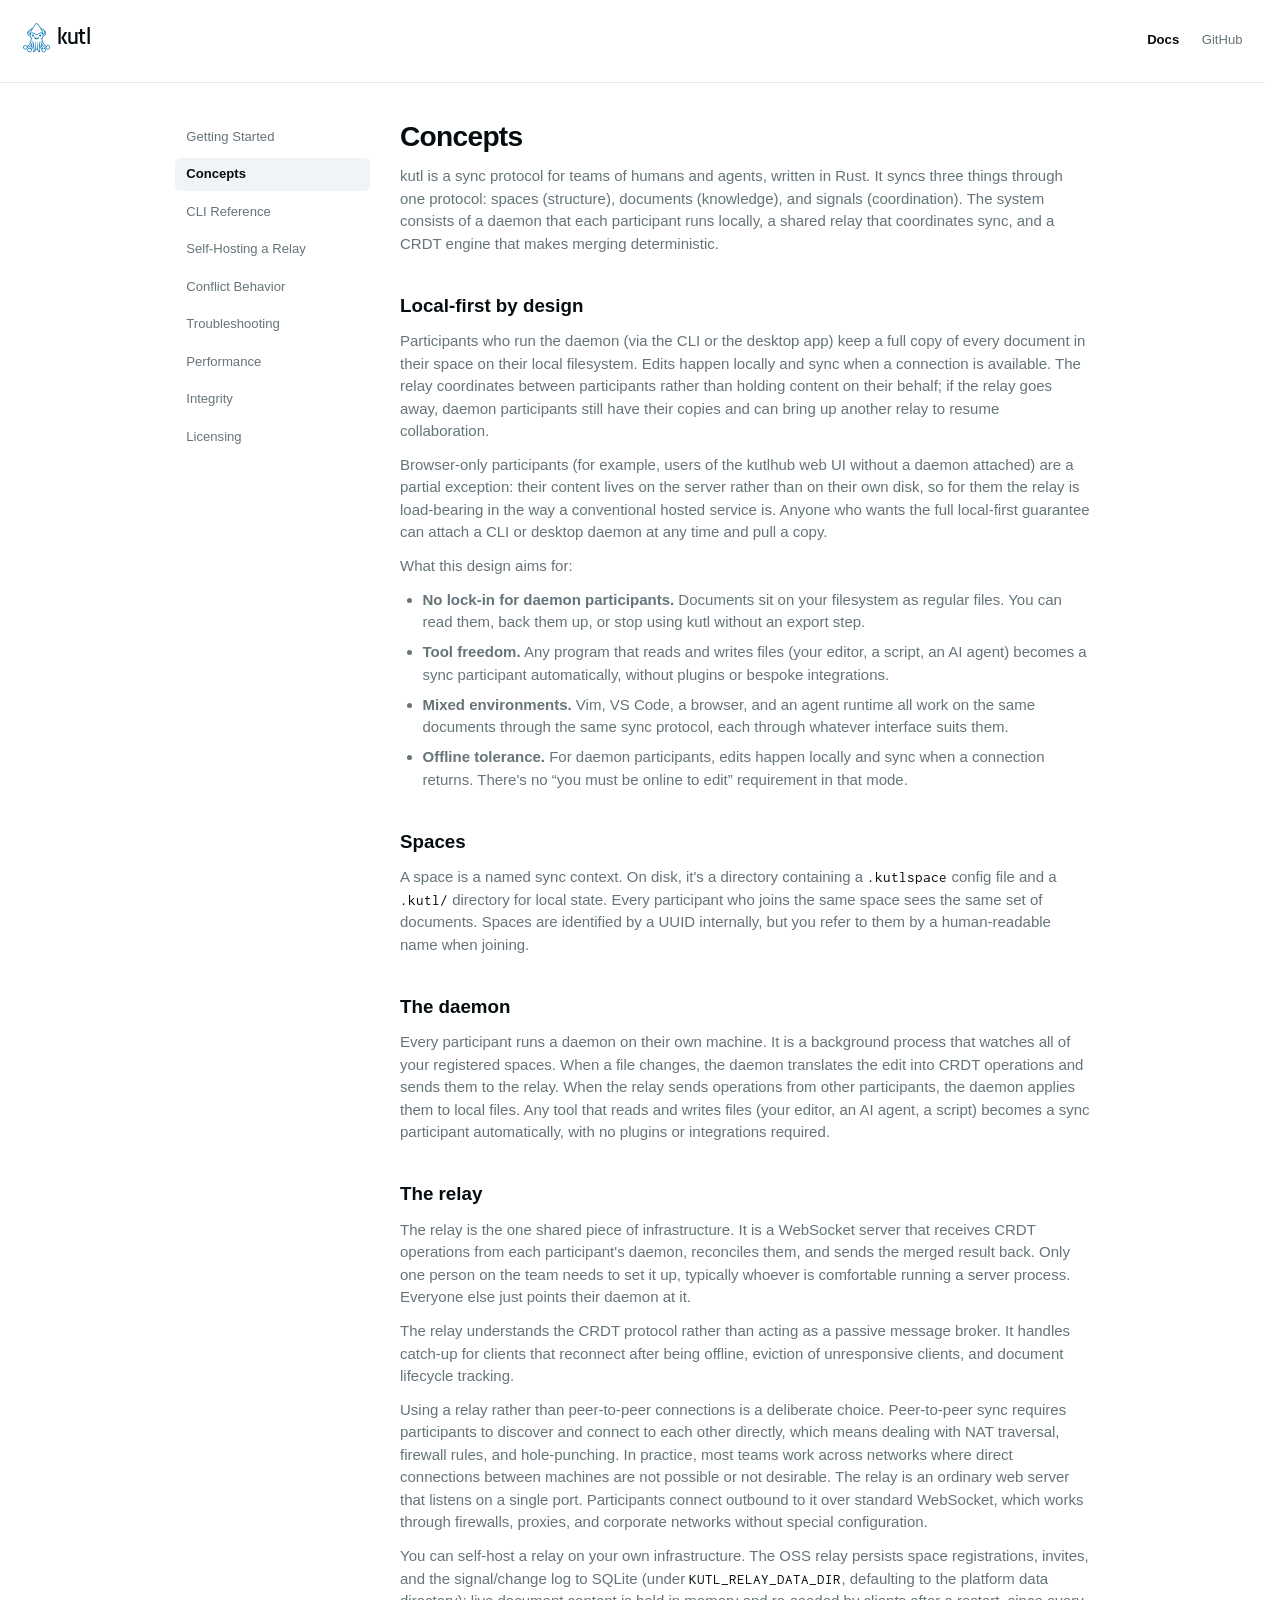
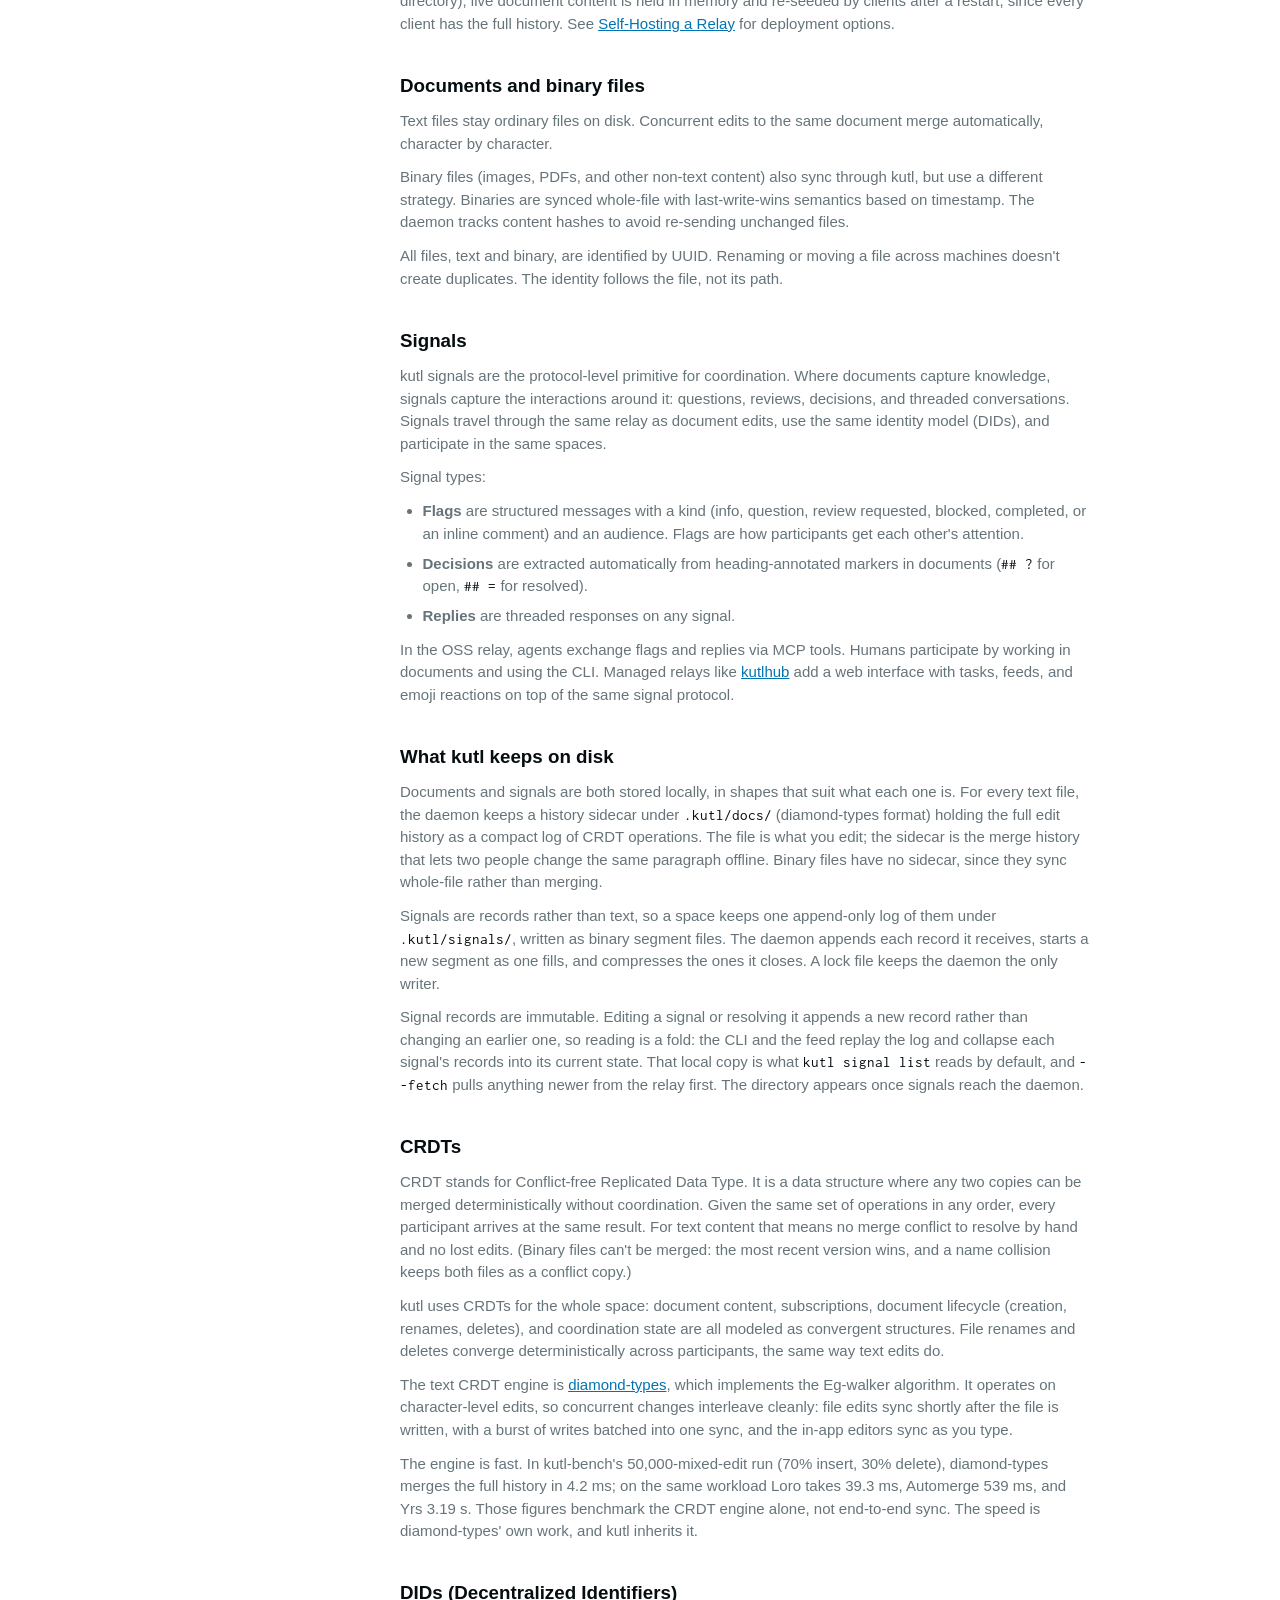
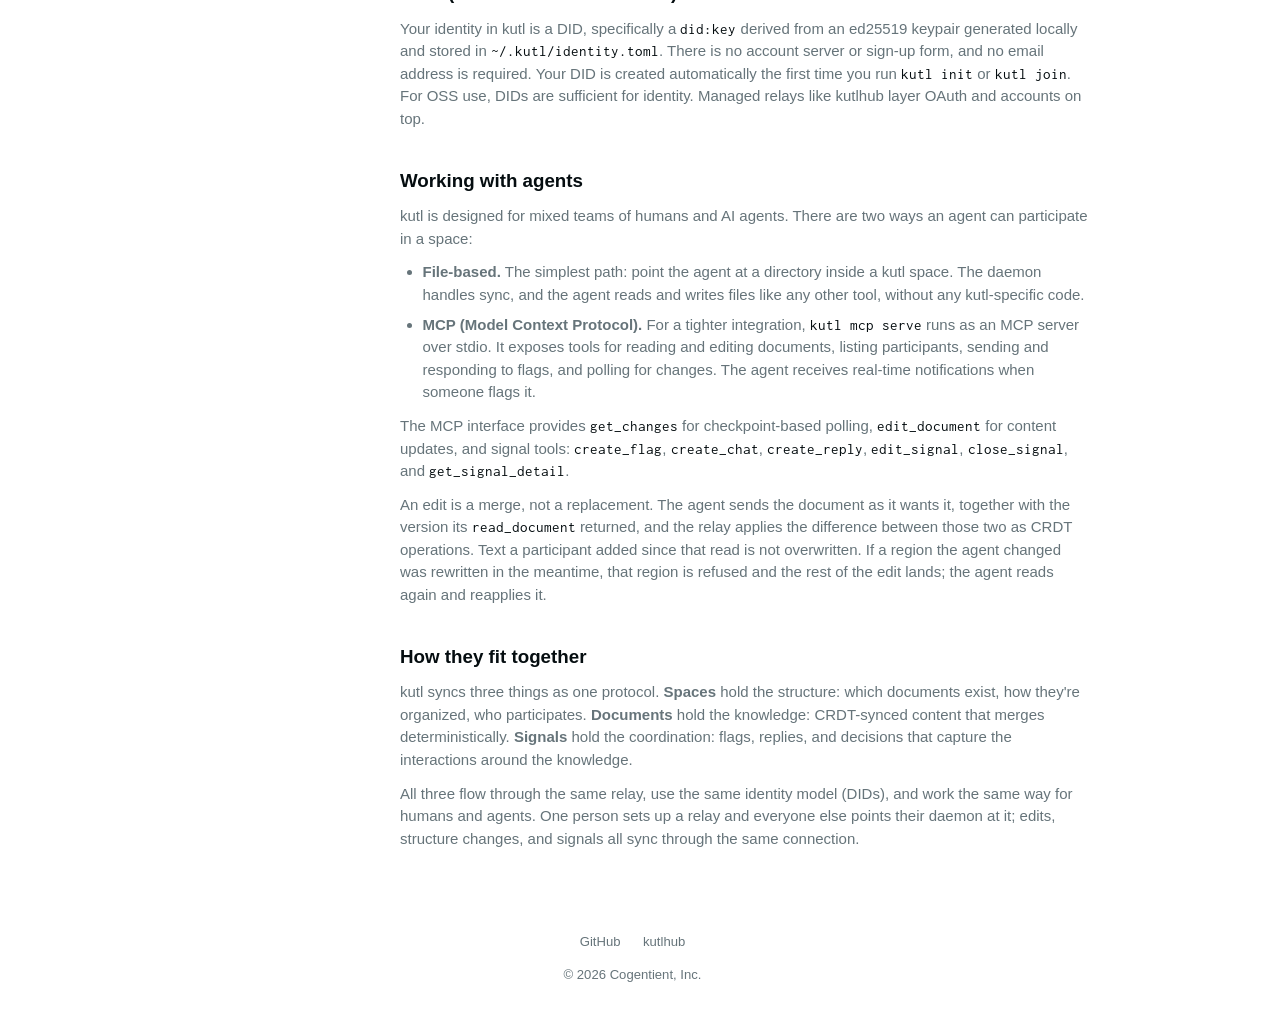
<file: docs/concepts/index.html>
<!doctype html>
<html lang="en">
  <head>
    <meta charset="UTF-8" />
    <meta name="viewport" content="width=device-width, initial-scale=1.0" />
    <link rel="icon" type="image/svg+xml" href="/favicon.svg" />
    <title>Concepts — kutl docs</title>
    <meta name="description" content="Spaces, documents, relays, and how kutl merges concurrent edits." />
    <script>
      (function () {
        // kutl.io follows the system; kutlhub's toggle is an app affordance.
        // No toggle UI, no persisted theme — .dark tracks
        // prefers-color-scheme directly, before first paint (avoids a
        // flash of the wrong theme) and for the life of the page (the
        // change listener catches the OS preference flipping while the
        // tab stays open). Guarded for environments without matchMedia
        // (prerendering runs this template through no browser, but the
        // guard costs nothing and keeps the script inert rather than
        // throwing if it ever is).
        if (typeof matchMedia !== 'function') return;
        var media = matchMedia('(prefers-color-scheme: dark)');
        var apply = function () {
          document.documentElement.classList.toggle('dark', media.matches);
        };
        apply();
        // Legacy Safari (<14) has no MediaQueryList.addEventListener,
        // only the deprecated addListener — feature-checked the same
        // way as the matchMedia guard above, so the live-follow is lost
        // gracefully there instead of throwing after `apply()` already
        // set the correct initial theme.
        if (typeof media.addEventListener === 'function') {
          media.addEventListener('change', apply);
        } else if (typeof media.addListener === 'function') {
          media.addListener(apply);
        }
      })();
    </script>
    <script type="module" crossorigin src="/assets/index-BP-hTzqO.js"></script>
    <link rel="stylesheet" crossorigin href="/assets/index-BFrA3b6R.css">
      <link rel="canonical" href="https://kutl.io/docs/concepts" />
    <meta property="og:type" content="website" />
    <meta property="og:url" content="https://kutl.io/docs/concepts" />
    <meta property="og:title" content="Concepts — kutl docs" />
    <meta property="og:description" content="Spaces, documents, relays, and how kutl merges concurrent edits." />
    <meta property="og:image" content="https://kutl.io/og.png" />
    <meta name="twitter:card" content="summary_large_image" />
    <meta name="twitter:title" content="Concepts — kutl docs" />
    <meta name="twitter:description" content="Spaces, documents, relays, and how kutl merges concurrent edits." />
    <meta name="twitter:image" content="https://kutl.io/og.png" />
    <script type="application/ld+json">{"@context":"https://schema.org","@type":"BreadcrumbList","itemListElement":[{"@type":"ListItem","position":1,"name":"kutl","item":"https://kutl.io/"},{"@type":"ListItem","position":2,"name":"Docs","item":"https://kutl.io/docs"},{"@type":"ListItem","position":3,"name":"Concepts","item":"https://kutl.io/docs/concepts"}]}</script>
  </head>
  <body>
    <div id="root"><div class="min-h-screen bg-background text-foreground"><header class="flex items-center justify-between border-b border-border p-6"><a href="/" data-discover="true"><span class="inline-flex items-center gap-2"><svg xmlns="http://www.w3.org/2000/svg" viewBox="0 0 544 598" fill="currentColor" class="h-8 w-auto text-primary"><g transform="translate(0,598) scale(0.1,-0.1)" stroke="none"><path d="M2630 5911 c-103 -34 -169 -89 -281 -231 -108 -138 -366 -533 -392 -600 -6 -16 -39 -42 -95 -75 -47 -27 -97 -60 -111 -71 -15 -12 -47 -35 -73 -50 -139 -86 -328 -226 -462 -343 -221 -194 -315 -318 -360 -473 -22 -76 -21 -229 1 -294 54 -161 206 -321 388 -409 50 -24 102 -47 116 -50 23 -6 29 -16 44 -73 27 -110 78 -206 145 -276 69 -72 69 -73 45 -231 -51 -320 -176 -671 -319 -895 -110 -173 -280 -339 -413 -402 l-51 -24 -60 46 c-90 70 -165 95 -282 94 -84 -1 -104 -4 -175 -34 -205 -86 -311 -310 -246 -519 39 -125 114 -210 239 -269 124 -59 272 -57 399 5 108 53 212 189 229 299 6 44 6 44 48 44 67 0 183 37 306 98 106 53 123 66 231 172 64 63 133 140 153 170 20 30 36 49 36 43 0 -36 -67 -311 -97 -397 -27 -80 -66 -166 -88 -194 -1 -1 -26 9 -55 22 -74 34 -140 41 -228 22 -138 -29 -245 -108 -300 -221 -45 -92 -55 -145 -49 -241 4 -68 11 -98 36 -148 42 -87 114 -157 208 -203 76 -37 79 -38 193 -38 112 0 118 1 182 34 95 48 171 119 208 195 39 80 57 186 42 259 l-11 52 68 70 c116 120 195 251 261 429 l37 99 7 -104 c3 -57 10 -131 15 -164 5 -33 10 -145 10 -250 1 -153 -3 -208 -19 -284 -22 -106 -60 -196 -107 -259 -52 -67 -43 -92 35 -92 97 1 242 69 336 159 79 75 161 216 197 339 11 37 14 41 28 28 30 -26 100 -56 131 -56 39 0 82 22 108 55 25 31 32 32 32 0 0 -44 58 -183 106 -256 63 -93 153 -175 249 -224 71 -36 84 -39 158 -40 98 0 105 10 59 83 -58 90 -93 171 -112 259 -27 120 -36 315 -21 439 7 55 19 157 28 229 l16 130 18 -65 c19 -68 93 -218 156 -317 20 -32 68 -90 106 -130 l70 -72 1 -123 c1 -148 13 -181 105 -280 46 -50 80 -76 139 -105 76 -38 78 -38 197 -38 118 0 122 1 189 35 74 38 153 110 191 175 74 125 71 330 -4 438 -50 71 -123 135 -196 169 -63 30 -81 33 -176 36 -92 3 -113 1 -158 -19 -28 -12 -53 -20 -55 -18 -2 2 -19 36 -39 74 -46 91 -90 233 -115 370 -11 61 -24 118 -27 128 -13 32 1 18 59 -61 89 -122 216 -232 354 -308 115 -64 228 -104 296 -104 45 0 56 -11 70 -71 13 -56 85 -177 127 -215 101 -89 274 -131 406 -98 131 32 203 82 271 187 106 161 93 378 -30 513 -72 78 -123 110 -224 139 -82 24 -95 25 -167 16 -89 -12 -181 -52 -242 -104 l-39 -34 -57 33 c-143 80 -239 169 -361 331 -81 109 -217 370 -257 493 -55 173 -131 518 -131 595 0 23 13 44 56 89 66 71 128 189 151 287 13 61 18 70 42 76 51 13 127 49 211 100 208 127 320 311 320 523 -1 56 -31 173 -60 231 -79 155 -268 346 -540 544 -42 31 -298 206 -350 240 -146 95 -152 100 -176 146 -21 42 -64 109 -227 354 -102 154 -165 234 -246 316 -111 111 -166 140 -276 145 -44 2 -91 0 -105 -5z m187 -156 c81 -40 171 -144 333 -383 84 -126 212 -325 235 -367 15 -27 46 -79 70 -115 62 -94 203 -335 238 -405 16 -33 46 -89 67 -125 63 -107 148 -341 150 -412 0 -5 -20 7 -45 26 -135 103 -337 123 -524 52 -79 -31 -228 -112 -321 -176 -46 -32 -159 -70 -232 -80 -149 -19 -274 20 -478 150 -147 94 -279 140 -423 148 -88 4 -104 2 -175 -23 -85 -31 -114 -47 -153 -82 l-26 -24 5 53 c2 29 16 84 29 122 26 71 195 409 218 436 7 8 38 60 68 115 30 55 81 142 113 193 32 50 79 125 103 165 103 166 304 471 374 566 87 117 137 160 220 187 51 16 86 11 154 -21z m-1052 -990 c-20 -26 -42 -63 -50 -82 -8 -20 -30 -61 -49 -92 -82 -134 -198 -368 -232 -466 -23 -68 -28 -96 -28 -190 -1 -91 2 -116 17 -139 10 -15 16 -30 13 -34 -21 -20 -160 117 -216 213 -34 58 -35 63 -35 165 0 102 1 107 38 177 50 97 153 208 268 289 52 36 103 74 114 84 11 10 38 28 60 40 22 12 60 36 85 54 25 18 46 32 48 31 2 -2 -13 -24 -33 -50z m2000 -30 c60 -34 253 -176 314 -231 56 -50 114 -136 153 -227 58 -131 40 -252 -54 -383 -31 -44 -139 -134 -160 -134 -6 0 -7 8 -3 18 27 64 37 139 26 209 -13 88 -95 297 -163 418 -28 50 -80 144 -115 209 -35 65 -74 133 -87 150 -41 55 -41 62 -1 30 22 -17 62 -43 90 -59z m639 -570 c82 -128 96 -270 39 -395 -45 -99 -153 -205 -268 -264 -49 -25 -95 -46 -102 -46 -16 0 -22 24 -24 104 l-2 69 49 33 c88 57 198 173 232 244 47 96 62 226 35 296 -12 31 8 11 41 -41z m-3332 -30 c-5 -88 22 -190 71 -274 34 -57 168 -182 223 -209 38 -17 38 -20 27 -134 -3 -38 -11 -68 -16 -68 -6 0 -54 24 -106 54 -136 77 -221 167 -273 287 -53 124 -39 242 43 370 17 27 32 49 33 49 1 0 0 -34 -2 -75z m998 -229 c36 -15 92 -45 125 -66 112 -72 242 -139 321 -167 69 -24 94 -27 199 -27 77 0 143 6 185 16 69 18 199 84 340 173 126 80 190 100 330 100 106 0 119 -2 166 -27 51 -27 107 -86 137 -144 73 -141 75 -427 4 -585 -54 -121 -125 -189 -261 -248 -55 -24 -76 -39 -74 -50 3 -13 19 -17 81 -19 42 -2 77 -4 77 -6 0 -2 9 -69 19 -150 49 -361 215 -784 404 -1031 121 -157 219 -248 338 -317 l106 -61 -13 -26 c-8 -14 -14 -36 -14 -48 0 -17 -6 -23 -22 -23 -98 1 -320 102 -433 198 -141 118 -286 349 -370 587 -19 55 -53 171 -75 258 -52 208 -82 275 -105 236 -7 -10 13 -220 61 -644 13 -121 27 -245 30 -275 8 -71 69 -360 90 -425 18 -54 99 -211 115 -220 5 -4 -5 -24 -23 -46 l-32 -39 -29 27 c-93 88 -212 290 -256 434 -65 211 -91 337 -141 685 -33 228 -51 312 -79 359 -29 50 -36 27 -31 -90 9 -207 4 -710 -9 -845 -7 -74 -24 -225 -37 -334 -34 -284 -29 -438 20 -650 9 -38 15 -71 13 -73 -8 -8 -117 109 -150 160 -95 149 -125 373 -92 690 31 301 45 590 35 725 -21 259 -43 369 -72 360 -10 -4 -15 -64 -19 -244 -4 -131 -12 -288 -18 -349 -17 -152 -60 -487 -71 -560 -6 -33 -10 -112 -10 -174 l0 -115 -51 -48 c-28 -26 -55 -48 -59 -48 -4 0 -27 21 -52 48 l-44 47 -13 170 c-6 94 -16 189 -21 212 -34 148 -80 664 -81 906 0 88 -5 149 -11 153 -19 12 -39 -23 -48 -82 -37 -239 -37 -587 0 -949 37 -369 22 -526 -67 -714 -18 -36 -53 -81 -102 -128 -41 -40 -75 -72 -77 -70 -1 1 12 54 28 117 35 137 48 360 29 500 -26 201 -43 357 -56 540 -16 212 -19 657 -5 785 9 87 1 111 -24 73 -25 -38 -52 -164 -96 -453 -56 -363 -124 -631 -197 -780 -39 -78 -127 -206 -172 -250 l-41 -39 -17 24 c-9 13 -25 32 -35 42 -9 9 -13 20 -8 23 5 3 29 42 53 88 71 129 147 423 167 642 6 66 15 163 21 215 5 52 14 145 19 205 5 61 16 177 25 258 9 81 13 152 10 157 -21 34 -57 -53 -110 -270 -123 -492 -330 -797 -637 -939 -70 -32 -235 -79 -243 -69 -9 13 -24 103 -18 105 43 15 174 106 243 169 93 85 230 247 256 303 10 20 28 54 42 76 43 67 108 206 140 296 17 46 39 107 50 134 28 71 80 308 100 455 l17 124 48 -3 c60 -3 107 7 107 23 0 7 -37 30 -82 51 -187 87 -273 214 -298 438 -25 220 22 405 128 497 67 59 107 70 242 66 97 -3 125 -8 180 -30z m-1463 -2506 c65 -29 145 -115 166 -179 37 -116 15 -230 -60 -303 -78 -76 -121 -93 -233 -93 -83 0 -101 4 -145 27 -79 41 -130 103 -155 189 -25 83 -22 127 14 205 45 97 114 152 217 174 59 12 143 4 196 -20z m4467 4 c64 -22 147 -100 177 -166 31 -71 32 -182 2 -248 -27 -58 -84 -115 -147 -147 -42 -22 -66 -26 -131 -27 -68 -1 -88 3 -137 27 -82 40 -143 112 -169 199 -21 68 -21 71 -4 134 42 155 148 242 296 243 36 1 87 -6 113 -15z m-3639 -539 c86 -41 143 -107 169 -194 21 -71 20 -99 -5 -174 -66 -198 -330 -269 -488 -130 -120 105 -145 262 -61 392 81 126 247 172 385 106z m2843 1 c48 -25 121 -103 146 -156 28 -61 29 -189 2 -240 -34 -63 -95 -127 -144 -151 -38 -19 -64 -23 -137 -23 -79 -1 -96 2 -141 26 -28 15 -72 50 -97 78 -106 118 -103 276 9 400 65 72 116 90 239 87 62 -2 100 -9 123 -21z"></path><path d="M1905 3656 c-43 -18 -93 -79 -101 -121 -3 -20 -4 -63 -2 -97 4 -57 7 -64 49 -103 61 -57 125 -73 203 -51 163 48 195 248 57 354 -38 29 -49 32 -109 32 -37 -1 -81 -7 -97 -14z"></path><path d="M3352 3653 c-41 -20 -91 -82 -104 -130 -5 -20 -7 -60 -3 -90 5 -44 13 -60 43 -89 70 -68 130 -85 217 -59 72 21 120 69 134 137 22 99 -29 206 -112 237 -42 16 -137 13 -175 -6z"></path><path d="M2256 3117 c-48 -35 1 -146 110 -252 97 -94 188 -136 313 -143 159 -9 279 37 397 153 80 80 128 162 122 212 -4 37 -38 41 -109 12 -165 -65 -205 -73 -369 -73 -151 1 -158 2 -270 38 -63 20 -125 44 -137 52 -27 17 -34 17 -57 1z m504 -214 c80 3 156 8 170 12 24 7 24 7 5 -8 -11 -8 -45 -27 -75 -43 -49 -26 -65 -29 -150 -29 -92 0 -98 2 -153 35 -31 19 -57 37 -57 41 0 3 26 2 58 -3 31 -5 122 -7 202 -5z"></path></g></svg><span class="font-logo font-semibold tracking-tight text-2xl">kutl</span></span></a><nav class="flex items-center gap-6 text-sm"><a class="font-semibold text-foreground" href="/docs" data-discover="true">Docs</a><a href="https://github.com/kutl-io" class="text-muted-foreground transition-colors hover:text-foreground">GitHub</a><button type="button" aria-label="Open documentation menu" aria-expanded="false" aria-controls="docs-mobile-nav" class="text-muted-foreground transition-colors hover:text-foreground sm:hidden"><svg xmlns="http://www.w3.org/2000/svg" width="24" height="24" viewBox="0 0 24 24" fill="none" stroke="currentColor" stroke-width="2" stroke-linecap="round" stroke-linejoin="round" class="lucide lucide-menu h-5 w-5" aria-hidden="true"><path d="M4 5h16"></path><path d="M4 12h16"></path><path d="M4 19h16"></path></svg></button></nav></header><div class="mx-auto flex max-w-5xl gap-8 px-6 py-10"><aside class="hidden w-52 shrink-0 sm:block"><nav class="sticky top-10 space-y-1"><a class="block rounded-md px-3 py-2 text-sm transition-colors text-muted-foreground hover:text-foreground" href="/docs" data-discover="true">Getting Started</a><a aria-current="page" class="block rounded-md px-3 py-2 text-sm transition-colors bg-secondary font-semibold text-foreground" href="/docs/concepts" data-discover="true">Concepts</a><a class="block rounded-md px-3 py-2 text-sm transition-colors text-muted-foreground hover:text-foreground" href="/docs/cli" data-discover="true">CLI Reference</a><a class="block rounded-md px-3 py-2 text-sm transition-colors text-muted-foreground hover:text-foreground" href="/docs/relay" data-discover="true">Self-Hosting a Relay</a><a class="block rounded-md px-3 py-2 text-sm transition-colors text-muted-foreground hover:text-foreground" href="/docs/conflicts" data-discover="true">Conflict Behavior</a><a class="block rounded-md px-3 py-2 text-sm transition-colors text-muted-foreground hover:text-foreground" href="/docs/troubleshooting" data-discover="true">Troubleshooting</a><a class="block rounded-md px-3 py-2 text-sm transition-colors text-muted-foreground hover:text-foreground" href="/docs/performance" data-discover="true">Performance</a><a class="block rounded-md px-3 py-2 text-sm transition-colors text-muted-foreground hover:text-foreground" href="/docs/integrity" data-discover="true">Integrity</a><a class="block rounded-md px-3 py-2 text-sm transition-colors text-muted-foreground hover:text-foreground" href="/docs/licensing" data-discover="true">Licensing</a></nav></aside><main class="min-w-0 flex-1"><article class="space-y-10"><div><h1 class="mb-3 text-3xl font-bold tracking-tight">Concepts</h1><p class="text-muted-foreground">kutl is a sync protocol for teams of humans and agents, written in Rust. It syncs three things through one protocol: spaces (structure), documents (knowledge), and signals (coordination). The system consists of a daemon that each participant runs locally, a shared relay that coordinates sync, and a CRDT engine that makes merging deterministic.</p></div><section><h2 class="mb-3 text-xl font-semibold" id="local-first">Local-first by design</h2><p class="text-muted-foreground">Participants who run the daemon (via the CLI or the desktop app) keep a full copy of every document in their space on their local filesystem. Edits happen locally and sync when a connection is available. The relay coordinates between participants rather than holding content on their behalf; if the relay goes away, daemon participants still have their copies and can bring up another relay to resume collaboration.</p><p class="mt-3 text-muted-foreground">Browser-only participants (for example, users of the kutlhub web UI without a daemon attached) are a partial exception: their content lives on the server rather than on their own disk, so for them the relay is load-bearing in the way a conventional hosted service is. Anyone who wants the full local-first guarantee can attach a CLI or desktop daemon at any time and pull a copy.</p><p class="mt-3 text-muted-foreground">What this design aims for:</p><ul class="mt-3 list-disc space-y-2 pl-6 text-muted-foreground"><li><strong>No lock-in for daemon participants.</strong> Documents sit on your filesystem as regular files. You can read them, back them up, or stop using kutl without an export step.</li><li><strong>Tool freedom.</strong> Any program that reads and writes files (your editor, a script, an AI agent) becomes a sync participant automatically, without plugins or bespoke integrations.</li><li><strong>Mixed environments.</strong> Vim, VS Code, a browser, and an agent runtime all work on the same documents through the same sync protocol, each through whatever interface suits them.</li><li><strong>Offline tolerance.</strong> For daemon participants, edits happen locally and sync when a connection returns. There&#x27;s no “you must be online to edit” requirement in that mode.</li></ul></section><section><h2 class="mb-3 text-xl font-semibold" id="spaces">Spaces</h2><p class="text-muted-foreground">A space is a named sync context. On disk, it&#x27;s a directory containing a <code class="font-mono text-foreground">.kutlspace</code> config file and a <code class="font-mono text-foreground">.kutl/</code> <!-- -->directory for local state. Every participant who joins the same space sees the same set of documents. Spaces are identified by a UUID internally, but you refer to them by a human-readable name when joining.</p></section><section><h2 class="mb-3 text-xl font-semibold" id="daemon">The daemon</h2><p class="text-muted-foreground">Every participant runs a daemon on their own machine. It is a background process that watches all of your registered spaces. When a file changes, the daemon translates the edit into CRDT operations and sends them to the relay. When the relay sends operations from other participants, the daemon applies them to local files. Any tool that reads and writes files (your editor, an AI agent, a script) becomes a sync participant automatically, with no plugins or integrations required.</p></section><section><h2 class="mb-3 text-xl font-semibold" id="relay">The relay</h2><p class="text-muted-foreground">The relay is the one shared piece of infrastructure. It is a WebSocket server that receives CRDT operations from each participant&#x27;s daemon, reconciles them, and sends the merged result back. Only one person on the team needs to set it up, typically whoever is comfortable running a server process. Everyone else just points their daemon at it.</p><p class="mt-3 text-muted-foreground">The relay understands the CRDT protocol rather than acting as a passive message broker. It handles catch-up for clients that reconnect after being offline, eviction of unresponsive clients, and document lifecycle tracking.</p><p class="mt-3 text-muted-foreground">Using a relay rather than peer-to-peer connections is a deliberate choice. Peer-to-peer sync requires participants to discover and connect to each other directly, which means dealing with NAT traversal, firewall rules, and hole-punching. In practice, most teams work across networks where direct connections between machines are not possible or not desirable. The relay is an ordinary web server that listens on a single port. Participants connect outbound to it over standard WebSocket, which works through firewalls, proxies, and corporate networks without special configuration.</p><p class="mt-3 text-muted-foreground">You can self-host a relay on your own infrastructure. The OSS relay persists space registrations, invites, and the signal/change log to SQLite (under<!-- --> <code class="font-mono text-foreground">KUTL_RELAY_DATA_DIR</code>, defaulting to the platform data directory); live document content is held in memory and re-seeded by clients after a restart, since every client has the full history. See<!-- --> <a class="text-primary underline hover:text-primary/80" href="/docs/relay" data-discover="true">Self-Hosting a Relay</a> for deployment options.</p></section><section><h2 class="mb-3 text-xl font-semibold" id="documents">Documents and binary files</h2><p class="text-muted-foreground">Text files stay ordinary files on disk. Concurrent edits to the same document merge automatically, character by character.</p><p class="mt-3 text-muted-foreground">Binary files (images, PDFs, and other non-text content) also sync through kutl, but use a different strategy. Binaries are synced whole-file with last-write-wins semantics based on timestamp. The daemon tracks content hashes to avoid re-sending unchanged files.</p><p class="mt-3 text-muted-foreground">All files, text and binary, are identified by UUID. Renaming or moving a file across machines doesn&#x27;t create duplicates. The identity follows the file, not its path.</p></section><section><h2 class="mb-3 text-xl font-semibold" id="signals">Signals</h2><p class="text-muted-foreground">kutl signals are the protocol-level primitive for coordination. Where documents capture knowledge, signals capture the interactions around it: questions, reviews, decisions, and threaded conversations. Signals travel through the same relay as document edits, use the same identity model (DIDs), and participate in the same spaces.</p><p class="mt-3 text-muted-foreground">Signal types:</p><ul class="mt-3 list-disc space-y-2 pl-6 text-muted-foreground"><li><strong>Flags</strong> are structured messages with a kind (info, question, review requested, blocked, completed, or an inline comment) and an audience. Flags are how participants get each other&#x27;s attention.</li><li><strong>Decisions</strong> are extracted automatically from heading-annotated markers in documents (<code class="font-mono text-foreground">## ?</code> for open,<!-- --> <code class="font-mono text-foreground">## =</code> for resolved).</li><li><strong>Replies</strong> are threaded responses on any signal.</li></ul><p class="mt-3 text-muted-foreground">In the OSS relay, agents exchange flags and replies via MCP tools. Humans participate by working in documents and using the CLI. Managed relays like<!-- --> <a href="https://kutlhub.com" class="text-primary underline hover:text-primary/80">kutlhub</a> <!-- -->add a web interface with tasks, feeds, and emoji reactions on top of the same signal protocol.</p></section><section><h2 class="mb-3 text-xl font-semibold" id="on-disk">What kutl keeps on disk</h2><p class="text-muted-foreground">Documents and signals are both stored locally, in shapes that suit what each one is. For every text file, the daemon keeps a history sidecar under<!-- --> <code class="font-mono text-foreground">.kutl/docs/</code> <!-- -->(diamond-types format) holding the full edit history as a compact log of CRDT operations. The file is what you edit; the sidecar is the merge history that lets two people change the same paragraph offline. Binary files have no sidecar, since they sync whole-file rather than merging.</p><p class="mt-3 text-muted-foreground">Signals are records rather than text, so a space keeps one append-only log of them under<!-- --> <code class="font-mono text-foreground">.kutl/signals/</code>, written as binary segment files. The daemon appends each record it receives, starts a new segment as one fills, and compresses the ones it closes. A lock file keeps the daemon the only writer.</p><p class="mt-3 text-muted-foreground">Signal records are immutable. Editing a signal or resolving it appends a new record rather than changing an earlier one, so reading is a fold: the CLI and the feed replay the log and collapse each signal&#x27;s records into its current state. That local copy is what<!-- --> <code class="font-mono text-foreground">kutl signal list</code> <!-- -->reads by default, and<!-- --> <code class="font-mono text-foreground">--fetch</code> pulls anything newer from the relay first. The directory appears once signals reach the daemon.</p></section><section><h2 class="mb-3 text-xl font-semibold" id="crdts">CRDTs</h2><p class="text-muted-foreground">CRDT stands for Conflict-free Replicated Data Type. It is a data structure where any two copies can be merged deterministically without coordination. Given the same set of operations in any order, every participant arrives at the same result. For text content that means no merge conflict to resolve by hand and no lost edits. (Binary files can&#x27;t be merged: the most recent version wins, and a name collision keeps both files as a conflict copy.)</p><p class="mt-3 text-muted-foreground">kutl uses CRDTs for the whole space: document content, subscriptions, document lifecycle (creation, renames, deletes), and coordination state are all modeled as convergent structures. File renames and deletes converge deterministically across participants, the same way text edits do.</p><p class="mt-3 text-muted-foreground">The text CRDT engine is<!-- --> <a href="https://github.com/josephg/diamond-types" class="text-primary underline hover:text-primary/80">diamond-types</a>, which implements the Eg-walker algorithm. It operates on character-level edits, so concurrent changes interleave cleanly: file edits sync shortly after the file is written, with a burst of writes batched into one sync, and the in-app editors sync as you type.</p><p class="mt-3 text-muted-foreground">The engine is fast. In kutl-bench&#x27;s 50,000-mixed-edit run (70% insert, 30% delete), diamond-types merges the full history in 4.2 ms; on the same workload Loro takes 39.3 ms, Automerge 539 ms, and Yrs 3.19 s. Those figures benchmark the CRDT engine alone, not end-to-end sync. The speed is diamond-types&#x27; own work, and kutl inherits it.</p></section><section><h2 class="mb-3 text-xl font-semibold" id="dids">DIDs (Decentralized Identifiers)</h2><p class="text-muted-foreground">Your identity in kutl is a DID, specifically a<!-- --> <code class="font-mono text-foreground">did:key</code> derived from an ed25519 keypair generated locally and stored in<!-- --> <code class="font-mono text-foreground">~/.kutl/identity.toml</code>. There is no account server or sign-up form, and no email address is required. Your DID is created automatically the first time you run<!-- --> <code class="font-mono text-foreground">kutl init</code> or<!-- --> <code class="font-mono text-foreground">kutl join</code>. For OSS use, DIDs are sufficient for identity. Managed relays like kutlhub layer OAuth and accounts on top.</p></section><section><h2 class="mb-3 text-xl font-semibold" id="agents">Working with agents</h2><p class="text-muted-foreground">kutl is designed for mixed teams of humans and AI agents. There are two ways an agent can participate in a space:</p><ul class="mt-3 list-disc space-y-2 pl-6 text-muted-foreground"><li><strong>File-based.</strong> The simplest path: point the agent at a directory inside a kutl space. The daemon handles sync, and the agent reads and writes files like any other tool, without any kutl-specific code.</li><li><strong>MCP (Model Context Protocol).</strong> For a tighter integration,<!-- --> <code class="font-mono text-foreground">kutl mcp serve</code> <!-- -->runs as an MCP server over stdio. It exposes tools for reading and editing documents, listing participants, sending and responding to flags, and polling for changes. The agent receives real-time notifications when someone flags it.</li></ul><p class="mt-3 text-muted-foreground">The MCP interface provides<!-- --> <code class="font-mono text-foreground">get_changes</code> for checkpoint-based polling,<!-- --> <code class="font-mono text-foreground">edit_document</code> for content updates, and signal tools:<!-- --> <code class="font-mono text-foreground">create_flag</code>,<!-- --> <code class="font-mono text-foreground">create_chat</code>,<!-- --> <code class="font-mono text-foreground">create_reply</code>,<!-- --> <code class="font-mono text-foreground">edit_signal</code>,<!-- --> <code class="font-mono text-foreground">close_signal</code>, and<!-- --> <code class="font-mono text-foreground">get_signal_detail</code>.</p><p class="mt-3 text-muted-foreground">An edit is a merge, not a replacement. The agent sends the document as it wants it, together with the version its<!-- --> <code class="font-mono text-foreground">read_document</code> <!-- -->returned, and the relay applies the difference between those two as CRDT operations. Text a participant added since that read is not overwritten. If a region the agent changed was rewritten in the meantime, that region is refused and the rest of the edit lands; the agent reads again and reapplies it.</p></section><section><h2 class="mb-3 text-xl font-semibold" id="how-they-fit">How they fit together</h2><p class="text-muted-foreground">kutl syncs three things as one protocol. <strong>Spaces</strong> hold the structure: which documents exist, how they&#x27;re organized, who participates. <strong>Documents</strong> hold the knowledge: CRDT-synced content that merges deterministically.<!-- --> <strong>Signals</strong> hold the coordination: flags, replies, and decisions that capture the interactions around the knowledge.</p><p class="mt-3 text-muted-foreground">All three flow through the same relay, use the same identity model (DIDs), and work the same way for humans and agents. One person sets up a relay and everyone else points their daemon at it; edits, structure changes, and signals all sync through the same connection.</p></section></article></main></div><footer class="mx-auto max-w-3xl px-6 py-12 text-center text-sm text-muted-foreground"><div class="flex justify-center gap-6"><a href="https://github.com/kutl-io" class="hover:text-foreground">GitHub</a><a href="https://kutlhub.com" class="hover:text-foreground">kutlhub</a></div><p class="mt-4">© 2026 Cogentient, Inc.</p></footer></div></div>
  </body>
</html>
</file>
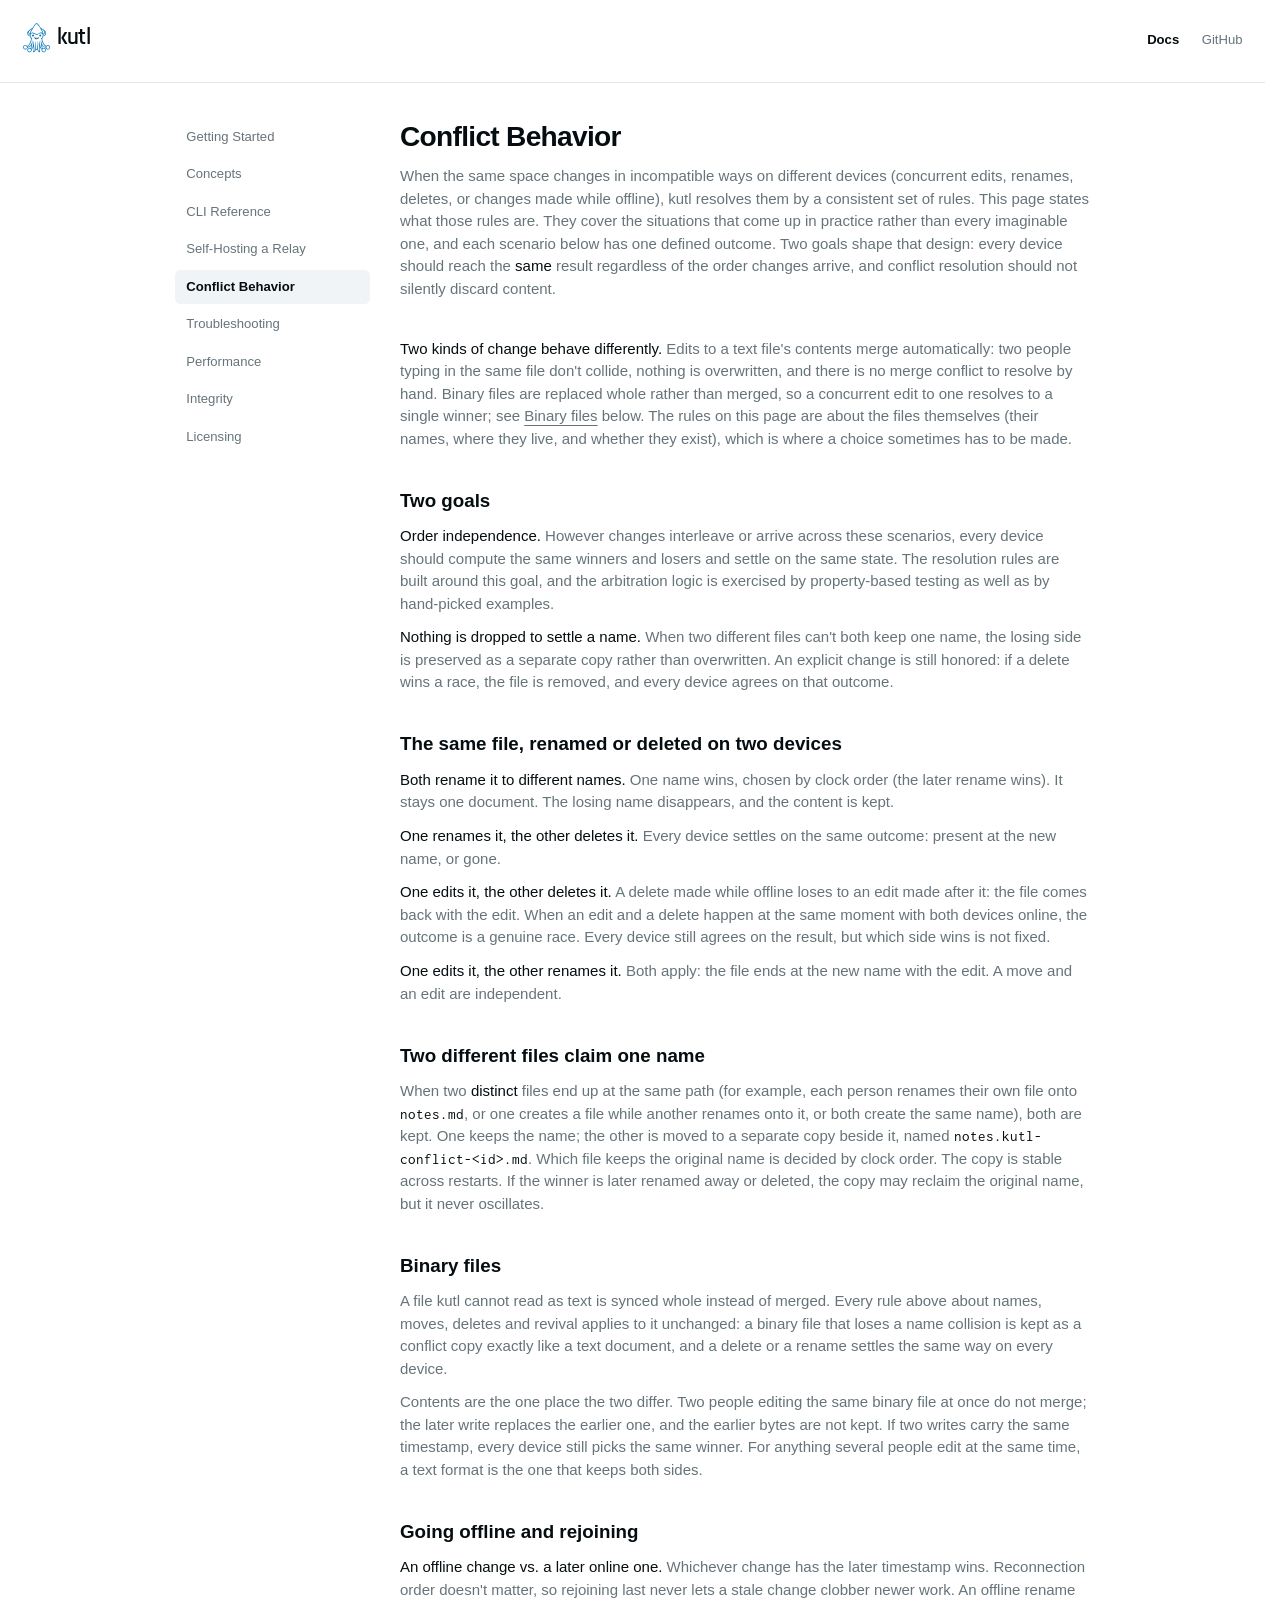
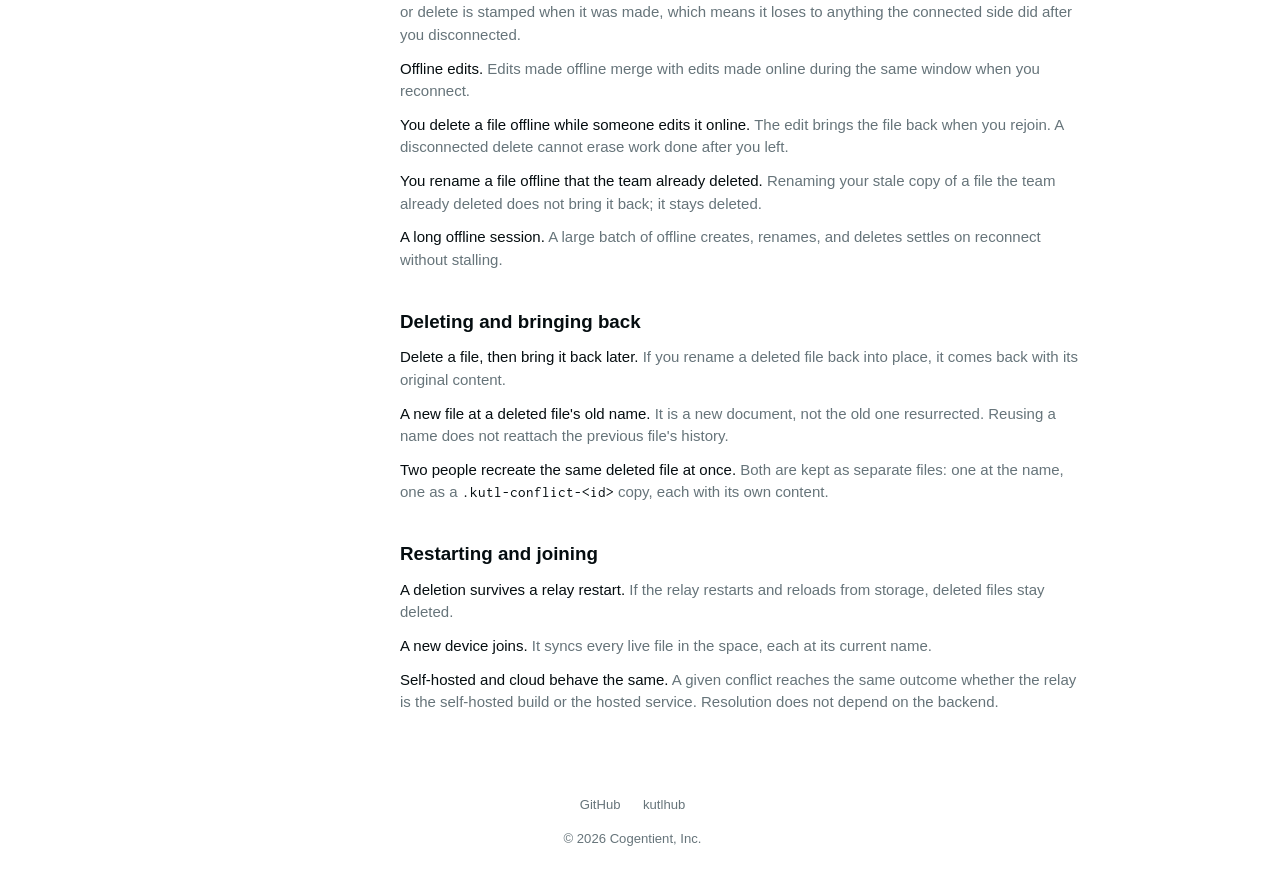
<file: docs/conflicts/index.html>
<!doctype html>
<html lang="en">
  <head>
    <meta charset="UTF-8" />
    <meta name="viewport" content="width=device-width, initial-scale=1.0" />
    <link rel="icon" type="image/svg+xml" href="/favicon.svg" />
    <title>Conflict Behavior — kutl docs</title>
    <meta name="description" content="What happens when two people (or agents) edit, rename, or delete the same file." />
    <script>
      (function () {
        // kutl.io follows the system; kutlhub's toggle is an app affordance.
        // No toggle UI, no persisted theme — .dark tracks
        // prefers-color-scheme directly, before first paint (avoids a
        // flash of the wrong theme) and for the life of the page (the
        // change listener catches the OS preference flipping while the
        // tab stays open). Guarded for environments without matchMedia
        // (prerendering runs this template through no browser, but the
        // guard costs nothing and keeps the script inert rather than
        // throwing if it ever is).
        if (typeof matchMedia !== 'function') return;
        var media = matchMedia('(prefers-color-scheme: dark)');
        var apply = function () {
          document.documentElement.classList.toggle('dark', media.matches);
        };
        apply();
        // Legacy Safari (<14) has no MediaQueryList.addEventListener,
        // only the deprecated addListener — feature-checked the same
        // way as the matchMedia guard above, so the live-follow is lost
        // gracefully there instead of throwing after `apply()` already
        // set the correct initial theme.
        if (typeof media.addEventListener === 'function') {
          media.addEventListener('change', apply);
        } else if (typeof media.addListener === 'function') {
          media.addListener(apply);
        }
      })();
    </script>
    <script type="module" crossorigin src="/assets/index-BP-hTzqO.js"></script>
    <link rel="stylesheet" crossorigin href="/assets/index-BFrA3b6R.css">
      <link rel="canonical" href="https://kutl.io/docs/conflicts" />
    <meta property="og:type" content="website" />
    <meta property="og:url" content="https://kutl.io/docs/conflicts" />
    <meta property="og:title" content="Conflict Behavior — kutl docs" />
    <meta property="og:description" content="What happens when two people (or agents) edit, rename, or delete the same file." />
    <meta property="og:image" content="https://kutl.io/og.png" />
    <meta name="twitter:card" content="summary_large_image" />
    <meta name="twitter:title" content="Conflict Behavior — kutl docs" />
    <meta name="twitter:description" content="What happens when two people (or agents) edit, rename, or delete the same file." />
    <meta name="twitter:image" content="https://kutl.io/og.png" />
    <script type="application/ld+json">{"@context":"https://schema.org","@type":"BreadcrumbList","itemListElement":[{"@type":"ListItem","position":1,"name":"kutl","item":"https://kutl.io/"},{"@type":"ListItem","position":2,"name":"Docs","item":"https://kutl.io/docs"},{"@type":"ListItem","position":3,"name":"Conflict Behavior","item":"https://kutl.io/docs/conflicts"}]}</script>
  </head>
  <body>
    <div id="root"><div class="min-h-screen bg-background text-foreground"><header class="flex items-center justify-between border-b border-border p-6"><a href="/" data-discover="true"><span class="inline-flex items-center gap-2"><svg xmlns="http://www.w3.org/2000/svg" viewBox="0 0 544 598" fill="currentColor" class="h-8 w-auto text-primary"><g transform="translate(0,598) scale(0.1,-0.1)" stroke="none"><path d="M2630 5911 c-103 -34 -169 -89 -281 -231 -108 -138 -366 -533 -392 -600 -6 -16 -39 -42 -95 -75 -47 -27 -97 -60 -111 -71 -15 -12 -47 -35 -73 -50 -139 -86 -328 -226 -462 -343 -221 -194 -315 -318 -360 -473 -22 -76 -21 -229 1 -294 54 -161 206 -321 388 -409 50 -24 102 -47 116 -50 23 -6 29 -16 44 -73 27 -110 78 -206 145 -276 69 -72 69 -73 45 -231 -51 -320 -176 -671 -319 -895 -110 -173 -280 -339 -413 -402 l-51 -24 -60 46 c-90 70 -165 95 -282 94 -84 -1 -104 -4 -175 -34 -205 -86 -311 -310 -246 -519 39 -125 114 -210 239 -269 124 -59 272 -57 399 5 108 53 212 189 229 299 6 44 6 44 48 44 67 0 183 37 306 98 106 53 123 66 231 172 64 63 133 140 153 170 20 30 36 49 36 43 0 -36 -67 -311 -97 -397 -27 -80 -66 -166 -88 -194 -1 -1 -26 9 -55 22 -74 34 -140 41 -228 22 -138 -29 -245 -108 -300 -221 -45 -92 -55 -145 -49 -241 4 -68 11 -98 36 -148 42 -87 114 -157 208 -203 76 -37 79 -38 193 -38 112 0 118 1 182 34 95 48 171 119 208 195 39 80 57 186 42 259 l-11 52 68 70 c116 120 195 251 261 429 l37 99 7 -104 c3 -57 10 -131 15 -164 5 -33 10 -145 10 -250 1 -153 -3 -208 -19 -284 -22 -106 -60 -196 -107 -259 -52 -67 -43 -92 35 -92 97 1 242 69 336 159 79 75 161 216 197 339 11 37 14 41 28 28 30 -26 100 -56 131 -56 39 0 82 22 108 55 25 31 32 32 32 0 0 -44 58 -183 106 -256 63 -93 153 -175 249 -224 71 -36 84 -39 158 -40 98 0 105 10 59 83 -58 90 -93 171 -112 259 -27 120 -36 315 -21 439 7 55 19 157 28 229 l16 130 18 -65 c19 -68 93 -218 156 -317 20 -32 68 -90 106 -130 l70 -72 1 -123 c1 -148 13 -181 105 -280 46 -50 80 -76 139 -105 76 -38 78 -38 197 -38 118 0 122 1 189 35 74 38 153 110 191 175 74 125 71 330 -4 438 -50 71 -123 135 -196 169 -63 30 -81 33 -176 36 -92 3 -113 1 -158 -19 -28 -12 -53 -20 -55 -18 -2 2 -19 36 -39 74 -46 91 -90 233 -115 370 -11 61 -24 118 -27 128 -13 32 1 18 59 -61 89 -122 216 -232 354 -308 115 -64 228 -104 296 -104 45 0 56 -11 70 -71 13 -56 85 -177 127 -215 101 -89 274 -131 406 -98 131 32 203 82 271 187 106 161 93 378 -30 513 -72 78 -123 110 -224 139 -82 24 -95 25 -167 16 -89 -12 -181 -52 -242 -104 l-39 -34 -57 33 c-143 80 -239 169 -361 331 -81 109 -217 370 -257 493 -55 173 -131 518 -131 595 0 23 13 44 56 89 66 71 128 189 151 287 13 61 18 70 42 76 51 13 127 49 211 100 208 127 320 311 320 523 -1 56 -31 173 -60 231 -79 155 -268 346 -540 544 -42 31 -298 206 -350 240 -146 95 -152 100 -176 146 -21 42 -64 109 -227 354 -102 154 -165 234 -246 316 -111 111 -166 140 -276 145 -44 2 -91 0 -105 -5z m187 -156 c81 -40 171 -144 333 -383 84 -126 212 -325 235 -367 15 -27 46 -79 70 -115 62 -94 203 -335 238 -405 16 -33 46 -89 67 -125 63 -107 148 -341 150 -412 0 -5 -20 7 -45 26 -135 103 -337 123 -524 52 -79 -31 -228 -112 -321 -176 -46 -32 -159 -70 -232 -80 -149 -19 -274 20 -478 150 -147 94 -279 140 -423 148 -88 4 -104 2 -175 -23 -85 -31 -114 -47 -153 -82 l-26 -24 5 53 c2 29 16 84 29 122 26 71 195 409 218 436 7 8 38 60 68 115 30 55 81 142 113 193 32 50 79 125 103 165 103 166 304 471 374 566 87 117 137 160 220 187 51 16 86 11 154 -21z m-1052 -990 c-20 -26 -42 -63 -50 -82 -8 -20 -30 -61 -49 -92 -82 -134 -198 -368 -232 -466 -23 -68 -28 -96 -28 -190 -1 -91 2 -116 17 -139 10 -15 16 -30 13 -34 -21 -20 -160 117 -216 213 -34 58 -35 63 -35 165 0 102 1 107 38 177 50 97 153 208 268 289 52 36 103 74 114 84 11 10 38 28 60 40 22 12 60 36 85 54 25 18 46 32 48 31 2 -2 -13 -24 -33 -50z m2000 -30 c60 -34 253 -176 314 -231 56 -50 114 -136 153 -227 58 -131 40 -252 -54 -383 -31 -44 -139 -134 -160 -134 -6 0 -7 8 -3 18 27 64 37 139 26 209 -13 88 -95 297 -163 418 -28 50 -80 144 -115 209 -35 65 -74 133 -87 150 -41 55 -41 62 -1 30 22 -17 62 -43 90 -59z m639 -570 c82 -128 96 -270 39 -395 -45 -99 -153 -205 -268 -264 -49 -25 -95 -46 -102 -46 -16 0 -22 24 -24 104 l-2 69 49 33 c88 57 198 173 232 244 47 96 62 226 35 296 -12 31 8 11 41 -41z m-3332 -30 c-5 -88 22 -190 71 -274 34 -57 168 -182 223 -209 38 -17 38 -20 27 -134 -3 -38 -11 -68 -16 -68 -6 0 -54 24 -106 54 -136 77 -221 167 -273 287 -53 124 -39 242 43 370 17 27 32 49 33 49 1 0 0 -34 -2 -75z m998 -229 c36 -15 92 -45 125 -66 112 -72 242 -139 321 -167 69 -24 94 -27 199 -27 77 0 143 6 185 16 69 18 199 84 340 173 126 80 190 100 330 100 106 0 119 -2 166 -27 51 -27 107 -86 137 -144 73 -141 75 -427 4 -585 -54 -121 -125 -189 -261 -248 -55 -24 -76 -39 -74 -50 3 -13 19 -17 81 -19 42 -2 77 -4 77 -6 0 -2 9 -69 19 -150 49 -361 215 -784 404 -1031 121 -157 219 -248 338 -317 l106 -61 -13 -26 c-8 -14 -14 -36 -14 -48 0 -17 -6 -23 -22 -23 -98 1 -320 102 -433 198 -141 118 -286 349 -370 587 -19 55 -53 171 -75 258 -52 208 -82 275 -105 236 -7 -10 13 -220 61 -644 13 -121 27 -245 30 -275 8 -71 69 -360 90 -425 18 -54 99 -211 115 -220 5 -4 -5 -24 -23 -46 l-32 -39 -29 27 c-93 88 -212 290 -256 434 -65 211 -91 337 -141 685 -33 228 -51 312 -79 359 -29 50 -36 27 -31 -90 9 -207 4 -710 -9 -845 -7 -74 -24 -225 -37 -334 -34 -284 -29 -438 20 -650 9 -38 15 -71 13 -73 -8 -8 -117 109 -150 160 -95 149 -125 373 -92 690 31 301 45 590 35 725 -21 259 -43 369 -72 360 -10 -4 -15 -64 -19 -244 -4 -131 -12 -288 -18 -349 -17 -152 -60 -487 -71 -560 -6 -33 -10 -112 -10 -174 l0 -115 -51 -48 c-28 -26 -55 -48 -59 -48 -4 0 -27 21 -52 48 l-44 47 -13 170 c-6 94 -16 189 -21 212 -34 148 -80 664 -81 906 0 88 -5 149 -11 153 -19 12 -39 -23 -48 -82 -37 -239 -37 -587 0 -949 37 -369 22 -526 -67 -714 -18 -36 -53 -81 -102 -128 -41 -40 -75 -72 -77 -70 -1 1 12 54 28 117 35 137 48 360 29 500 -26 201 -43 357 -56 540 -16 212 -19 657 -5 785 9 87 1 111 -24 73 -25 -38 -52 -164 -96 -453 -56 -363 -124 -631 -197 -780 -39 -78 -127 -206 -172 -250 l-41 -39 -17 24 c-9 13 -25 32 -35 42 -9 9 -13 20 -8 23 5 3 29 42 53 88 71 129 147 423 167 642 6 66 15 163 21 215 5 52 14 145 19 205 5 61 16 177 25 258 9 81 13 152 10 157 -21 34 -57 -53 -110 -270 -123 -492 -330 -797 -637 -939 -70 -32 -235 -79 -243 -69 -9 13 -24 103 -18 105 43 15 174 106 243 169 93 85 230 247 256 303 10 20 28 54 42 76 43 67 108 206 140 296 17 46 39 107 50 134 28 71 80 308 100 455 l17 124 48 -3 c60 -3 107 7 107 23 0 7 -37 30 -82 51 -187 87 -273 214 -298 438 -25 220 22 405 128 497 67 59 107 70 242 66 97 -3 125 -8 180 -30z m-1463 -2506 c65 -29 145 -115 166 -179 37 -116 15 -230 -60 -303 -78 -76 -121 -93 -233 -93 -83 0 -101 4 -145 27 -79 41 -130 103 -155 189 -25 83 -22 127 14 205 45 97 114 152 217 174 59 12 143 4 196 -20z m4467 4 c64 -22 147 -100 177 -166 31 -71 32 -182 2 -248 -27 -58 -84 -115 -147 -147 -42 -22 -66 -26 -131 -27 -68 -1 -88 3 -137 27 -82 40 -143 112 -169 199 -21 68 -21 71 -4 134 42 155 148 242 296 243 36 1 87 -6 113 -15z m-3639 -539 c86 -41 143 -107 169 -194 21 -71 20 -99 -5 -174 -66 -198 -330 -269 -488 -130 -120 105 -145 262 -61 392 81 126 247 172 385 106z m2843 1 c48 -25 121 -103 146 -156 28 -61 29 -189 2 -240 -34 -63 -95 -127 -144 -151 -38 -19 -64 -23 -137 -23 -79 -1 -96 2 -141 26 -28 15 -72 50 -97 78 -106 118 -103 276 9 400 65 72 116 90 239 87 62 -2 100 -9 123 -21z"></path><path d="M1905 3656 c-43 -18 -93 -79 -101 -121 -3 -20 -4 -63 -2 -97 4 -57 7 -64 49 -103 61 -57 125 -73 203 -51 163 48 195 248 57 354 -38 29 -49 32 -109 32 -37 -1 -81 -7 -97 -14z"></path><path d="M3352 3653 c-41 -20 -91 -82 -104 -130 -5 -20 -7 -60 -3 -90 5 -44 13 -60 43 -89 70 -68 130 -85 217 -59 72 21 120 69 134 137 22 99 -29 206 -112 237 -42 16 -137 13 -175 -6z"></path><path d="M2256 3117 c-48 -35 1 -146 110 -252 97 -94 188 -136 313 -143 159 -9 279 37 397 153 80 80 128 162 122 212 -4 37 -38 41 -109 12 -165 -65 -205 -73 -369 -73 -151 1 -158 2 -270 38 -63 20 -125 44 -137 52 -27 17 -34 17 -57 1z m504 -214 c80 3 156 8 170 12 24 7 24 7 5 -8 -11 -8 -45 -27 -75 -43 -49 -26 -65 -29 -150 -29 -92 0 -98 2 -153 35 -31 19 -57 37 -57 41 0 3 26 2 58 -3 31 -5 122 -7 202 -5z"></path></g></svg><span class="font-logo font-semibold tracking-tight text-2xl">kutl</span></span></a><nav class="flex items-center gap-6 text-sm"><a class="font-semibold text-foreground" href="/docs" data-discover="true">Docs</a><a href="https://github.com/kutl-io" class="text-muted-foreground transition-colors hover:text-foreground">GitHub</a><button type="button" aria-label="Open documentation menu" aria-expanded="false" aria-controls="docs-mobile-nav" class="text-muted-foreground transition-colors hover:text-foreground sm:hidden"><svg xmlns="http://www.w3.org/2000/svg" width="24" height="24" viewBox="0 0 24 24" fill="none" stroke="currentColor" stroke-width="2" stroke-linecap="round" stroke-linejoin="round" class="lucide lucide-menu h-5 w-5" aria-hidden="true"><path d="M4 5h16"></path><path d="M4 12h16"></path><path d="M4 19h16"></path></svg></button></nav></header><div class="mx-auto flex max-w-5xl gap-8 px-6 py-10"><aside class="hidden w-52 shrink-0 sm:block"><nav class="sticky top-10 space-y-1"><a class="block rounded-md px-3 py-2 text-sm transition-colors text-muted-foreground hover:text-foreground" href="/docs" data-discover="true">Getting Started</a><a class="block rounded-md px-3 py-2 text-sm transition-colors text-muted-foreground hover:text-foreground" href="/docs/concepts" data-discover="true">Concepts</a><a class="block rounded-md px-3 py-2 text-sm transition-colors text-muted-foreground hover:text-foreground" href="/docs/cli" data-discover="true">CLI Reference</a><a class="block rounded-md px-3 py-2 text-sm transition-colors text-muted-foreground hover:text-foreground" href="/docs/relay" data-discover="true">Self-Hosting a Relay</a><a aria-current="page" class="block rounded-md px-3 py-2 text-sm transition-colors bg-secondary font-semibold text-foreground" href="/docs/conflicts" data-discover="true">Conflict Behavior</a><a class="block rounded-md px-3 py-2 text-sm transition-colors text-muted-foreground hover:text-foreground" href="/docs/troubleshooting" data-discover="true">Troubleshooting</a><a class="block rounded-md px-3 py-2 text-sm transition-colors text-muted-foreground hover:text-foreground" href="/docs/performance" data-discover="true">Performance</a><a class="block rounded-md px-3 py-2 text-sm transition-colors text-muted-foreground hover:text-foreground" href="/docs/integrity" data-discover="true">Integrity</a><a class="block rounded-md px-3 py-2 text-sm transition-colors text-muted-foreground hover:text-foreground" href="/docs/licensing" data-discover="true">Licensing</a></nav></aside><main class="min-w-0 flex-1"><article class="space-y-10"><div><h1 class="mb-3 text-3xl font-bold tracking-tight">Conflict Behavior</h1><p class="text-muted-foreground">When the same space changes in incompatible ways on different devices (concurrent edits, renames, deletes, or changes made while offline), kutl resolves them by a consistent set of rules. This page states what those rules are. They cover the situations that come up in practice rather than every imaginable one, and each scenario below has one defined outcome. Two goals shape that design: every device should reach the <span class="font-medium text-foreground">same</span> <!-- -->result regardless of the order changes arrive, and conflict resolution should not silently discard content.</p></div><p class="text-muted-foreground"><span class="font-medium text-foreground">Two kinds of change behave differently.</span> <!-- -->Edits to a text file&#x27;s contents merge automatically: two people typing in the same file don&#x27;t collide, nothing is overwritten, and there is no merge conflict to resolve by hand. Binary files are replaced whole rather than merged, so a concurrent edit to one resolves to a single winner; see<!-- --> <a href="#binary" class="underline underline-offset-4">Binary files</a> <!-- -->below. The rules on this page are about the files themselves (their names, where they live, and whether they exist), which is where a choice sometimes has to be made.</p><section><h2 class="mb-3 text-xl font-semibold" id="goals">Two goals</h2><p class="mb-3 text-muted-foreground"><span class="font-medium text-foreground">Order independence.</span> <!-- -->However changes interleave or arrive across these scenarios, every device should compute the same winners and losers and settle on the same state. The resolution rules are built around this goal, and the arbitration logic is exercised by property-based testing as well as by hand-picked examples.</p><p class="text-muted-foreground"><span class="font-medium text-foreground">Nothing is dropped to settle a name.</span> <!-- -->When two different files can&#x27;t both keep one name, the losing side is preserved as a separate copy rather than overwritten. An explicit change is still honored: if a delete wins a race, the file is removed, and every device agrees on that outcome.</p></section><section><h2 class="mb-3 text-xl font-semibold" id="same-file">The same file, renamed or deleted on two devices</h2><p class="mb-3 text-muted-foreground"><span class="font-medium text-foreground">Both rename it to different names.</span> <!-- -->One name wins, chosen by clock order (the later rename wins). It stays one document. The losing name disappears, and the content is kept.</p><p class="mb-3 text-muted-foreground"><span class="font-medium text-foreground">One renames it, the other deletes it.</span> <!-- -->Every device settles on the same outcome: present at the new name, or gone.</p><p class="mb-3 text-muted-foreground"><span class="font-medium text-foreground">One edits it, the other deletes it.</span> <!-- -->A delete made while offline loses to an edit made after it: the file comes back with the edit. When an edit and a delete happen at the same moment with both devices online, the outcome is a genuine race. Every device still agrees on the result, but which side wins is not fixed.</p><p class="text-muted-foreground"><span class="font-medium text-foreground">One edits it, the other renames it.</span> <!-- -->Both apply: the file ends at the new name with the edit. A move and an edit are independent.</p></section><section><h2 class="mb-3 text-xl font-semibold" id="name-collision">Two different files claim one name</h2><p class="text-muted-foreground">When two <span class="font-medium text-foreground">distinct</span> <!-- -->files end up at the same path (for example, each person renames their own file onto<!-- --> <code class="font-mono text-foreground">notes.md</code>, or one creates a file while another renames onto it, or both create the same name), both are kept. One keeps the name; the other is moved to a separate copy beside it, named<!-- --> <code class="font-mono text-foreground">notes.kutl-conflict-&lt;id&gt;.md</code>. Which file keeps the original name is decided by clock order. The copy is stable across restarts. If the winner is later renamed away or deleted, the copy may reclaim the original name, but it never oscillates.</p></section><section><h2 class="mb-3 text-xl font-semibold" id="binary">Binary files</h2><p class="mb-3 text-muted-foreground">A file kutl cannot read as text is synced whole instead of merged. Every rule above about names, moves, deletes and revival applies to it unchanged: a binary file that loses a name collision is kept as a conflict copy exactly like a text document, and a delete or a rename settles the same way on every device.</p><p class="text-muted-foreground">Contents are the one place the two differ. Two people editing the same binary file at once do not merge; the later write replaces the earlier one, and the earlier bytes are not kept. If two writes carry the same timestamp, every device still picks the same winner. For anything several people edit at the same time, a text format is the one that keeps both sides.</p></section><section><h2 class="mb-3 text-xl font-semibold" id="offline">Going offline and rejoining</h2><p class="mb-3 text-muted-foreground"><span class="font-medium text-foreground">An offline change vs. a later online one.</span> <!-- -->Whichever change has the later timestamp wins. Reconnection order doesn&#x27;t matter, so rejoining last never lets a stale change clobber newer work. An offline rename or delete is stamped when it was made, which means it loses to anything the connected side did after you disconnected.</p><p class="mb-3 text-muted-foreground"><span class="font-medium text-foreground">Offline edits.</span> <!-- -->Edits made offline merge with edits made online during the same window when you reconnect.</p><p class="mb-3 text-muted-foreground"><span class="font-medium text-foreground">You delete a file offline while someone edits it online.</span> <!-- -->The edit brings the file back when you rejoin. A disconnected delete cannot erase work done after you left.</p><p class="mb-3 text-muted-foreground"><span class="font-medium text-foreground">You rename a file offline that the team already deleted.</span> <!-- -->Renaming your stale copy of a file the team already deleted does not bring it back; it stays deleted.</p><p class="text-muted-foreground"><span class="font-medium text-foreground">A long offline session.</span> <!-- -->A large batch of offline creates, renames, and deletes settles on reconnect without stalling.</p></section><section><h2 class="mb-3 text-xl font-semibold" id="delete-revive">Deleting and bringing back</h2><p class="mb-3 text-muted-foreground"><span class="font-medium text-foreground">Delete a file, then bring it back later.</span> <!-- -->If you rename a deleted file back into place, it comes back with its original content.</p><p class="mb-3 text-muted-foreground"><span class="font-medium text-foreground">A new file at a deleted file&#x27;s old name.</span> <!-- -->It is a new document, not the old one resurrected. Reusing a name does not reattach the previous file&#x27;s history.</p><p class="text-muted-foreground"><span class="font-medium text-foreground">Two people recreate the same deleted file at once.</span> <!-- -->Both are kept as separate files: one at the name, one as a<!-- --> <code class="font-mono text-foreground">.kutl-conflict-&lt;id&gt;</code> <!-- -->copy, each with its own content.</p></section><section><h2 class="mb-3 text-xl font-semibold" id="durability">Restarting and joining</h2><p class="mb-3 text-muted-foreground"><span class="font-medium text-foreground">A deletion survives a relay restart.</span> <!-- -->If the relay restarts and reloads from storage, deleted files stay deleted.</p><p class="mb-3 text-muted-foreground"><span class="font-medium text-foreground">A new device joins.</span> <!-- -->It syncs every live file in the space, each at its current name.</p><p class="text-muted-foreground"><span class="font-medium text-foreground">Self-hosted and cloud behave the same.</span> <!-- -->A given conflict reaches the same outcome whether the relay is the self-hosted build or the hosted service. Resolution does not depend on the backend.</p></section></article></main></div><footer class="mx-auto max-w-3xl px-6 py-12 text-center text-sm text-muted-foreground"><div class="flex justify-center gap-6"><a href="https://github.com/kutl-io" class="hover:text-foreground">GitHub</a><a href="https://kutlhub.com" class="hover:text-foreground">kutlhub</a></div><p class="mt-4">© 2026 Cogentient, Inc.</p></footer></div></div>
  </body>
</html>
</file>
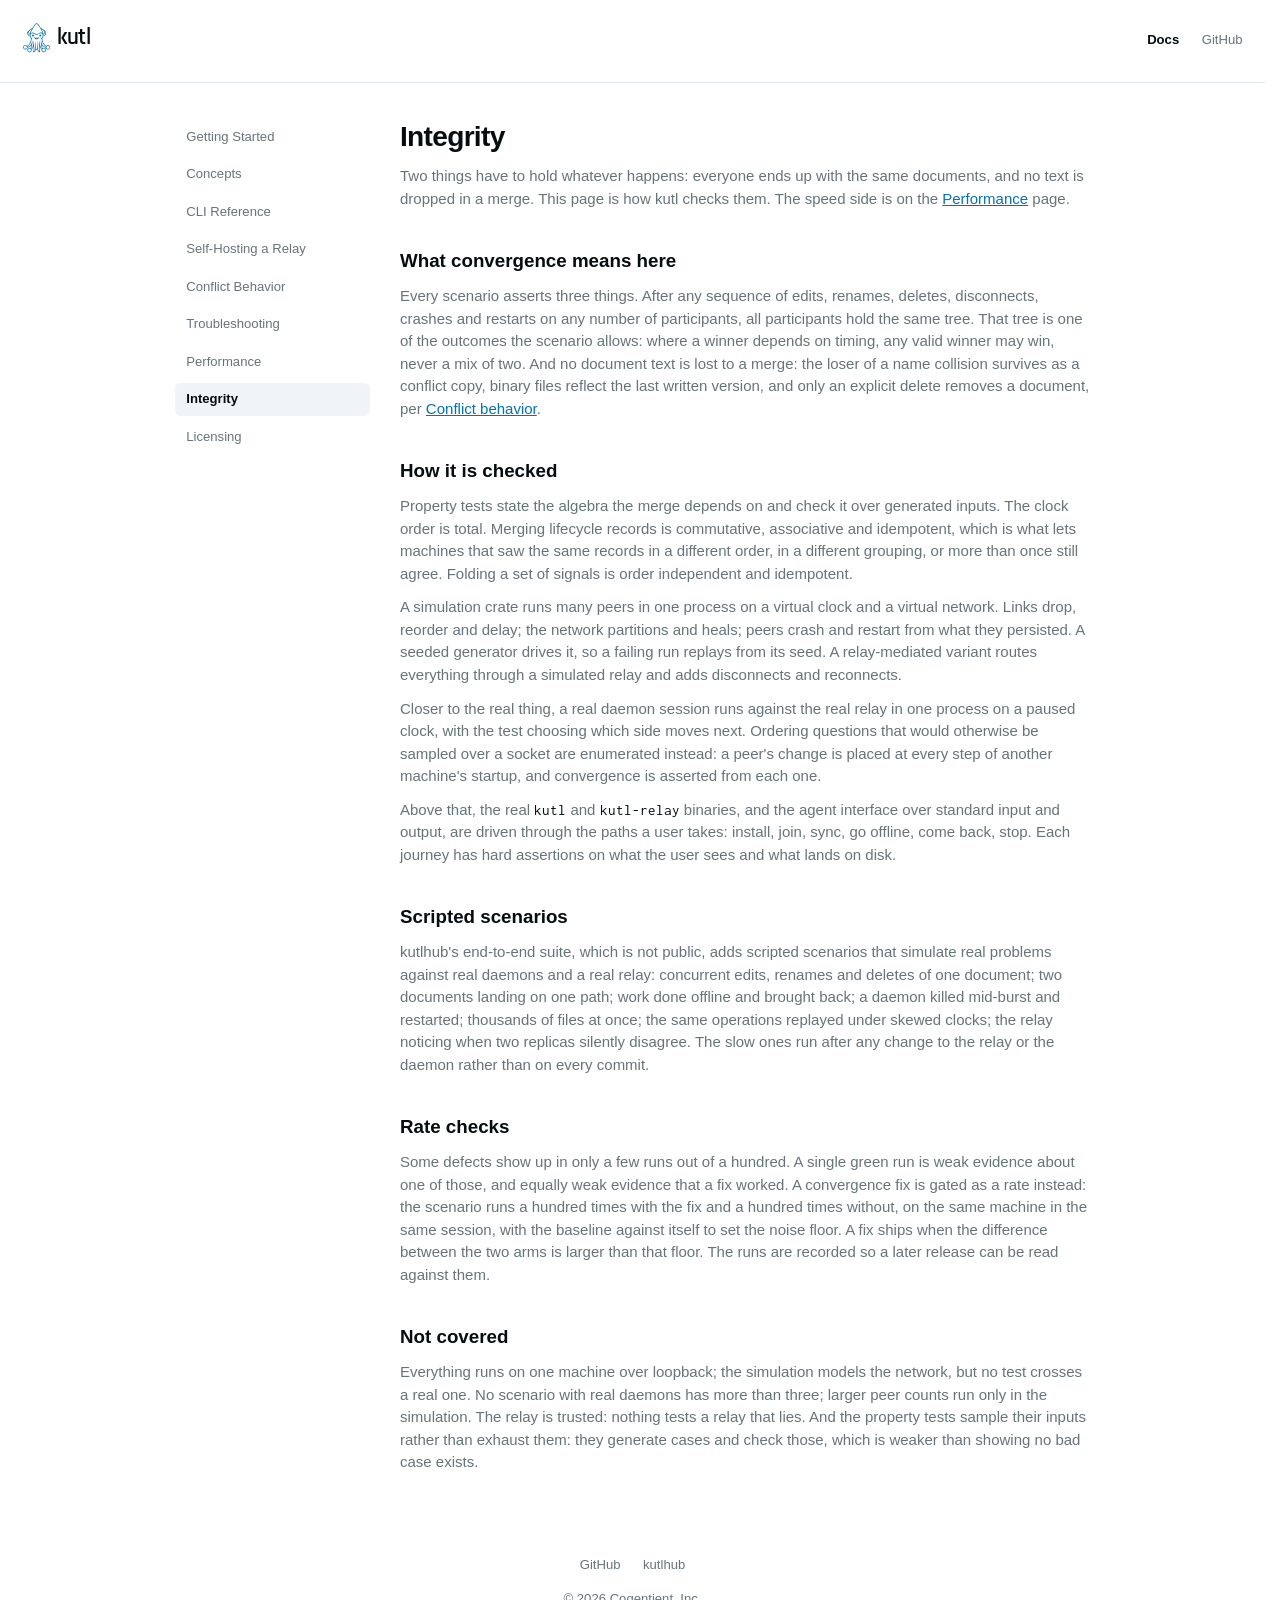
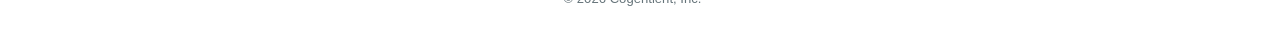
<file: docs/integrity/index.html>
<!doctype html>
<html lang="en">
  <head>
    <meta charset="UTF-8" />
    <meta name="viewport" content="width=device-width, initial-scale=1.0" />
    <link rel="icon" type="image/svg+xml" href="/favicon.svg" />
    <title>Integrity — kutl docs</title>
    <meta name="description" content="How kutl checks that every participant converges and no writing is lost: property tests, deterministic simulation, scripted scenarios, and rate checks." />
    <script>
      (function () {
        // kutl.io follows the system; kutlhub's toggle is an app affordance.
        // No toggle UI, no persisted theme — .dark tracks
        // prefers-color-scheme directly, before first paint (avoids a
        // flash of the wrong theme) and for the life of the page (the
        // change listener catches the OS preference flipping while the
        // tab stays open). Guarded for environments without matchMedia
        // (prerendering runs this template through no browser, but the
        // guard costs nothing and keeps the script inert rather than
        // throwing if it ever is).
        if (typeof matchMedia !== 'function') return;
        var media = matchMedia('(prefers-color-scheme: dark)');
        var apply = function () {
          document.documentElement.classList.toggle('dark', media.matches);
        };
        apply();
        // Legacy Safari (<14) has no MediaQueryList.addEventListener,
        // only the deprecated addListener — feature-checked the same
        // way as the matchMedia guard above, so the live-follow is lost
        // gracefully there instead of throwing after `apply()` already
        // set the correct initial theme.
        if (typeof media.addEventListener === 'function') {
          media.addEventListener('change', apply);
        } else if (typeof media.addListener === 'function') {
          media.addListener(apply);
        }
      })();
    </script>
    <script type="module" crossorigin src="/assets/index-BP-hTzqO.js"></script>
    <link rel="stylesheet" crossorigin href="/assets/index-BFrA3b6R.css">
      <link rel="canonical" href="https://kutl.io/docs/integrity" />
    <meta property="og:type" content="website" />
    <meta property="og:url" content="https://kutl.io/docs/integrity" />
    <meta property="og:title" content="Integrity — kutl docs" />
    <meta property="og:description" content="How kutl checks that every participant converges and no writing is lost: property tests, deterministic simulation, scripted scenarios, and rate checks." />
    <meta property="og:image" content="https://kutl.io/og.png" />
    <meta name="twitter:card" content="summary_large_image" />
    <meta name="twitter:title" content="Integrity — kutl docs" />
    <meta name="twitter:description" content="How kutl checks that every participant converges and no writing is lost: property tests, deterministic simulation, scripted scenarios, and rate checks." />
    <meta name="twitter:image" content="https://kutl.io/og.png" />
    <script type="application/ld+json">{"@context":"https://schema.org","@type":"BreadcrumbList","itemListElement":[{"@type":"ListItem","position":1,"name":"kutl","item":"https://kutl.io/"},{"@type":"ListItem","position":2,"name":"Docs","item":"https://kutl.io/docs"},{"@type":"ListItem","position":3,"name":"Integrity","item":"https://kutl.io/docs/integrity"}]}</script>
  </head>
  <body>
    <div id="root"><div class="min-h-screen bg-background text-foreground"><header class="flex items-center justify-between border-b border-border p-6"><a href="/" data-discover="true"><span class="inline-flex items-center gap-2"><svg xmlns="http://www.w3.org/2000/svg" viewBox="0 0 544 598" fill="currentColor" class="h-8 w-auto text-primary"><g transform="translate(0,598) scale(0.1,-0.1)" stroke="none"><path d="M2630 5911 c-103 -34 -169 -89 -281 -231 -108 -138 -366 -533 -392 -600 -6 -16 -39 -42 -95 -75 -47 -27 -97 -60 -111 -71 -15 -12 -47 -35 -73 -50 -139 -86 -328 -226 -462 -343 -221 -194 -315 -318 -360 -473 -22 -76 -21 -229 1 -294 54 -161 206 -321 388 -409 50 -24 102 -47 116 -50 23 -6 29 -16 44 -73 27 -110 78 -206 145 -276 69 -72 69 -73 45 -231 -51 -320 -176 -671 -319 -895 -110 -173 -280 -339 -413 -402 l-51 -24 -60 46 c-90 70 -165 95 -282 94 -84 -1 -104 -4 -175 -34 -205 -86 -311 -310 -246 -519 39 -125 114 -210 239 -269 124 -59 272 -57 399 5 108 53 212 189 229 299 6 44 6 44 48 44 67 0 183 37 306 98 106 53 123 66 231 172 64 63 133 140 153 170 20 30 36 49 36 43 0 -36 -67 -311 -97 -397 -27 -80 -66 -166 -88 -194 -1 -1 -26 9 -55 22 -74 34 -140 41 -228 22 -138 -29 -245 -108 -300 -221 -45 -92 -55 -145 -49 -241 4 -68 11 -98 36 -148 42 -87 114 -157 208 -203 76 -37 79 -38 193 -38 112 0 118 1 182 34 95 48 171 119 208 195 39 80 57 186 42 259 l-11 52 68 70 c116 120 195 251 261 429 l37 99 7 -104 c3 -57 10 -131 15 -164 5 -33 10 -145 10 -250 1 -153 -3 -208 -19 -284 -22 -106 -60 -196 -107 -259 -52 -67 -43 -92 35 -92 97 1 242 69 336 159 79 75 161 216 197 339 11 37 14 41 28 28 30 -26 100 -56 131 -56 39 0 82 22 108 55 25 31 32 32 32 0 0 -44 58 -183 106 -256 63 -93 153 -175 249 -224 71 -36 84 -39 158 -40 98 0 105 10 59 83 -58 90 -93 171 -112 259 -27 120 -36 315 -21 439 7 55 19 157 28 229 l16 130 18 -65 c19 -68 93 -218 156 -317 20 -32 68 -90 106 -130 l70 -72 1 -123 c1 -148 13 -181 105 -280 46 -50 80 -76 139 -105 76 -38 78 -38 197 -38 118 0 122 1 189 35 74 38 153 110 191 175 74 125 71 330 -4 438 -50 71 -123 135 -196 169 -63 30 -81 33 -176 36 -92 3 -113 1 -158 -19 -28 -12 -53 -20 -55 -18 -2 2 -19 36 -39 74 -46 91 -90 233 -115 370 -11 61 -24 118 -27 128 -13 32 1 18 59 -61 89 -122 216 -232 354 -308 115 -64 228 -104 296 -104 45 0 56 -11 70 -71 13 -56 85 -177 127 -215 101 -89 274 -131 406 -98 131 32 203 82 271 187 106 161 93 378 -30 513 -72 78 -123 110 -224 139 -82 24 -95 25 -167 16 -89 -12 -181 -52 -242 -104 l-39 -34 -57 33 c-143 80 -239 169 -361 331 -81 109 -217 370 -257 493 -55 173 -131 518 -131 595 0 23 13 44 56 89 66 71 128 189 151 287 13 61 18 70 42 76 51 13 127 49 211 100 208 127 320 311 320 523 -1 56 -31 173 -60 231 -79 155 -268 346 -540 544 -42 31 -298 206 -350 240 -146 95 -152 100 -176 146 -21 42 -64 109 -227 354 -102 154 -165 234 -246 316 -111 111 -166 140 -276 145 -44 2 -91 0 -105 -5z m187 -156 c81 -40 171 -144 333 -383 84 -126 212 -325 235 -367 15 -27 46 -79 70 -115 62 -94 203 -335 238 -405 16 -33 46 -89 67 -125 63 -107 148 -341 150 -412 0 -5 -20 7 -45 26 -135 103 -337 123 -524 52 -79 -31 -228 -112 -321 -176 -46 -32 -159 -70 -232 -80 -149 -19 -274 20 -478 150 -147 94 -279 140 -423 148 -88 4 -104 2 -175 -23 -85 -31 -114 -47 -153 -82 l-26 -24 5 53 c2 29 16 84 29 122 26 71 195 409 218 436 7 8 38 60 68 115 30 55 81 142 113 193 32 50 79 125 103 165 103 166 304 471 374 566 87 117 137 160 220 187 51 16 86 11 154 -21z m-1052 -990 c-20 -26 -42 -63 -50 -82 -8 -20 -30 -61 -49 -92 -82 -134 -198 -368 -232 -466 -23 -68 -28 -96 -28 -190 -1 -91 2 -116 17 -139 10 -15 16 -30 13 -34 -21 -20 -160 117 -216 213 -34 58 -35 63 -35 165 0 102 1 107 38 177 50 97 153 208 268 289 52 36 103 74 114 84 11 10 38 28 60 40 22 12 60 36 85 54 25 18 46 32 48 31 2 -2 -13 -24 -33 -50z m2000 -30 c60 -34 253 -176 314 -231 56 -50 114 -136 153 -227 58 -131 40 -252 -54 -383 -31 -44 -139 -134 -160 -134 -6 0 -7 8 -3 18 27 64 37 139 26 209 -13 88 -95 297 -163 418 -28 50 -80 144 -115 209 -35 65 -74 133 -87 150 -41 55 -41 62 -1 30 22 -17 62 -43 90 -59z m639 -570 c82 -128 96 -270 39 -395 -45 -99 -153 -205 -268 -264 -49 -25 -95 -46 -102 -46 -16 0 -22 24 -24 104 l-2 69 49 33 c88 57 198 173 232 244 47 96 62 226 35 296 -12 31 8 11 41 -41z m-3332 -30 c-5 -88 22 -190 71 -274 34 -57 168 -182 223 -209 38 -17 38 -20 27 -134 -3 -38 -11 -68 -16 -68 -6 0 -54 24 -106 54 -136 77 -221 167 -273 287 -53 124 -39 242 43 370 17 27 32 49 33 49 1 0 0 -34 -2 -75z m998 -229 c36 -15 92 -45 125 -66 112 -72 242 -139 321 -167 69 -24 94 -27 199 -27 77 0 143 6 185 16 69 18 199 84 340 173 126 80 190 100 330 100 106 0 119 -2 166 -27 51 -27 107 -86 137 -144 73 -141 75 -427 4 -585 -54 -121 -125 -189 -261 -248 -55 -24 -76 -39 -74 -50 3 -13 19 -17 81 -19 42 -2 77 -4 77 -6 0 -2 9 -69 19 -150 49 -361 215 -784 404 -1031 121 -157 219 -248 338 -317 l106 -61 -13 -26 c-8 -14 -14 -36 -14 -48 0 -17 -6 -23 -22 -23 -98 1 -320 102 -433 198 -141 118 -286 349 -370 587 -19 55 -53 171 -75 258 -52 208 -82 275 -105 236 -7 -10 13 -220 61 -644 13 -121 27 -245 30 -275 8 -71 69 -360 90 -425 18 -54 99 -211 115 -220 5 -4 -5 -24 -23 -46 l-32 -39 -29 27 c-93 88 -212 290 -256 434 -65 211 -91 337 -141 685 -33 228 -51 312 -79 359 -29 50 -36 27 -31 -90 9 -207 4 -710 -9 -845 -7 -74 -24 -225 -37 -334 -34 -284 -29 -438 20 -650 9 -38 15 -71 13 -73 -8 -8 -117 109 -150 160 -95 149 -125 373 -92 690 31 301 45 590 35 725 -21 259 -43 369 -72 360 -10 -4 -15 -64 -19 -244 -4 -131 -12 -288 -18 -349 -17 -152 -60 -487 -71 -560 -6 -33 -10 -112 -10 -174 l0 -115 -51 -48 c-28 -26 -55 -48 -59 -48 -4 0 -27 21 -52 48 l-44 47 -13 170 c-6 94 -16 189 -21 212 -34 148 -80 664 -81 906 0 88 -5 149 -11 153 -19 12 -39 -23 -48 -82 -37 -239 -37 -587 0 -949 37 -369 22 -526 -67 -714 -18 -36 -53 -81 -102 -128 -41 -40 -75 -72 -77 -70 -1 1 12 54 28 117 35 137 48 360 29 500 -26 201 -43 357 -56 540 -16 212 -19 657 -5 785 9 87 1 111 -24 73 -25 -38 -52 -164 -96 -453 -56 -363 -124 -631 -197 -780 -39 -78 -127 -206 -172 -250 l-41 -39 -17 24 c-9 13 -25 32 -35 42 -9 9 -13 20 -8 23 5 3 29 42 53 88 71 129 147 423 167 642 6 66 15 163 21 215 5 52 14 145 19 205 5 61 16 177 25 258 9 81 13 152 10 157 -21 34 -57 -53 -110 -270 -123 -492 -330 -797 -637 -939 -70 -32 -235 -79 -243 -69 -9 13 -24 103 -18 105 43 15 174 106 243 169 93 85 230 247 256 303 10 20 28 54 42 76 43 67 108 206 140 296 17 46 39 107 50 134 28 71 80 308 100 455 l17 124 48 -3 c60 -3 107 7 107 23 0 7 -37 30 -82 51 -187 87 -273 214 -298 438 -25 220 22 405 128 497 67 59 107 70 242 66 97 -3 125 -8 180 -30z m-1463 -2506 c65 -29 145 -115 166 -179 37 -116 15 -230 -60 -303 -78 -76 -121 -93 -233 -93 -83 0 -101 4 -145 27 -79 41 -130 103 -155 189 -25 83 -22 127 14 205 45 97 114 152 217 174 59 12 143 4 196 -20z m4467 4 c64 -22 147 -100 177 -166 31 -71 32 -182 2 -248 -27 -58 -84 -115 -147 -147 -42 -22 -66 -26 -131 -27 -68 -1 -88 3 -137 27 -82 40 -143 112 -169 199 -21 68 -21 71 -4 134 42 155 148 242 296 243 36 1 87 -6 113 -15z m-3639 -539 c86 -41 143 -107 169 -194 21 -71 20 -99 -5 -174 -66 -198 -330 -269 -488 -130 -120 105 -145 262 -61 392 81 126 247 172 385 106z m2843 1 c48 -25 121 -103 146 -156 28 -61 29 -189 2 -240 -34 -63 -95 -127 -144 -151 -38 -19 -64 -23 -137 -23 -79 -1 -96 2 -141 26 -28 15 -72 50 -97 78 -106 118 -103 276 9 400 65 72 116 90 239 87 62 -2 100 -9 123 -21z"></path><path d="M1905 3656 c-43 -18 -93 -79 -101 -121 -3 -20 -4 -63 -2 -97 4 -57 7 -64 49 -103 61 -57 125 -73 203 -51 163 48 195 248 57 354 -38 29 -49 32 -109 32 -37 -1 -81 -7 -97 -14z"></path><path d="M3352 3653 c-41 -20 -91 -82 -104 -130 -5 -20 -7 -60 -3 -90 5 -44 13 -60 43 -89 70 -68 130 -85 217 -59 72 21 120 69 134 137 22 99 -29 206 -112 237 -42 16 -137 13 -175 -6z"></path><path d="M2256 3117 c-48 -35 1 -146 110 -252 97 -94 188 -136 313 -143 159 -9 279 37 397 153 80 80 128 162 122 212 -4 37 -38 41 -109 12 -165 -65 -205 -73 -369 -73 -151 1 -158 2 -270 38 -63 20 -125 44 -137 52 -27 17 -34 17 -57 1z m504 -214 c80 3 156 8 170 12 24 7 24 7 5 -8 -11 -8 -45 -27 -75 -43 -49 -26 -65 -29 -150 -29 -92 0 -98 2 -153 35 -31 19 -57 37 -57 41 0 3 26 2 58 -3 31 -5 122 -7 202 -5z"></path></g></svg><span class="font-logo font-semibold tracking-tight text-2xl">kutl</span></span></a><nav class="flex items-center gap-6 text-sm"><a class="font-semibold text-foreground" href="/docs" data-discover="true">Docs</a><a href="https://github.com/kutl-io" class="text-muted-foreground transition-colors hover:text-foreground">GitHub</a><button type="button" aria-label="Open documentation menu" aria-expanded="false" aria-controls="docs-mobile-nav" class="text-muted-foreground transition-colors hover:text-foreground sm:hidden"><svg xmlns="http://www.w3.org/2000/svg" width="24" height="24" viewBox="0 0 24 24" fill="none" stroke="currentColor" stroke-width="2" stroke-linecap="round" stroke-linejoin="round" class="lucide lucide-menu h-5 w-5" aria-hidden="true"><path d="M4 5h16"></path><path d="M4 12h16"></path><path d="M4 19h16"></path></svg></button></nav></header><div class="mx-auto flex max-w-5xl gap-8 px-6 py-10"><aside class="hidden w-52 shrink-0 sm:block"><nav class="sticky top-10 space-y-1"><a class="block rounded-md px-3 py-2 text-sm transition-colors text-muted-foreground hover:text-foreground" href="/docs" data-discover="true">Getting Started</a><a class="block rounded-md px-3 py-2 text-sm transition-colors text-muted-foreground hover:text-foreground" href="/docs/concepts" data-discover="true">Concepts</a><a class="block rounded-md px-3 py-2 text-sm transition-colors text-muted-foreground hover:text-foreground" href="/docs/cli" data-discover="true">CLI Reference</a><a class="block rounded-md px-3 py-2 text-sm transition-colors text-muted-foreground hover:text-foreground" href="/docs/relay" data-discover="true">Self-Hosting a Relay</a><a class="block rounded-md px-3 py-2 text-sm transition-colors text-muted-foreground hover:text-foreground" href="/docs/conflicts" data-discover="true">Conflict Behavior</a><a class="block rounded-md px-3 py-2 text-sm transition-colors text-muted-foreground hover:text-foreground" href="/docs/troubleshooting" data-discover="true">Troubleshooting</a><a class="block rounded-md px-3 py-2 text-sm transition-colors text-muted-foreground hover:text-foreground" href="/docs/performance" data-discover="true">Performance</a><a aria-current="page" class="block rounded-md px-3 py-2 text-sm transition-colors bg-secondary font-semibold text-foreground" href="/docs/integrity" data-discover="true">Integrity</a><a class="block rounded-md px-3 py-2 text-sm transition-colors text-muted-foreground hover:text-foreground" href="/docs/licensing" data-discover="true">Licensing</a></nav></aside><main class="min-w-0 flex-1"><article class="space-y-10"><div><h1 class="mb-3 text-3xl font-bold tracking-tight">Integrity</h1><p class="text-muted-foreground">Two things have to hold whatever happens: everyone ends up with the same documents, and no text is dropped in a merge. This page is how kutl checks them. The speed side is on the<!-- --> <a class="text-primary underline hover:text-primary/80" href="/docs/performance" data-discover="true">Performance</a> page.</p></div><section><h2 class="mb-3 text-xl font-semibold" id="contract">What convergence means here</h2><p class="text-muted-foreground">Every scenario asserts three things. After any sequence of edits, renames, deletes, disconnects, crashes and restarts on any number of participants, all participants hold the same tree. That tree is one of the outcomes the scenario allows: where a winner depends on timing, any valid winner may win, never a mix of two. And no document text is lost to a merge: the loser of a name collision survives as a conflict copy, binary files reflect the last written version, and only an explicit delete removes a document, per<!-- --> <a class="text-primary underline hover:text-primary/80" href="/docs/conflicts" data-discover="true">Conflict behavior</a>.</p></section><section><h2 class="mb-3 text-xl font-semibold" id="checked">How it is checked</h2><p class="text-muted-foreground">Property tests state the algebra the merge depends on and check it over generated inputs. The clock order is total. Merging lifecycle records is commutative, associative and idempotent, which is what lets machines that saw the same records in a different order, in a different grouping, or more than once still agree. Folding a set of signals is order independent and idempotent.</p><p class="mt-3 text-muted-foreground">A simulation crate runs many peers in one process on a virtual clock and a virtual network. Links drop, reorder and delay; the network partitions and heals; peers crash and restart from what they persisted. A seeded generator drives it, so a failing run replays from its seed. A relay-mediated variant routes everything through a simulated relay and adds disconnects and reconnects.</p><p class="mt-3 text-muted-foreground">Closer to the real thing, a real daemon session runs against the real relay in one process on a paused clock, with the test choosing which side moves next. Ordering questions that would otherwise be sampled over a socket are enumerated instead: a peer&#x27;s change is placed at every step of another machine&#x27;s startup, and convergence is asserted from each one.</p><p class="mt-3 text-muted-foreground">Above that, the real<!-- --> <code class="font-mono text-foreground">kutl</code> and<!-- --> <code class="font-mono text-foreground">kutl-relay</code> <!-- -->binaries, and the agent interface over standard input and output, are driven through the paths a user takes: install, join, sync, go offline, come back, stop. Each journey has hard assertions on what the user sees and what lands on disk.</p></section><section><h2 class="mb-3 text-xl font-semibold" id="scenarios">Scripted scenarios</h2><p class="text-muted-foreground">kutlhub&#x27;s end-to-end suite, which is not public, adds scripted scenarios that simulate real problems against real daemons and a real relay: concurrent edits, renames and deletes of one document; two documents landing on one path; work done offline and brought back; a daemon killed mid-burst and restarted; thousands of files at once; the same operations replayed under skewed clocks; the relay noticing when two replicas silently disagree. The slow ones run after any change to the relay or the daemon rather than on every commit.</p></section><section><h2 class="mb-3 text-xl font-semibold" id="rates">Rate checks</h2><p class="text-muted-foreground">Some defects show up in only a few runs out of a hundred. A single green run is weak evidence about one of those, and equally weak evidence that a fix worked. A convergence fix is gated as a rate instead: the scenario runs a hundred times with the fix and a hundred times without, on the same machine in the same session, with the baseline against itself to set the noise floor. A fix ships when the difference between the two arms is larger than that floor. The runs are recorded so a later release can be read against them.</p></section><section><h2 class="mb-3 text-xl font-semibold" id="not-covered">Not covered</h2><p class="text-muted-foreground">Everything runs on one machine over loopback; the simulation models the network, but no test crosses a real one. No scenario with real daemons has more than three; larger peer counts run only in the simulation. The relay is trusted: nothing tests a relay that lies. And the property tests sample their inputs rather than exhaust them: they generate cases and check those, which is weaker than showing no bad case exists.</p></section></article></main></div><footer class="mx-auto max-w-3xl px-6 py-12 text-center text-sm text-muted-foreground"><div class="flex justify-center gap-6"><a href="https://github.com/kutl-io" class="hover:text-foreground">GitHub</a><a href="https://kutlhub.com" class="hover:text-foreground">kutlhub</a></div><p class="mt-4">© 2026 Cogentient, Inc.</p></footer></div></div>
  </body>
</html>
</file>
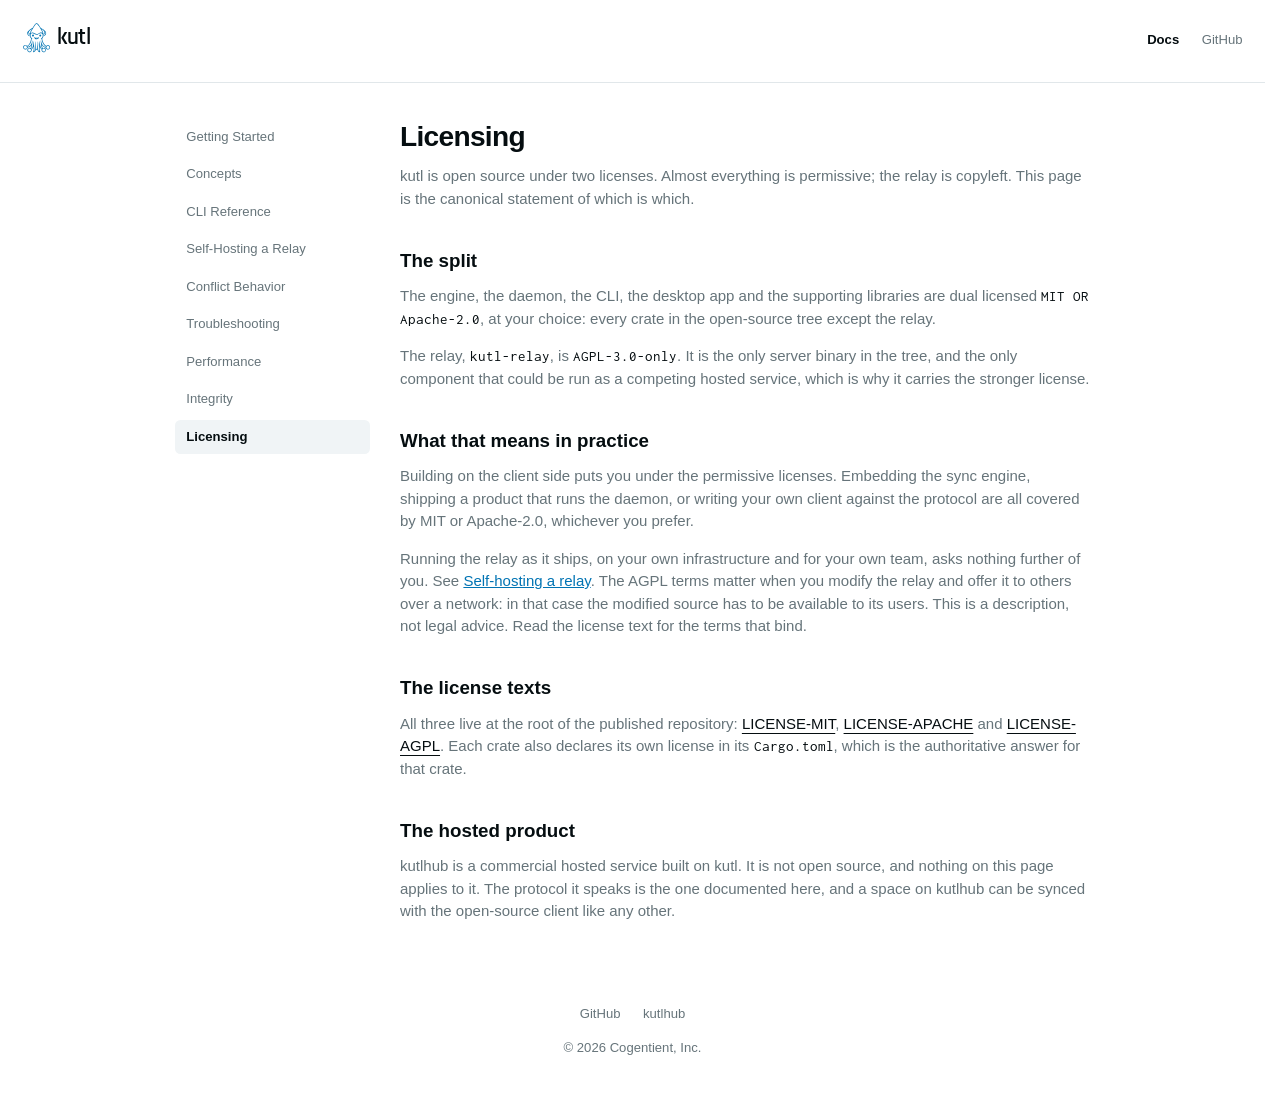
<file: docs/licensing/index.html>
<!doctype html>
<html lang="en">
  <head>
    <meta charset="UTF-8" />
    <meta name="viewport" content="width=device-width, initial-scale=1.0" />
    <link rel="icon" type="image/svg+xml" href="/favicon.svg" />
    <title>Licensing — kutl docs</title>
    <meta name="description" content="How the kutl crates are licensed: MIT OR Apache-2.0 for the engine, daemon, CLI and libraries, AGPL-3.0-only for the relay." />
    <script>
      (function () {
        // kutl.io follows the system; kutlhub's toggle is an app affordance.
        // No toggle UI, no persisted theme — .dark tracks
        // prefers-color-scheme directly, before first paint (avoids a
        // flash of the wrong theme) and for the life of the page (the
        // change listener catches the OS preference flipping while the
        // tab stays open). Guarded for environments without matchMedia
        // (prerendering runs this template through no browser, but the
        // guard costs nothing and keeps the script inert rather than
        // throwing if it ever is).
        if (typeof matchMedia !== 'function') return;
        var media = matchMedia('(prefers-color-scheme: dark)');
        var apply = function () {
          document.documentElement.classList.toggle('dark', media.matches);
        };
        apply();
        // Legacy Safari (<14) has no MediaQueryList.addEventListener,
        // only the deprecated addListener — feature-checked the same
        // way as the matchMedia guard above, so the live-follow is lost
        // gracefully there instead of throwing after `apply()` already
        // set the correct initial theme.
        if (typeof media.addEventListener === 'function') {
          media.addEventListener('change', apply);
        } else if (typeof media.addListener === 'function') {
          media.addListener(apply);
        }
      })();
    </script>
    <script type="module" crossorigin src="/assets/index-BP-hTzqO.js"></script>
    <link rel="stylesheet" crossorigin href="/assets/index-BFrA3b6R.css">
      <link rel="canonical" href="https://kutl.io/docs/licensing" />
    <meta property="og:type" content="website" />
    <meta property="og:url" content="https://kutl.io/docs/licensing" />
    <meta property="og:title" content="Licensing — kutl docs" />
    <meta property="og:description" content="How the kutl crates are licensed: MIT OR Apache-2.0 for the engine, daemon, CLI and libraries, AGPL-3.0-only for the relay." />
    <meta property="og:image" content="https://kutl.io/og.png" />
    <meta name="twitter:card" content="summary_large_image" />
    <meta name="twitter:title" content="Licensing — kutl docs" />
    <meta name="twitter:description" content="How the kutl crates are licensed: MIT OR Apache-2.0 for the engine, daemon, CLI and libraries, AGPL-3.0-only for the relay." />
    <meta name="twitter:image" content="https://kutl.io/og.png" />
    <script type="application/ld+json">{"@context":"https://schema.org","@type":"BreadcrumbList","itemListElement":[{"@type":"ListItem","position":1,"name":"kutl","item":"https://kutl.io/"},{"@type":"ListItem","position":2,"name":"Docs","item":"https://kutl.io/docs"},{"@type":"ListItem","position":3,"name":"Licensing","item":"https://kutl.io/docs/licensing"}]}</script>
  </head>
  <body>
    <div id="root"><div class="min-h-screen bg-background text-foreground"><header class="flex items-center justify-between border-b border-border p-6"><a href="/" data-discover="true"><span class="inline-flex items-center gap-2"><svg xmlns="http://www.w3.org/2000/svg" viewBox="0 0 544 598" fill="currentColor" class="h-8 w-auto text-primary"><g transform="translate(0,598) scale(0.1,-0.1)" stroke="none"><path d="M2630 5911 c-103 -34 -169 -89 -281 -231 -108 -138 -366 -533 -392 -600 -6 -16 -39 -42 -95 -75 -47 -27 -97 -60 -111 -71 -15 -12 -47 -35 -73 -50 -139 -86 -328 -226 -462 -343 -221 -194 -315 -318 -360 -473 -22 -76 -21 -229 1 -294 54 -161 206 -321 388 -409 50 -24 102 -47 116 -50 23 -6 29 -16 44 -73 27 -110 78 -206 145 -276 69 -72 69 -73 45 -231 -51 -320 -176 -671 -319 -895 -110 -173 -280 -339 -413 -402 l-51 -24 -60 46 c-90 70 -165 95 -282 94 -84 -1 -104 -4 -175 -34 -205 -86 -311 -310 -246 -519 39 -125 114 -210 239 -269 124 -59 272 -57 399 5 108 53 212 189 229 299 6 44 6 44 48 44 67 0 183 37 306 98 106 53 123 66 231 172 64 63 133 140 153 170 20 30 36 49 36 43 0 -36 -67 -311 -97 -397 -27 -80 -66 -166 -88 -194 -1 -1 -26 9 -55 22 -74 34 -140 41 -228 22 -138 -29 -245 -108 -300 -221 -45 -92 -55 -145 -49 -241 4 -68 11 -98 36 -148 42 -87 114 -157 208 -203 76 -37 79 -38 193 -38 112 0 118 1 182 34 95 48 171 119 208 195 39 80 57 186 42 259 l-11 52 68 70 c116 120 195 251 261 429 l37 99 7 -104 c3 -57 10 -131 15 -164 5 -33 10 -145 10 -250 1 -153 -3 -208 -19 -284 -22 -106 -60 -196 -107 -259 -52 -67 -43 -92 35 -92 97 1 242 69 336 159 79 75 161 216 197 339 11 37 14 41 28 28 30 -26 100 -56 131 -56 39 0 82 22 108 55 25 31 32 32 32 0 0 -44 58 -183 106 -256 63 -93 153 -175 249 -224 71 -36 84 -39 158 -40 98 0 105 10 59 83 -58 90 -93 171 -112 259 -27 120 -36 315 -21 439 7 55 19 157 28 229 l16 130 18 -65 c19 -68 93 -218 156 -317 20 -32 68 -90 106 -130 l70 -72 1 -123 c1 -148 13 -181 105 -280 46 -50 80 -76 139 -105 76 -38 78 -38 197 -38 118 0 122 1 189 35 74 38 153 110 191 175 74 125 71 330 -4 438 -50 71 -123 135 -196 169 -63 30 -81 33 -176 36 -92 3 -113 1 -158 -19 -28 -12 -53 -20 -55 -18 -2 2 -19 36 -39 74 -46 91 -90 233 -115 370 -11 61 -24 118 -27 128 -13 32 1 18 59 -61 89 -122 216 -232 354 -308 115 -64 228 -104 296 -104 45 0 56 -11 70 -71 13 -56 85 -177 127 -215 101 -89 274 -131 406 -98 131 32 203 82 271 187 106 161 93 378 -30 513 -72 78 -123 110 -224 139 -82 24 -95 25 -167 16 -89 -12 -181 -52 -242 -104 l-39 -34 -57 33 c-143 80 -239 169 -361 331 -81 109 -217 370 -257 493 -55 173 -131 518 -131 595 0 23 13 44 56 89 66 71 128 189 151 287 13 61 18 70 42 76 51 13 127 49 211 100 208 127 320 311 320 523 -1 56 -31 173 -60 231 -79 155 -268 346 -540 544 -42 31 -298 206 -350 240 -146 95 -152 100 -176 146 -21 42 -64 109 -227 354 -102 154 -165 234 -246 316 -111 111 -166 140 -276 145 -44 2 -91 0 -105 -5z m187 -156 c81 -40 171 -144 333 -383 84 -126 212 -325 235 -367 15 -27 46 -79 70 -115 62 -94 203 -335 238 -405 16 -33 46 -89 67 -125 63 -107 148 -341 150 -412 0 -5 -20 7 -45 26 -135 103 -337 123 -524 52 -79 -31 -228 -112 -321 -176 -46 -32 -159 -70 -232 -80 -149 -19 -274 20 -478 150 -147 94 -279 140 -423 148 -88 4 -104 2 -175 -23 -85 -31 -114 -47 -153 -82 l-26 -24 5 53 c2 29 16 84 29 122 26 71 195 409 218 436 7 8 38 60 68 115 30 55 81 142 113 193 32 50 79 125 103 165 103 166 304 471 374 566 87 117 137 160 220 187 51 16 86 11 154 -21z m-1052 -990 c-20 -26 -42 -63 -50 -82 -8 -20 -30 -61 -49 -92 -82 -134 -198 -368 -232 -466 -23 -68 -28 -96 -28 -190 -1 -91 2 -116 17 -139 10 -15 16 -30 13 -34 -21 -20 -160 117 -216 213 -34 58 -35 63 -35 165 0 102 1 107 38 177 50 97 153 208 268 289 52 36 103 74 114 84 11 10 38 28 60 40 22 12 60 36 85 54 25 18 46 32 48 31 2 -2 -13 -24 -33 -50z m2000 -30 c60 -34 253 -176 314 -231 56 -50 114 -136 153 -227 58 -131 40 -252 -54 -383 -31 -44 -139 -134 -160 -134 -6 0 -7 8 -3 18 27 64 37 139 26 209 -13 88 -95 297 -163 418 -28 50 -80 144 -115 209 -35 65 -74 133 -87 150 -41 55 -41 62 -1 30 22 -17 62 -43 90 -59z m639 -570 c82 -128 96 -270 39 -395 -45 -99 -153 -205 -268 -264 -49 -25 -95 -46 -102 -46 -16 0 -22 24 -24 104 l-2 69 49 33 c88 57 198 173 232 244 47 96 62 226 35 296 -12 31 8 11 41 -41z m-3332 -30 c-5 -88 22 -190 71 -274 34 -57 168 -182 223 -209 38 -17 38 -20 27 -134 -3 -38 -11 -68 -16 -68 -6 0 -54 24 -106 54 -136 77 -221 167 -273 287 -53 124 -39 242 43 370 17 27 32 49 33 49 1 0 0 -34 -2 -75z m998 -229 c36 -15 92 -45 125 -66 112 -72 242 -139 321 -167 69 -24 94 -27 199 -27 77 0 143 6 185 16 69 18 199 84 340 173 126 80 190 100 330 100 106 0 119 -2 166 -27 51 -27 107 -86 137 -144 73 -141 75 -427 4 -585 -54 -121 -125 -189 -261 -248 -55 -24 -76 -39 -74 -50 3 -13 19 -17 81 -19 42 -2 77 -4 77 -6 0 -2 9 -69 19 -150 49 -361 215 -784 404 -1031 121 -157 219 -248 338 -317 l106 -61 -13 -26 c-8 -14 -14 -36 -14 -48 0 -17 -6 -23 -22 -23 -98 1 -320 102 -433 198 -141 118 -286 349 -370 587 -19 55 -53 171 -75 258 -52 208 -82 275 -105 236 -7 -10 13 -220 61 -644 13 -121 27 -245 30 -275 8 -71 69 -360 90 -425 18 -54 99 -211 115 -220 5 -4 -5 -24 -23 -46 l-32 -39 -29 27 c-93 88 -212 290 -256 434 -65 211 -91 337 -141 685 -33 228 -51 312 -79 359 -29 50 -36 27 -31 -90 9 -207 4 -710 -9 -845 -7 -74 -24 -225 -37 -334 -34 -284 -29 -438 20 -650 9 -38 15 -71 13 -73 -8 -8 -117 109 -150 160 -95 149 -125 373 -92 690 31 301 45 590 35 725 -21 259 -43 369 -72 360 -10 -4 -15 -64 -19 -244 -4 -131 -12 -288 -18 -349 -17 -152 -60 -487 -71 -560 -6 -33 -10 -112 -10 -174 l0 -115 -51 -48 c-28 -26 -55 -48 -59 -48 -4 0 -27 21 -52 48 l-44 47 -13 170 c-6 94 -16 189 -21 212 -34 148 -80 664 -81 906 0 88 -5 149 -11 153 -19 12 -39 -23 -48 -82 -37 -239 -37 -587 0 -949 37 -369 22 -526 -67 -714 -18 -36 -53 -81 -102 -128 -41 -40 -75 -72 -77 -70 -1 1 12 54 28 117 35 137 48 360 29 500 -26 201 -43 357 -56 540 -16 212 -19 657 -5 785 9 87 1 111 -24 73 -25 -38 -52 -164 -96 -453 -56 -363 -124 -631 -197 -780 -39 -78 -127 -206 -172 -250 l-41 -39 -17 24 c-9 13 -25 32 -35 42 -9 9 -13 20 -8 23 5 3 29 42 53 88 71 129 147 423 167 642 6 66 15 163 21 215 5 52 14 145 19 205 5 61 16 177 25 258 9 81 13 152 10 157 -21 34 -57 -53 -110 -270 -123 -492 -330 -797 -637 -939 -70 -32 -235 -79 -243 -69 -9 13 -24 103 -18 105 43 15 174 106 243 169 93 85 230 247 256 303 10 20 28 54 42 76 43 67 108 206 140 296 17 46 39 107 50 134 28 71 80 308 100 455 l17 124 48 -3 c60 -3 107 7 107 23 0 7 -37 30 -82 51 -187 87 -273 214 -298 438 -25 220 22 405 128 497 67 59 107 70 242 66 97 -3 125 -8 180 -30z m-1463 -2506 c65 -29 145 -115 166 -179 37 -116 15 -230 -60 -303 -78 -76 -121 -93 -233 -93 -83 0 -101 4 -145 27 -79 41 -130 103 -155 189 -25 83 -22 127 14 205 45 97 114 152 217 174 59 12 143 4 196 -20z m4467 4 c64 -22 147 -100 177 -166 31 -71 32 -182 2 -248 -27 -58 -84 -115 -147 -147 -42 -22 -66 -26 -131 -27 -68 -1 -88 3 -137 27 -82 40 -143 112 -169 199 -21 68 -21 71 -4 134 42 155 148 242 296 243 36 1 87 -6 113 -15z m-3639 -539 c86 -41 143 -107 169 -194 21 -71 20 -99 -5 -174 -66 -198 -330 -269 -488 -130 -120 105 -145 262 -61 392 81 126 247 172 385 106z m2843 1 c48 -25 121 -103 146 -156 28 -61 29 -189 2 -240 -34 -63 -95 -127 -144 -151 -38 -19 -64 -23 -137 -23 -79 -1 -96 2 -141 26 -28 15 -72 50 -97 78 -106 118 -103 276 9 400 65 72 116 90 239 87 62 -2 100 -9 123 -21z"></path><path d="M1905 3656 c-43 -18 -93 -79 -101 -121 -3 -20 -4 -63 -2 -97 4 -57 7 -64 49 -103 61 -57 125 -73 203 -51 163 48 195 248 57 354 -38 29 -49 32 -109 32 -37 -1 -81 -7 -97 -14z"></path><path d="M3352 3653 c-41 -20 -91 -82 -104 -130 -5 -20 -7 -60 -3 -90 5 -44 13 -60 43 -89 70 -68 130 -85 217 -59 72 21 120 69 134 137 22 99 -29 206 -112 237 -42 16 -137 13 -175 -6z"></path><path d="M2256 3117 c-48 -35 1 -146 110 -252 97 -94 188 -136 313 -143 159 -9 279 37 397 153 80 80 128 162 122 212 -4 37 -38 41 -109 12 -165 -65 -205 -73 -369 -73 -151 1 -158 2 -270 38 -63 20 -125 44 -137 52 -27 17 -34 17 -57 1z m504 -214 c80 3 156 8 170 12 24 7 24 7 5 -8 -11 -8 -45 -27 -75 -43 -49 -26 -65 -29 -150 -29 -92 0 -98 2 -153 35 -31 19 -57 37 -57 41 0 3 26 2 58 -3 31 -5 122 -7 202 -5z"></path></g></svg><span class="font-logo font-semibold tracking-tight text-2xl">kutl</span></span></a><nav class="flex items-center gap-6 text-sm"><a class="font-semibold text-foreground" href="/docs" data-discover="true">Docs</a><a href="https://github.com/kutl-io" class="text-muted-foreground transition-colors hover:text-foreground">GitHub</a><button type="button" aria-label="Open documentation menu" aria-expanded="false" aria-controls="docs-mobile-nav" class="text-muted-foreground transition-colors hover:text-foreground sm:hidden"><svg xmlns="http://www.w3.org/2000/svg" width="24" height="24" viewBox="0 0 24 24" fill="none" stroke="currentColor" stroke-width="2" stroke-linecap="round" stroke-linejoin="round" class="lucide lucide-menu h-5 w-5" aria-hidden="true"><path d="M4 5h16"></path><path d="M4 12h16"></path><path d="M4 19h16"></path></svg></button></nav></header><div class="mx-auto flex max-w-5xl gap-8 px-6 py-10"><aside class="hidden w-52 shrink-0 sm:block"><nav class="sticky top-10 space-y-1"><a class="block rounded-md px-3 py-2 text-sm transition-colors text-muted-foreground hover:text-foreground" href="/docs" data-discover="true">Getting Started</a><a class="block rounded-md px-3 py-2 text-sm transition-colors text-muted-foreground hover:text-foreground" href="/docs/concepts" data-discover="true">Concepts</a><a class="block rounded-md px-3 py-2 text-sm transition-colors text-muted-foreground hover:text-foreground" href="/docs/cli" data-discover="true">CLI Reference</a><a class="block rounded-md px-3 py-2 text-sm transition-colors text-muted-foreground hover:text-foreground" href="/docs/relay" data-discover="true">Self-Hosting a Relay</a><a class="block rounded-md px-3 py-2 text-sm transition-colors text-muted-foreground hover:text-foreground" href="/docs/conflicts" data-discover="true">Conflict Behavior</a><a class="block rounded-md px-3 py-2 text-sm transition-colors text-muted-foreground hover:text-foreground" href="/docs/troubleshooting" data-discover="true">Troubleshooting</a><a class="block rounded-md px-3 py-2 text-sm transition-colors text-muted-foreground hover:text-foreground" href="/docs/performance" data-discover="true">Performance</a><a class="block rounded-md px-3 py-2 text-sm transition-colors text-muted-foreground hover:text-foreground" href="/docs/integrity" data-discover="true">Integrity</a><a aria-current="page" class="block rounded-md px-3 py-2 text-sm transition-colors bg-secondary font-semibold text-foreground" href="/docs/licensing" data-discover="true">Licensing</a></nav></aside><main class="min-w-0 flex-1"><article class="space-y-10"><div><h1 class="mb-3 text-3xl font-bold tracking-tight">Licensing</h1><p class="text-muted-foreground">kutl is open source under two licenses. Almost everything is permissive; the relay is copyleft. This page is the canonical statement of which is which.</p></div><section><h2 class="mb-3 text-xl font-semibold" id="split">The split</h2><p class="text-muted-foreground">The engine, the daemon, the CLI, the desktop app and the supporting libraries are dual licensed<!-- --> <code class="font-mono text-foreground">MIT OR Apache-2.0</code>, at your choice: every crate in the open-source tree except the relay.</p><p class="mt-4 text-muted-foreground">The relay,<!-- --> <code class="font-mono text-foreground">kutl-relay</code>, is<!-- --> <code class="font-mono text-foreground">AGPL-3.0-only</code>. It is the only server binary in the tree, and the only component that could be run as a competing hosted service, which is why it carries the stronger license.</p></section><section><h2 class="mb-3 text-xl font-semibold" id="practice">What that means in practice</h2><p class="text-muted-foreground">Building on the client side puts you under the permissive licenses. Embedding the sync engine, shipping a product that runs the daemon, or writing your own client against the protocol are all covered by MIT or Apache-2.0, whichever you prefer.</p><p class="mt-4 text-muted-foreground">Running the relay as it ships, on your own infrastructure and for your own team, asks nothing further of you. See<!-- --> <a class="text-primary underline hover:text-primary/80" href="/docs/relay" data-discover="true">Self-hosting a relay</a>. The AGPL terms matter when you modify the relay and offer it to others over a network: in that case the modified source has to be available to its users. This is a description, not legal advice. Read the license text for the terms that bind.</p></section><section><h2 class="mb-3 text-xl font-semibold" id="texts">The license texts</h2><p class="text-muted-foreground">All three live at the root of the published repository:<!-- --> <a href="https://github.com/kutl-io/kutl/blob/main/LICENSE-MIT" class="text-foreground underline underline-offset-4">LICENSE-MIT</a>,<!-- --> <a href="https://github.com/kutl-io/kutl/blob/main/LICENSE-APACHE" class="text-foreground underline underline-offset-4">LICENSE-APACHE</a> <!-- -->and<!-- --> <a href="https://github.com/kutl-io/kutl/blob/main/LICENSE-AGPL" class="text-foreground underline underline-offset-4">LICENSE-AGPL</a>. Each crate also declares its own license in its<!-- --> <code class="font-mono text-foreground">Cargo.toml</code>, which is the authoritative answer for that crate.</p></section><section><h2 class="mb-3 text-xl font-semibold" id="hosted">The hosted product</h2><p class="text-muted-foreground">kutlhub is a commercial hosted service built on kutl. It is not open source, and nothing on this page applies to it. The protocol it speaks is the one documented here, and a space on kutlhub can be synced with the open-source client like any other.</p></section></article></main></div><footer class="mx-auto max-w-3xl px-6 py-12 text-center text-sm text-muted-foreground"><div class="flex justify-center gap-6"><a href="https://github.com/kutl-io" class="hover:text-foreground">GitHub</a><a href="https://kutlhub.com" class="hover:text-foreground">kutlhub</a></div><p class="mt-4">© 2026 Cogentient, Inc.</p></footer></div></div>
  </body>
</html>
</file>
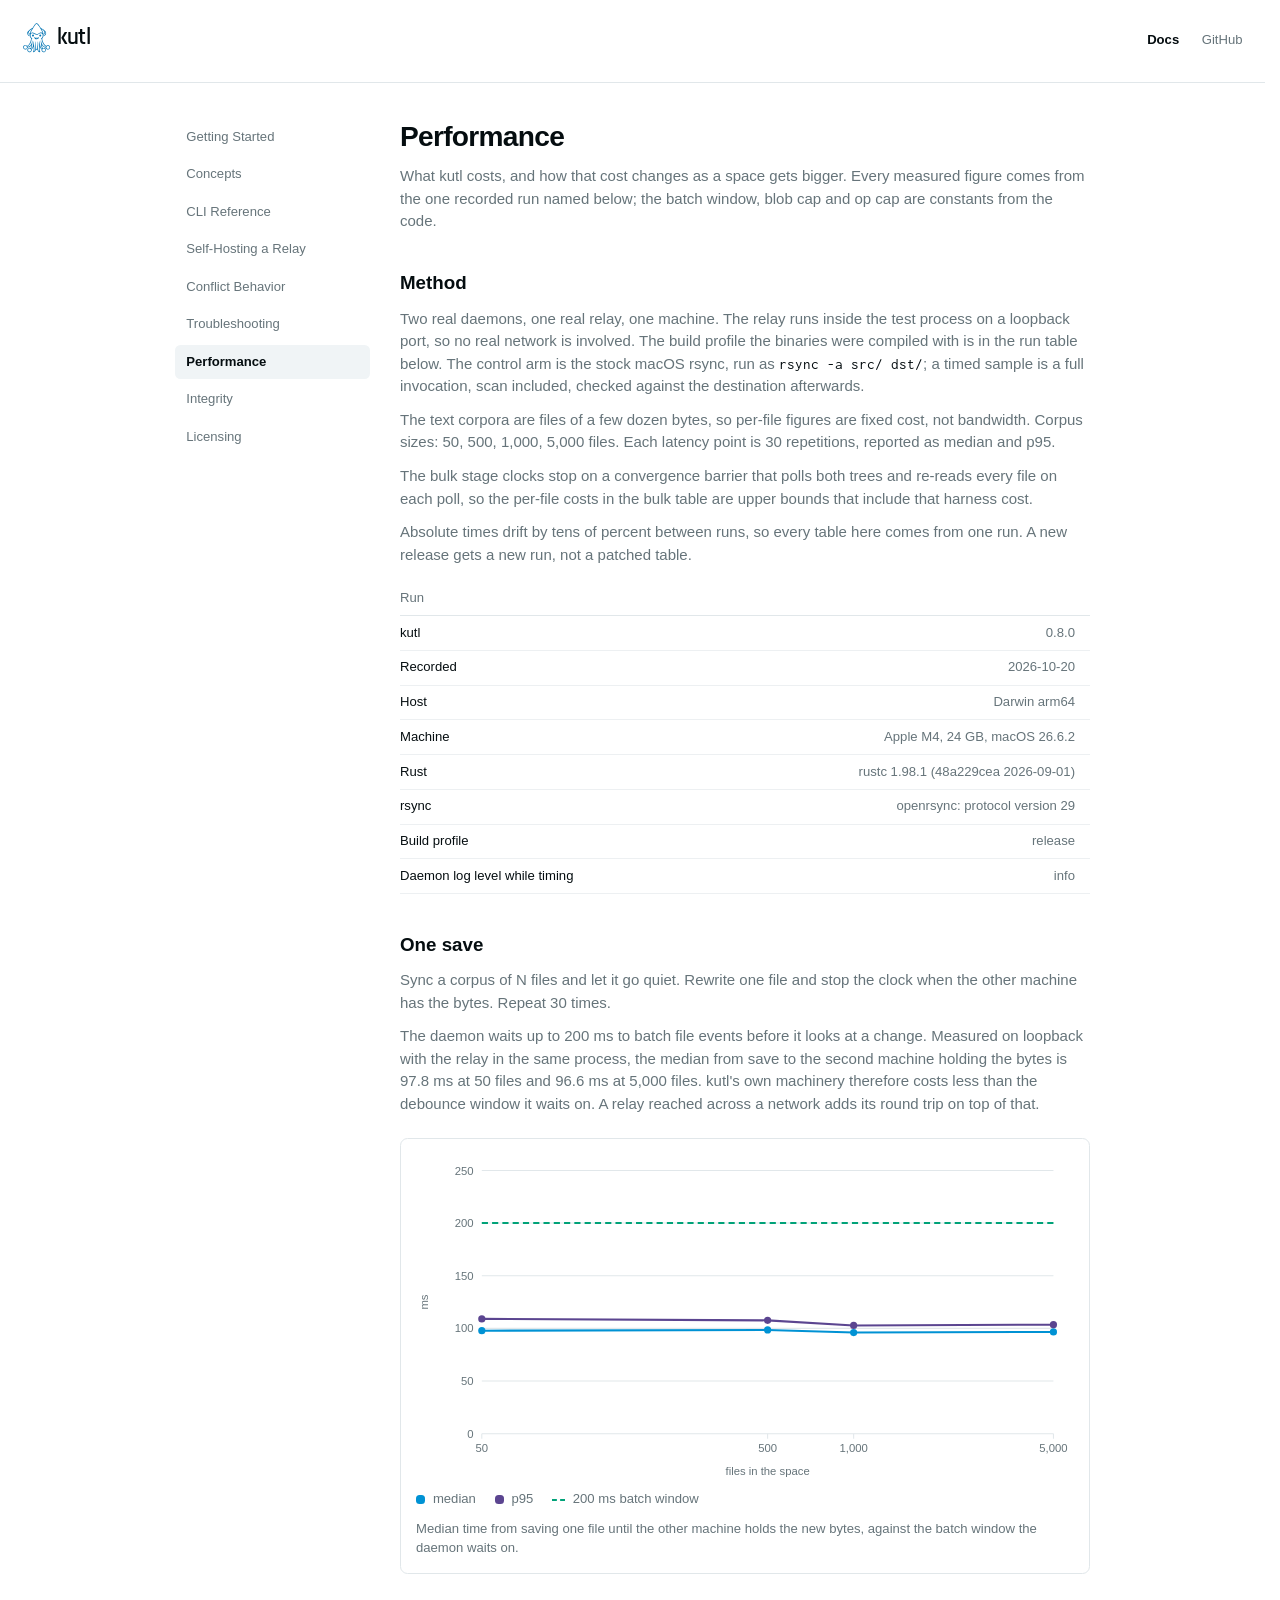
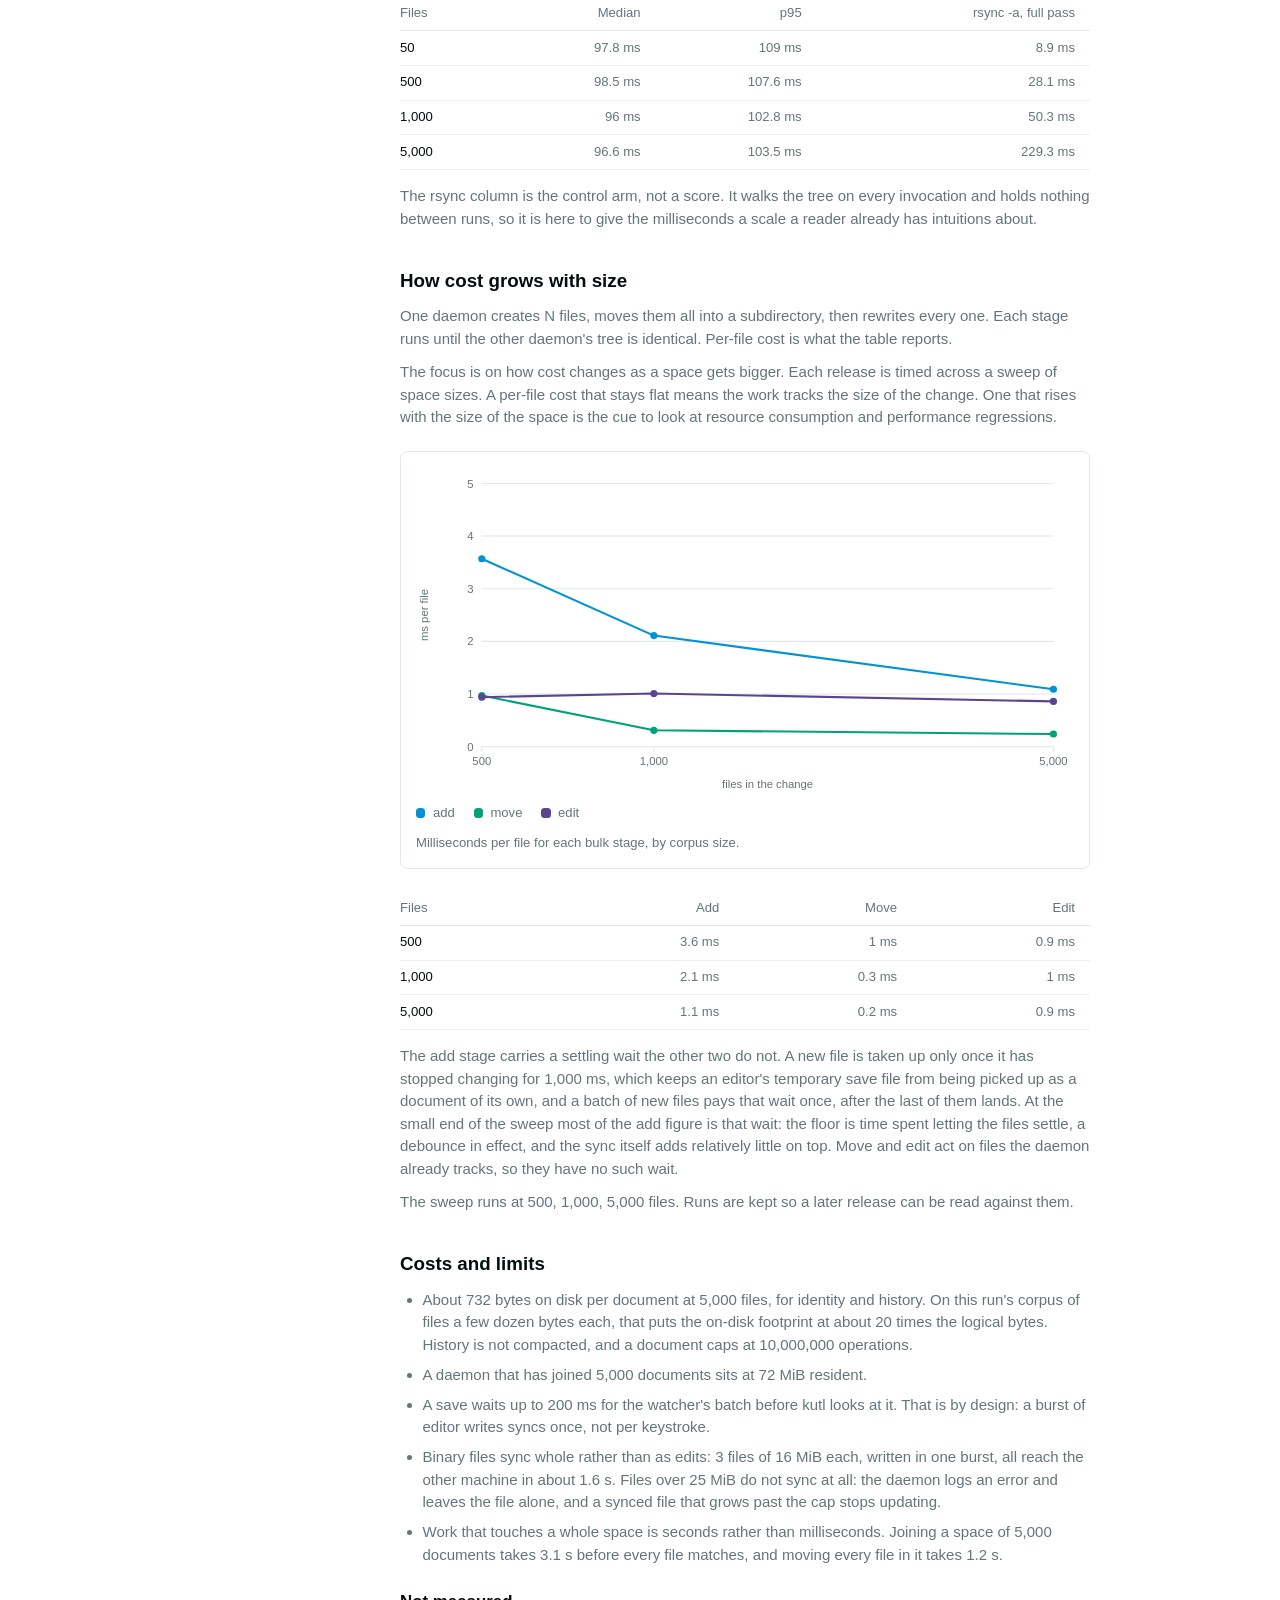
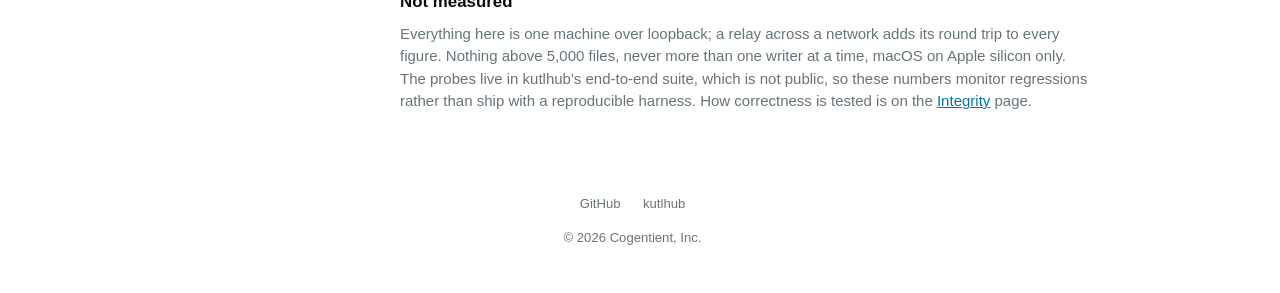
<file: docs/performance/index.html>
<!doctype html>
<html lang="en">
  <head>
    <meta charset="UTF-8" />
    <meta name="viewport" content="width=device-width, initial-scale=1.0" />
    <link rel="icon" type="image/svg+xml" href="/favicon.svg" />
    <title>Performance — kutl docs</title>
    <meta name="description" content="What a change costs in kutl, how that cost changes as a space grows, and the limits that come with merging and history." />
    <script>
      (function () {
        // kutl.io follows the system; kutlhub's toggle is an app affordance.
        // No toggle UI, no persisted theme — .dark tracks
        // prefers-color-scheme directly, before first paint (avoids a
        // flash of the wrong theme) and for the life of the page (the
        // change listener catches the OS preference flipping while the
        // tab stays open). Guarded for environments without matchMedia
        // (prerendering runs this template through no browser, but the
        // guard costs nothing and keeps the script inert rather than
        // throwing if it ever is).
        if (typeof matchMedia !== 'function') return;
        var media = matchMedia('(prefers-color-scheme: dark)');
        var apply = function () {
          document.documentElement.classList.toggle('dark', media.matches);
        };
        apply();
        // Legacy Safari (<14) has no MediaQueryList.addEventListener,
        // only the deprecated addListener — feature-checked the same
        // way as the matchMedia guard above, so the live-follow is lost
        // gracefully there instead of throwing after `apply()` already
        // set the correct initial theme.
        if (typeof media.addEventListener === 'function') {
          media.addEventListener('change', apply);
        } else if (typeof media.addListener === 'function') {
          media.addListener(apply);
        }
      })();
    </script>
    <script type="module" crossorigin src="/assets/index-BP-hTzqO.js"></script>
    <link rel="stylesheet" crossorigin href="/assets/index-BFrA3b6R.css">
      <link rel="canonical" href="https://kutl.io/docs/performance" />
    <meta property="og:type" content="website" />
    <meta property="og:url" content="https://kutl.io/docs/performance" />
    <meta property="og:title" content="Performance — kutl docs" />
    <meta property="og:description" content="What a change costs in kutl, how that cost changes as a space grows, and the limits that come with merging and history." />
    <meta property="og:image" content="https://kutl.io/og.png" />
    <meta name="twitter:card" content="summary_large_image" />
    <meta name="twitter:title" content="Performance — kutl docs" />
    <meta name="twitter:description" content="What a change costs in kutl, how that cost changes as a space grows, and the limits that come with merging and history." />
    <meta name="twitter:image" content="https://kutl.io/og.png" />
    <script type="application/ld+json">{"@context":"https://schema.org","@type":"BreadcrumbList","itemListElement":[{"@type":"ListItem","position":1,"name":"kutl","item":"https://kutl.io/"},{"@type":"ListItem","position":2,"name":"Docs","item":"https://kutl.io/docs"},{"@type":"ListItem","position":3,"name":"Performance","item":"https://kutl.io/docs/performance"}]}</script>
  </head>
  <body>
    <div id="root"><div class="min-h-screen bg-background text-foreground"><header class="flex items-center justify-between border-b border-border p-6"><a href="/" data-discover="true"><span class="inline-flex items-center gap-2"><svg xmlns="http://www.w3.org/2000/svg" viewBox="0 0 544 598" fill="currentColor" class="h-8 w-auto text-primary"><g transform="translate(0,598) scale(0.1,-0.1)" stroke="none"><path d="M2630 5911 c-103 -34 -169 -89 -281 -231 -108 -138 -366 -533 -392 -600 -6 -16 -39 -42 -95 -75 -47 -27 -97 -60 -111 -71 -15 -12 -47 -35 -73 -50 -139 -86 -328 -226 -462 -343 -221 -194 -315 -318 -360 -473 -22 -76 -21 -229 1 -294 54 -161 206 -321 388 -409 50 -24 102 -47 116 -50 23 -6 29 -16 44 -73 27 -110 78 -206 145 -276 69 -72 69 -73 45 -231 -51 -320 -176 -671 -319 -895 -110 -173 -280 -339 -413 -402 l-51 -24 -60 46 c-90 70 -165 95 -282 94 -84 -1 -104 -4 -175 -34 -205 -86 -311 -310 -246 -519 39 -125 114 -210 239 -269 124 -59 272 -57 399 5 108 53 212 189 229 299 6 44 6 44 48 44 67 0 183 37 306 98 106 53 123 66 231 172 64 63 133 140 153 170 20 30 36 49 36 43 0 -36 -67 -311 -97 -397 -27 -80 -66 -166 -88 -194 -1 -1 -26 9 -55 22 -74 34 -140 41 -228 22 -138 -29 -245 -108 -300 -221 -45 -92 -55 -145 -49 -241 4 -68 11 -98 36 -148 42 -87 114 -157 208 -203 76 -37 79 -38 193 -38 112 0 118 1 182 34 95 48 171 119 208 195 39 80 57 186 42 259 l-11 52 68 70 c116 120 195 251 261 429 l37 99 7 -104 c3 -57 10 -131 15 -164 5 -33 10 -145 10 -250 1 -153 -3 -208 -19 -284 -22 -106 -60 -196 -107 -259 -52 -67 -43 -92 35 -92 97 1 242 69 336 159 79 75 161 216 197 339 11 37 14 41 28 28 30 -26 100 -56 131 -56 39 0 82 22 108 55 25 31 32 32 32 0 0 -44 58 -183 106 -256 63 -93 153 -175 249 -224 71 -36 84 -39 158 -40 98 0 105 10 59 83 -58 90 -93 171 -112 259 -27 120 -36 315 -21 439 7 55 19 157 28 229 l16 130 18 -65 c19 -68 93 -218 156 -317 20 -32 68 -90 106 -130 l70 -72 1 -123 c1 -148 13 -181 105 -280 46 -50 80 -76 139 -105 76 -38 78 -38 197 -38 118 0 122 1 189 35 74 38 153 110 191 175 74 125 71 330 -4 438 -50 71 -123 135 -196 169 -63 30 -81 33 -176 36 -92 3 -113 1 -158 -19 -28 -12 -53 -20 -55 -18 -2 2 -19 36 -39 74 -46 91 -90 233 -115 370 -11 61 -24 118 -27 128 -13 32 1 18 59 -61 89 -122 216 -232 354 -308 115 -64 228 -104 296 -104 45 0 56 -11 70 -71 13 -56 85 -177 127 -215 101 -89 274 -131 406 -98 131 32 203 82 271 187 106 161 93 378 -30 513 -72 78 -123 110 -224 139 -82 24 -95 25 -167 16 -89 -12 -181 -52 -242 -104 l-39 -34 -57 33 c-143 80 -239 169 -361 331 -81 109 -217 370 -257 493 -55 173 -131 518 -131 595 0 23 13 44 56 89 66 71 128 189 151 287 13 61 18 70 42 76 51 13 127 49 211 100 208 127 320 311 320 523 -1 56 -31 173 -60 231 -79 155 -268 346 -540 544 -42 31 -298 206 -350 240 -146 95 -152 100 -176 146 -21 42 -64 109 -227 354 -102 154 -165 234 -246 316 -111 111 -166 140 -276 145 -44 2 -91 0 -105 -5z m187 -156 c81 -40 171 -144 333 -383 84 -126 212 -325 235 -367 15 -27 46 -79 70 -115 62 -94 203 -335 238 -405 16 -33 46 -89 67 -125 63 -107 148 -341 150 -412 0 -5 -20 7 -45 26 -135 103 -337 123 -524 52 -79 -31 -228 -112 -321 -176 -46 -32 -159 -70 -232 -80 -149 -19 -274 20 -478 150 -147 94 -279 140 -423 148 -88 4 -104 2 -175 -23 -85 -31 -114 -47 -153 -82 l-26 -24 5 53 c2 29 16 84 29 122 26 71 195 409 218 436 7 8 38 60 68 115 30 55 81 142 113 193 32 50 79 125 103 165 103 166 304 471 374 566 87 117 137 160 220 187 51 16 86 11 154 -21z m-1052 -990 c-20 -26 -42 -63 -50 -82 -8 -20 -30 -61 -49 -92 -82 -134 -198 -368 -232 -466 -23 -68 -28 -96 -28 -190 -1 -91 2 -116 17 -139 10 -15 16 -30 13 -34 -21 -20 -160 117 -216 213 -34 58 -35 63 -35 165 0 102 1 107 38 177 50 97 153 208 268 289 52 36 103 74 114 84 11 10 38 28 60 40 22 12 60 36 85 54 25 18 46 32 48 31 2 -2 -13 -24 -33 -50z m2000 -30 c60 -34 253 -176 314 -231 56 -50 114 -136 153 -227 58 -131 40 -252 -54 -383 -31 -44 -139 -134 -160 -134 -6 0 -7 8 -3 18 27 64 37 139 26 209 -13 88 -95 297 -163 418 -28 50 -80 144 -115 209 -35 65 -74 133 -87 150 -41 55 -41 62 -1 30 22 -17 62 -43 90 -59z m639 -570 c82 -128 96 -270 39 -395 -45 -99 -153 -205 -268 -264 -49 -25 -95 -46 -102 -46 -16 0 -22 24 -24 104 l-2 69 49 33 c88 57 198 173 232 244 47 96 62 226 35 296 -12 31 8 11 41 -41z m-3332 -30 c-5 -88 22 -190 71 -274 34 -57 168 -182 223 -209 38 -17 38 -20 27 -134 -3 -38 -11 -68 -16 -68 -6 0 -54 24 -106 54 -136 77 -221 167 -273 287 -53 124 -39 242 43 370 17 27 32 49 33 49 1 0 0 -34 -2 -75z m998 -229 c36 -15 92 -45 125 -66 112 -72 242 -139 321 -167 69 -24 94 -27 199 -27 77 0 143 6 185 16 69 18 199 84 340 173 126 80 190 100 330 100 106 0 119 -2 166 -27 51 -27 107 -86 137 -144 73 -141 75 -427 4 -585 -54 -121 -125 -189 -261 -248 -55 -24 -76 -39 -74 -50 3 -13 19 -17 81 -19 42 -2 77 -4 77 -6 0 -2 9 -69 19 -150 49 -361 215 -784 404 -1031 121 -157 219 -248 338 -317 l106 -61 -13 -26 c-8 -14 -14 -36 -14 -48 0 -17 -6 -23 -22 -23 -98 1 -320 102 -433 198 -141 118 -286 349 -370 587 -19 55 -53 171 -75 258 -52 208 -82 275 -105 236 -7 -10 13 -220 61 -644 13 -121 27 -245 30 -275 8 -71 69 -360 90 -425 18 -54 99 -211 115 -220 5 -4 -5 -24 -23 -46 l-32 -39 -29 27 c-93 88 -212 290 -256 434 -65 211 -91 337 -141 685 -33 228 -51 312 -79 359 -29 50 -36 27 -31 -90 9 -207 4 -710 -9 -845 -7 -74 -24 -225 -37 -334 -34 -284 -29 -438 20 -650 9 -38 15 -71 13 -73 -8 -8 -117 109 -150 160 -95 149 -125 373 -92 690 31 301 45 590 35 725 -21 259 -43 369 -72 360 -10 -4 -15 -64 -19 -244 -4 -131 -12 -288 -18 -349 -17 -152 -60 -487 -71 -560 -6 -33 -10 -112 -10 -174 l0 -115 -51 -48 c-28 -26 -55 -48 -59 -48 -4 0 -27 21 -52 48 l-44 47 -13 170 c-6 94 -16 189 -21 212 -34 148 -80 664 -81 906 0 88 -5 149 -11 153 -19 12 -39 -23 -48 -82 -37 -239 -37 -587 0 -949 37 -369 22 -526 -67 -714 -18 -36 -53 -81 -102 -128 -41 -40 -75 -72 -77 -70 -1 1 12 54 28 117 35 137 48 360 29 500 -26 201 -43 357 -56 540 -16 212 -19 657 -5 785 9 87 1 111 -24 73 -25 -38 -52 -164 -96 -453 -56 -363 -124 -631 -197 -780 -39 -78 -127 -206 -172 -250 l-41 -39 -17 24 c-9 13 -25 32 -35 42 -9 9 -13 20 -8 23 5 3 29 42 53 88 71 129 147 423 167 642 6 66 15 163 21 215 5 52 14 145 19 205 5 61 16 177 25 258 9 81 13 152 10 157 -21 34 -57 -53 -110 -270 -123 -492 -330 -797 -637 -939 -70 -32 -235 -79 -243 -69 -9 13 -24 103 -18 105 43 15 174 106 243 169 93 85 230 247 256 303 10 20 28 54 42 76 43 67 108 206 140 296 17 46 39 107 50 134 28 71 80 308 100 455 l17 124 48 -3 c60 -3 107 7 107 23 0 7 -37 30 -82 51 -187 87 -273 214 -298 438 -25 220 22 405 128 497 67 59 107 70 242 66 97 -3 125 -8 180 -30z m-1463 -2506 c65 -29 145 -115 166 -179 37 -116 15 -230 -60 -303 -78 -76 -121 -93 -233 -93 -83 0 -101 4 -145 27 -79 41 -130 103 -155 189 -25 83 -22 127 14 205 45 97 114 152 217 174 59 12 143 4 196 -20z m4467 4 c64 -22 147 -100 177 -166 31 -71 32 -182 2 -248 -27 -58 -84 -115 -147 -147 -42 -22 -66 -26 -131 -27 -68 -1 -88 3 -137 27 -82 40 -143 112 -169 199 -21 68 -21 71 -4 134 42 155 148 242 296 243 36 1 87 -6 113 -15z m-3639 -539 c86 -41 143 -107 169 -194 21 -71 20 -99 -5 -174 -66 -198 -330 -269 -488 -130 -120 105 -145 262 -61 392 81 126 247 172 385 106z m2843 1 c48 -25 121 -103 146 -156 28 -61 29 -189 2 -240 -34 -63 -95 -127 -144 -151 -38 -19 -64 -23 -137 -23 -79 -1 -96 2 -141 26 -28 15 -72 50 -97 78 -106 118 -103 276 9 400 65 72 116 90 239 87 62 -2 100 -9 123 -21z"></path><path d="M1905 3656 c-43 -18 -93 -79 -101 -121 -3 -20 -4 -63 -2 -97 4 -57 7 -64 49 -103 61 -57 125 -73 203 -51 163 48 195 248 57 354 -38 29 -49 32 -109 32 -37 -1 -81 -7 -97 -14z"></path><path d="M3352 3653 c-41 -20 -91 -82 -104 -130 -5 -20 -7 -60 -3 -90 5 -44 13 -60 43 -89 70 -68 130 -85 217 -59 72 21 120 69 134 137 22 99 -29 206 -112 237 -42 16 -137 13 -175 -6z"></path><path d="M2256 3117 c-48 -35 1 -146 110 -252 97 -94 188 -136 313 -143 159 -9 279 37 397 153 80 80 128 162 122 212 -4 37 -38 41 -109 12 -165 -65 -205 -73 -369 -73 -151 1 -158 2 -270 38 -63 20 -125 44 -137 52 -27 17 -34 17 -57 1z m504 -214 c80 3 156 8 170 12 24 7 24 7 5 -8 -11 -8 -45 -27 -75 -43 -49 -26 -65 -29 -150 -29 -92 0 -98 2 -153 35 -31 19 -57 37 -57 41 0 3 26 2 58 -3 31 -5 122 -7 202 -5z"></path></g></svg><span class="font-logo font-semibold tracking-tight text-2xl">kutl</span></span></a><nav class="flex items-center gap-6 text-sm"><a class="font-semibold text-foreground" href="/docs" data-discover="true">Docs</a><a href="https://github.com/kutl-io" class="text-muted-foreground transition-colors hover:text-foreground">GitHub</a><button type="button" aria-label="Open documentation menu" aria-expanded="false" aria-controls="docs-mobile-nav" class="text-muted-foreground transition-colors hover:text-foreground sm:hidden"><svg xmlns="http://www.w3.org/2000/svg" width="24" height="24" viewBox="0 0 24 24" fill="none" stroke="currentColor" stroke-width="2" stroke-linecap="round" stroke-linejoin="round" class="lucide lucide-menu h-5 w-5" aria-hidden="true"><path d="M4 5h16"></path><path d="M4 12h16"></path><path d="M4 19h16"></path></svg></button></nav></header><div class="mx-auto flex max-w-5xl gap-8 px-6 py-10"><aside class="hidden w-52 shrink-0 sm:block"><nav class="sticky top-10 space-y-1"><a class="block rounded-md px-3 py-2 text-sm transition-colors text-muted-foreground hover:text-foreground" href="/docs" data-discover="true">Getting Started</a><a class="block rounded-md px-3 py-2 text-sm transition-colors text-muted-foreground hover:text-foreground" href="/docs/concepts" data-discover="true">Concepts</a><a class="block rounded-md px-3 py-2 text-sm transition-colors text-muted-foreground hover:text-foreground" href="/docs/cli" data-discover="true">CLI Reference</a><a class="block rounded-md px-3 py-2 text-sm transition-colors text-muted-foreground hover:text-foreground" href="/docs/relay" data-discover="true">Self-Hosting a Relay</a><a class="block rounded-md px-3 py-2 text-sm transition-colors text-muted-foreground hover:text-foreground" href="/docs/conflicts" data-discover="true">Conflict Behavior</a><a class="block rounded-md px-3 py-2 text-sm transition-colors text-muted-foreground hover:text-foreground" href="/docs/troubleshooting" data-discover="true">Troubleshooting</a><a aria-current="page" class="block rounded-md px-3 py-2 text-sm transition-colors bg-secondary font-semibold text-foreground" href="/docs/performance" data-discover="true">Performance</a><a class="block rounded-md px-3 py-2 text-sm transition-colors text-muted-foreground hover:text-foreground" href="/docs/integrity" data-discover="true">Integrity</a><a class="block rounded-md px-3 py-2 text-sm transition-colors text-muted-foreground hover:text-foreground" href="/docs/licensing" data-discover="true">Licensing</a></nav></aside><main class="min-w-0 flex-1"><article class="space-y-10"><div><h1 class="mb-3 text-3xl font-bold tracking-tight">Performance</h1><p class="text-muted-foreground">What kutl costs, and how that cost changes as a space gets bigger. Every measured figure comes from the one recorded run named below; the batch window, blob cap and op cap are constants from the code.</p></div><section><h2 class="mb-3 text-xl font-semibold" id="method">Method</h2><p class="text-muted-foreground">Two real daemons, one real relay, one machine. The relay runs inside the test process on a loopback port, so no real network is involved. The build profile the binaries were compiled with is in the run table below. The control arm is the stock macOS rsync, run as<!-- --> <code class="font-mono text-foreground">rsync -a src/ dst/</code>; a timed sample is a full invocation, scan included, checked against the destination afterwards.</p><p class="mt-3 text-muted-foreground">The text corpora are files of a few dozen bytes, so per-file figures are fixed cost, not bandwidth. Corpus sizes:<!-- --> <!-- -->50, 500, 1,000, 5,000<!-- --> files. Each latency point is <!-- -->30<!-- --> repetitions, reported as median and p95.</p><p class="mt-3 text-muted-foreground">The bulk stage clocks stop on a convergence barrier that polls both trees and re-reads every file on each poll, so the per-file costs in the bulk table are upper bounds that include that harness cost.</p><p class="mt-3 text-muted-foreground">Absolute times drift by tens of percent between runs, so every table here comes from one run. A new release gets a new run, not a patched table.</p><div class="my-4 overflow-x-auto"><table class="w-full text-sm tabular-nums"><thead><tr class="border-b border-border text-left text-muted-foreground"><th scope="col" class="py-2 pr-4 font-medium ">Run</th><th scope="col" class="py-2 pr-4 font-medium text-right"></th></tr></thead><tbody><tr class="border-b border-border/60"><td class="py-2 pr-4 text-foreground">kutl</td><td class="py-2 pr-4 text-right text-muted-foreground">0.8.0</td></tr><tr class="border-b border-border/60"><td class="py-2 pr-4 text-foreground">Recorded</td><td class="py-2 pr-4 text-right text-muted-foreground">2026-10-20</td></tr><tr class="border-b border-border/60"><td class="py-2 pr-4 text-foreground">Host</td><td class="py-2 pr-4 text-right text-muted-foreground">Darwin arm64</td></tr><tr class="border-b border-border/60"><td class="py-2 pr-4 text-foreground">Machine</td><td class="py-2 pr-4 text-right text-muted-foreground">Apple M4, 24 GB, macOS 26.6.2</td></tr><tr class="border-b border-border/60"><td class="py-2 pr-4 text-foreground">Rust</td><td class="py-2 pr-4 text-right text-muted-foreground">rustc 1.98.1 (48a229cea 2026-09-01)</td></tr><tr class="border-b border-border/60"><td class="py-2 pr-4 text-foreground">rsync</td><td class="py-2 pr-4 text-right text-muted-foreground">openrsync: protocol version 29</td></tr><tr class="border-b border-border/60"><td class="py-2 pr-4 text-foreground">Build profile</td><td class="py-2 pr-4 text-right text-muted-foreground">release</td></tr><tr class="border-b border-border/60"><td class="py-2 pr-4 text-foreground">Daemon log level while timing</td><td class="py-2 pr-4 text-right text-muted-foreground">info</td></tr></tbody></table></div></section><section><h2 class="mb-3 text-xl font-semibold" id="one-save">One save</h2><p class="text-muted-foreground">Sync a corpus of N files and let it go quiet. Rewrite one file and stop the clock when the other machine has the bytes. Repeat<!-- --> <!-- -->30<!-- --> times.</p><p class="mt-3 text-muted-foreground">The daemon waits up to <!-- -->200<!-- --> ms to batch file events before it looks at a change. Measured on loopback with the relay in the same process, the median from save to the second machine holding the bytes is <!-- -->97.8 ms<!-- --> at <!-- -->50<!-- --> <!-- -->files and <!-- -->96.6 ms<!-- --> at <!-- -->5,000<!-- --> files. kutl&#x27;s own machinery therefore costs less than the debounce window it waits on. A relay reached across a network adds its round trip on top of that.</p><figure class="my-6 rounded-lg border border-border bg-card p-4"><div><svg viewBox="0 0 640 320" class="h-auto w-full" role="img" aria-label="One-save latency by corpus size"><title>One-save latency by corpus size</title><g><g><line x1="64" x2="620" y1="272" y2="272" class="stroke-border" stroke-width="1"></line><text x="56" y="276" text-anchor="end" font-size="11" class="fill-muted-foreground">0</text></g><g><line x1="64" x2="620" y1="220.8" y2="220.8" class="stroke-border" stroke-width="1"></line><text x="56" y="224.8" text-anchor="end" font-size="11" class="fill-muted-foreground">50</text></g><g><line x1="64" x2="620" y1="169.6" y2="169.6" class="stroke-border" stroke-width="1"></line><text x="56" y="173.6" text-anchor="end" font-size="11" class="fill-muted-foreground">100</text></g><g><line x1="64" x2="620" y1="118.4" y2="118.4" class="stroke-border" stroke-width="1"></line><text x="56" y="122.4" text-anchor="end" font-size="11" class="fill-muted-foreground">150</text></g><g><line x1="64" x2="620" y1="67.19999999999999" y2="67.19999999999999" class="stroke-border" stroke-width="1"></line><text x="56" y="71.19999999999999" text-anchor="end" font-size="11" class="fill-muted-foreground">200</text></g><g><line x1="64" x2="620" y1="16" y2="16" class="stroke-border" stroke-width="1"></line><text x="56" y="20" text-anchor="end" font-size="11" class="fill-muted-foreground">250</text></g><text x="12" y="144" transform="rotate(-90 12 144)" text-anchor="middle" font-size="11" class="fill-muted-foreground">ms</text></g><g><line x1="64" x2="64" y1="272" y2="277" class="stroke-border" stroke-width="1"></line><text x="64" y="290" text-anchor="middle" font-size="11" class="fill-muted-foreground">50</text></g><g><line x1="342" x2="342" y1="272" y2="277" class="stroke-border" stroke-width="1"></line><text x="342" y="290" text-anchor="middle" font-size="11" class="fill-muted-foreground">500</text></g><g><line x1="425.6863387945868" x2="425.6863387945868" y1="272" y2="277" class="stroke-border" stroke-width="1"></line><text x="425.6863387945868" y="290" text-anchor="middle" font-size="11" class="fill-muted-foreground">1,000</text></g><g><line x1="620" x2="620" y1="272" y2="277" class="stroke-border" stroke-width="1"></line><text x="620" y="290" text-anchor="middle" font-size="11" class="fill-muted-foreground">5,000</text></g><text x="342" y="312" text-anchor="middle" font-size="11" class="fill-muted-foreground">files in the space</text><g><polyline fill="none" stroke-width="2" stroke-linejoin="round" class="stroke-chart-1" points="64,171.8528 342,171.136 425.6863387945868,173.696 620,173.0816"></polyline><circle cx="64" cy="171.8528" r="3.5" class="fill-chart-1"></circle><circle cx="342" cy="171.136" r="3.5" class="fill-chart-1"></circle><circle cx="425.6863387945868" cy="173.696" r="3.5" class="fill-chart-1"></circle><circle cx="620" cy="173.0816" r="3.5" class="fill-chart-1"></circle></g><g><polyline fill="none" stroke-width="2" stroke-linejoin="round" class="stroke-chart-3" points="64,160.38400000000001 342,161.8176 425.6863387945868,166.7328 620,166.01600000000002"></polyline><circle cx="64" cy="160.38400000000001" r="3.5" class="fill-chart-3"></circle><circle cx="342" cy="161.8176" r="3.5" class="fill-chart-3"></circle><circle cx="425.6863387945868" cy="166.7328" r="3.5" class="fill-chart-3"></circle><circle cx="620" cy="166.01600000000002" r="3.5" class="fill-chart-3"></circle></g><g><polyline fill="none" stroke-width="2" stroke-linejoin="round" stroke-dasharray="6 4" class="stroke-chart-2" points="64,67.19999999999999 342,67.19999999999999 425.6863387945868,67.19999999999999 620,67.19999999999999"></polyline></g></svg><ul class="mt-2 flex flex-wrap gap-x-5 gap-y-1 text-sm text-muted-foreground"><li class="flex items-center gap-2"><span aria-hidden="true" class="inline-block h-2.5 w-2.5 rounded-sm bg-chart-1"></span>median</li><li class="flex items-center gap-2"><span aria-hidden="true" class="inline-block h-2.5 w-2.5 rounded-sm bg-chart-3"></span>p95</li><li class="flex items-center gap-2"><span aria-hidden="true" class="inline-block h-0 w-3.5 border-t-2 border-dashed border-chart-2"></span>200 ms batch window</li></ul></div><figcaption class="mt-3 text-sm text-muted-foreground">Median time from saving one file until the other machine holds the new bytes, against the batch window the daemon waits on.</figcaption></figure><div class="my-4 overflow-x-auto"><table class="w-full text-sm tabular-nums"><thead><tr class="border-b border-border text-left text-muted-foreground"><th scope="col" class="py-2 pr-4 font-medium ">Files</th><th scope="col" class="py-2 pr-4 font-medium text-right">Median</th><th scope="col" class="py-2 pr-4 font-medium text-right">p95</th><th scope="col" class="py-2 pr-4 font-medium text-right">rsync -a, full pass</th></tr></thead><tbody><tr class="border-b border-border/60"><td class="py-2 pr-4 text-foreground">50</td><td class="py-2 pr-4 text-right text-muted-foreground">97.8 ms</td><td class="py-2 pr-4 text-right text-muted-foreground">109 ms</td><td class="py-2 pr-4 text-right text-muted-foreground">8.9 ms</td></tr><tr class="border-b border-border/60"><td class="py-2 pr-4 text-foreground">500</td><td class="py-2 pr-4 text-right text-muted-foreground">98.5 ms</td><td class="py-2 pr-4 text-right text-muted-foreground">107.6 ms</td><td class="py-2 pr-4 text-right text-muted-foreground">28.1 ms</td></tr><tr class="border-b border-border/60"><td class="py-2 pr-4 text-foreground">1,000</td><td class="py-2 pr-4 text-right text-muted-foreground">96 ms</td><td class="py-2 pr-4 text-right text-muted-foreground">102.8 ms</td><td class="py-2 pr-4 text-right text-muted-foreground">50.3 ms</td></tr><tr class="border-b border-border/60"><td class="py-2 pr-4 text-foreground">5,000</td><td class="py-2 pr-4 text-right text-muted-foreground">96.6 ms</td><td class="py-2 pr-4 text-right text-muted-foreground">103.5 ms</td><td class="py-2 pr-4 text-right text-muted-foreground">229.3 ms</td></tr></tbody></table></div><p class="mt-3 text-muted-foreground">The rsync column is the control arm, not a score. It walks the tree on every invocation and holds nothing between runs, so it is here to give the milliseconds a scale a reader already has intuitions about.</p></section><section><h2 class="mb-3 text-xl font-semibold" id="growth">How cost grows with size</h2><p class="text-muted-foreground">One daemon creates N files, moves them all into a subdirectory, then rewrites every one. Each stage runs until the other daemon&#x27;s tree is identical. Per-file cost is what the table reports.</p><p class="mt-3 text-muted-foreground">The focus is on how cost changes as a space gets bigger. Each release is timed across a sweep of space sizes. A per-file cost that stays flat means the work tracks the size of the change. One that rises with the size of the space is the cue to look at resource consumption and performance regressions.</p><figure class="my-6 rounded-lg border border-border bg-card p-4"><div><svg viewBox="0 0 640 320" class="h-auto w-full" role="img" aria-label="Bulk stage cost per file"><title>Bulk stage cost per file</title><g><g><line x1="64" x2="620" y1="272" y2="272" class="stroke-border" stroke-width="1"></line><text x="56" y="276" text-anchor="end" font-size="11" class="fill-muted-foreground">0</text></g><g><line x1="64" x2="620" y1="220.8" y2="220.8" class="stroke-border" stroke-width="1"></line><text x="56" y="224.8" text-anchor="end" font-size="11" class="fill-muted-foreground">1</text></g><g><line x1="64" x2="620" y1="169.6" y2="169.6" class="stroke-border" stroke-width="1"></line><text x="56" y="173.6" text-anchor="end" font-size="11" class="fill-muted-foreground">2</text></g><g><line x1="64" x2="620" y1="118.4" y2="118.4" class="stroke-border" stroke-width="1"></line><text x="56" y="122.4" text-anchor="end" font-size="11" class="fill-muted-foreground">3</text></g><g><line x1="64" x2="620" y1="67.19999999999999" y2="67.19999999999999" class="stroke-border" stroke-width="1"></line><text x="56" y="71.19999999999999" text-anchor="end" font-size="11" class="fill-muted-foreground">4</text></g><g><line x1="64" x2="620" y1="16" y2="16" class="stroke-border" stroke-width="1"></line><text x="56" y="20" text-anchor="end" font-size="11" class="fill-muted-foreground">5</text></g><text x="12" y="144" transform="rotate(-90 12 144)" text-anchor="middle" font-size="11" class="fill-muted-foreground">ms per file</text></g><g><line x1="64" x2="64" y1="272" y2="277" class="stroke-border" stroke-width="1"></line><text x="64" y="290" text-anchor="middle" font-size="11" class="fill-muted-foreground">500</text></g><g><line x1="231.37267758917358" x2="231.37267758917358" y1="272" y2="277" class="stroke-border" stroke-width="1"></line><text x="231.37267758917358" y="290" text-anchor="middle" font-size="11" class="fill-muted-foreground">1,000</text></g><g><line x1="620" x2="620" y1="272" y2="277" class="stroke-border" stroke-width="1"></line><text x="620" y="290" text-anchor="middle" font-size="11" class="fill-muted-foreground">5,000</text></g><text x="342" y="312" text-anchor="middle" font-size="11" class="fill-muted-foreground">files in the change</text><g><polyline fill="none" stroke-width="2" stroke-linejoin="round" class="stroke-chart-1" points="64,89.21600000000001 231.37267758917358,163.96800000000002 620,216.192"></polyline><circle cx="64" cy="89.21600000000001" r="3.5" class="fill-chart-1"></circle><circle cx="231.37267758917358" cy="163.96800000000002" r="3.5" class="fill-chart-1"></circle><circle cx="620" cy="216.192" r="3.5" class="fill-chart-1"></circle></g><g><polyline fill="none" stroke-width="2" stroke-linejoin="round" class="stroke-chart-2" points="64,222.336 231.37267758917358,256.128 620,259.712"></polyline><circle cx="64" cy="222.336" r="3.5" class="fill-chart-2"></circle><circle cx="231.37267758917358" cy="256.128" r="3.5" class="fill-chart-2"></circle><circle cx="620" cy="259.712" r="3.5" class="fill-chart-2"></circle></g><g><polyline fill="none" stroke-width="2" stroke-linejoin="round" class="stroke-chart-3" points="64,223.872 231.37267758917358,220.288 620,227.96800000000002"></polyline><circle cx="64" cy="223.872" r="3.5" class="fill-chart-3"></circle><circle cx="231.37267758917358" cy="220.288" r="3.5" class="fill-chart-3"></circle><circle cx="620" cy="227.96800000000002" r="3.5" class="fill-chart-3"></circle></g></svg><ul class="mt-2 flex flex-wrap gap-x-5 gap-y-1 text-sm text-muted-foreground"><li class="flex items-center gap-2"><span aria-hidden="true" class="inline-block h-2.5 w-2.5 rounded-sm bg-chart-1"></span>add</li><li class="flex items-center gap-2"><span aria-hidden="true" class="inline-block h-2.5 w-2.5 rounded-sm bg-chart-2"></span>move</li><li class="flex items-center gap-2"><span aria-hidden="true" class="inline-block h-2.5 w-2.5 rounded-sm bg-chart-3"></span>edit</li></ul></div><figcaption class="mt-3 text-sm text-muted-foreground">Milliseconds per file for each bulk stage, by corpus size.</figcaption></figure><div class="my-4 overflow-x-auto"><table class="w-full text-sm tabular-nums"><thead><tr class="border-b border-border text-left text-muted-foreground"><th scope="col" class="py-2 pr-4 font-medium ">Files</th><th scope="col" class="py-2 pr-4 font-medium text-right">Add</th><th scope="col" class="py-2 pr-4 font-medium text-right">Move</th><th scope="col" class="py-2 pr-4 font-medium text-right">Edit</th></tr></thead><tbody><tr class="border-b border-border/60"><td class="py-2 pr-4 text-foreground">500</td><td class="py-2 pr-4 text-right text-muted-foreground">3.6 ms</td><td class="py-2 pr-4 text-right text-muted-foreground">1 ms</td><td class="py-2 pr-4 text-right text-muted-foreground">0.9 ms</td></tr><tr class="border-b border-border/60"><td class="py-2 pr-4 text-foreground">1,000</td><td class="py-2 pr-4 text-right text-muted-foreground">2.1 ms</td><td class="py-2 pr-4 text-right text-muted-foreground">0.3 ms</td><td class="py-2 pr-4 text-right text-muted-foreground">1 ms</td></tr><tr class="border-b border-border/60"><td class="py-2 pr-4 text-foreground">5,000</td><td class="py-2 pr-4 text-right text-muted-foreground">1.1 ms</td><td class="py-2 pr-4 text-right text-muted-foreground">0.2 ms</td><td class="py-2 pr-4 text-right text-muted-foreground">0.9 ms</td></tr></tbody></table></div><p class="mt-3 text-muted-foreground">The add stage carries a settling wait the other two do not. A new file is taken up only once it has stopped changing for <!-- -->1,000<!-- --> <!-- -->ms, which keeps an editor&#x27;s temporary save file from being picked up as a document of its own, and a batch of new files pays that wait once, after the last of them lands. At the small end of the sweep most of the add figure is that wait: the floor is time spent letting the files settle, a debounce in effect, and the sync itself adds relatively little on top. Move and edit act on files the daemon already tracks, so they have no such wait.</p><p class="mt-3 text-muted-foreground">The sweep runs at <!-- -->500, 1,000, 5,000<!-- --> files. Runs are kept so a later release can be read against them.</p></section><section><h2 class="mb-3 text-xl font-semibold" id="costs">Costs and limits</h2><ul class="mt-3 list-disc space-y-2 pl-6 text-muted-foreground"><li>About <!-- -->732<!-- --> bytes on disk per document at <!-- -->5,000<!-- --> files, for identity and history. On this run&#x27;s corpus of files a few dozen bytes each, that puts the on-disk footprint at about <!-- -->20<!-- --> <!-- -->times the logical bytes. History is not compacted, and a document caps at <!-- -->10,000,000<!-- --> operations.</li><li>A daemon that has joined <!-- -->5,000<!-- --> documents sits at<!-- --> <!-- -->72<!-- --> MiB resident.</li><li>A save waits up to <!-- -->200<!-- --> ms for the watcher&#x27;s batch before kutl looks at it. That is by design: a burst of editor writes syncs once, not per keystroke.</li><li>Binary files sync whole rather than as edits:<!-- --> <!-- -->3<!-- --> files of<!-- --> <!-- -->16<!-- --> MiB each, written in one burst, all reach the other machine in about<!-- --> <!-- -->1.6 s<!-- -->. Files over<!-- --> <!-- -->25<!-- --> MiB do not sync at all: the daemon logs an error and leaves the file alone, and a synced file that grows past the cap stops updating.</li><li>Work that touches a whole space is seconds rather than milliseconds. Joining a space of <!-- -->5,000<!-- --> documents takes<!-- --> <!-- -->3.1 s<!-- --> before every file matches, and moving every file in it takes<!-- --> <!-- -->1.2 s<!-- -->.</li></ul><h3 class="mt-6 mb-2 text-lg font-semibold" id="not-measured">Not measured</h3><p class="text-muted-foreground">Everything here is one machine over loopback; a relay across a network adds its round trip to every figure. Nothing above<!-- --> <!-- -->5,000<!-- --> files, never more than one writer at a time, macOS on Apple silicon only. The probes live in kutlhub&#x27;s end-to-end suite, which is not public, so these numbers monitor regressions rather than ship with a reproducible harness. How correctness is tested is on the<!-- --> <a class="text-primary underline hover:text-primary/80" href="/docs/integrity" data-discover="true">Integrity</a> page.</p></section></article></main></div><footer class="mx-auto max-w-3xl px-6 py-12 text-center text-sm text-muted-foreground"><div class="flex justify-center gap-6"><a href="https://github.com/kutl-io" class="hover:text-foreground">GitHub</a><a href="https://kutlhub.com" class="hover:text-foreground">kutlhub</a></div><p class="mt-4">© 2026 Cogentient, Inc.</p></footer></div></div>
  </body>
</html>
</file>
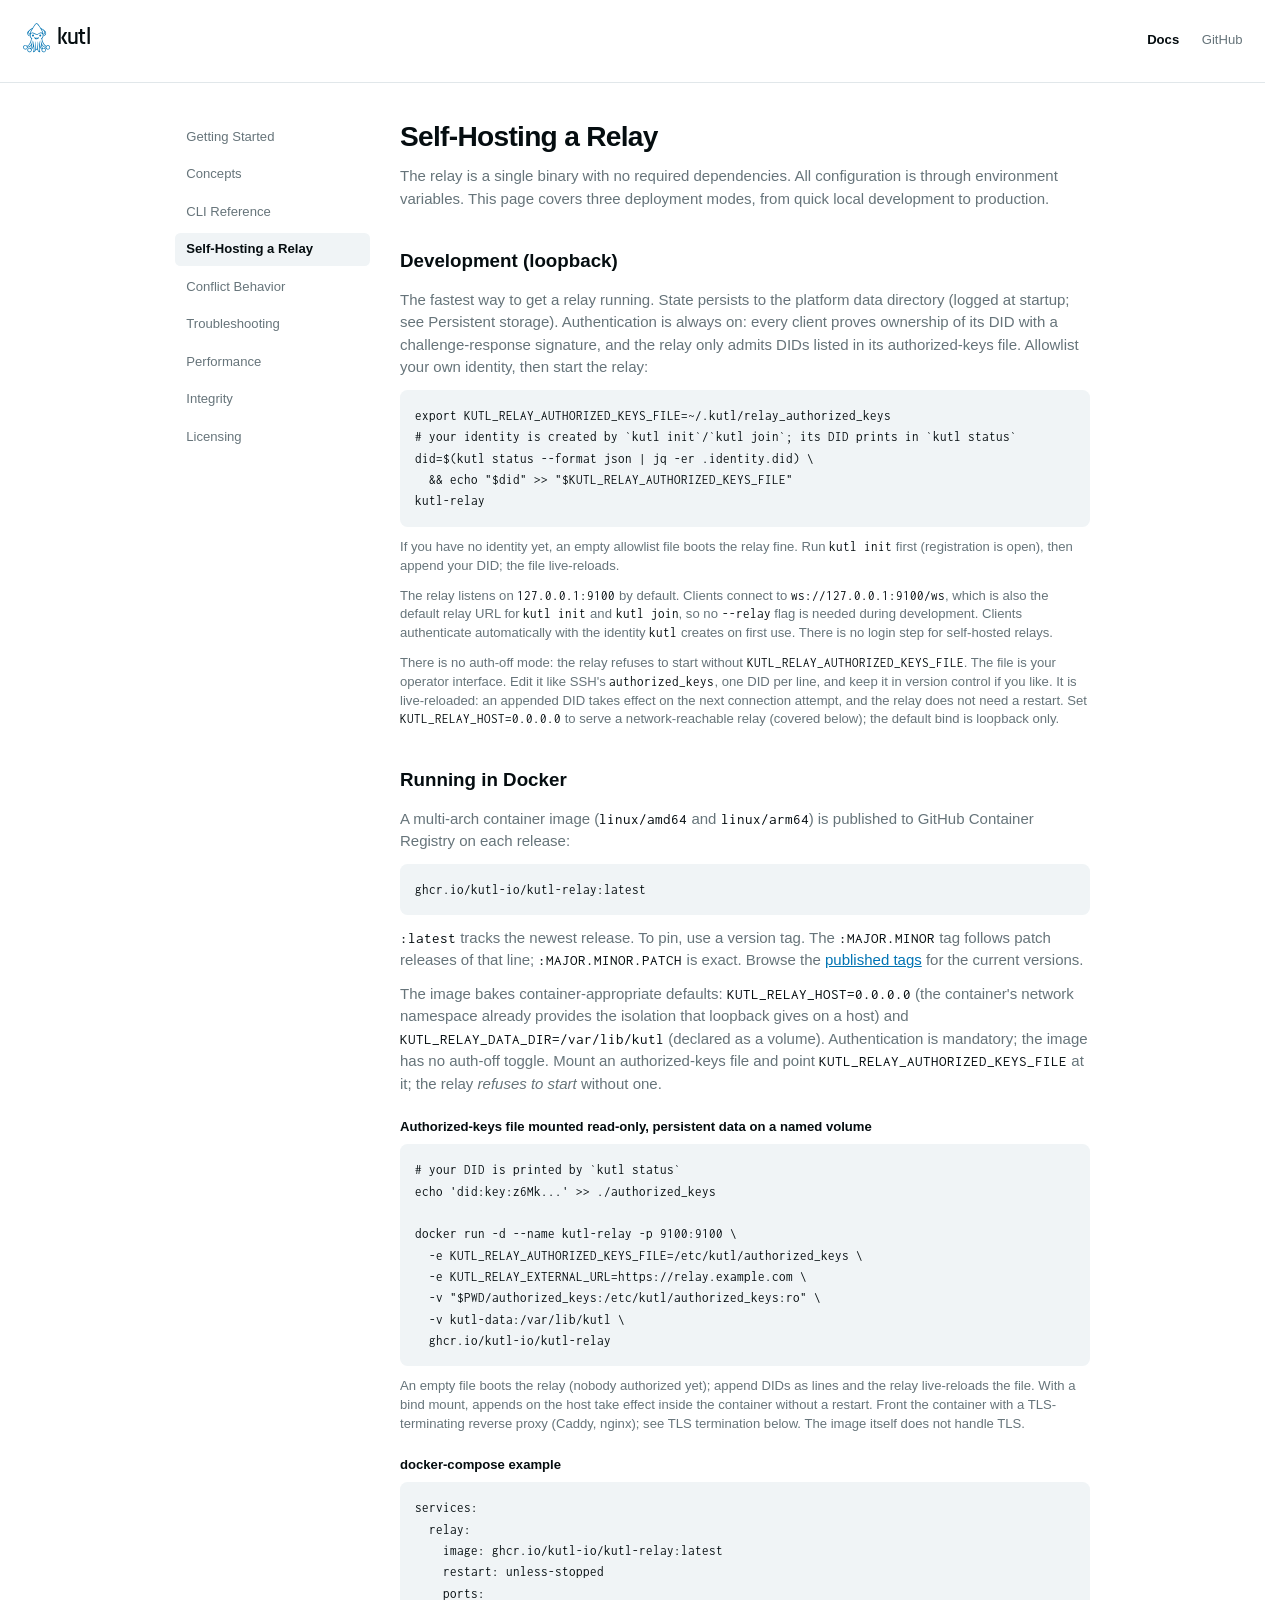
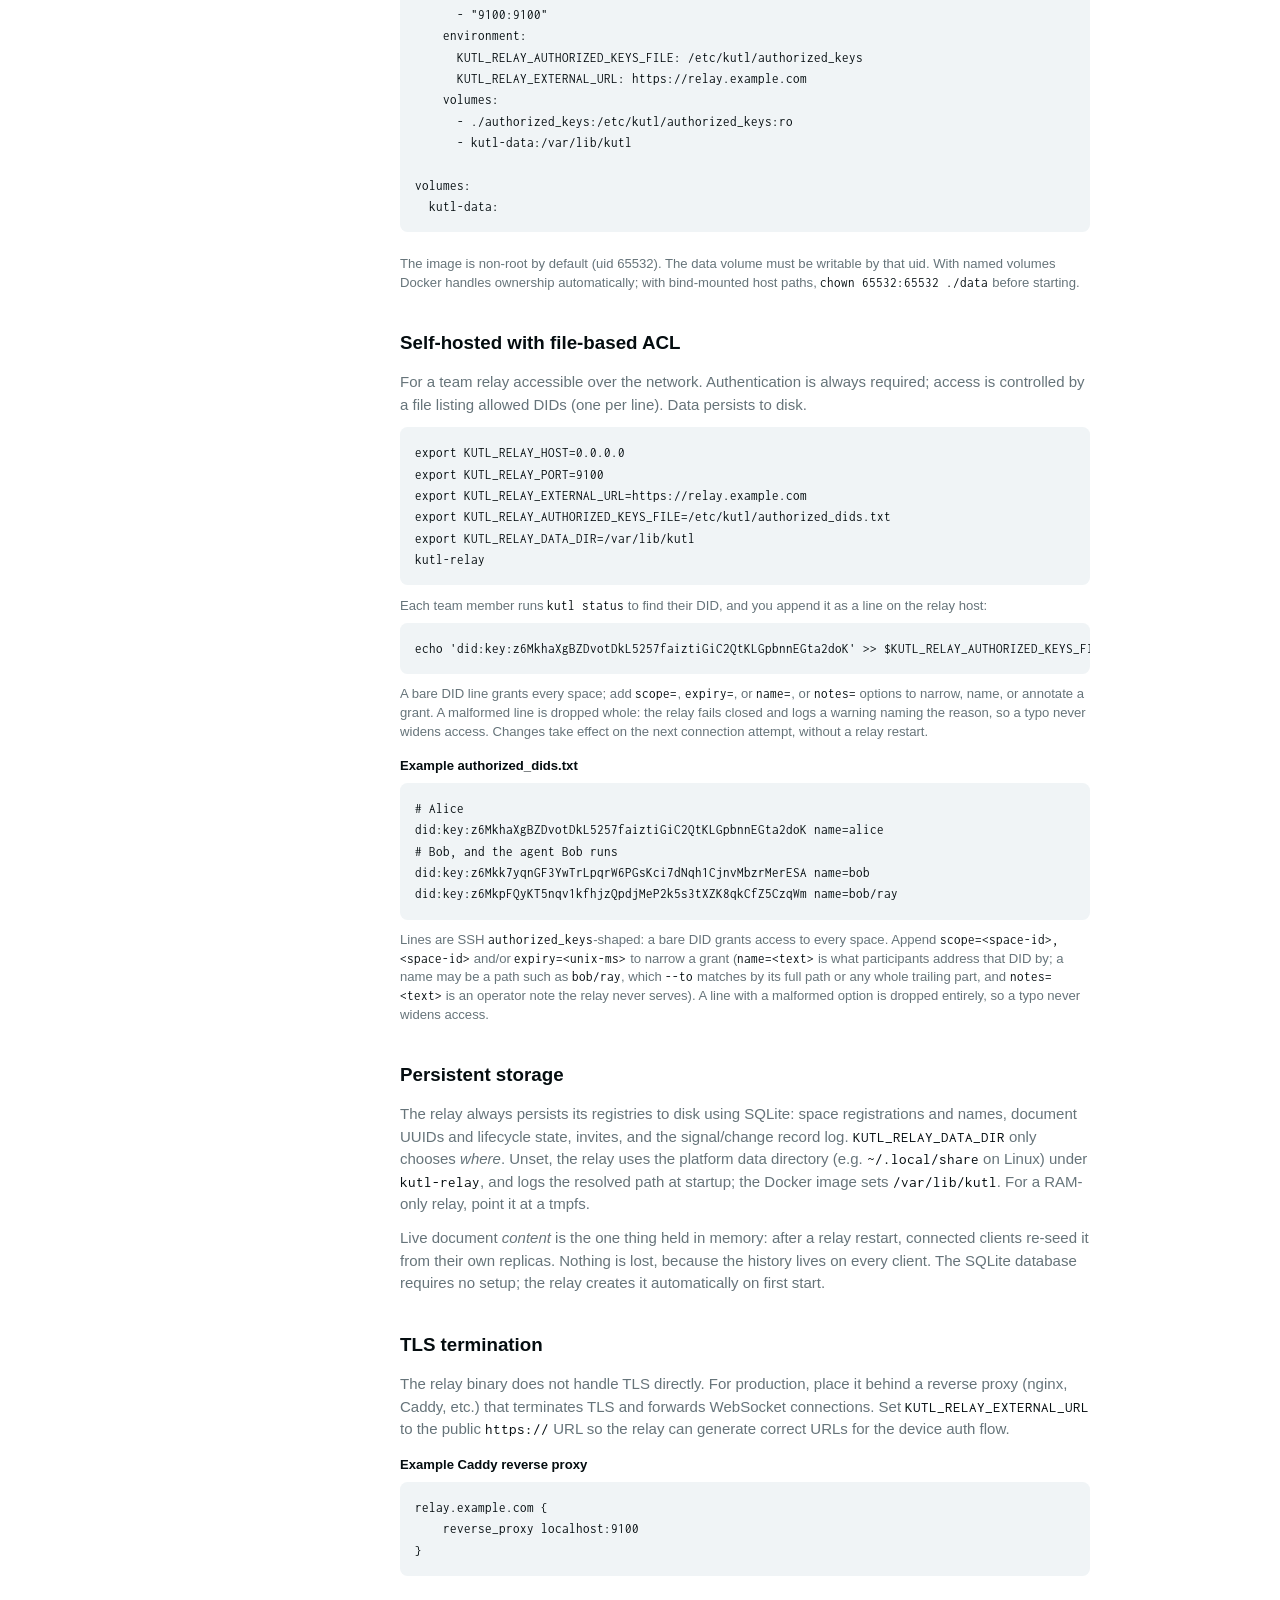
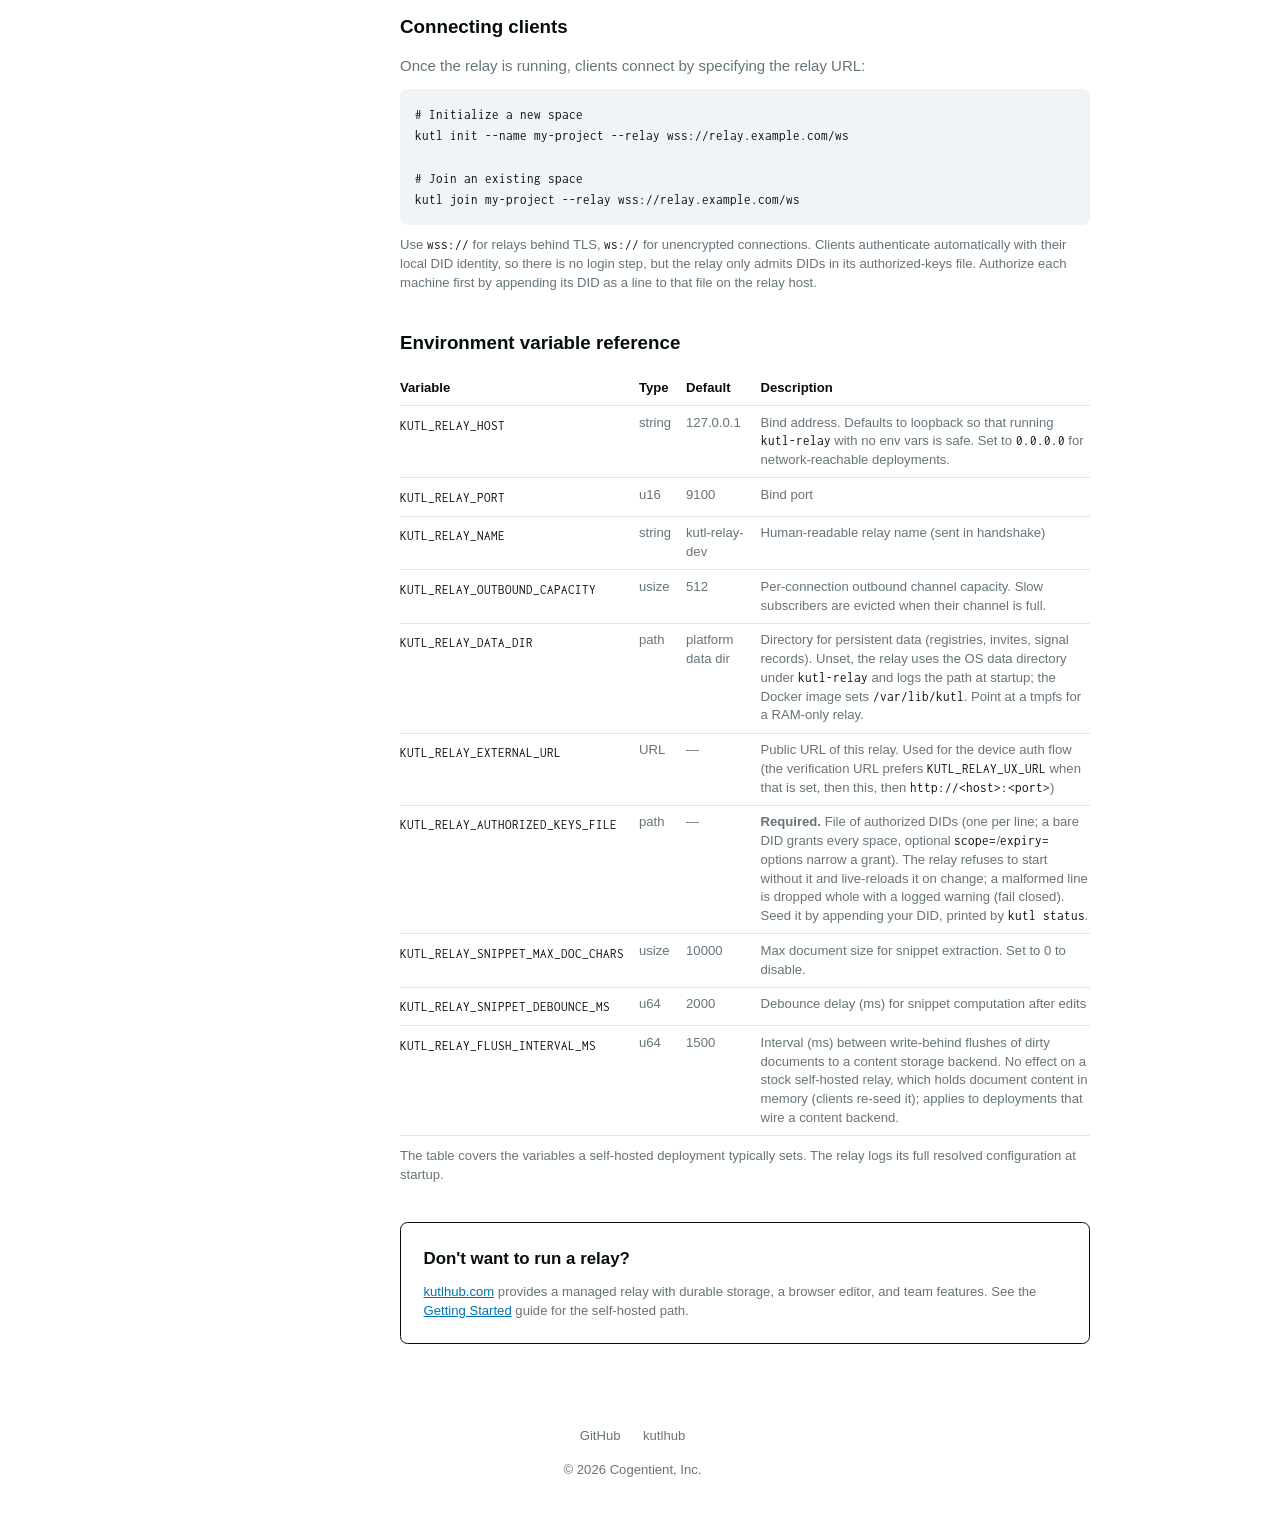
<file: docs/relay/index.html>
<!doctype html>
<html lang="en">
  <head>
    <meta charset="UTF-8" />
    <meta name="viewport" content="width=device-width, initial-scale=1.0" />
    <link rel="icon" type="image/svg+xml" href="/favicon.svg" />
    <title>Self-Hosting a Relay — kutl docs</title>
    <meta name="description" content="Run your own kutl relay with Docker or a binary, and connect clients to it." />
    <script>
      (function () {
        // kutl.io follows the system; kutlhub's toggle is an app affordance.
        // No toggle UI, no persisted theme — .dark tracks
        // prefers-color-scheme directly, before first paint (avoids a
        // flash of the wrong theme) and for the life of the page (the
        // change listener catches the OS preference flipping while the
        // tab stays open). Guarded for environments without matchMedia
        // (prerendering runs this template through no browser, but the
        // guard costs nothing and keeps the script inert rather than
        // throwing if it ever is).
        if (typeof matchMedia !== 'function') return;
        var media = matchMedia('(prefers-color-scheme: dark)');
        var apply = function () {
          document.documentElement.classList.toggle('dark', media.matches);
        };
        apply();
        // Legacy Safari (<14) has no MediaQueryList.addEventListener,
        // only the deprecated addListener — feature-checked the same
        // way as the matchMedia guard above, so the live-follow is lost
        // gracefully there instead of throwing after `apply()` already
        // set the correct initial theme.
        if (typeof media.addEventListener === 'function') {
          media.addEventListener('change', apply);
        } else if (typeof media.addListener === 'function') {
          media.addListener(apply);
        }
      })();
    </script>
    <script type="module" crossorigin src="/assets/index-BP-hTzqO.js"></script>
    <link rel="stylesheet" crossorigin href="/assets/index-BFrA3b6R.css">
      <link rel="canonical" href="https://kutl.io/docs/relay" />
    <meta property="og:type" content="website" />
    <meta property="og:url" content="https://kutl.io/docs/relay" />
    <meta property="og:title" content="Self-Hosting a Relay — kutl docs" />
    <meta property="og:description" content="Run your own kutl relay with Docker or a binary, and connect clients to it." />
    <meta property="og:image" content="https://kutl.io/og.png" />
    <meta name="twitter:card" content="summary_large_image" />
    <meta name="twitter:title" content="Self-Hosting a Relay — kutl docs" />
    <meta name="twitter:description" content="Run your own kutl relay with Docker or a binary, and connect clients to it." />
    <meta name="twitter:image" content="https://kutl.io/og.png" />
    <script type="application/ld+json">{"@context":"https://schema.org","@type":"BreadcrumbList","itemListElement":[{"@type":"ListItem","position":1,"name":"kutl","item":"https://kutl.io/"},{"@type":"ListItem","position":2,"name":"Docs","item":"https://kutl.io/docs"},{"@type":"ListItem","position":3,"name":"Self-Hosting a Relay","item":"https://kutl.io/docs/relay"}]}</script>
  </head>
  <body>
    <div id="root"><div class="min-h-screen bg-background text-foreground"><header class="flex items-center justify-between border-b border-border p-6"><a href="/" data-discover="true"><span class="inline-flex items-center gap-2"><svg xmlns="http://www.w3.org/2000/svg" viewBox="0 0 544 598" fill="currentColor" class="h-8 w-auto text-primary"><g transform="translate(0,598) scale(0.1,-0.1)" stroke="none"><path d="M2630 5911 c-103 -34 -169 -89 -281 -231 -108 -138 -366 -533 -392 -600 -6 -16 -39 -42 -95 -75 -47 -27 -97 -60 -111 -71 -15 -12 -47 -35 -73 -50 -139 -86 -328 -226 -462 -343 -221 -194 -315 -318 -360 -473 -22 -76 -21 -229 1 -294 54 -161 206 -321 388 -409 50 -24 102 -47 116 -50 23 -6 29 -16 44 -73 27 -110 78 -206 145 -276 69 -72 69 -73 45 -231 -51 -320 -176 -671 -319 -895 -110 -173 -280 -339 -413 -402 l-51 -24 -60 46 c-90 70 -165 95 -282 94 -84 -1 -104 -4 -175 -34 -205 -86 -311 -310 -246 -519 39 -125 114 -210 239 -269 124 -59 272 -57 399 5 108 53 212 189 229 299 6 44 6 44 48 44 67 0 183 37 306 98 106 53 123 66 231 172 64 63 133 140 153 170 20 30 36 49 36 43 0 -36 -67 -311 -97 -397 -27 -80 -66 -166 -88 -194 -1 -1 -26 9 -55 22 -74 34 -140 41 -228 22 -138 -29 -245 -108 -300 -221 -45 -92 -55 -145 -49 -241 4 -68 11 -98 36 -148 42 -87 114 -157 208 -203 76 -37 79 -38 193 -38 112 0 118 1 182 34 95 48 171 119 208 195 39 80 57 186 42 259 l-11 52 68 70 c116 120 195 251 261 429 l37 99 7 -104 c3 -57 10 -131 15 -164 5 -33 10 -145 10 -250 1 -153 -3 -208 -19 -284 -22 -106 -60 -196 -107 -259 -52 -67 -43 -92 35 -92 97 1 242 69 336 159 79 75 161 216 197 339 11 37 14 41 28 28 30 -26 100 -56 131 -56 39 0 82 22 108 55 25 31 32 32 32 0 0 -44 58 -183 106 -256 63 -93 153 -175 249 -224 71 -36 84 -39 158 -40 98 0 105 10 59 83 -58 90 -93 171 -112 259 -27 120 -36 315 -21 439 7 55 19 157 28 229 l16 130 18 -65 c19 -68 93 -218 156 -317 20 -32 68 -90 106 -130 l70 -72 1 -123 c1 -148 13 -181 105 -280 46 -50 80 -76 139 -105 76 -38 78 -38 197 -38 118 0 122 1 189 35 74 38 153 110 191 175 74 125 71 330 -4 438 -50 71 -123 135 -196 169 -63 30 -81 33 -176 36 -92 3 -113 1 -158 -19 -28 -12 -53 -20 -55 -18 -2 2 -19 36 -39 74 -46 91 -90 233 -115 370 -11 61 -24 118 -27 128 -13 32 1 18 59 -61 89 -122 216 -232 354 -308 115 -64 228 -104 296 -104 45 0 56 -11 70 -71 13 -56 85 -177 127 -215 101 -89 274 -131 406 -98 131 32 203 82 271 187 106 161 93 378 -30 513 -72 78 -123 110 -224 139 -82 24 -95 25 -167 16 -89 -12 -181 -52 -242 -104 l-39 -34 -57 33 c-143 80 -239 169 -361 331 -81 109 -217 370 -257 493 -55 173 -131 518 -131 595 0 23 13 44 56 89 66 71 128 189 151 287 13 61 18 70 42 76 51 13 127 49 211 100 208 127 320 311 320 523 -1 56 -31 173 -60 231 -79 155 -268 346 -540 544 -42 31 -298 206 -350 240 -146 95 -152 100 -176 146 -21 42 -64 109 -227 354 -102 154 -165 234 -246 316 -111 111 -166 140 -276 145 -44 2 -91 0 -105 -5z m187 -156 c81 -40 171 -144 333 -383 84 -126 212 -325 235 -367 15 -27 46 -79 70 -115 62 -94 203 -335 238 -405 16 -33 46 -89 67 -125 63 -107 148 -341 150 -412 0 -5 -20 7 -45 26 -135 103 -337 123 -524 52 -79 -31 -228 -112 -321 -176 -46 -32 -159 -70 -232 -80 -149 -19 -274 20 -478 150 -147 94 -279 140 -423 148 -88 4 -104 2 -175 -23 -85 -31 -114 -47 -153 -82 l-26 -24 5 53 c2 29 16 84 29 122 26 71 195 409 218 436 7 8 38 60 68 115 30 55 81 142 113 193 32 50 79 125 103 165 103 166 304 471 374 566 87 117 137 160 220 187 51 16 86 11 154 -21z m-1052 -990 c-20 -26 -42 -63 -50 -82 -8 -20 -30 -61 -49 -92 -82 -134 -198 -368 -232 -466 -23 -68 -28 -96 -28 -190 -1 -91 2 -116 17 -139 10 -15 16 -30 13 -34 -21 -20 -160 117 -216 213 -34 58 -35 63 -35 165 0 102 1 107 38 177 50 97 153 208 268 289 52 36 103 74 114 84 11 10 38 28 60 40 22 12 60 36 85 54 25 18 46 32 48 31 2 -2 -13 -24 -33 -50z m2000 -30 c60 -34 253 -176 314 -231 56 -50 114 -136 153 -227 58 -131 40 -252 -54 -383 -31 -44 -139 -134 -160 -134 -6 0 -7 8 -3 18 27 64 37 139 26 209 -13 88 -95 297 -163 418 -28 50 -80 144 -115 209 -35 65 -74 133 -87 150 -41 55 -41 62 -1 30 22 -17 62 -43 90 -59z m639 -570 c82 -128 96 -270 39 -395 -45 -99 -153 -205 -268 -264 -49 -25 -95 -46 -102 -46 -16 0 -22 24 -24 104 l-2 69 49 33 c88 57 198 173 232 244 47 96 62 226 35 296 -12 31 8 11 41 -41z m-3332 -30 c-5 -88 22 -190 71 -274 34 -57 168 -182 223 -209 38 -17 38 -20 27 -134 -3 -38 -11 -68 -16 -68 -6 0 -54 24 -106 54 -136 77 -221 167 -273 287 -53 124 -39 242 43 370 17 27 32 49 33 49 1 0 0 -34 -2 -75z m998 -229 c36 -15 92 -45 125 -66 112 -72 242 -139 321 -167 69 -24 94 -27 199 -27 77 0 143 6 185 16 69 18 199 84 340 173 126 80 190 100 330 100 106 0 119 -2 166 -27 51 -27 107 -86 137 -144 73 -141 75 -427 4 -585 -54 -121 -125 -189 -261 -248 -55 -24 -76 -39 -74 -50 3 -13 19 -17 81 -19 42 -2 77 -4 77 -6 0 -2 9 -69 19 -150 49 -361 215 -784 404 -1031 121 -157 219 -248 338 -317 l106 -61 -13 -26 c-8 -14 -14 -36 -14 -48 0 -17 -6 -23 -22 -23 -98 1 -320 102 -433 198 -141 118 -286 349 -370 587 -19 55 -53 171 -75 258 -52 208 -82 275 -105 236 -7 -10 13 -220 61 -644 13 -121 27 -245 30 -275 8 -71 69 -360 90 -425 18 -54 99 -211 115 -220 5 -4 -5 -24 -23 -46 l-32 -39 -29 27 c-93 88 -212 290 -256 434 -65 211 -91 337 -141 685 -33 228 -51 312 -79 359 -29 50 -36 27 -31 -90 9 -207 4 -710 -9 -845 -7 -74 -24 -225 -37 -334 -34 -284 -29 -438 20 -650 9 -38 15 -71 13 -73 -8 -8 -117 109 -150 160 -95 149 -125 373 -92 690 31 301 45 590 35 725 -21 259 -43 369 -72 360 -10 -4 -15 -64 -19 -244 -4 -131 -12 -288 -18 -349 -17 -152 -60 -487 -71 -560 -6 -33 -10 -112 -10 -174 l0 -115 -51 -48 c-28 -26 -55 -48 -59 -48 -4 0 -27 21 -52 48 l-44 47 -13 170 c-6 94 -16 189 -21 212 -34 148 -80 664 -81 906 0 88 -5 149 -11 153 -19 12 -39 -23 -48 -82 -37 -239 -37 -587 0 -949 37 -369 22 -526 -67 -714 -18 -36 -53 -81 -102 -128 -41 -40 -75 -72 -77 -70 -1 1 12 54 28 117 35 137 48 360 29 500 -26 201 -43 357 -56 540 -16 212 -19 657 -5 785 9 87 1 111 -24 73 -25 -38 -52 -164 -96 -453 -56 -363 -124 -631 -197 -780 -39 -78 -127 -206 -172 -250 l-41 -39 -17 24 c-9 13 -25 32 -35 42 -9 9 -13 20 -8 23 5 3 29 42 53 88 71 129 147 423 167 642 6 66 15 163 21 215 5 52 14 145 19 205 5 61 16 177 25 258 9 81 13 152 10 157 -21 34 -57 -53 -110 -270 -123 -492 -330 -797 -637 -939 -70 -32 -235 -79 -243 -69 -9 13 -24 103 -18 105 43 15 174 106 243 169 93 85 230 247 256 303 10 20 28 54 42 76 43 67 108 206 140 296 17 46 39 107 50 134 28 71 80 308 100 455 l17 124 48 -3 c60 -3 107 7 107 23 0 7 -37 30 -82 51 -187 87 -273 214 -298 438 -25 220 22 405 128 497 67 59 107 70 242 66 97 -3 125 -8 180 -30z m-1463 -2506 c65 -29 145 -115 166 -179 37 -116 15 -230 -60 -303 -78 -76 -121 -93 -233 -93 -83 0 -101 4 -145 27 -79 41 -130 103 -155 189 -25 83 -22 127 14 205 45 97 114 152 217 174 59 12 143 4 196 -20z m4467 4 c64 -22 147 -100 177 -166 31 -71 32 -182 2 -248 -27 -58 -84 -115 -147 -147 -42 -22 -66 -26 -131 -27 -68 -1 -88 3 -137 27 -82 40 -143 112 -169 199 -21 68 -21 71 -4 134 42 155 148 242 296 243 36 1 87 -6 113 -15z m-3639 -539 c86 -41 143 -107 169 -194 21 -71 20 -99 -5 -174 -66 -198 -330 -269 -488 -130 -120 105 -145 262 -61 392 81 126 247 172 385 106z m2843 1 c48 -25 121 -103 146 -156 28 -61 29 -189 2 -240 -34 -63 -95 -127 -144 -151 -38 -19 -64 -23 -137 -23 -79 -1 -96 2 -141 26 -28 15 -72 50 -97 78 -106 118 -103 276 9 400 65 72 116 90 239 87 62 -2 100 -9 123 -21z"></path><path d="M1905 3656 c-43 -18 -93 -79 -101 -121 -3 -20 -4 -63 -2 -97 4 -57 7 -64 49 -103 61 -57 125 -73 203 -51 163 48 195 248 57 354 -38 29 -49 32 -109 32 -37 -1 -81 -7 -97 -14z"></path><path d="M3352 3653 c-41 -20 -91 -82 -104 -130 -5 -20 -7 -60 -3 -90 5 -44 13 -60 43 -89 70 -68 130 -85 217 -59 72 21 120 69 134 137 22 99 -29 206 -112 237 -42 16 -137 13 -175 -6z"></path><path d="M2256 3117 c-48 -35 1 -146 110 -252 97 -94 188 -136 313 -143 159 -9 279 37 397 153 80 80 128 162 122 212 -4 37 -38 41 -109 12 -165 -65 -205 -73 -369 -73 -151 1 -158 2 -270 38 -63 20 -125 44 -137 52 -27 17 -34 17 -57 1z m504 -214 c80 3 156 8 170 12 24 7 24 7 5 -8 -11 -8 -45 -27 -75 -43 -49 -26 -65 -29 -150 -29 -92 0 -98 2 -153 35 -31 19 -57 37 -57 41 0 3 26 2 58 -3 31 -5 122 -7 202 -5z"></path></g></svg><span class="font-logo font-semibold tracking-tight text-2xl">kutl</span></span></a><nav class="flex items-center gap-6 text-sm"><a class="font-semibold text-foreground" href="/docs" data-discover="true">Docs</a><a href="https://github.com/kutl-io" class="text-muted-foreground transition-colors hover:text-foreground">GitHub</a><button type="button" aria-label="Open documentation menu" aria-expanded="false" aria-controls="docs-mobile-nav" class="text-muted-foreground transition-colors hover:text-foreground sm:hidden"><svg xmlns="http://www.w3.org/2000/svg" width="24" height="24" viewBox="0 0 24 24" fill="none" stroke="currentColor" stroke-width="2" stroke-linecap="round" stroke-linejoin="round" class="lucide lucide-menu h-5 w-5" aria-hidden="true"><path d="M4 5h16"></path><path d="M4 12h16"></path><path d="M4 19h16"></path></svg></button></nav></header><div class="mx-auto flex max-w-5xl gap-8 px-6 py-10"><aside class="hidden w-52 shrink-0 sm:block"><nav class="sticky top-10 space-y-1"><a class="block rounded-md px-3 py-2 text-sm transition-colors text-muted-foreground hover:text-foreground" href="/docs" data-discover="true">Getting Started</a><a class="block rounded-md px-3 py-2 text-sm transition-colors text-muted-foreground hover:text-foreground" href="/docs/concepts" data-discover="true">Concepts</a><a class="block rounded-md px-3 py-2 text-sm transition-colors text-muted-foreground hover:text-foreground" href="/docs/cli" data-discover="true">CLI Reference</a><a aria-current="page" class="block rounded-md px-3 py-2 text-sm transition-colors bg-secondary font-semibold text-foreground" href="/docs/relay" data-discover="true">Self-Hosting a Relay</a><a class="block rounded-md px-3 py-2 text-sm transition-colors text-muted-foreground hover:text-foreground" href="/docs/conflicts" data-discover="true">Conflict Behavior</a><a class="block rounded-md px-3 py-2 text-sm transition-colors text-muted-foreground hover:text-foreground" href="/docs/troubleshooting" data-discover="true">Troubleshooting</a><a class="block rounded-md px-3 py-2 text-sm transition-colors text-muted-foreground hover:text-foreground" href="/docs/performance" data-discover="true">Performance</a><a class="block rounded-md px-3 py-2 text-sm transition-colors text-muted-foreground hover:text-foreground" href="/docs/integrity" data-discover="true">Integrity</a><a class="block rounded-md px-3 py-2 text-sm transition-colors text-muted-foreground hover:text-foreground" href="/docs/licensing" data-discover="true">Licensing</a></nav></aside><main class="min-w-0 flex-1"><article class="space-y-10"><div><h1 class="mb-3 text-3xl font-bold tracking-tight">Self-Hosting a Relay</h1><p class="text-muted-foreground">The relay is a single binary with no required dependencies. All configuration is through environment variables. This page covers three deployment modes, from quick local development to production.</p></div><section><h2 class="mb-4 text-xl font-semibold" id="development">Development (loopback)</h2><p class="mb-3 text-muted-foreground">The fastest way to get a relay running. State persists to the platform data directory (logged at startup; see<!-- --> <a href="#persistence">Persistent storage</a>). Authentication is always on: every client proves ownership of its DID with a challenge-response signature, and the relay only admits DIDs listed in its authorized-keys file. Allowlist your own identity, then start the relay:</p><div class="group relative"><pre class="overflow-x-auto rounded-lg bg-secondary p-4 text-sm leading-relaxed"><code>export KUTL_RELAY_AUTHORIZED_KEYS_FILE=~/.kutl/relay_authorized_keys
# your identity is created by `kutl init`/`kutl join`; its DID prints in `kutl status`
did=$(kutl status --format json | jq -er .identity.did) \
  &amp;&amp; echo &quot;$did&quot; &gt;&gt; &quot;$KUTL_RELAY_AUTHORIZED_KEYS_FILE&quot;
kutl-relay</code></pre><button type="button" class="absolute top-2 right-2 rounded-md border border-border bg-background p-1.5 text-muted-foreground opacity-0 transition-opacity hover:text-foreground group-hover:opacity-100" aria-label="Copy to clipboard"><svg xmlns="http://www.w3.org/2000/svg" width="24" height="24" viewBox="0 0 24 24" fill="none" stroke="currentColor" stroke-width="2" stroke-linecap="round" stroke-linejoin="round" class="lucide lucide-copy h-3.5 w-3.5" aria-hidden="true"><rect width="14" height="14" x="8" y="8" rx="2" ry="2"></rect><path d="M4 16c-1.1 0-2-.9-2-2V4c0-1.1.9-2 2-2h10c1.1 0 2 .9 2 2"></path></svg></button></div><p class="mt-3 text-sm text-muted-foreground">If you have no identity yet, an empty allowlist file boots the relay fine. Run <code class="font-mono text-foreground">kutl init</code> <!-- -->first (registration is open), then append your DID; the file live-reloads.</p><p class="mt-3 text-sm text-muted-foreground">The relay listens on<!-- --> <code class="font-mono text-foreground">127.0.0.1:9100</code> by default. Clients connect to<!-- --> <code class="font-mono text-foreground">ws://127.0.0.1:9100/ws</code>, which is also the default relay URL for<!-- --> <code class="font-mono text-foreground">kutl init</code> and<!-- --> <code class="font-mono text-foreground">kutl join</code>, so no<!-- --> <code class="font-mono text-foreground">--relay</code> flag is needed during development. Clients authenticate automatically with the identity <code class="font-mono text-foreground">kutl</code> <!-- -->creates on first use. There is no login step for self-hosted relays.</p><p class="mt-3 text-sm text-muted-foreground">There is no auth-off mode: the relay refuses to start without<!-- --> <code class="font-mono text-foreground">KUTL_RELAY_AUTHORIZED_KEYS_FILE</code>. The file is your operator interface. Edit it like SSH&#x27;s<!-- --> <code class="font-mono text-foreground">authorized_keys</code>, one DID per line, and keep it in version control if you like. It is live-reloaded: an appended DID takes effect on the next connection attempt, and the relay does not need a restart. Set<!-- --> <code class="font-mono text-foreground">KUTL_RELAY_HOST=0.0.0.0</code> <!-- -->to serve a network-reachable relay (covered below); the default bind is loopback only.</p></section><section><h2 class="mb-4 text-xl font-semibold" id="docker">Running in Docker</h2><p class="mb-3 text-muted-foreground">A multi-arch container image (<code class="font-mono text-foreground">linux/amd64</code> and<!-- --> <code class="font-mono text-foreground">linux/arm64</code>) is published to GitHub Container Registry on each release:</p><div class="group relative"><pre class="overflow-x-auto rounded-lg bg-secondary p-4 text-sm leading-relaxed"><code>ghcr.io/kutl-io/kutl-relay:latest</code></pre><button type="button" class="absolute top-2 right-2 rounded-md border border-border bg-background p-1.5 text-muted-foreground opacity-0 transition-opacity hover:text-foreground group-hover:opacity-100" aria-label="Copy to clipboard"><svg xmlns="http://www.w3.org/2000/svg" width="24" height="24" viewBox="0 0 24 24" fill="none" stroke="currentColor" stroke-width="2" stroke-linecap="round" stroke-linejoin="round" class="lucide lucide-copy h-3.5 w-3.5" aria-hidden="true"><rect width="14" height="14" x="8" y="8" rx="2" ry="2"></rect><path d="M4 16c-1.1 0-2-.9-2-2V4c0-1.1.9-2 2-2h10c1.1 0 2 .9 2 2"></path></svg></button></div><p class="mt-3 text-muted-foreground"><code class="font-mono text-foreground">:latest</code> tracks the newest release. To pin, use a version tag. The<!-- --> <code class="font-mono text-foreground">:MAJOR.MINOR</code> tag follows patch releases of that line;<!-- --> <code class="font-mono text-foreground">:MAJOR.MINOR.PATCH</code> <!-- -->is exact. Browse the<!-- --> <a href="https://github.com/kutl-io/kutl/pkgs/container/kutl-relay" class="text-primary underline hover:text-primary/80">published tags</a> <!-- -->for the current versions.</p><p class="mt-3 text-muted-foreground">The image bakes container-appropriate defaults:<!-- --> <code class="font-mono text-foreground">KUTL_RELAY_HOST=0.0.0.0</code> <!-- -->(the container&#x27;s network namespace already provides the isolation that loopback gives on a host) and<!-- --> <code class="font-mono text-foreground">KUTL_RELAY_DATA_DIR=/var/lib/kutl</code> <!-- -->(declared as a volume). Authentication is mandatory; the image has no auth-off toggle. Mount an authorized-keys file and point<!-- --> <code class="font-mono text-foreground">KUTL_RELAY_AUTHORIZED_KEYS_FILE</code> <!-- -->at it; the relay <em>refuses to start</em> without one.</p><div class="mt-6"><p class="mb-2 text-sm font-semibold">Authorized-keys file mounted read-only, persistent data on a named volume</p><div class="group relative"><pre class="overflow-x-auto rounded-lg bg-secondary p-4 text-sm leading-relaxed"><code># your DID is printed by `kutl status`
echo &#x27;did:key:z6Mk...&#x27; &gt;&gt; ./authorized_keys

docker run -d --name kutl-relay -p 9100:9100 \
  -e KUTL_RELAY_AUTHORIZED_KEYS_FILE=/etc/kutl/authorized_keys \
  -e KUTL_RELAY_EXTERNAL_URL=https://relay.example.com \
  -v &quot;$PWD/authorized_keys:/etc/kutl/authorized_keys:ro&quot; \
  -v kutl-data:/var/lib/kutl \
  ghcr.io/kutl-io/kutl-relay</code></pre><button type="button" class="absolute top-2 right-2 rounded-md border border-border bg-background p-1.5 text-muted-foreground opacity-0 transition-opacity hover:text-foreground group-hover:opacity-100" aria-label="Copy to clipboard"><svg xmlns="http://www.w3.org/2000/svg" width="24" height="24" viewBox="0 0 24 24" fill="none" stroke="currentColor" stroke-width="2" stroke-linecap="round" stroke-linejoin="round" class="lucide lucide-copy h-3.5 w-3.5" aria-hidden="true"><rect width="14" height="14" x="8" y="8" rx="2" ry="2"></rect><path d="M4 16c-1.1 0-2-.9-2-2V4c0-1.1.9-2 2-2h10c1.1 0 2 .9 2 2"></path></svg></button></div><p class="mt-3 text-sm text-muted-foreground">An empty file boots the relay (nobody authorized yet); append DIDs as lines and the relay live-reloads the file. With a bind mount, appends on the host take effect inside the container without a restart. Front the container with a TLS-terminating reverse proxy (Caddy, nginx); see <a href="#tls">TLS termination</a> below. The image itself does not handle TLS.</p></div><div class="mt-6"><p class="mb-2 text-sm font-semibold">docker-compose example</p><div class="group relative"><pre class="overflow-x-auto rounded-lg bg-secondary p-4 text-sm leading-relaxed"><code>services:
  relay:
    image: ghcr.io/kutl-io/kutl-relay:latest
    restart: unless-stopped
    ports:
      - &quot;9100:9100&quot;
    environment:
      KUTL_RELAY_AUTHORIZED_KEYS_FILE: /etc/kutl/authorized_keys
      KUTL_RELAY_EXTERNAL_URL: https://relay.example.com
    volumes:
      - ./authorized_keys:/etc/kutl/authorized_keys:ro
      - kutl-data:/var/lib/kutl

volumes:
  kutl-data:</code></pre><button type="button" class="absolute top-2 right-2 rounded-md border border-border bg-background p-1.5 text-muted-foreground opacity-0 transition-opacity hover:text-foreground group-hover:opacity-100" aria-label="Copy to clipboard"><svg xmlns="http://www.w3.org/2000/svg" width="24" height="24" viewBox="0 0 24 24" fill="none" stroke="currentColor" stroke-width="2" stroke-linecap="round" stroke-linejoin="round" class="lucide lucide-copy h-3.5 w-3.5" aria-hidden="true"><rect width="14" height="14" x="8" y="8" rx="2" ry="2"></rect><path d="M4 16c-1.1 0-2-.9-2-2V4c0-1.1.9-2 2-2h10c1.1 0 2 .9 2 2"></path></svg></button></div></div><p class="mt-6 text-sm text-muted-foreground">The image is non-root by default (uid 65532). The data volume must be writable by that uid. With named volumes Docker handles ownership automatically; with bind-mounted host paths,<!-- --> <code class="font-mono text-foreground">chown 65532:65532 ./data</code> <!-- -->before starting.</p></section><section><h2 class="mb-4 text-xl font-semibold" id="file-acl">Self-hosted with file-based ACL</h2><p class="mb-3 text-muted-foreground">For a team relay accessible over the network. Authentication is always required; access is controlled by a file listing allowed DIDs (one per line). Data persists to disk.</p><div class="group relative"><pre class="overflow-x-auto rounded-lg bg-secondary p-4 text-sm leading-relaxed"><code>export KUTL_RELAY_HOST=0.0.0.0
export KUTL_RELAY_PORT=9100
export KUTL_RELAY_EXTERNAL_URL=https://relay.example.com
export KUTL_RELAY_AUTHORIZED_KEYS_FILE=/etc/kutl/authorized_dids.txt
export KUTL_RELAY_DATA_DIR=/var/lib/kutl
kutl-relay</code></pre><button type="button" class="absolute top-2 right-2 rounded-md border border-border bg-background p-1.5 text-muted-foreground opacity-0 transition-opacity hover:text-foreground group-hover:opacity-100" aria-label="Copy to clipboard"><svg xmlns="http://www.w3.org/2000/svg" width="24" height="24" viewBox="0 0 24 24" fill="none" stroke="currentColor" stroke-width="2" stroke-linecap="round" stroke-linejoin="round" class="lucide lucide-copy h-3.5 w-3.5" aria-hidden="true"><rect width="14" height="14" x="8" y="8" rx="2" ry="2"></rect><path d="M4 16c-1.1 0-2-.9-2-2V4c0-1.1.9-2 2-2h10c1.1 0 2 .9 2 2"></path></svg></button></div><p class="mt-3 text-sm text-muted-foreground">Each team member runs<!-- --> <code class="font-mono text-foreground">kutl status</code> to find their DID, and you append it as a line on the relay host:</p><div class="mt-2"><div class="group relative"><pre class="overflow-x-auto rounded-lg bg-secondary p-4 text-sm leading-relaxed"><code>echo &#x27;did:key:z6MkhaXgBZDvotDkL5257faiztiGiC2QtKLGpbnnEGta2doK&#x27; &gt;&gt; $KUTL_RELAY_AUTHORIZED_KEYS_FILE</code></pre><button type="button" class="absolute top-2 right-2 rounded-md border border-border bg-background p-1.5 text-muted-foreground opacity-0 transition-opacity hover:text-foreground group-hover:opacity-100" aria-label="Copy to clipboard"><svg xmlns="http://www.w3.org/2000/svg" width="24" height="24" viewBox="0 0 24 24" fill="none" stroke="currentColor" stroke-width="2" stroke-linecap="round" stroke-linejoin="round" class="lucide lucide-copy h-3.5 w-3.5" aria-hidden="true"><rect width="14" height="14" x="8" y="8" rx="2" ry="2"></rect><path d="M4 16c-1.1 0-2-.9-2-2V4c0-1.1.9-2 2-2h10c1.1 0 2 .9 2 2"></path></svg></button></div></div><p class="mt-3 text-sm text-muted-foreground">A bare DID line grants every space; add<!-- --> <code class="font-mono text-foreground">scope=</code>,<!-- --> <code class="font-mono text-foreground">expiry=</code>, or<!-- --> <code class="font-mono text-foreground">name=</code>, or<!-- --> <code class="font-mono text-foreground">notes=</code> options to narrow, name, or annotate a grant. A malformed line is dropped whole: the relay fails closed and logs a warning naming the reason, so a typo never widens access. Changes take effect on the next connection attempt, without a relay restart.</p><div class="mt-4"><p class="mb-2 text-sm font-semibold">Example authorized_dids.txt</p><div class="group relative"><pre class="overflow-x-auto rounded-lg bg-secondary p-4 text-sm leading-relaxed"><code># Alice
did:key:z6MkhaXgBZDvotDkL5257faiztiGiC2QtKLGpbnnEGta2doK name=alice
# Bob, and the agent Bob runs
did:key:z6Mkk7yqnGF3YwTrLpqrW6PGsKci7dNqh1CjnvMbzrMerESA name=bob
did:key:z6MkpFQyKT5nqv1kfhjzQpdjMeP2k5s3tXZK8qkCfZ5CzqWm name=bob/ray</code></pre><button type="button" class="absolute top-2 right-2 rounded-md border border-border bg-background p-1.5 text-muted-foreground opacity-0 transition-opacity hover:text-foreground group-hover:opacity-100" aria-label="Copy to clipboard"><svg xmlns="http://www.w3.org/2000/svg" width="24" height="24" viewBox="0 0 24 24" fill="none" stroke="currentColor" stroke-width="2" stroke-linecap="round" stroke-linejoin="round" class="lucide lucide-copy h-3.5 w-3.5" aria-hidden="true"><rect width="14" height="14" x="8" y="8" rx="2" ry="2"></rect><path d="M4 16c-1.1 0-2-.9-2-2V4c0-1.1.9-2 2-2h10c1.1 0 2 .9 2 2"></path></svg></button></div></div><p class="mt-3 text-sm text-muted-foreground">Lines are SSH<!-- --> <code class="font-mono text-foreground">authorized_keys</code>-shaped: a bare DID grants access to every space. Append<!-- --> <code class="font-mono text-foreground">scope=&lt;space-id&gt;,&lt;space-id&gt;</code> <!-- -->and/or<!-- --> <code class="font-mono text-foreground">expiry=&lt;unix-ms&gt;</code> <!-- -->to narrow a grant (<code class="font-mono text-foreground">name=&lt;text&gt;</code> <!-- -->is what participants address that DID by; a name may be a path such as<!-- --> <code class="font-mono text-foreground">bob/ray</code>, which<!-- --> <code class="font-mono text-foreground">--to</code> matches by its full path or any whole trailing part, and<!-- --> <code class="font-mono text-foreground">notes=&lt;text&gt;</code> <!-- -->is an operator note the relay never serves). A line with a malformed option is dropped entirely, so a typo never widens access.</p></section><section><h2 class="mb-4 text-xl font-semibold" id="persistence">Persistent storage</h2><p class="text-muted-foreground">The relay always persists its registries to disk using SQLite: space registrations and names, document UUIDs and lifecycle state, invites, and the signal/change record log.<!-- --> <code class="font-mono text-foreground">KUTL_RELAY_DATA_DIR</code> <!-- -->only chooses <em>where</em>. Unset, the relay uses the platform data directory (e.g.<!-- --> <code class="font-mono text-foreground">~/.local/share</code> on Linux) under<!-- --> <code class="font-mono text-foreground">kutl-relay</code>, and logs the resolved path at startup; the Docker image sets<!-- --> <code class="font-mono text-foreground">/var/lib/kutl</code>. For a RAM-only relay, point it at a tmpfs.</p><p class="mt-3 text-muted-foreground">Live document <em>content</em> is the one thing held in memory: after a relay restart, connected clients re-seed it from their own replicas. Nothing is lost, because the history lives on every client. The SQLite database requires no setup; the relay creates it automatically on first start.</p></section><section><h2 class="mb-4 text-xl font-semibold" id="tls">TLS termination</h2><p class="text-muted-foreground">The relay binary does not handle TLS directly. For production, place it behind a reverse proxy (nginx, Caddy, etc.) that terminates TLS and forwards WebSocket connections. Set<!-- --> <code class="font-mono text-foreground">KUTL_RELAY_EXTERNAL_URL</code> <!-- -->to the public<!-- --> <code class="font-mono text-foreground">https://</code> URL so the relay can generate correct URLs for the device auth flow.</p><div class="mt-4"><p class="mb-2 text-sm font-semibold">Example Caddy reverse proxy</p><div class="group relative"><pre class="overflow-x-auto rounded-lg bg-secondary p-4 text-sm leading-relaxed"><code>relay.example.com {
    reverse_proxy localhost:9100
}</code></pre><button type="button" class="absolute top-2 right-2 rounded-md border border-border bg-background p-1.5 text-muted-foreground opacity-0 transition-opacity hover:text-foreground group-hover:opacity-100" aria-label="Copy to clipboard"><svg xmlns="http://www.w3.org/2000/svg" width="24" height="24" viewBox="0 0 24 24" fill="none" stroke="currentColor" stroke-width="2" stroke-linecap="round" stroke-linejoin="round" class="lucide lucide-copy h-3.5 w-3.5" aria-hidden="true"><rect width="14" height="14" x="8" y="8" rx="2" ry="2"></rect><path d="M4 16c-1.1 0-2-.9-2-2V4c0-1.1.9-2 2-2h10c1.1 0 2 .9 2 2"></path></svg></button></div></div></section><section><h2 class="mb-4 text-xl font-semibold" id="clients">Connecting clients</h2><p class="mb-3 text-muted-foreground">Once the relay is running, clients connect by specifying the relay URL:</p><div class="group relative"><pre class="overflow-x-auto rounded-lg bg-secondary p-4 text-sm leading-relaxed"><code># Initialize a new space
kutl init --name my-project --relay wss://relay.example.com/ws

# Join an existing space
kutl join my-project --relay wss://relay.example.com/ws</code></pre><button type="button" class="absolute top-2 right-2 rounded-md border border-border bg-background p-1.5 text-muted-foreground opacity-0 transition-opacity hover:text-foreground group-hover:opacity-100" aria-label="Copy to clipboard"><svg xmlns="http://www.w3.org/2000/svg" width="24" height="24" viewBox="0 0 24 24" fill="none" stroke="currentColor" stroke-width="2" stroke-linecap="round" stroke-linejoin="round" class="lucide lucide-copy h-3.5 w-3.5" aria-hidden="true"><rect width="14" height="14" x="8" y="8" rx="2" ry="2"></rect><path d="M4 16c-1.1 0-2-.9-2-2V4c0-1.1.9-2 2-2h10c1.1 0 2 .9 2 2"></path></svg></button></div><p class="mt-3 text-sm text-muted-foreground">Use <code class="font-mono text-foreground">wss://</code> for relays behind TLS,<!-- --> <code class="font-mono text-foreground">ws://</code> for unencrypted connections. Clients authenticate automatically with their local DID identity, so there is no login step, but the relay only admits DIDs in its authorized-keys file. Authorize each machine first by appending its DID as a line to that file on the relay host.</p></section><section><h2 class="mb-4 text-xl font-semibold" id="env-vars">Environment variable reference</h2><div class="overflow-x-auto"><table class="w-full text-left"><thead><tr class="border-b border-border text-sm font-semibold"><th class="py-2 pr-4">Variable</th><th class="py-2 pr-4">Type</th><th class="py-2 pr-4">Default</th><th class="py-2">Description</th></tr></thead><tbody><tr class="border-b border-border"><td class="py-2 pr-4 align-top"><code class="font-mono text-sm text-foreground">KUTL_RELAY_HOST</code></td><td class="py-2 pr-4 align-top text-sm text-muted-foreground">string</td><td class="py-2 pr-4 align-top text-sm text-muted-foreground">127.0.0.1</td><td class="py-2 align-top text-sm text-muted-foreground">Bind address. Defaults to loopback so that running<!-- --> <code class="font-mono text-foreground">kutl-relay</code> <!-- -->with no env vars is safe. Set to<!-- --> <code class="font-mono text-foreground">0.0.0.0</code> for network-reachable deployments.</td></tr><tr class="border-b border-border"><td class="py-2 pr-4 align-top"><code class="font-mono text-sm text-foreground">KUTL_RELAY_PORT</code></td><td class="py-2 pr-4 align-top text-sm text-muted-foreground">u16</td><td class="py-2 pr-4 align-top text-sm text-muted-foreground">9100</td><td class="py-2 align-top text-sm text-muted-foreground">Bind port</td></tr><tr class="border-b border-border"><td class="py-2 pr-4 align-top"><code class="font-mono text-sm text-foreground">KUTL_RELAY_NAME</code></td><td class="py-2 pr-4 align-top text-sm text-muted-foreground">string</td><td class="py-2 pr-4 align-top text-sm text-muted-foreground">kutl-relay-dev</td><td class="py-2 align-top text-sm text-muted-foreground">Human-readable relay name (sent in handshake)</td></tr><tr class="border-b border-border"><td class="py-2 pr-4 align-top"><code class="font-mono text-sm text-foreground">KUTL_RELAY_OUTBOUND_CAPACITY</code></td><td class="py-2 pr-4 align-top text-sm text-muted-foreground">usize</td><td class="py-2 pr-4 align-top text-sm text-muted-foreground">512</td><td class="py-2 align-top text-sm text-muted-foreground">Per-connection outbound channel capacity. Slow subscribers are evicted when their channel is full.</td></tr><tr class="border-b border-border"><td class="py-2 pr-4 align-top"><code class="font-mono text-sm text-foreground">KUTL_RELAY_DATA_DIR</code></td><td class="py-2 pr-4 align-top text-sm text-muted-foreground">path</td><td class="py-2 pr-4 align-top text-sm text-muted-foreground">platform data dir</td><td class="py-2 align-top text-sm text-muted-foreground">Directory for persistent data (registries, invites, signal records). Unset, the relay uses the OS data directory under<!-- --> <code class="font-mono text-foreground">kutl-relay</code> <!-- -->and logs the path at startup; the Docker image sets<!-- --> <code class="font-mono text-foreground">/var/lib/kutl</code>. Point at a tmpfs for a RAM-only relay.</td></tr><tr class="border-b border-border"><td class="py-2 pr-4 align-top"><code class="font-mono text-sm text-foreground">KUTL_RELAY_EXTERNAL_URL</code></td><td class="py-2 pr-4 align-top text-sm text-muted-foreground">URL</td><td class="py-2 pr-4 align-top text-sm text-muted-foreground">—</td><td class="py-2 align-top text-sm text-muted-foreground">Public URL of this relay. Used for the device auth flow (the verification URL prefers<!-- --> <code class="font-mono text-foreground">KUTL_RELAY_UX_URL</code> <!-- -->when that is set, then this, then<!-- --> <code class="font-mono text-foreground">http://&lt;host&gt;:&lt;port&gt;</code>)</td></tr><tr class="border-b border-border"><td class="py-2 pr-4 align-top"><code class="font-mono text-sm text-foreground">KUTL_RELAY_AUTHORIZED_KEYS_FILE</code></td><td class="py-2 pr-4 align-top text-sm text-muted-foreground">path</td><td class="py-2 pr-4 align-top text-sm text-muted-foreground">—</td><td class="py-2 align-top text-sm text-muted-foreground"><strong>Required.</strong> File of authorized DIDs (one per line; a bare DID grants every space, optional<!-- --> <code class="font-mono text-foreground">scope=</code>/<code class="font-mono text-foreground">expiry=</code> <!-- -->options narrow a grant). The relay refuses to start without it and live-reloads it on change; a malformed line is dropped whole with a logged warning (fail closed). Seed it by appending your DID, printed by<!-- --> <code class="font-mono text-foreground">kutl status</code>.</td></tr><tr class="border-b border-border"><td class="py-2 pr-4 align-top"><code class="font-mono text-sm text-foreground">KUTL_RELAY_SNIPPET_MAX_DOC_CHARS</code></td><td class="py-2 pr-4 align-top text-sm text-muted-foreground">usize</td><td class="py-2 pr-4 align-top text-sm text-muted-foreground">10000</td><td class="py-2 align-top text-sm text-muted-foreground">Max document size for snippet extraction. Set to 0 to disable.</td></tr><tr class="border-b border-border"><td class="py-2 pr-4 align-top"><code class="font-mono text-sm text-foreground">KUTL_RELAY_SNIPPET_DEBOUNCE_MS</code></td><td class="py-2 pr-4 align-top text-sm text-muted-foreground">u64</td><td class="py-2 pr-4 align-top text-sm text-muted-foreground">2000</td><td class="py-2 align-top text-sm text-muted-foreground">Debounce delay (ms) for snippet computation after edits</td></tr><tr class="border-b border-border"><td class="py-2 pr-4 align-top"><code class="font-mono text-sm text-foreground">KUTL_RELAY_FLUSH_INTERVAL_MS</code></td><td class="py-2 pr-4 align-top text-sm text-muted-foreground">u64</td><td class="py-2 pr-4 align-top text-sm text-muted-foreground">1500</td><td class="py-2 align-top text-sm text-muted-foreground">Interval (ms) between write-behind flushes of dirty documents to a content storage backend. No effect on a stock self-hosted relay, which holds document content in memory (clients re-seed it); applies to deployments that wire a content backend.</td></tr></tbody></table></div><p class="mt-3 text-sm text-muted-foreground">The table covers the variables a self-hosted deployment typically sets. The relay logs its full resolved configuration at startup.</p></section><section class="rounded-lg border bg-card p-6"><h2 class="mb-3 text-lg font-semibold">Don&#x27;t want to run a relay?</h2><p class="text-sm text-muted-foreground"><a href="https://kutlhub.com" class="text-primary underline hover:text-primary/80">kutlhub.com</a> <!-- -->provides a managed relay with durable storage, a browser editor, and team features. See the <a class="text-primary underline hover:text-primary/80" href="/docs" data-discover="true">Getting Started</a> <!-- -->guide for the self-hosted path.</p></section></article></main></div><footer class="mx-auto max-w-3xl px-6 py-12 text-center text-sm text-muted-foreground"><div class="flex justify-center gap-6"><a href="https://github.com/kutl-io" class="hover:text-foreground">GitHub</a><a href="https://kutlhub.com" class="hover:text-foreground">kutlhub</a></div><p class="mt-4">© 2026 Cogentient, Inc.</p></footer></div></div>
  </body>
</html>
</file>
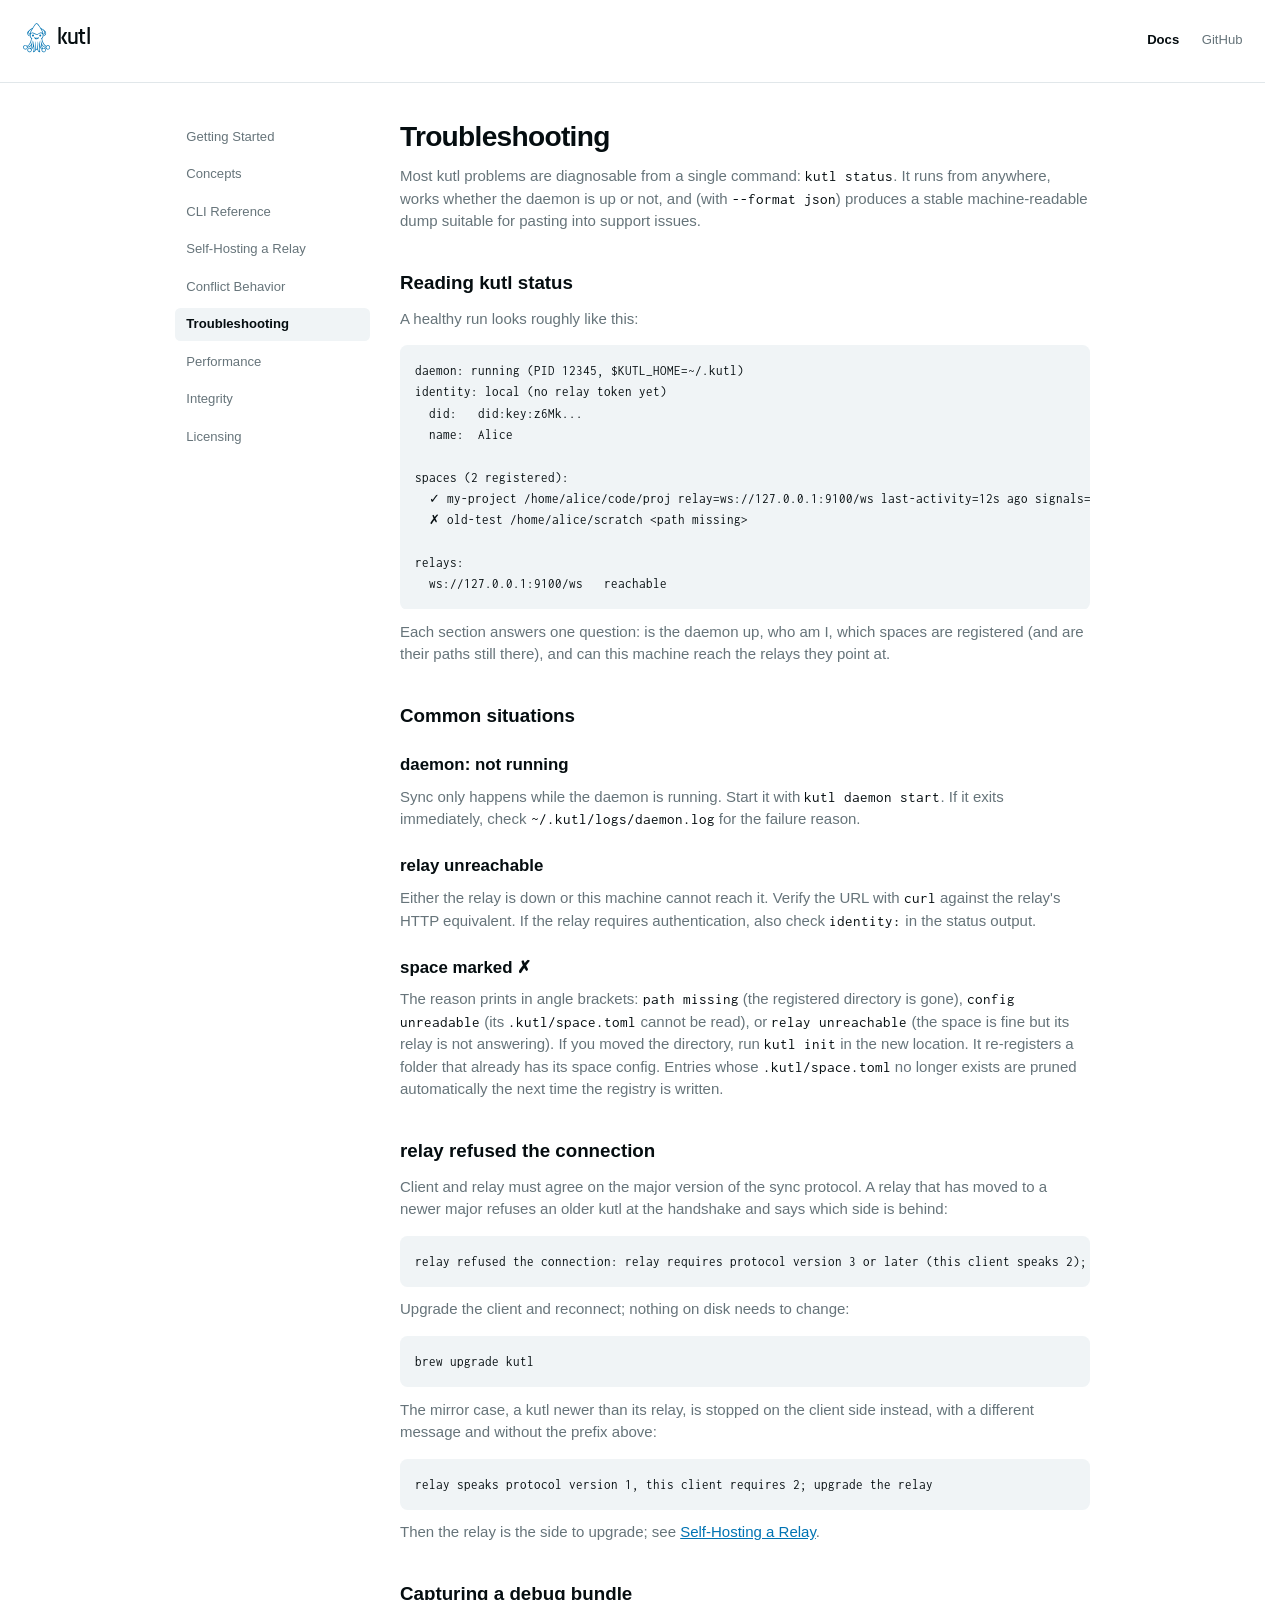
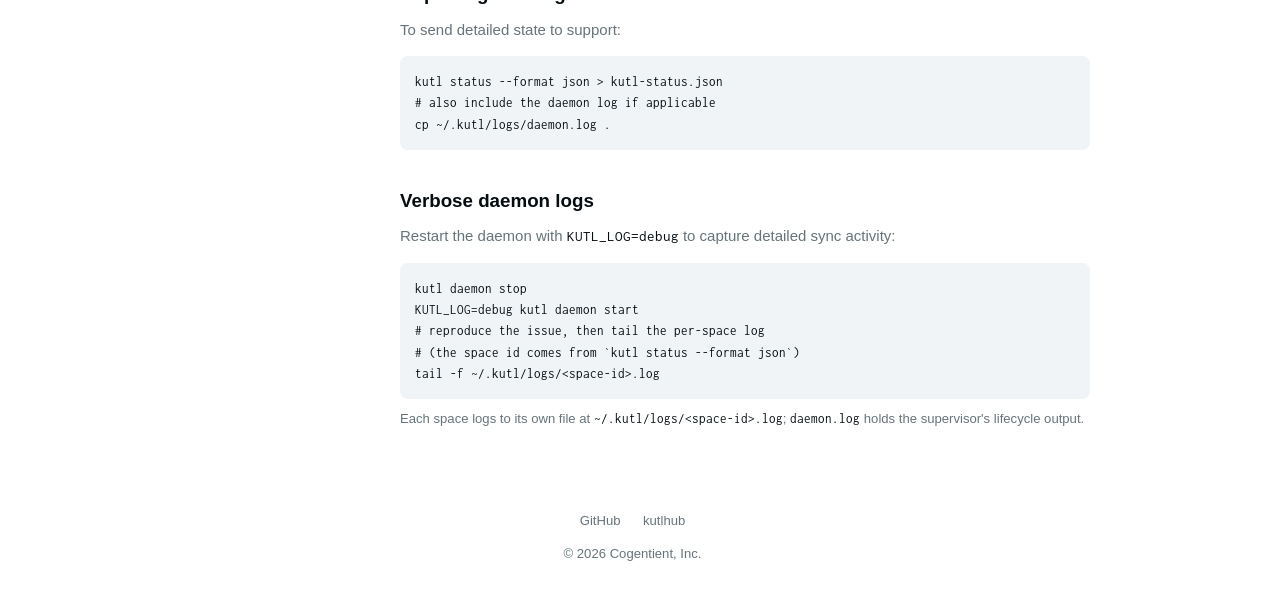
<file: docs/troubleshooting/index.html>
<!doctype html>
<html lang="en">
  <head>
    <meta charset="UTF-8" />
    <meta name="viewport" content="width=device-width, initial-scale=1.0" />
    <link rel="icon" type="image/svg+xml" href="/favicon.svg" />
    <title>Troubleshooting — kutl docs</title>
    <meta name="description" content="Diagnose sync issues, daemon state, and relay connectivity." />
    <script>
      (function () {
        // kutl.io follows the system; kutlhub's toggle is an app affordance.
        // No toggle UI, no persisted theme — .dark tracks
        // prefers-color-scheme directly, before first paint (avoids a
        // flash of the wrong theme) and for the life of the page (the
        // change listener catches the OS preference flipping while the
        // tab stays open). Guarded for environments without matchMedia
        // (prerendering runs this template through no browser, but the
        // guard costs nothing and keeps the script inert rather than
        // throwing if it ever is).
        if (typeof matchMedia !== 'function') return;
        var media = matchMedia('(prefers-color-scheme: dark)');
        var apply = function () {
          document.documentElement.classList.toggle('dark', media.matches);
        };
        apply();
        // Legacy Safari (<14) has no MediaQueryList.addEventListener,
        // only the deprecated addListener — feature-checked the same
        // way as the matchMedia guard above, so the live-follow is lost
        // gracefully there instead of throwing after `apply()` already
        // set the correct initial theme.
        if (typeof media.addEventListener === 'function') {
          media.addEventListener('change', apply);
        } else if (typeof media.addListener === 'function') {
          media.addListener(apply);
        }
      })();
    </script>
    <script type="module" crossorigin src="/assets/index-BP-hTzqO.js"></script>
    <link rel="stylesheet" crossorigin href="/assets/index-BFrA3b6R.css">
      <link rel="canonical" href="https://kutl.io/docs/troubleshooting" />
    <meta property="og:type" content="website" />
    <meta property="og:url" content="https://kutl.io/docs/troubleshooting" />
    <meta property="og:title" content="Troubleshooting — kutl docs" />
    <meta property="og:description" content="Diagnose sync issues, daemon state, and relay connectivity." />
    <meta property="og:image" content="https://kutl.io/og.png" />
    <meta name="twitter:card" content="summary_large_image" />
    <meta name="twitter:title" content="Troubleshooting — kutl docs" />
    <meta name="twitter:description" content="Diagnose sync issues, daemon state, and relay connectivity." />
    <meta name="twitter:image" content="https://kutl.io/og.png" />
    <script type="application/ld+json">{"@context":"https://schema.org","@type":"BreadcrumbList","itemListElement":[{"@type":"ListItem","position":1,"name":"kutl","item":"https://kutl.io/"},{"@type":"ListItem","position":2,"name":"Docs","item":"https://kutl.io/docs"},{"@type":"ListItem","position":3,"name":"Troubleshooting","item":"https://kutl.io/docs/troubleshooting"}]}</script>
  </head>
  <body>
    <div id="root"><div class="min-h-screen bg-background text-foreground"><header class="flex items-center justify-between border-b border-border p-6"><a href="/" data-discover="true"><span class="inline-flex items-center gap-2"><svg xmlns="http://www.w3.org/2000/svg" viewBox="0 0 544 598" fill="currentColor" class="h-8 w-auto text-primary"><g transform="translate(0,598) scale(0.1,-0.1)" stroke="none"><path d="M2630 5911 c-103 -34 -169 -89 -281 -231 -108 -138 -366 -533 -392 -600 -6 -16 -39 -42 -95 -75 -47 -27 -97 -60 -111 -71 -15 -12 -47 -35 -73 -50 -139 -86 -328 -226 -462 -343 -221 -194 -315 -318 -360 -473 -22 -76 -21 -229 1 -294 54 -161 206 -321 388 -409 50 -24 102 -47 116 -50 23 -6 29 -16 44 -73 27 -110 78 -206 145 -276 69 -72 69 -73 45 -231 -51 -320 -176 -671 -319 -895 -110 -173 -280 -339 -413 -402 l-51 -24 -60 46 c-90 70 -165 95 -282 94 -84 -1 -104 -4 -175 -34 -205 -86 -311 -310 -246 -519 39 -125 114 -210 239 -269 124 -59 272 -57 399 5 108 53 212 189 229 299 6 44 6 44 48 44 67 0 183 37 306 98 106 53 123 66 231 172 64 63 133 140 153 170 20 30 36 49 36 43 0 -36 -67 -311 -97 -397 -27 -80 -66 -166 -88 -194 -1 -1 -26 9 -55 22 -74 34 -140 41 -228 22 -138 -29 -245 -108 -300 -221 -45 -92 -55 -145 -49 -241 4 -68 11 -98 36 -148 42 -87 114 -157 208 -203 76 -37 79 -38 193 -38 112 0 118 1 182 34 95 48 171 119 208 195 39 80 57 186 42 259 l-11 52 68 70 c116 120 195 251 261 429 l37 99 7 -104 c3 -57 10 -131 15 -164 5 -33 10 -145 10 -250 1 -153 -3 -208 -19 -284 -22 -106 -60 -196 -107 -259 -52 -67 -43 -92 35 -92 97 1 242 69 336 159 79 75 161 216 197 339 11 37 14 41 28 28 30 -26 100 -56 131 -56 39 0 82 22 108 55 25 31 32 32 32 0 0 -44 58 -183 106 -256 63 -93 153 -175 249 -224 71 -36 84 -39 158 -40 98 0 105 10 59 83 -58 90 -93 171 -112 259 -27 120 -36 315 -21 439 7 55 19 157 28 229 l16 130 18 -65 c19 -68 93 -218 156 -317 20 -32 68 -90 106 -130 l70 -72 1 -123 c1 -148 13 -181 105 -280 46 -50 80 -76 139 -105 76 -38 78 -38 197 -38 118 0 122 1 189 35 74 38 153 110 191 175 74 125 71 330 -4 438 -50 71 -123 135 -196 169 -63 30 -81 33 -176 36 -92 3 -113 1 -158 -19 -28 -12 -53 -20 -55 -18 -2 2 -19 36 -39 74 -46 91 -90 233 -115 370 -11 61 -24 118 -27 128 -13 32 1 18 59 -61 89 -122 216 -232 354 -308 115 -64 228 -104 296 -104 45 0 56 -11 70 -71 13 -56 85 -177 127 -215 101 -89 274 -131 406 -98 131 32 203 82 271 187 106 161 93 378 -30 513 -72 78 -123 110 -224 139 -82 24 -95 25 -167 16 -89 -12 -181 -52 -242 -104 l-39 -34 -57 33 c-143 80 -239 169 -361 331 -81 109 -217 370 -257 493 -55 173 -131 518 -131 595 0 23 13 44 56 89 66 71 128 189 151 287 13 61 18 70 42 76 51 13 127 49 211 100 208 127 320 311 320 523 -1 56 -31 173 -60 231 -79 155 -268 346 -540 544 -42 31 -298 206 -350 240 -146 95 -152 100 -176 146 -21 42 -64 109 -227 354 -102 154 -165 234 -246 316 -111 111 -166 140 -276 145 -44 2 -91 0 -105 -5z m187 -156 c81 -40 171 -144 333 -383 84 -126 212 -325 235 -367 15 -27 46 -79 70 -115 62 -94 203 -335 238 -405 16 -33 46 -89 67 -125 63 -107 148 -341 150 -412 0 -5 -20 7 -45 26 -135 103 -337 123 -524 52 -79 -31 -228 -112 -321 -176 -46 -32 -159 -70 -232 -80 -149 -19 -274 20 -478 150 -147 94 -279 140 -423 148 -88 4 -104 2 -175 -23 -85 -31 -114 -47 -153 -82 l-26 -24 5 53 c2 29 16 84 29 122 26 71 195 409 218 436 7 8 38 60 68 115 30 55 81 142 113 193 32 50 79 125 103 165 103 166 304 471 374 566 87 117 137 160 220 187 51 16 86 11 154 -21z m-1052 -990 c-20 -26 -42 -63 -50 -82 -8 -20 -30 -61 -49 -92 -82 -134 -198 -368 -232 -466 -23 -68 -28 -96 -28 -190 -1 -91 2 -116 17 -139 10 -15 16 -30 13 -34 -21 -20 -160 117 -216 213 -34 58 -35 63 -35 165 0 102 1 107 38 177 50 97 153 208 268 289 52 36 103 74 114 84 11 10 38 28 60 40 22 12 60 36 85 54 25 18 46 32 48 31 2 -2 -13 -24 -33 -50z m2000 -30 c60 -34 253 -176 314 -231 56 -50 114 -136 153 -227 58 -131 40 -252 -54 -383 -31 -44 -139 -134 -160 -134 -6 0 -7 8 -3 18 27 64 37 139 26 209 -13 88 -95 297 -163 418 -28 50 -80 144 -115 209 -35 65 -74 133 -87 150 -41 55 -41 62 -1 30 22 -17 62 -43 90 -59z m639 -570 c82 -128 96 -270 39 -395 -45 -99 -153 -205 -268 -264 -49 -25 -95 -46 -102 -46 -16 0 -22 24 -24 104 l-2 69 49 33 c88 57 198 173 232 244 47 96 62 226 35 296 -12 31 8 11 41 -41z m-3332 -30 c-5 -88 22 -190 71 -274 34 -57 168 -182 223 -209 38 -17 38 -20 27 -134 -3 -38 -11 -68 -16 -68 -6 0 -54 24 -106 54 -136 77 -221 167 -273 287 -53 124 -39 242 43 370 17 27 32 49 33 49 1 0 0 -34 -2 -75z m998 -229 c36 -15 92 -45 125 -66 112 -72 242 -139 321 -167 69 -24 94 -27 199 -27 77 0 143 6 185 16 69 18 199 84 340 173 126 80 190 100 330 100 106 0 119 -2 166 -27 51 -27 107 -86 137 -144 73 -141 75 -427 4 -585 -54 -121 -125 -189 -261 -248 -55 -24 -76 -39 -74 -50 3 -13 19 -17 81 -19 42 -2 77 -4 77 -6 0 -2 9 -69 19 -150 49 -361 215 -784 404 -1031 121 -157 219 -248 338 -317 l106 -61 -13 -26 c-8 -14 -14 -36 -14 -48 0 -17 -6 -23 -22 -23 -98 1 -320 102 -433 198 -141 118 -286 349 -370 587 -19 55 -53 171 -75 258 -52 208 -82 275 -105 236 -7 -10 13 -220 61 -644 13 -121 27 -245 30 -275 8 -71 69 -360 90 -425 18 -54 99 -211 115 -220 5 -4 -5 -24 -23 -46 l-32 -39 -29 27 c-93 88 -212 290 -256 434 -65 211 -91 337 -141 685 -33 228 -51 312 -79 359 -29 50 -36 27 -31 -90 9 -207 4 -710 -9 -845 -7 -74 -24 -225 -37 -334 -34 -284 -29 -438 20 -650 9 -38 15 -71 13 -73 -8 -8 -117 109 -150 160 -95 149 -125 373 -92 690 31 301 45 590 35 725 -21 259 -43 369 -72 360 -10 -4 -15 -64 -19 -244 -4 -131 -12 -288 -18 -349 -17 -152 -60 -487 -71 -560 -6 -33 -10 -112 -10 -174 l0 -115 -51 -48 c-28 -26 -55 -48 -59 -48 -4 0 -27 21 -52 48 l-44 47 -13 170 c-6 94 -16 189 -21 212 -34 148 -80 664 -81 906 0 88 -5 149 -11 153 -19 12 -39 -23 -48 -82 -37 -239 -37 -587 0 -949 37 -369 22 -526 -67 -714 -18 -36 -53 -81 -102 -128 -41 -40 -75 -72 -77 -70 -1 1 12 54 28 117 35 137 48 360 29 500 -26 201 -43 357 -56 540 -16 212 -19 657 -5 785 9 87 1 111 -24 73 -25 -38 -52 -164 -96 -453 -56 -363 -124 -631 -197 -780 -39 -78 -127 -206 -172 -250 l-41 -39 -17 24 c-9 13 -25 32 -35 42 -9 9 -13 20 -8 23 5 3 29 42 53 88 71 129 147 423 167 642 6 66 15 163 21 215 5 52 14 145 19 205 5 61 16 177 25 258 9 81 13 152 10 157 -21 34 -57 -53 -110 -270 -123 -492 -330 -797 -637 -939 -70 -32 -235 -79 -243 -69 -9 13 -24 103 -18 105 43 15 174 106 243 169 93 85 230 247 256 303 10 20 28 54 42 76 43 67 108 206 140 296 17 46 39 107 50 134 28 71 80 308 100 455 l17 124 48 -3 c60 -3 107 7 107 23 0 7 -37 30 -82 51 -187 87 -273 214 -298 438 -25 220 22 405 128 497 67 59 107 70 242 66 97 -3 125 -8 180 -30z m-1463 -2506 c65 -29 145 -115 166 -179 37 -116 15 -230 -60 -303 -78 -76 -121 -93 -233 -93 -83 0 -101 4 -145 27 -79 41 -130 103 -155 189 -25 83 -22 127 14 205 45 97 114 152 217 174 59 12 143 4 196 -20z m4467 4 c64 -22 147 -100 177 -166 31 -71 32 -182 2 -248 -27 -58 -84 -115 -147 -147 -42 -22 -66 -26 -131 -27 -68 -1 -88 3 -137 27 -82 40 -143 112 -169 199 -21 68 -21 71 -4 134 42 155 148 242 296 243 36 1 87 -6 113 -15z m-3639 -539 c86 -41 143 -107 169 -194 21 -71 20 -99 -5 -174 -66 -198 -330 -269 -488 -130 -120 105 -145 262 -61 392 81 126 247 172 385 106z m2843 1 c48 -25 121 -103 146 -156 28 -61 29 -189 2 -240 -34 -63 -95 -127 -144 -151 -38 -19 -64 -23 -137 -23 -79 -1 -96 2 -141 26 -28 15 -72 50 -97 78 -106 118 -103 276 9 400 65 72 116 90 239 87 62 -2 100 -9 123 -21z"></path><path d="M1905 3656 c-43 -18 -93 -79 -101 -121 -3 -20 -4 -63 -2 -97 4 -57 7 -64 49 -103 61 -57 125 -73 203 -51 163 48 195 248 57 354 -38 29 -49 32 -109 32 -37 -1 -81 -7 -97 -14z"></path><path d="M3352 3653 c-41 -20 -91 -82 -104 -130 -5 -20 -7 -60 -3 -90 5 -44 13 -60 43 -89 70 -68 130 -85 217 -59 72 21 120 69 134 137 22 99 -29 206 -112 237 -42 16 -137 13 -175 -6z"></path><path d="M2256 3117 c-48 -35 1 -146 110 -252 97 -94 188 -136 313 -143 159 -9 279 37 397 153 80 80 128 162 122 212 -4 37 -38 41 -109 12 -165 -65 -205 -73 -369 -73 -151 1 -158 2 -270 38 -63 20 -125 44 -137 52 -27 17 -34 17 -57 1z m504 -214 c80 3 156 8 170 12 24 7 24 7 5 -8 -11 -8 -45 -27 -75 -43 -49 -26 -65 -29 -150 -29 -92 0 -98 2 -153 35 -31 19 -57 37 -57 41 0 3 26 2 58 -3 31 -5 122 -7 202 -5z"></path></g></svg><span class="font-logo font-semibold tracking-tight text-2xl">kutl</span></span></a><nav class="flex items-center gap-6 text-sm"><a class="font-semibold text-foreground" href="/docs" data-discover="true">Docs</a><a href="https://github.com/kutl-io" class="text-muted-foreground transition-colors hover:text-foreground">GitHub</a><button type="button" aria-label="Open documentation menu" aria-expanded="false" aria-controls="docs-mobile-nav" class="text-muted-foreground transition-colors hover:text-foreground sm:hidden"><svg xmlns="http://www.w3.org/2000/svg" width="24" height="24" viewBox="0 0 24 24" fill="none" stroke="currentColor" stroke-width="2" stroke-linecap="round" stroke-linejoin="round" class="lucide lucide-menu h-5 w-5" aria-hidden="true"><path d="M4 5h16"></path><path d="M4 12h16"></path><path d="M4 19h16"></path></svg></button></nav></header><div class="mx-auto flex max-w-5xl gap-8 px-6 py-10"><aside class="hidden w-52 shrink-0 sm:block"><nav class="sticky top-10 space-y-1"><a class="block rounded-md px-3 py-2 text-sm transition-colors text-muted-foreground hover:text-foreground" href="/docs" data-discover="true">Getting Started</a><a class="block rounded-md px-3 py-2 text-sm transition-colors text-muted-foreground hover:text-foreground" href="/docs/concepts" data-discover="true">Concepts</a><a class="block rounded-md px-3 py-2 text-sm transition-colors text-muted-foreground hover:text-foreground" href="/docs/cli" data-discover="true">CLI Reference</a><a class="block rounded-md px-3 py-2 text-sm transition-colors text-muted-foreground hover:text-foreground" href="/docs/relay" data-discover="true">Self-Hosting a Relay</a><a class="block rounded-md px-3 py-2 text-sm transition-colors text-muted-foreground hover:text-foreground" href="/docs/conflicts" data-discover="true">Conflict Behavior</a><a aria-current="page" class="block rounded-md px-3 py-2 text-sm transition-colors bg-secondary font-semibold text-foreground" href="/docs/troubleshooting" data-discover="true">Troubleshooting</a><a class="block rounded-md px-3 py-2 text-sm transition-colors text-muted-foreground hover:text-foreground" href="/docs/performance" data-discover="true">Performance</a><a class="block rounded-md px-3 py-2 text-sm transition-colors text-muted-foreground hover:text-foreground" href="/docs/integrity" data-discover="true">Integrity</a><a class="block rounded-md px-3 py-2 text-sm transition-colors text-muted-foreground hover:text-foreground" href="/docs/licensing" data-discover="true">Licensing</a></nav></aside><main class="min-w-0 flex-1"><article class="space-y-10"><div><h1 class="mb-3 text-3xl font-bold tracking-tight">Troubleshooting</h1><p class="text-muted-foreground">Most kutl problems are diagnosable from a single command:<!-- --> <code class="font-mono text-foreground">kutl status</code>. It runs from anywhere, works whether the daemon is up or not, and (with<!-- --> <code class="font-mono text-foreground">--format json</code>) produces a stable machine-readable dump suitable for pasting into support issues.</p></div><section><h2 class="mb-3 text-xl font-semibold" id="reading-status">Reading kutl status</h2><p class="mb-4 text-muted-foreground">A healthy run looks roughly like this:</p><div class="group relative"><pre class="overflow-x-auto rounded-lg bg-secondary p-4 text-sm leading-relaxed"><code>daemon: running (PID 12345, $KUTL_HOME=~/.kutl)
identity: local (no relay token yet)
  did:   did:key:z6Mk...
  name:  Alice

spaces (2 registered):
  ✓ my-project /home/alice/code/proj relay=ws://127.0.0.1:9100/ws last-activity=12s ago signals=0
  ✗ old-test /home/alice/scratch &lt;path missing&gt;

relays:
  ws://127.0.0.1:9100/ws   reachable</code></pre><button type="button" class="absolute top-2 right-2 rounded-md border border-border bg-background p-1.5 text-muted-foreground opacity-0 transition-opacity hover:text-foreground group-hover:opacity-100" aria-label="Copy to clipboard"><svg xmlns="http://www.w3.org/2000/svg" width="24" height="24" viewBox="0 0 24 24" fill="none" stroke="currentColor" stroke-width="2" stroke-linecap="round" stroke-linejoin="round" class="lucide lucide-copy h-3.5 w-3.5" aria-hidden="true"><rect width="14" height="14" x="8" y="8" rx="2" ry="2"></rect><path d="M4 16c-1.1 0-2-.9-2-2V4c0-1.1.9-2 2-2h10c1.1 0 2 .9 2 2"></path></svg></button></div><p class="mt-3 text-muted-foreground">Each section answers one question: is the daemon up, who am I, which spaces are registered (and are their paths still there), and can this machine reach the relays they point at.</p></section><section><h2 class="mb-3 text-xl font-semibold" id="common-situations">Common situations</h2><h3 class="mt-6 mb-2 text-lg font-semibold" id="daemon-not-running">daemon: not running</h3><p class="text-muted-foreground">Sync only happens while the daemon is running. Start it with<!-- --> <code class="font-mono text-foreground">kutl daemon start</code>. If it exits immediately, check<!-- --> <code class="font-mono text-foreground">~/.kutl/logs/daemon.log</code> <!-- -->for the failure reason.</p><h3 class="mt-6 mb-2 text-lg font-semibold" id="relay-unreachable">relay unreachable</h3><p class="text-muted-foreground">Either the relay is down or this machine cannot reach it. Verify the URL with <code class="font-mono text-foreground">curl</code> <!-- -->against the relay&#x27;s HTTP equivalent. If the relay requires authentication, also check<!-- --> <code class="font-mono text-foreground">identity:</code> in the status output.</p><h3 class="mt-6 mb-2 text-lg font-semibold" id="space-marked-x">space marked ✗</h3><p class="text-muted-foreground">The reason prints in angle brackets:<!-- --> <code class="font-mono text-foreground">path missing</code> (the registered directory is gone),<!-- --> <code class="font-mono text-foreground">config unreadable</code> <!-- -->(its<!-- --> <code class="font-mono text-foreground">.kutl/space.toml</code> <!-- -->cannot be read), or<!-- --> <code class="font-mono text-foreground">relay unreachable</code> <!-- -->(the space is fine but its relay is not answering). If you moved the directory, run<!-- --> <code class="font-mono text-foreground">kutl init</code> in the new location. It re-registers a folder that already has its space config. Entries whose<!-- --> <code class="font-mono text-foreground">.kutl/space.toml</code> no longer exists are pruned automatically the next time the registry is written.</p></section><section><h2 class="mb-3 text-xl font-semibold" id="upgrade-kutl">relay refused the connection</h2><p class="text-muted-foreground">Client and relay must agree on the major version of the sync protocol. A relay that has moved to a newer major refuses an older kutl at the handshake and says which side is behind:</p><div class="mt-4"><div class="group relative"><pre class="overflow-x-auto rounded-lg bg-secondary p-4 text-sm leading-relaxed"><code>relay refused the connection: relay requires protocol version 3 or later (this client speaks 2); upgrade kutl</code></pre><button type="button" class="absolute top-2 right-2 rounded-md border border-border bg-background p-1.5 text-muted-foreground opacity-0 transition-opacity hover:text-foreground group-hover:opacity-100" aria-label="Copy to clipboard"><svg xmlns="http://www.w3.org/2000/svg" width="24" height="24" viewBox="0 0 24 24" fill="none" stroke="currentColor" stroke-width="2" stroke-linecap="round" stroke-linejoin="round" class="lucide lucide-copy h-3.5 w-3.5" aria-hidden="true"><rect width="14" height="14" x="8" y="8" rx="2" ry="2"></rect><path d="M4 16c-1.1 0-2-.9-2-2V4c0-1.1.9-2 2-2h10c1.1 0 2 .9 2 2"></path></svg></button></div></div><p class="mt-3 text-muted-foreground">Upgrade the client and reconnect; nothing on disk needs to change:</p><div class="mt-4"><div class="group relative"><pre class="overflow-x-auto rounded-lg bg-secondary p-4 text-sm leading-relaxed"><code>brew upgrade kutl</code></pre><button type="button" class="absolute top-2 right-2 rounded-md border border-border bg-background p-1.5 text-muted-foreground opacity-0 transition-opacity hover:text-foreground group-hover:opacity-100" aria-label="Copy to clipboard"><svg xmlns="http://www.w3.org/2000/svg" width="24" height="24" viewBox="0 0 24 24" fill="none" stroke="currentColor" stroke-width="2" stroke-linecap="round" stroke-linejoin="round" class="lucide lucide-copy h-3.5 w-3.5" aria-hidden="true"><rect width="14" height="14" x="8" y="8" rx="2" ry="2"></rect><path d="M4 16c-1.1 0-2-.9-2-2V4c0-1.1.9-2 2-2h10c1.1 0 2 .9 2 2"></path></svg></button></div></div><p class="mt-3 text-muted-foreground">The mirror case, a kutl newer than its relay, is stopped on the client side instead, with a different message and without the prefix above:</p><div class="mt-4"><div class="group relative"><pre class="overflow-x-auto rounded-lg bg-secondary p-4 text-sm leading-relaxed"><code>relay speaks protocol version 1, this client requires 2; upgrade the relay</code></pre><button type="button" class="absolute top-2 right-2 rounded-md border border-border bg-background p-1.5 text-muted-foreground opacity-0 transition-opacity hover:text-foreground group-hover:opacity-100" aria-label="Copy to clipboard"><svg xmlns="http://www.w3.org/2000/svg" width="24" height="24" viewBox="0 0 24 24" fill="none" stroke="currentColor" stroke-width="2" stroke-linecap="round" stroke-linejoin="round" class="lucide lucide-copy h-3.5 w-3.5" aria-hidden="true"><rect width="14" height="14" x="8" y="8" rx="2" ry="2"></rect><path d="M4 16c-1.1 0-2-.9-2-2V4c0-1.1.9-2 2-2h10c1.1 0 2 .9 2 2"></path></svg></button></div></div><p class="mt-3 text-muted-foreground">Then the relay is the side to upgrade; see<!-- --> <a class="text-primary underline hover:text-primary/80" href="/docs/relay" data-discover="true">Self-Hosting a Relay</a>.</p></section><section><h2 class="mb-3 text-xl font-semibold" id="debug-bundle">Capturing a debug bundle</h2><p class="mb-4 text-muted-foreground">To send detailed state to support:</p><div class="group relative"><pre class="overflow-x-auto rounded-lg bg-secondary p-4 text-sm leading-relaxed"><code>kutl status --format json &gt; kutl-status.json
# also include the daemon log if applicable
cp ~/.kutl/logs/daemon.log .</code></pre><button type="button" class="absolute top-2 right-2 rounded-md border border-border bg-background p-1.5 text-muted-foreground opacity-0 transition-opacity hover:text-foreground group-hover:opacity-100" aria-label="Copy to clipboard"><svg xmlns="http://www.w3.org/2000/svg" width="24" height="24" viewBox="0 0 24 24" fill="none" stroke="currentColor" stroke-width="2" stroke-linecap="round" stroke-linejoin="round" class="lucide lucide-copy h-3.5 w-3.5" aria-hidden="true"><rect width="14" height="14" x="8" y="8" rx="2" ry="2"></rect><path d="M4 16c-1.1 0-2-.9-2-2V4c0-1.1.9-2 2-2h10c1.1 0 2 .9 2 2"></path></svg></button></div></section><section><h2 class="mb-3 text-xl font-semibold" id="verbose-logs">Verbose daemon logs</h2><p class="mb-4 text-muted-foreground">Restart the daemon with<!-- --> <code class="font-mono text-foreground">KUTL_LOG=debug</code> to capture detailed sync activity:</p><div class="group relative"><pre class="overflow-x-auto rounded-lg bg-secondary p-4 text-sm leading-relaxed"><code>kutl daemon stop
KUTL_LOG=debug kutl daemon start
# reproduce the issue, then tail the per-space log
# (the space id comes from `kutl status --format json`)
tail -f ~/.kutl/logs/&lt;space-id&gt;.log</code></pre><button type="button" class="absolute top-2 right-2 rounded-md border border-border bg-background p-1.5 text-muted-foreground opacity-0 transition-opacity hover:text-foreground group-hover:opacity-100" aria-label="Copy to clipboard"><svg xmlns="http://www.w3.org/2000/svg" width="24" height="24" viewBox="0 0 24 24" fill="none" stroke="currentColor" stroke-width="2" stroke-linecap="round" stroke-linejoin="round" class="lucide lucide-copy h-3.5 w-3.5" aria-hidden="true"><rect width="14" height="14" x="8" y="8" rx="2" ry="2"></rect><path d="M4 16c-1.1 0-2-.9-2-2V4c0-1.1.9-2 2-2h10c1.1 0 2 .9 2 2"></path></svg></button></div><p class="mt-3 text-sm text-muted-foreground">Each space logs to its own file at<!-- --> <code class="font-mono text-foreground">~/.kutl/logs/&lt;space-id&gt;.log</code>; <code class="font-mono text-foreground">daemon.log</code> holds the supervisor&#x27;s lifecycle output.</p></section></article></main></div><footer class="mx-auto max-w-3xl px-6 py-12 text-center text-sm text-muted-foreground"><div class="flex justify-center gap-6"><a href="https://github.com/kutl-io" class="hover:text-foreground">GitHub</a><a href="https://kutlhub.com" class="hover:text-foreground">kutlhub</a></div><p class="mt-4">© 2026 Cogentient, Inc.</p></footer></div></div>
  </body>
</html>
</file>
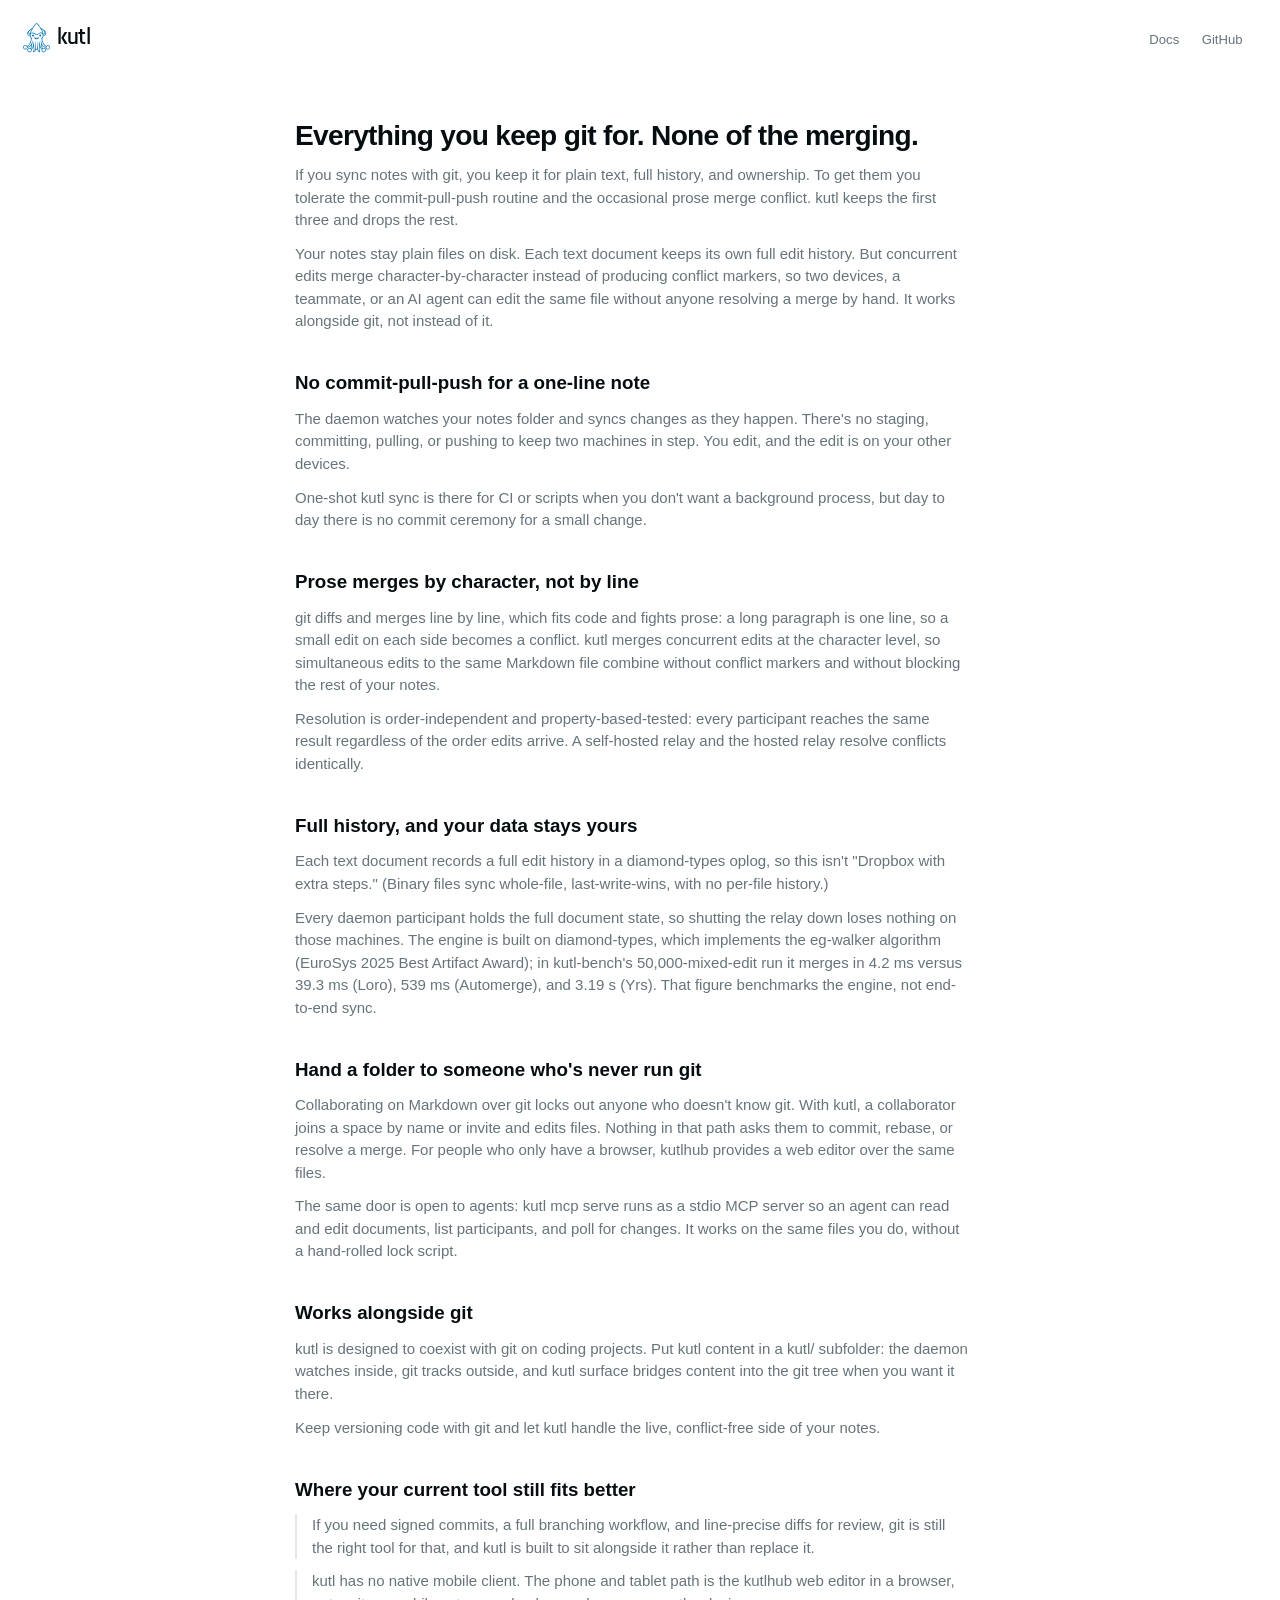
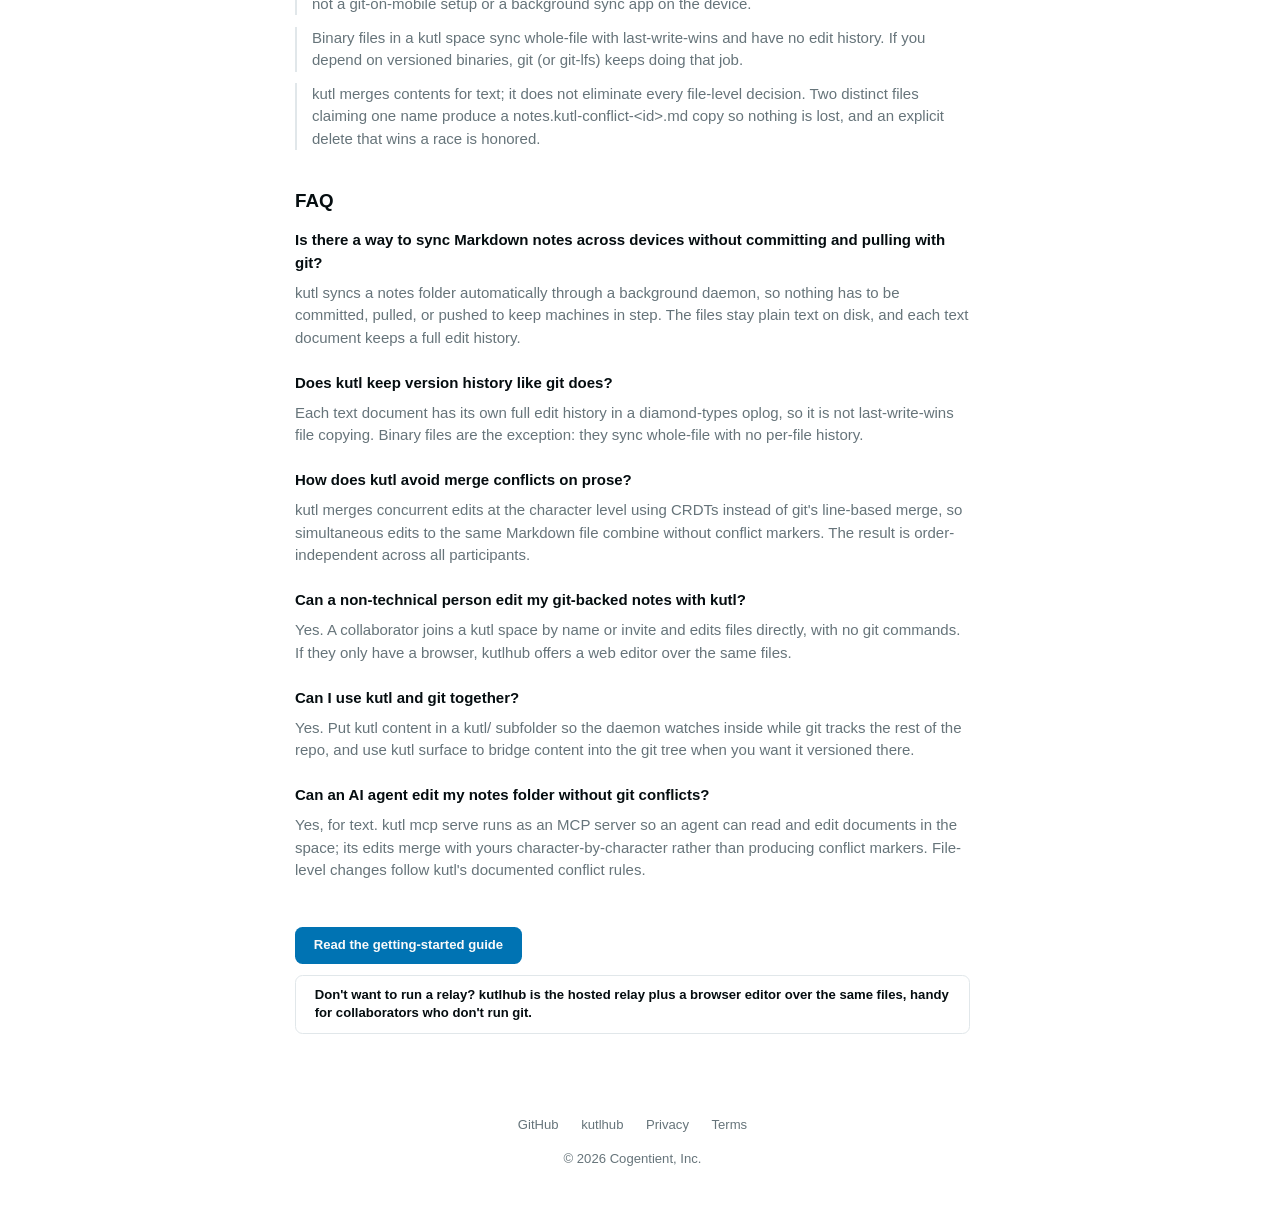
<file: for/git-notes/index.html>
<!doctype html>
<html lang="en">
  <head>
    <meta charset="UTF-8" />
    <meta name="viewport" content="width=device-width, initial-scale=1.0" />
    <link rel="icon" type="image/svg+xml" href="/favicon.svg" />
    <title>Sync Markdown Notes Without Merge Conflicts — kutl</title>
    <meta name="description" content="Plain files on disk, full per-document history, no commit-pull-push. kutl merges concurrent Markdown edits automatically — no conflict markers, self-hostable, works alongside git." />
    <script>
      (function () {
        // kutl.io follows the system; kutlhub's toggle is an app affordance.
        // No toggle UI, no persisted theme — .dark tracks
        // prefers-color-scheme directly, before first paint (avoids a
        // flash of the wrong theme) and for the life of the page (the
        // change listener catches the OS preference flipping while the
        // tab stays open). Guarded for environments without matchMedia
        // (prerendering runs this template through no browser, but the
        // guard costs nothing and keeps the script inert rather than
        // throwing if it ever is).
        if (typeof matchMedia !== 'function') return;
        var media = matchMedia('(prefers-color-scheme: dark)');
        var apply = function () {
          document.documentElement.classList.toggle('dark', media.matches);
        };
        apply();
        // Legacy Safari (<14) has no MediaQueryList.addEventListener,
        // only the deprecated addListener — feature-checked the same
        // way as the matchMedia guard above, so the live-follow is lost
        // gracefully there instead of throwing after `apply()` already
        // set the correct initial theme.
        if (typeof media.addEventListener === 'function') {
          media.addEventListener('change', apply);
        } else if (typeof media.addListener === 'function') {
          media.addListener(apply);
        }
      })();
    </script>
    <script type="module" crossorigin src="/assets/index-BP-hTzqO.js"></script>
    <link rel="stylesheet" crossorigin href="/assets/index-BFrA3b6R.css">
      <link rel="canonical" href="https://kutl.io/for/git-notes" />
    <meta property="og:type" content="website" />
    <meta property="og:url" content="https://kutl.io/for/git-notes" />
    <meta property="og:title" content="Sync Markdown Notes Without Merge Conflicts — kutl" />
    <meta property="og:description" content="Plain files on disk, full per-document history, no commit-pull-push. kutl merges concurrent Markdown edits automatically — no conflict markers, self-hostable, works alongside git." />
    <meta property="og:image" content="https://kutl.io/og.png" />
    <meta name="twitter:card" content="summary_large_image" />
    <meta name="twitter:title" content="Sync Markdown Notes Without Merge Conflicts — kutl" />
    <meta name="twitter:description" content="Plain files on disk, full per-document history, no commit-pull-push. kutl merges concurrent Markdown edits automatically — no conflict markers, self-hostable, works alongside git." />
    <meta name="twitter:image" content="https://kutl.io/og.png" />
    <script type="application/ld+json">{"@context":"https://schema.org","@type":"FAQPage","mainEntity":[{"@type":"Question","name":"Is there a way to sync Markdown notes across devices without committing and pulling with git?","acceptedAnswer":{"@type":"Answer","text":"kutl syncs a notes folder automatically through a background daemon, so nothing has to be committed, pulled, or pushed to keep machines in step. The files stay plain text on disk, and each text document keeps a full edit history."}},{"@type":"Question","name":"Does kutl keep version history like git does?","acceptedAnswer":{"@type":"Answer","text":"Each text document has its own full edit history in a diamond-types oplog, so it is not last-write-wins file copying. Binary files are the exception: they sync whole-file with no per-file history."}},{"@type":"Question","name":"How does kutl avoid merge conflicts on prose?","acceptedAnswer":{"@type":"Answer","text":"kutl merges concurrent edits at the character level using CRDTs instead of git's line-based merge, so simultaneous edits to the same Markdown file combine without conflict markers. The result is order-independent across all participants."}},{"@type":"Question","name":"Can a non-technical person edit my git-backed notes with kutl?","acceptedAnswer":{"@type":"Answer","text":"Yes. A collaborator joins a kutl space by name or invite and edits files directly, with no git commands. If they only have a browser, kutlhub offers a web editor over the same files."}},{"@type":"Question","name":"Can I use kutl and git together?","acceptedAnswer":{"@type":"Answer","text":"Yes. Put kutl content in a kutl/ subfolder so the daemon watches inside while git tracks the rest of the repo, and use kutl surface to bridge content into the git tree when you want it versioned there."}},{"@type":"Question","name":"Can an AI agent edit my notes folder without git conflicts?","acceptedAnswer":{"@type":"Answer","text":"Yes, for text. kutl mcp serve runs as an MCP server so an agent can read and edit documents in the space; its edits merge with yours character-by-character rather than producing conflict markers. File-level changes follow kutl's documented conflict rules."}}]}</script>
  </head>
  <body>
    <div id="root"><div class="min-h-screen bg-background text-foreground"><header class="flex items-center justify-between p-6"><a href="/" data-discover="true"><span class="inline-flex items-center gap-2"><svg xmlns="http://www.w3.org/2000/svg" viewBox="0 0 544 598" fill="currentColor" class="h-8 w-auto text-primary"><g transform="translate(0,598) scale(0.1,-0.1)" stroke="none"><path d="M2630 5911 c-103 -34 -169 -89 -281 -231 -108 -138 -366 -533 -392 -600 -6 -16 -39 -42 -95 -75 -47 -27 -97 -60 -111 -71 -15 -12 -47 -35 -73 -50 -139 -86 -328 -226 -462 -343 -221 -194 -315 -318 -360 -473 -22 -76 -21 -229 1 -294 54 -161 206 -321 388 -409 50 -24 102 -47 116 -50 23 -6 29 -16 44 -73 27 -110 78 -206 145 -276 69 -72 69 -73 45 -231 -51 -320 -176 -671 -319 -895 -110 -173 -280 -339 -413 -402 l-51 -24 -60 46 c-90 70 -165 95 -282 94 -84 -1 -104 -4 -175 -34 -205 -86 -311 -310 -246 -519 39 -125 114 -210 239 -269 124 -59 272 -57 399 5 108 53 212 189 229 299 6 44 6 44 48 44 67 0 183 37 306 98 106 53 123 66 231 172 64 63 133 140 153 170 20 30 36 49 36 43 0 -36 -67 -311 -97 -397 -27 -80 -66 -166 -88 -194 -1 -1 -26 9 -55 22 -74 34 -140 41 -228 22 -138 -29 -245 -108 -300 -221 -45 -92 -55 -145 -49 -241 4 -68 11 -98 36 -148 42 -87 114 -157 208 -203 76 -37 79 -38 193 -38 112 0 118 1 182 34 95 48 171 119 208 195 39 80 57 186 42 259 l-11 52 68 70 c116 120 195 251 261 429 l37 99 7 -104 c3 -57 10 -131 15 -164 5 -33 10 -145 10 -250 1 -153 -3 -208 -19 -284 -22 -106 -60 -196 -107 -259 -52 -67 -43 -92 35 -92 97 1 242 69 336 159 79 75 161 216 197 339 11 37 14 41 28 28 30 -26 100 -56 131 -56 39 0 82 22 108 55 25 31 32 32 32 0 0 -44 58 -183 106 -256 63 -93 153 -175 249 -224 71 -36 84 -39 158 -40 98 0 105 10 59 83 -58 90 -93 171 -112 259 -27 120 -36 315 -21 439 7 55 19 157 28 229 l16 130 18 -65 c19 -68 93 -218 156 -317 20 -32 68 -90 106 -130 l70 -72 1 -123 c1 -148 13 -181 105 -280 46 -50 80 -76 139 -105 76 -38 78 -38 197 -38 118 0 122 1 189 35 74 38 153 110 191 175 74 125 71 330 -4 438 -50 71 -123 135 -196 169 -63 30 -81 33 -176 36 -92 3 -113 1 -158 -19 -28 -12 -53 -20 -55 -18 -2 2 -19 36 -39 74 -46 91 -90 233 -115 370 -11 61 -24 118 -27 128 -13 32 1 18 59 -61 89 -122 216 -232 354 -308 115 -64 228 -104 296 -104 45 0 56 -11 70 -71 13 -56 85 -177 127 -215 101 -89 274 -131 406 -98 131 32 203 82 271 187 106 161 93 378 -30 513 -72 78 -123 110 -224 139 -82 24 -95 25 -167 16 -89 -12 -181 -52 -242 -104 l-39 -34 -57 33 c-143 80 -239 169 -361 331 -81 109 -217 370 -257 493 -55 173 -131 518 -131 595 0 23 13 44 56 89 66 71 128 189 151 287 13 61 18 70 42 76 51 13 127 49 211 100 208 127 320 311 320 523 -1 56 -31 173 -60 231 -79 155 -268 346 -540 544 -42 31 -298 206 -350 240 -146 95 -152 100 -176 146 -21 42 -64 109 -227 354 -102 154 -165 234 -246 316 -111 111 -166 140 -276 145 -44 2 -91 0 -105 -5z m187 -156 c81 -40 171 -144 333 -383 84 -126 212 -325 235 -367 15 -27 46 -79 70 -115 62 -94 203 -335 238 -405 16 -33 46 -89 67 -125 63 -107 148 -341 150 -412 0 -5 -20 7 -45 26 -135 103 -337 123 -524 52 -79 -31 -228 -112 -321 -176 -46 -32 -159 -70 -232 -80 -149 -19 -274 20 -478 150 -147 94 -279 140 -423 148 -88 4 -104 2 -175 -23 -85 -31 -114 -47 -153 -82 l-26 -24 5 53 c2 29 16 84 29 122 26 71 195 409 218 436 7 8 38 60 68 115 30 55 81 142 113 193 32 50 79 125 103 165 103 166 304 471 374 566 87 117 137 160 220 187 51 16 86 11 154 -21z m-1052 -990 c-20 -26 -42 -63 -50 -82 -8 -20 -30 -61 -49 -92 -82 -134 -198 -368 -232 -466 -23 -68 -28 -96 -28 -190 -1 -91 2 -116 17 -139 10 -15 16 -30 13 -34 -21 -20 -160 117 -216 213 -34 58 -35 63 -35 165 0 102 1 107 38 177 50 97 153 208 268 289 52 36 103 74 114 84 11 10 38 28 60 40 22 12 60 36 85 54 25 18 46 32 48 31 2 -2 -13 -24 -33 -50z m2000 -30 c60 -34 253 -176 314 -231 56 -50 114 -136 153 -227 58 -131 40 -252 -54 -383 -31 -44 -139 -134 -160 -134 -6 0 -7 8 -3 18 27 64 37 139 26 209 -13 88 -95 297 -163 418 -28 50 -80 144 -115 209 -35 65 -74 133 -87 150 -41 55 -41 62 -1 30 22 -17 62 -43 90 -59z m639 -570 c82 -128 96 -270 39 -395 -45 -99 -153 -205 -268 -264 -49 -25 -95 -46 -102 -46 -16 0 -22 24 -24 104 l-2 69 49 33 c88 57 198 173 232 244 47 96 62 226 35 296 -12 31 8 11 41 -41z m-3332 -30 c-5 -88 22 -190 71 -274 34 -57 168 -182 223 -209 38 -17 38 -20 27 -134 -3 -38 -11 -68 -16 -68 -6 0 -54 24 -106 54 -136 77 -221 167 -273 287 -53 124 -39 242 43 370 17 27 32 49 33 49 1 0 0 -34 -2 -75z m998 -229 c36 -15 92 -45 125 -66 112 -72 242 -139 321 -167 69 -24 94 -27 199 -27 77 0 143 6 185 16 69 18 199 84 340 173 126 80 190 100 330 100 106 0 119 -2 166 -27 51 -27 107 -86 137 -144 73 -141 75 -427 4 -585 -54 -121 -125 -189 -261 -248 -55 -24 -76 -39 -74 -50 3 -13 19 -17 81 -19 42 -2 77 -4 77 -6 0 -2 9 -69 19 -150 49 -361 215 -784 404 -1031 121 -157 219 -248 338 -317 l106 -61 -13 -26 c-8 -14 -14 -36 -14 -48 0 -17 -6 -23 -22 -23 -98 1 -320 102 -433 198 -141 118 -286 349 -370 587 -19 55 -53 171 -75 258 -52 208 -82 275 -105 236 -7 -10 13 -220 61 -644 13 -121 27 -245 30 -275 8 -71 69 -360 90 -425 18 -54 99 -211 115 -220 5 -4 -5 -24 -23 -46 l-32 -39 -29 27 c-93 88 -212 290 -256 434 -65 211 -91 337 -141 685 -33 228 -51 312 -79 359 -29 50 -36 27 -31 -90 9 -207 4 -710 -9 -845 -7 -74 -24 -225 -37 -334 -34 -284 -29 -438 20 -650 9 -38 15 -71 13 -73 -8 -8 -117 109 -150 160 -95 149 -125 373 -92 690 31 301 45 590 35 725 -21 259 -43 369 -72 360 -10 -4 -15 -64 -19 -244 -4 -131 -12 -288 -18 -349 -17 -152 -60 -487 -71 -560 -6 -33 -10 -112 -10 -174 l0 -115 -51 -48 c-28 -26 -55 -48 -59 -48 -4 0 -27 21 -52 48 l-44 47 -13 170 c-6 94 -16 189 -21 212 -34 148 -80 664 -81 906 0 88 -5 149 -11 153 -19 12 -39 -23 -48 -82 -37 -239 -37 -587 0 -949 37 -369 22 -526 -67 -714 -18 -36 -53 -81 -102 -128 -41 -40 -75 -72 -77 -70 -1 1 12 54 28 117 35 137 48 360 29 500 -26 201 -43 357 -56 540 -16 212 -19 657 -5 785 9 87 1 111 -24 73 -25 -38 -52 -164 -96 -453 -56 -363 -124 -631 -197 -780 -39 -78 -127 -206 -172 -250 l-41 -39 -17 24 c-9 13 -25 32 -35 42 -9 9 -13 20 -8 23 5 3 29 42 53 88 71 129 147 423 167 642 6 66 15 163 21 215 5 52 14 145 19 205 5 61 16 177 25 258 9 81 13 152 10 157 -21 34 -57 -53 -110 -270 -123 -492 -330 -797 -637 -939 -70 -32 -235 -79 -243 -69 -9 13 -24 103 -18 105 43 15 174 106 243 169 93 85 230 247 256 303 10 20 28 54 42 76 43 67 108 206 140 296 17 46 39 107 50 134 28 71 80 308 100 455 l17 124 48 -3 c60 -3 107 7 107 23 0 7 -37 30 -82 51 -187 87 -273 214 -298 438 -25 220 22 405 128 497 67 59 107 70 242 66 97 -3 125 -8 180 -30z m-1463 -2506 c65 -29 145 -115 166 -179 37 -116 15 -230 -60 -303 -78 -76 -121 -93 -233 -93 -83 0 -101 4 -145 27 -79 41 -130 103 -155 189 -25 83 -22 127 14 205 45 97 114 152 217 174 59 12 143 4 196 -20z m4467 4 c64 -22 147 -100 177 -166 31 -71 32 -182 2 -248 -27 -58 -84 -115 -147 -147 -42 -22 -66 -26 -131 -27 -68 -1 -88 3 -137 27 -82 40 -143 112 -169 199 -21 68 -21 71 -4 134 42 155 148 242 296 243 36 1 87 -6 113 -15z m-3639 -539 c86 -41 143 -107 169 -194 21 -71 20 -99 -5 -174 -66 -198 -330 -269 -488 -130 -120 105 -145 262 -61 392 81 126 247 172 385 106z m2843 1 c48 -25 121 -103 146 -156 28 -61 29 -189 2 -240 -34 -63 -95 -127 -144 -151 -38 -19 -64 -23 -137 -23 -79 -1 -96 2 -141 26 -28 15 -72 50 -97 78 -106 118 -103 276 9 400 65 72 116 90 239 87 62 -2 100 -9 123 -21z"></path><path d="M1905 3656 c-43 -18 -93 -79 -101 -121 -3 -20 -4 -63 -2 -97 4 -57 7 -64 49 -103 61 -57 125 -73 203 -51 163 48 195 248 57 354 -38 29 -49 32 -109 32 -37 -1 -81 -7 -97 -14z"></path><path d="M3352 3653 c-41 -20 -91 -82 -104 -130 -5 -20 -7 -60 -3 -90 5 -44 13 -60 43 -89 70 -68 130 -85 217 -59 72 21 120 69 134 137 22 99 -29 206 -112 237 -42 16 -137 13 -175 -6z"></path><path d="M2256 3117 c-48 -35 1 -146 110 -252 97 -94 188 -136 313 -143 159 -9 279 37 397 153 80 80 128 162 122 212 -4 37 -38 41 -109 12 -165 -65 -205 -73 -369 -73 -151 1 -158 2 -270 38 -63 20 -125 44 -137 52 -27 17 -34 17 -57 1z m504 -214 c80 3 156 8 170 12 24 7 24 7 5 -8 -11 -8 -45 -27 -75 -43 -49 -26 -65 -29 -150 -29 -92 0 -98 2 -153 35 -31 19 -57 37 -57 41 0 3 26 2 58 -3 31 -5 122 -7 202 -5z"></path></g></svg><span class="font-logo font-semibold tracking-tight text-2xl">kutl</span></span></a><nav class="flex items-center gap-6 text-sm"><a class="text-muted-foreground transition-colors hover:text-foreground" href="/docs" data-discover="true">Docs</a><a href="https://github.com/kutl-io" class="text-muted-foreground transition-colors hover:text-foreground">GitHub</a></nav></header><main class="mx-auto max-w-3xl px-6 py-10"><article class="space-y-10"><div><h1 class="mb-3 text-3xl font-bold tracking-tight">Everything you keep git for. None of the merging.</h1><p class="mt-3 text-muted-foreground">If you sync notes with git, you keep it for plain text, full history, and ownership. To get them you tolerate the commit-pull-push routine and the occasional prose merge conflict. kutl keeps the first three and drops the rest.</p><p class="mt-3 text-muted-foreground">Your notes stay plain files on disk. Each text document keeps its own full edit history. But concurrent edits merge character-by-character instead of producing conflict markers, so two devices, a teammate, or an AI agent can edit the same file without anyone resolving a merge by hand. It works alongside git, not instead of it.</p></div><section><h2 class="mb-3 text-xl font-semibold">No commit-pull-push for a one-line note</h2><p class="mb-3 text-muted-foreground">The daemon watches your notes folder and syncs changes as they happen. There&#x27;s no staging, committing, pulling, or pushing to keep two machines in step. You edit, and the edit is on your other devices.</p><p class="mb-3 text-muted-foreground">One-shot kutl sync is there for CI or scripts when you don&#x27;t want a background process, but day to day there is no commit ceremony for a small change.</p></section><section><h2 class="mb-3 text-xl font-semibold">Prose merges by character, not by line</h2><p class="mb-3 text-muted-foreground">git diffs and merges line by line, which fits code and fights prose: a long paragraph is one line, so a small edit on each side becomes a conflict. kutl merges concurrent edits at the character level, so simultaneous edits to the same Markdown file combine without conflict markers and without blocking the rest of your notes.</p><p class="mb-3 text-muted-foreground">Resolution is order-independent and property-based-tested: every participant reaches the same result regardless of the order edits arrive. A self-hosted relay and the hosted relay resolve conflicts identically.</p></section><section><h2 class="mb-3 text-xl font-semibold">Full history, and your data stays yours</h2><p class="mb-3 text-muted-foreground">Each text document records a full edit history in a diamond-types oplog, so this isn&#x27;t &quot;Dropbox with extra steps.&quot; (Binary files sync whole-file, last-write-wins, with no per-file history.)</p><p class="mb-3 text-muted-foreground">Every daemon participant holds the full document state, so shutting the relay down loses nothing on those machines. The engine is built on diamond-types, which implements the eg-walker algorithm (EuroSys 2025 Best Artifact Award); in kutl-bench&#x27;s 50,000-mixed-edit run it merges in 4.2 ms versus 39.3 ms (Loro), 539 ms (Automerge), and 3.19 s (Yrs). That figure benchmarks the engine, not end-to-end sync.</p></section><section><h2 class="mb-3 text-xl font-semibold">Hand a folder to someone who&#x27;s never run git</h2><p class="mb-3 text-muted-foreground">Collaborating on Markdown over git locks out anyone who doesn&#x27;t know git. With kutl, a collaborator joins a space by name or invite and edits files. Nothing in that path asks them to commit, rebase, or resolve a merge. For people who only have a browser, kutlhub provides a web editor over the same files.</p><p class="mb-3 text-muted-foreground">The same door is open to agents: kutl mcp serve runs as a stdio MCP server so an agent can read and edit documents, list participants, and poll for changes. It works on the same files you do, without a hand-rolled lock script.</p></section><section><h2 class="mb-3 text-xl font-semibold">Works alongside git</h2><p class="mb-3 text-muted-foreground">kutl is designed to coexist with git on coding projects. Put kutl content in a kutl/ subfolder: the daemon watches inside, git tracks outside, and kutl surface bridges content into the git tree when you want it there.</p><p class="mb-3 text-muted-foreground">Keep versioning code with git and let kutl handle the live, conflict-free side of your notes.</p></section><section><h2 class="mb-3 text-xl font-semibold">Where your current tool still fits better</h2><ul class="space-y-3 text-muted-foreground"><li class="border-l-2 border-border pl-4">If you need signed commits, a full branching workflow, and line-precise diffs for review, git is still the right tool for that, and kutl is built to sit alongside it rather than replace it.</li><li class="border-l-2 border-border pl-4">kutl has no native mobile client. The phone and tablet path is the kutlhub web editor in a browser, not a git-on-mobile setup or a background sync app on the device.</li><li class="border-l-2 border-border pl-4">Binary files in a kutl space sync whole-file with last-write-wins and have no edit history. If you depend on versioned binaries, git (or git-lfs) keeps doing that job.</li><li class="border-l-2 border-border pl-4">kutl merges contents for text; it does not eliminate every file-level decision. Two distinct files claiming one name produce a notes.kutl-conflict-&lt;id&gt;.md copy so nothing is lost, and an explicit delete that wins a race is honored.</li></ul></section><section><h2 class="mb-4 text-xl font-semibold">FAQ</h2><div class="space-y-6"><div><h3 class="mb-2 font-semibold text-foreground">Is there a way to sync Markdown notes across devices without committing and pulling with git?</h3><p class="text-muted-foreground">kutl syncs a notes folder automatically through a background daemon, so nothing has to be committed, pulled, or pushed to keep machines in step. The files stay plain text on disk, and each text document keeps a full edit history.</p></div><div><h3 class="mb-2 font-semibold text-foreground">Does kutl keep version history like git does?</h3><p class="text-muted-foreground">Each text document has its own full edit history in a diamond-types oplog, so it is not last-write-wins file copying. Binary files are the exception: they sync whole-file with no per-file history.</p></div><div><h3 class="mb-2 font-semibold text-foreground">How does kutl avoid merge conflicts on prose?</h3><p class="text-muted-foreground">kutl merges concurrent edits at the character level using CRDTs instead of git&#x27;s line-based merge, so simultaneous edits to the same Markdown file combine without conflict markers. The result is order-independent across all participants.</p></div><div><h3 class="mb-2 font-semibold text-foreground">Can a non-technical person edit my git-backed notes with kutl?</h3><p class="text-muted-foreground">Yes. A collaborator joins a kutl space by name or invite and edits files directly, with no git commands. If they only have a browser, kutlhub offers a web editor over the same files.</p></div><div><h3 class="mb-2 font-semibold text-foreground">Can I use kutl and git together?</h3><p class="text-muted-foreground">Yes. Put kutl content in a kutl/ subfolder so the daemon watches inside while git tracks the rest of the repo, and use kutl surface to bridge content into the git tree when you want it versioned there.</p></div><div><h3 class="mb-2 font-semibold text-foreground">Can an AI agent edit my notes folder without git conflicts?</h3><p class="text-muted-foreground">Yes, for text. kutl mcp serve runs as an MCP server so an agent can read and edit documents in the space; its edits merge with yours character-by-character rather than producing conflict markers. File-level changes follow kutl&#x27;s documented conflict rules.</p></div></div></section><div class="flex flex-wrap items-center gap-3 pt-2"><a class="inline-flex items-center gap-2 rounded-lg bg-primary px-5 py-2.5 text-sm font-semibold text-primary-foreground transition-colors hover:bg-primary/90" href="/docs" data-discover="true">Read the getting-started guide</a><a href="https://kutlhub.com" class="inline-flex items-center gap-2 rounded-lg border border-border bg-transparent px-5 py-2.5 text-sm font-semibold transition-colors hover:bg-accent hover:text-accent-foreground">Don&#x27;t want to run a relay? kutlhub is the hosted relay plus a browser editor over the same files, handy for collaborators who don&#x27;t run git.</a></div></article></main><footer class="mx-auto max-w-3xl px-6 py-12 text-center text-sm text-muted-foreground"><div class="flex flex-wrap justify-center gap-6"><a href="https://github.com/kutl-io" class="hover:text-foreground">GitHub</a><a href="https://kutlhub.com" class="hover:text-foreground">kutlhub</a><a class="hover:text-foreground" href="/privacy" data-discover="true">Privacy</a><a class="hover:text-foreground" href="/terms" data-discover="true">Terms</a></div><p class="mt-4">© 2026 Cogentient, Inc.</p></footer></div></div>
  </body>
</html>
</file>
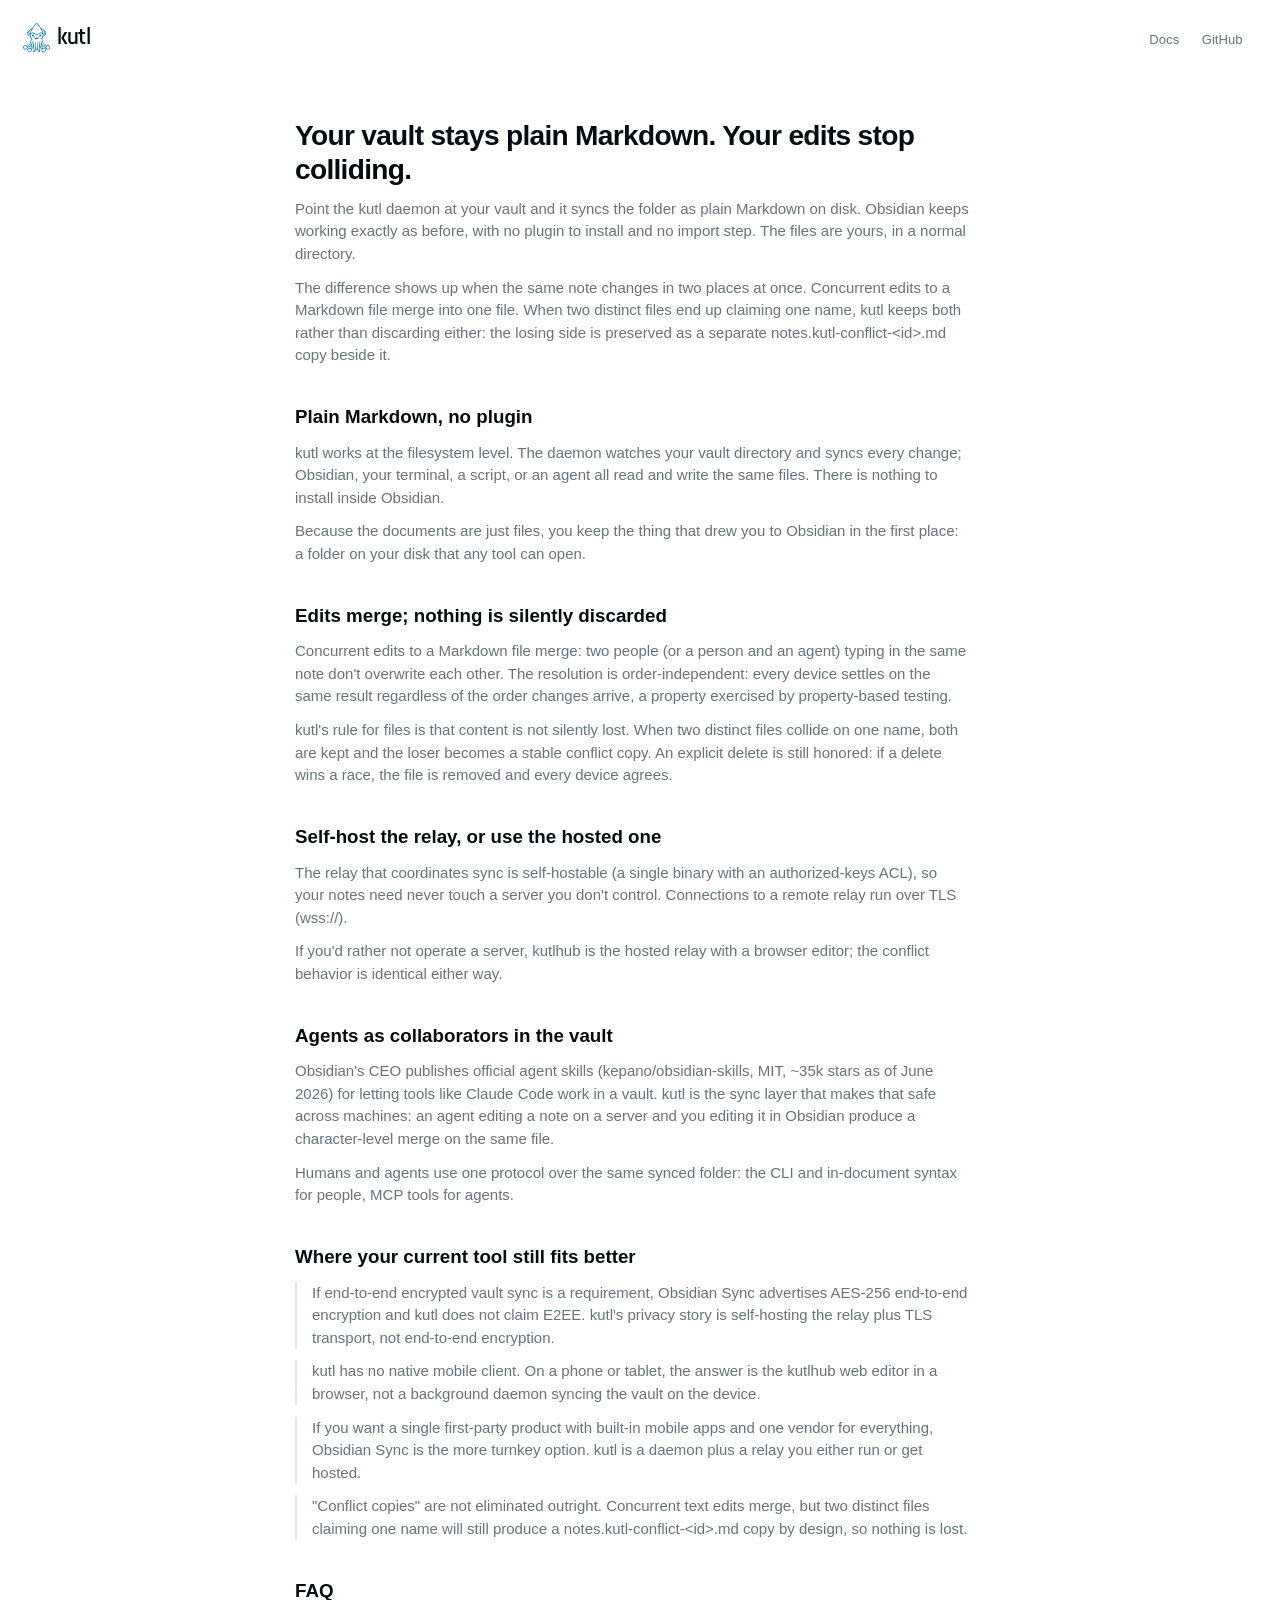
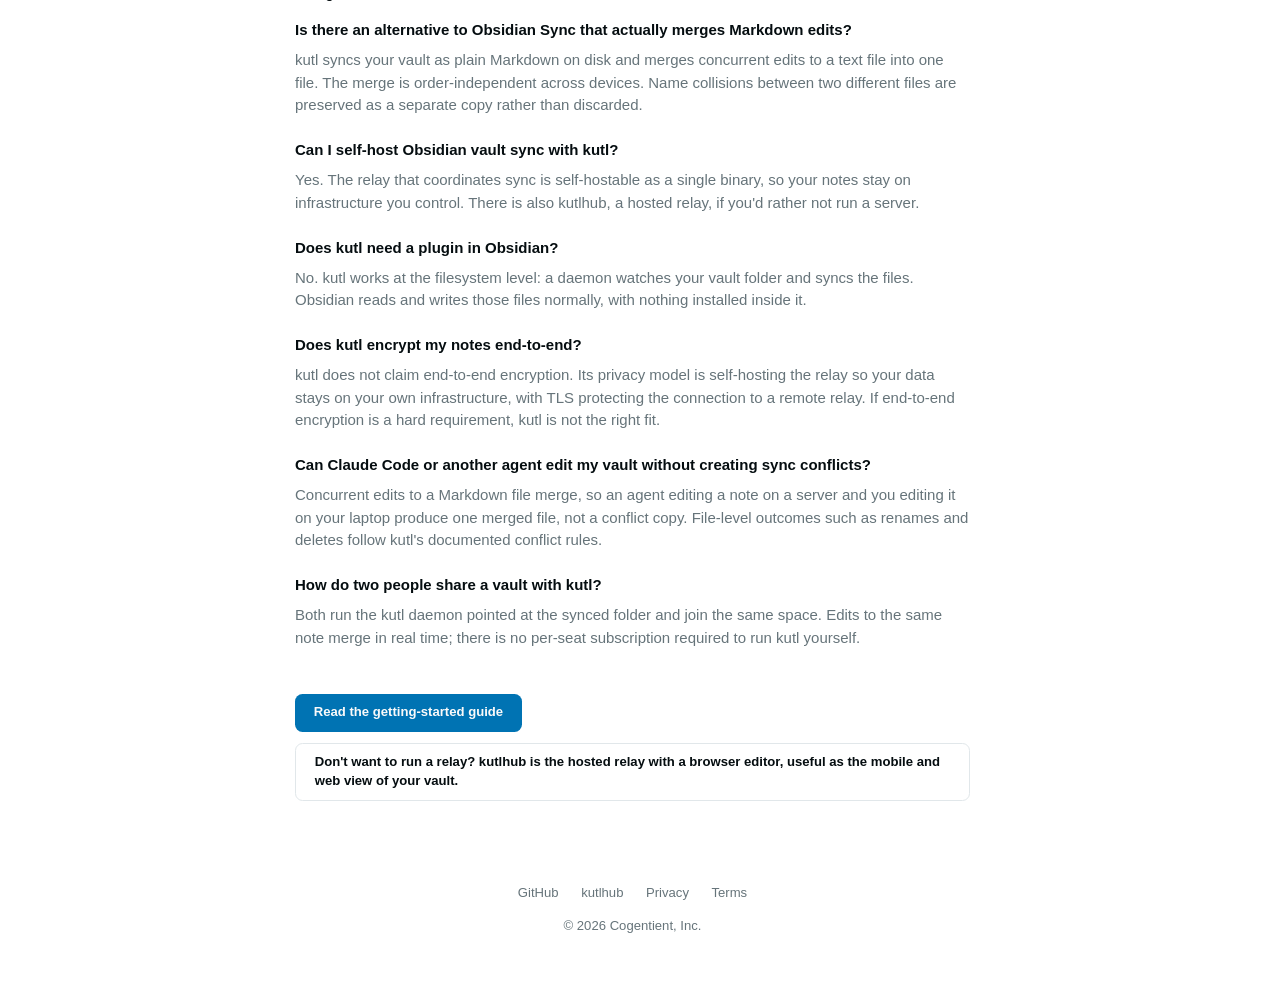
<file: for/obsidian-users/index.html>
<!doctype html>
<html lang="en">
  <head>
    <meta charset="UTF-8" />
    <meta name="viewport" content="width=device-width, initial-scale=1.0" />
    <link rel="icon" type="image/svg+xml" href="/favicon.svg" />
    <title>Obsidian Vault Sync That Merges Your Edits — kutl</title>
    <meta name="description" content="kutl syncs your vault as plain Markdown on disk. Edits merge with CRDTs, not conflict copies. Self-host the relay; share with people and agents." />
    <script>
      (function () {
        // kutl.io follows the system; kutlhub's toggle is an app affordance.
        // No toggle UI, no persisted theme — .dark tracks
        // prefers-color-scheme directly, before first paint (avoids a
        // flash of the wrong theme) and for the life of the page (the
        // change listener catches the OS preference flipping while the
        // tab stays open). Guarded for environments without matchMedia
        // (prerendering runs this template through no browser, but the
        // guard costs nothing and keeps the script inert rather than
        // throwing if it ever is).
        if (typeof matchMedia !== 'function') return;
        var media = matchMedia('(prefers-color-scheme: dark)');
        var apply = function () {
          document.documentElement.classList.toggle('dark', media.matches);
        };
        apply();
        // Legacy Safari (<14) has no MediaQueryList.addEventListener,
        // only the deprecated addListener — feature-checked the same
        // way as the matchMedia guard above, so the live-follow is lost
        // gracefully there instead of throwing after `apply()` already
        // set the correct initial theme.
        if (typeof media.addEventListener === 'function') {
          media.addEventListener('change', apply);
        } else if (typeof media.addListener === 'function') {
          media.addListener(apply);
        }
      })();
    </script>
    <script type="module" crossorigin src="/assets/index-BP-hTzqO.js"></script>
    <link rel="stylesheet" crossorigin href="/assets/index-BFrA3b6R.css">
      <link rel="canonical" href="https://kutl.io/for/obsidian-users" />
    <meta property="og:type" content="website" />
    <meta property="og:url" content="https://kutl.io/for/obsidian-users" />
    <meta property="og:title" content="Obsidian Vault Sync That Merges Your Edits — kutl" />
    <meta property="og:description" content="kutl syncs your vault as plain Markdown on disk. Edits merge with CRDTs, not conflict copies. Self-host the relay; share with people and agents." />
    <meta property="og:image" content="https://kutl.io/og.png" />
    <meta name="twitter:card" content="summary_large_image" />
    <meta name="twitter:title" content="Obsidian Vault Sync That Merges Your Edits — kutl" />
    <meta name="twitter:description" content="kutl syncs your vault as plain Markdown on disk. Edits merge with CRDTs, not conflict copies. Self-host the relay; share with people and agents." />
    <meta name="twitter:image" content="https://kutl.io/og.png" />
    <script type="application/ld+json">{"@context":"https://schema.org","@type":"FAQPage","mainEntity":[{"@type":"Question","name":"Is there an alternative to Obsidian Sync that actually merges Markdown edits?","acceptedAnswer":{"@type":"Answer","text":"kutl syncs your vault as plain Markdown on disk and merges concurrent edits to a text file into one file. The merge is order-independent across devices. Name collisions between two different files are preserved as a separate copy rather than discarded."}},{"@type":"Question","name":"Can I self-host Obsidian vault sync with kutl?","acceptedAnswer":{"@type":"Answer","text":"Yes. The relay that coordinates sync is self-hostable as a single binary, so your notes stay on infrastructure you control. There is also kutlhub, a hosted relay, if you'd rather not run a server."}},{"@type":"Question","name":"Does kutl need a plugin in Obsidian?","acceptedAnswer":{"@type":"Answer","text":"No. kutl works at the filesystem level: a daemon watches your vault folder and syncs the files. Obsidian reads and writes those files normally, with nothing installed inside it."}},{"@type":"Question","name":"Does kutl encrypt my notes end-to-end?","acceptedAnswer":{"@type":"Answer","text":"kutl does not claim end-to-end encryption. Its privacy model is self-hosting the relay so your data stays on your own infrastructure, with TLS protecting the connection to a remote relay. If end-to-end encryption is a hard requirement, kutl is not the right fit."}},{"@type":"Question","name":"Can Claude Code or another agent edit my vault without creating sync conflicts?","acceptedAnswer":{"@type":"Answer","text":"Concurrent edits to a Markdown file merge, so an agent editing a note on a server and you editing it on your laptop produce one merged file, not a conflict copy. File-level outcomes such as renames and deletes follow kutl's documented conflict rules."}},{"@type":"Question","name":"How do two people share a vault with kutl?","acceptedAnswer":{"@type":"Answer","text":"Both run the kutl daemon pointed at the synced folder and join the same space. Edits to the same note merge in real time; there is no per-seat subscription required to run kutl yourself."}}]}</script>
  </head>
  <body>
    <div id="root"><div class="min-h-screen bg-background text-foreground"><header class="flex items-center justify-between p-6"><a href="/" data-discover="true"><span class="inline-flex items-center gap-2"><svg xmlns="http://www.w3.org/2000/svg" viewBox="0 0 544 598" fill="currentColor" class="h-8 w-auto text-primary"><g transform="translate(0,598) scale(0.1,-0.1)" stroke="none"><path d="M2630 5911 c-103 -34 -169 -89 -281 -231 -108 -138 -366 -533 -392 -600 -6 -16 -39 -42 -95 -75 -47 -27 -97 -60 -111 -71 -15 -12 -47 -35 -73 -50 -139 -86 -328 -226 -462 -343 -221 -194 -315 -318 -360 -473 -22 -76 -21 -229 1 -294 54 -161 206 -321 388 -409 50 -24 102 -47 116 -50 23 -6 29 -16 44 -73 27 -110 78 -206 145 -276 69 -72 69 -73 45 -231 -51 -320 -176 -671 -319 -895 -110 -173 -280 -339 -413 -402 l-51 -24 -60 46 c-90 70 -165 95 -282 94 -84 -1 -104 -4 -175 -34 -205 -86 -311 -310 -246 -519 39 -125 114 -210 239 -269 124 -59 272 -57 399 5 108 53 212 189 229 299 6 44 6 44 48 44 67 0 183 37 306 98 106 53 123 66 231 172 64 63 133 140 153 170 20 30 36 49 36 43 0 -36 -67 -311 -97 -397 -27 -80 -66 -166 -88 -194 -1 -1 -26 9 -55 22 -74 34 -140 41 -228 22 -138 -29 -245 -108 -300 -221 -45 -92 -55 -145 -49 -241 4 -68 11 -98 36 -148 42 -87 114 -157 208 -203 76 -37 79 -38 193 -38 112 0 118 1 182 34 95 48 171 119 208 195 39 80 57 186 42 259 l-11 52 68 70 c116 120 195 251 261 429 l37 99 7 -104 c3 -57 10 -131 15 -164 5 -33 10 -145 10 -250 1 -153 -3 -208 -19 -284 -22 -106 -60 -196 -107 -259 -52 -67 -43 -92 35 -92 97 1 242 69 336 159 79 75 161 216 197 339 11 37 14 41 28 28 30 -26 100 -56 131 -56 39 0 82 22 108 55 25 31 32 32 32 0 0 -44 58 -183 106 -256 63 -93 153 -175 249 -224 71 -36 84 -39 158 -40 98 0 105 10 59 83 -58 90 -93 171 -112 259 -27 120 -36 315 -21 439 7 55 19 157 28 229 l16 130 18 -65 c19 -68 93 -218 156 -317 20 -32 68 -90 106 -130 l70 -72 1 -123 c1 -148 13 -181 105 -280 46 -50 80 -76 139 -105 76 -38 78 -38 197 -38 118 0 122 1 189 35 74 38 153 110 191 175 74 125 71 330 -4 438 -50 71 -123 135 -196 169 -63 30 -81 33 -176 36 -92 3 -113 1 -158 -19 -28 -12 -53 -20 -55 -18 -2 2 -19 36 -39 74 -46 91 -90 233 -115 370 -11 61 -24 118 -27 128 -13 32 1 18 59 -61 89 -122 216 -232 354 -308 115 -64 228 -104 296 -104 45 0 56 -11 70 -71 13 -56 85 -177 127 -215 101 -89 274 -131 406 -98 131 32 203 82 271 187 106 161 93 378 -30 513 -72 78 -123 110 -224 139 -82 24 -95 25 -167 16 -89 -12 -181 -52 -242 -104 l-39 -34 -57 33 c-143 80 -239 169 -361 331 -81 109 -217 370 -257 493 -55 173 -131 518 -131 595 0 23 13 44 56 89 66 71 128 189 151 287 13 61 18 70 42 76 51 13 127 49 211 100 208 127 320 311 320 523 -1 56 -31 173 -60 231 -79 155 -268 346 -540 544 -42 31 -298 206 -350 240 -146 95 -152 100 -176 146 -21 42 -64 109 -227 354 -102 154 -165 234 -246 316 -111 111 -166 140 -276 145 -44 2 -91 0 -105 -5z m187 -156 c81 -40 171 -144 333 -383 84 -126 212 -325 235 -367 15 -27 46 -79 70 -115 62 -94 203 -335 238 -405 16 -33 46 -89 67 -125 63 -107 148 -341 150 -412 0 -5 -20 7 -45 26 -135 103 -337 123 -524 52 -79 -31 -228 -112 -321 -176 -46 -32 -159 -70 -232 -80 -149 -19 -274 20 -478 150 -147 94 -279 140 -423 148 -88 4 -104 2 -175 -23 -85 -31 -114 -47 -153 -82 l-26 -24 5 53 c2 29 16 84 29 122 26 71 195 409 218 436 7 8 38 60 68 115 30 55 81 142 113 193 32 50 79 125 103 165 103 166 304 471 374 566 87 117 137 160 220 187 51 16 86 11 154 -21z m-1052 -990 c-20 -26 -42 -63 -50 -82 -8 -20 -30 -61 -49 -92 -82 -134 -198 -368 -232 -466 -23 -68 -28 -96 -28 -190 -1 -91 2 -116 17 -139 10 -15 16 -30 13 -34 -21 -20 -160 117 -216 213 -34 58 -35 63 -35 165 0 102 1 107 38 177 50 97 153 208 268 289 52 36 103 74 114 84 11 10 38 28 60 40 22 12 60 36 85 54 25 18 46 32 48 31 2 -2 -13 -24 -33 -50z m2000 -30 c60 -34 253 -176 314 -231 56 -50 114 -136 153 -227 58 -131 40 -252 -54 -383 -31 -44 -139 -134 -160 -134 -6 0 -7 8 -3 18 27 64 37 139 26 209 -13 88 -95 297 -163 418 -28 50 -80 144 -115 209 -35 65 -74 133 -87 150 -41 55 -41 62 -1 30 22 -17 62 -43 90 -59z m639 -570 c82 -128 96 -270 39 -395 -45 -99 -153 -205 -268 -264 -49 -25 -95 -46 -102 -46 -16 0 -22 24 -24 104 l-2 69 49 33 c88 57 198 173 232 244 47 96 62 226 35 296 -12 31 8 11 41 -41z m-3332 -30 c-5 -88 22 -190 71 -274 34 -57 168 -182 223 -209 38 -17 38 -20 27 -134 -3 -38 -11 -68 -16 -68 -6 0 -54 24 -106 54 -136 77 -221 167 -273 287 -53 124 -39 242 43 370 17 27 32 49 33 49 1 0 0 -34 -2 -75z m998 -229 c36 -15 92 -45 125 -66 112 -72 242 -139 321 -167 69 -24 94 -27 199 -27 77 0 143 6 185 16 69 18 199 84 340 173 126 80 190 100 330 100 106 0 119 -2 166 -27 51 -27 107 -86 137 -144 73 -141 75 -427 4 -585 -54 -121 -125 -189 -261 -248 -55 -24 -76 -39 -74 -50 3 -13 19 -17 81 -19 42 -2 77 -4 77 -6 0 -2 9 -69 19 -150 49 -361 215 -784 404 -1031 121 -157 219 -248 338 -317 l106 -61 -13 -26 c-8 -14 -14 -36 -14 -48 0 -17 -6 -23 -22 -23 -98 1 -320 102 -433 198 -141 118 -286 349 -370 587 -19 55 -53 171 -75 258 -52 208 -82 275 -105 236 -7 -10 13 -220 61 -644 13 -121 27 -245 30 -275 8 -71 69 -360 90 -425 18 -54 99 -211 115 -220 5 -4 -5 -24 -23 -46 l-32 -39 -29 27 c-93 88 -212 290 -256 434 -65 211 -91 337 -141 685 -33 228 -51 312 -79 359 -29 50 -36 27 -31 -90 9 -207 4 -710 -9 -845 -7 -74 -24 -225 -37 -334 -34 -284 -29 -438 20 -650 9 -38 15 -71 13 -73 -8 -8 -117 109 -150 160 -95 149 -125 373 -92 690 31 301 45 590 35 725 -21 259 -43 369 -72 360 -10 -4 -15 -64 -19 -244 -4 -131 -12 -288 -18 -349 -17 -152 -60 -487 -71 -560 -6 -33 -10 -112 -10 -174 l0 -115 -51 -48 c-28 -26 -55 -48 -59 -48 -4 0 -27 21 -52 48 l-44 47 -13 170 c-6 94 -16 189 -21 212 -34 148 -80 664 -81 906 0 88 -5 149 -11 153 -19 12 -39 -23 -48 -82 -37 -239 -37 -587 0 -949 37 -369 22 -526 -67 -714 -18 -36 -53 -81 -102 -128 -41 -40 -75 -72 -77 -70 -1 1 12 54 28 117 35 137 48 360 29 500 -26 201 -43 357 -56 540 -16 212 -19 657 -5 785 9 87 1 111 -24 73 -25 -38 -52 -164 -96 -453 -56 -363 -124 -631 -197 -780 -39 -78 -127 -206 -172 -250 l-41 -39 -17 24 c-9 13 -25 32 -35 42 -9 9 -13 20 -8 23 5 3 29 42 53 88 71 129 147 423 167 642 6 66 15 163 21 215 5 52 14 145 19 205 5 61 16 177 25 258 9 81 13 152 10 157 -21 34 -57 -53 -110 -270 -123 -492 -330 -797 -637 -939 -70 -32 -235 -79 -243 -69 -9 13 -24 103 -18 105 43 15 174 106 243 169 93 85 230 247 256 303 10 20 28 54 42 76 43 67 108 206 140 296 17 46 39 107 50 134 28 71 80 308 100 455 l17 124 48 -3 c60 -3 107 7 107 23 0 7 -37 30 -82 51 -187 87 -273 214 -298 438 -25 220 22 405 128 497 67 59 107 70 242 66 97 -3 125 -8 180 -30z m-1463 -2506 c65 -29 145 -115 166 -179 37 -116 15 -230 -60 -303 -78 -76 -121 -93 -233 -93 -83 0 -101 4 -145 27 -79 41 -130 103 -155 189 -25 83 -22 127 14 205 45 97 114 152 217 174 59 12 143 4 196 -20z m4467 4 c64 -22 147 -100 177 -166 31 -71 32 -182 2 -248 -27 -58 -84 -115 -147 -147 -42 -22 -66 -26 -131 -27 -68 -1 -88 3 -137 27 -82 40 -143 112 -169 199 -21 68 -21 71 -4 134 42 155 148 242 296 243 36 1 87 -6 113 -15z m-3639 -539 c86 -41 143 -107 169 -194 21 -71 20 -99 -5 -174 -66 -198 -330 -269 -488 -130 -120 105 -145 262 -61 392 81 126 247 172 385 106z m2843 1 c48 -25 121 -103 146 -156 28 -61 29 -189 2 -240 -34 -63 -95 -127 -144 -151 -38 -19 -64 -23 -137 -23 -79 -1 -96 2 -141 26 -28 15 -72 50 -97 78 -106 118 -103 276 9 400 65 72 116 90 239 87 62 -2 100 -9 123 -21z"></path><path d="M1905 3656 c-43 -18 -93 -79 -101 -121 -3 -20 -4 -63 -2 -97 4 -57 7 -64 49 -103 61 -57 125 -73 203 -51 163 48 195 248 57 354 -38 29 -49 32 -109 32 -37 -1 -81 -7 -97 -14z"></path><path d="M3352 3653 c-41 -20 -91 -82 -104 -130 -5 -20 -7 -60 -3 -90 5 -44 13 -60 43 -89 70 -68 130 -85 217 -59 72 21 120 69 134 137 22 99 -29 206 -112 237 -42 16 -137 13 -175 -6z"></path><path d="M2256 3117 c-48 -35 1 -146 110 -252 97 -94 188 -136 313 -143 159 -9 279 37 397 153 80 80 128 162 122 212 -4 37 -38 41 -109 12 -165 -65 -205 -73 -369 -73 -151 1 -158 2 -270 38 -63 20 -125 44 -137 52 -27 17 -34 17 -57 1z m504 -214 c80 3 156 8 170 12 24 7 24 7 5 -8 -11 -8 -45 -27 -75 -43 -49 -26 -65 -29 -150 -29 -92 0 -98 2 -153 35 -31 19 -57 37 -57 41 0 3 26 2 58 -3 31 -5 122 -7 202 -5z"></path></g></svg><span class="font-logo font-semibold tracking-tight text-2xl">kutl</span></span></a><nav class="flex items-center gap-6 text-sm"><a class="text-muted-foreground transition-colors hover:text-foreground" href="/docs" data-discover="true">Docs</a><a href="https://github.com/kutl-io" class="text-muted-foreground transition-colors hover:text-foreground">GitHub</a></nav></header><main class="mx-auto max-w-3xl px-6 py-10"><article class="space-y-10"><div><h1 class="mb-3 text-3xl font-bold tracking-tight">Your vault stays plain Markdown. Your edits stop colliding.</h1><p class="mt-3 text-muted-foreground">Point the kutl daemon at your vault and it syncs the folder as plain Markdown on disk. Obsidian keeps working exactly as before, with no plugin to install and no import step. The files are yours, in a normal directory.</p><p class="mt-3 text-muted-foreground">The difference shows up when the same note changes in two places at once. Concurrent edits to a Markdown file merge into one file. When two distinct files end up claiming one name, kutl keeps both rather than discarding either: the losing side is preserved as a separate notes.kutl-conflict-&lt;id&gt;.md copy beside it.</p></div><section><h2 class="mb-3 text-xl font-semibold">Plain Markdown, no plugin</h2><p class="mb-3 text-muted-foreground">kutl works at the filesystem level. The daemon watches your vault directory and syncs every change; Obsidian, your terminal, a script, or an agent all read and write the same files. There is nothing to install inside Obsidian.</p><p class="mb-3 text-muted-foreground">Because the documents are just files, you keep the thing that drew you to Obsidian in the first place: a folder on your disk that any tool can open.</p></section><section><h2 class="mb-3 text-xl font-semibold">Edits merge; nothing is silently discarded</h2><p class="mb-3 text-muted-foreground">Concurrent edits to a Markdown file merge: two people (or a person and an agent) typing in the same note don&#x27;t overwrite each other. The resolution is order-independent: every device settles on the same result regardless of the order changes arrive, a property exercised by property-based testing.</p><p class="mb-3 text-muted-foreground">kutl&#x27;s rule for files is that content is not silently lost. When two distinct files collide on one name, both are kept and the loser becomes a stable conflict copy. An explicit delete is still honored: if a delete wins a race, the file is removed and every device agrees.</p></section><section><h2 class="mb-3 text-xl font-semibold">Self-host the relay, or use the hosted one</h2><p class="mb-3 text-muted-foreground">The relay that coordinates sync is self-hostable (a single binary with an authorized-keys ACL), so your notes need never touch a server you don&#x27;t control. Connections to a remote relay run over TLS (wss://).</p><p class="mb-3 text-muted-foreground">If you&#x27;d rather not operate a server, kutlhub is the hosted relay with a browser editor; the conflict behavior is identical either way.</p></section><section><h2 class="mb-3 text-xl font-semibold">Agents as collaborators in the vault</h2><p class="mb-3 text-muted-foreground">Obsidian&#x27;s CEO publishes official agent skills (kepano/obsidian-skills, MIT, ~35k stars as of June 2026) for letting tools like Claude Code work in a vault. kutl is the sync layer that makes that safe across machines: an agent editing a note on a server and you editing it in Obsidian produce a character-level merge on the same file.</p><p class="mb-3 text-muted-foreground">Humans and agents use one protocol over the same synced folder: the CLI and in-document syntax for people, MCP tools for agents.</p></section><section><h2 class="mb-3 text-xl font-semibold">Where your current tool still fits better</h2><ul class="space-y-3 text-muted-foreground"><li class="border-l-2 border-border pl-4">If end-to-end encrypted vault sync is a requirement, Obsidian Sync advertises AES-256 end-to-end encryption and kutl does not claim E2EE. kutl&#x27;s privacy story is self-hosting the relay plus TLS transport, not end-to-end encryption.</li><li class="border-l-2 border-border pl-4">kutl has no native mobile client. On a phone or tablet, the answer is the kutlhub web editor in a browser, not a background daemon syncing the vault on the device.</li><li class="border-l-2 border-border pl-4">If you want a single first-party product with built-in mobile apps and one vendor for everything, Obsidian Sync is the more turnkey option. kutl is a daemon plus a relay you either run or get hosted.</li><li class="border-l-2 border-border pl-4">&quot;Conflict copies&quot; are not eliminated outright. Concurrent text edits merge, but two distinct files claiming one name will still produce a notes.kutl-conflict-&lt;id&gt;.md copy by design, so nothing is lost.</li></ul></section><section><h2 class="mb-4 text-xl font-semibold">FAQ</h2><div class="space-y-6"><div><h3 class="mb-2 font-semibold text-foreground">Is there an alternative to Obsidian Sync that actually merges Markdown edits?</h3><p class="text-muted-foreground">kutl syncs your vault as plain Markdown on disk and merges concurrent edits to a text file into one file. The merge is order-independent across devices. Name collisions between two different files are preserved as a separate copy rather than discarded.</p></div><div><h3 class="mb-2 font-semibold text-foreground">Can I self-host Obsidian vault sync with kutl?</h3><p class="text-muted-foreground">Yes. The relay that coordinates sync is self-hostable as a single binary, so your notes stay on infrastructure you control. There is also kutlhub, a hosted relay, if you&#x27;d rather not run a server.</p></div><div><h3 class="mb-2 font-semibold text-foreground">Does kutl need a plugin in Obsidian?</h3><p class="text-muted-foreground">No. kutl works at the filesystem level: a daemon watches your vault folder and syncs the files. Obsidian reads and writes those files normally, with nothing installed inside it.</p></div><div><h3 class="mb-2 font-semibold text-foreground">Does kutl encrypt my notes end-to-end?</h3><p class="text-muted-foreground">kutl does not claim end-to-end encryption. Its privacy model is self-hosting the relay so your data stays on your own infrastructure, with TLS protecting the connection to a remote relay. If end-to-end encryption is a hard requirement, kutl is not the right fit.</p></div><div><h3 class="mb-2 font-semibold text-foreground">Can Claude Code or another agent edit my vault without creating sync conflicts?</h3><p class="text-muted-foreground">Concurrent edits to a Markdown file merge, so an agent editing a note on a server and you editing it on your laptop produce one merged file, not a conflict copy. File-level outcomes such as renames and deletes follow kutl&#x27;s documented conflict rules.</p></div><div><h3 class="mb-2 font-semibold text-foreground">How do two people share a vault with kutl?</h3><p class="text-muted-foreground">Both run the kutl daemon pointed at the synced folder and join the same space. Edits to the same note merge in real time; there is no per-seat subscription required to run kutl yourself.</p></div></div></section><div class="flex flex-wrap items-center gap-3 pt-2"><a class="inline-flex items-center gap-2 rounded-lg bg-primary px-5 py-2.5 text-sm font-semibold text-primary-foreground transition-colors hover:bg-primary/90" href="/docs" data-discover="true">Read the getting-started guide</a><a href="https://kutlhub.com" class="inline-flex items-center gap-2 rounded-lg border border-border bg-transparent px-5 py-2.5 text-sm font-semibold transition-colors hover:bg-accent hover:text-accent-foreground">Don&#x27;t want to run a relay? kutlhub is the hosted relay with a browser editor, useful as the mobile and web view of your vault.</a></div></article></main><footer class="mx-auto max-w-3xl px-6 py-12 text-center text-sm text-muted-foreground"><div class="flex flex-wrap justify-center gap-6"><a href="https://github.com/kutl-io" class="hover:text-foreground">GitHub</a><a href="https://kutlhub.com" class="hover:text-foreground">kutlhub</a><a class="hover:text-foreground" href="/privacy" data-discover="true">Privacy</a><a class="hover:text-foreground" href="/terms" data-discover="true">Terms</a></div><p class="mt-4">© 2026 Cogentient, Inc.</p></footer></div></div>
  </body>
</html>
</file>
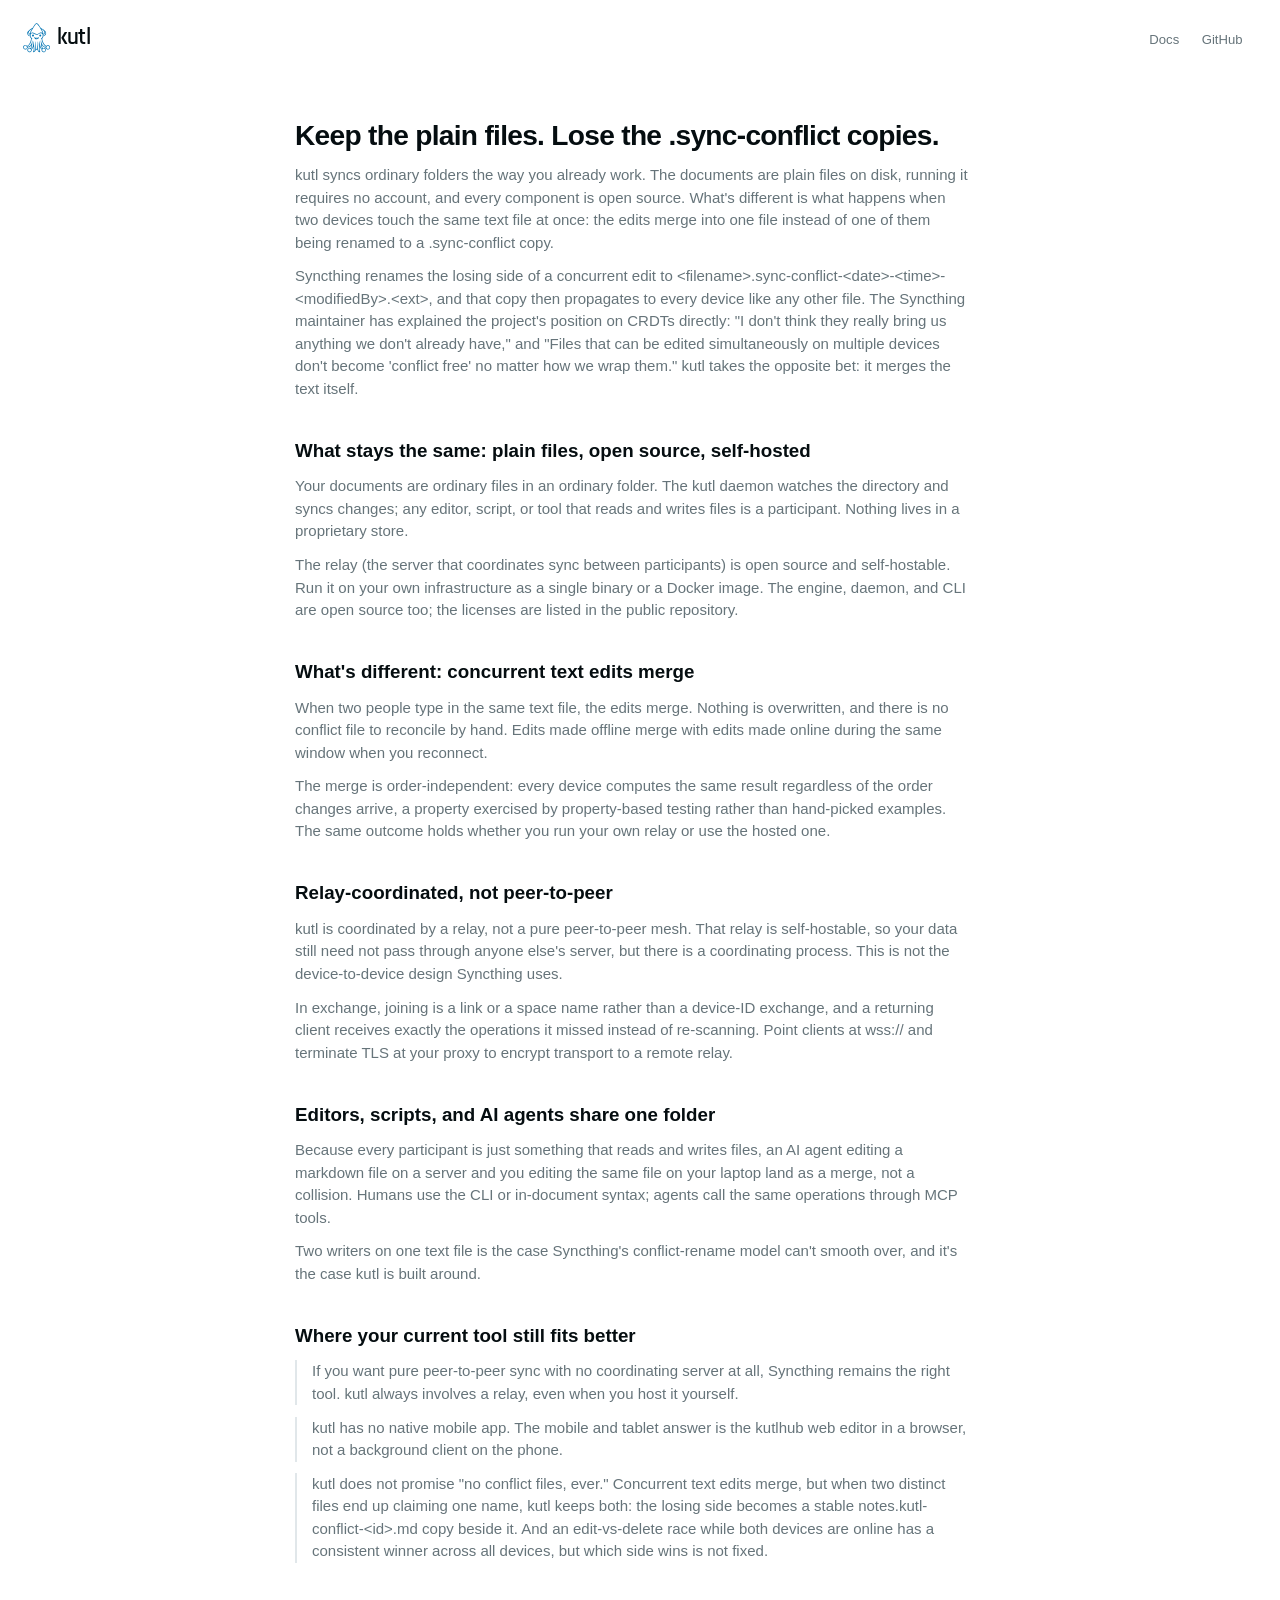
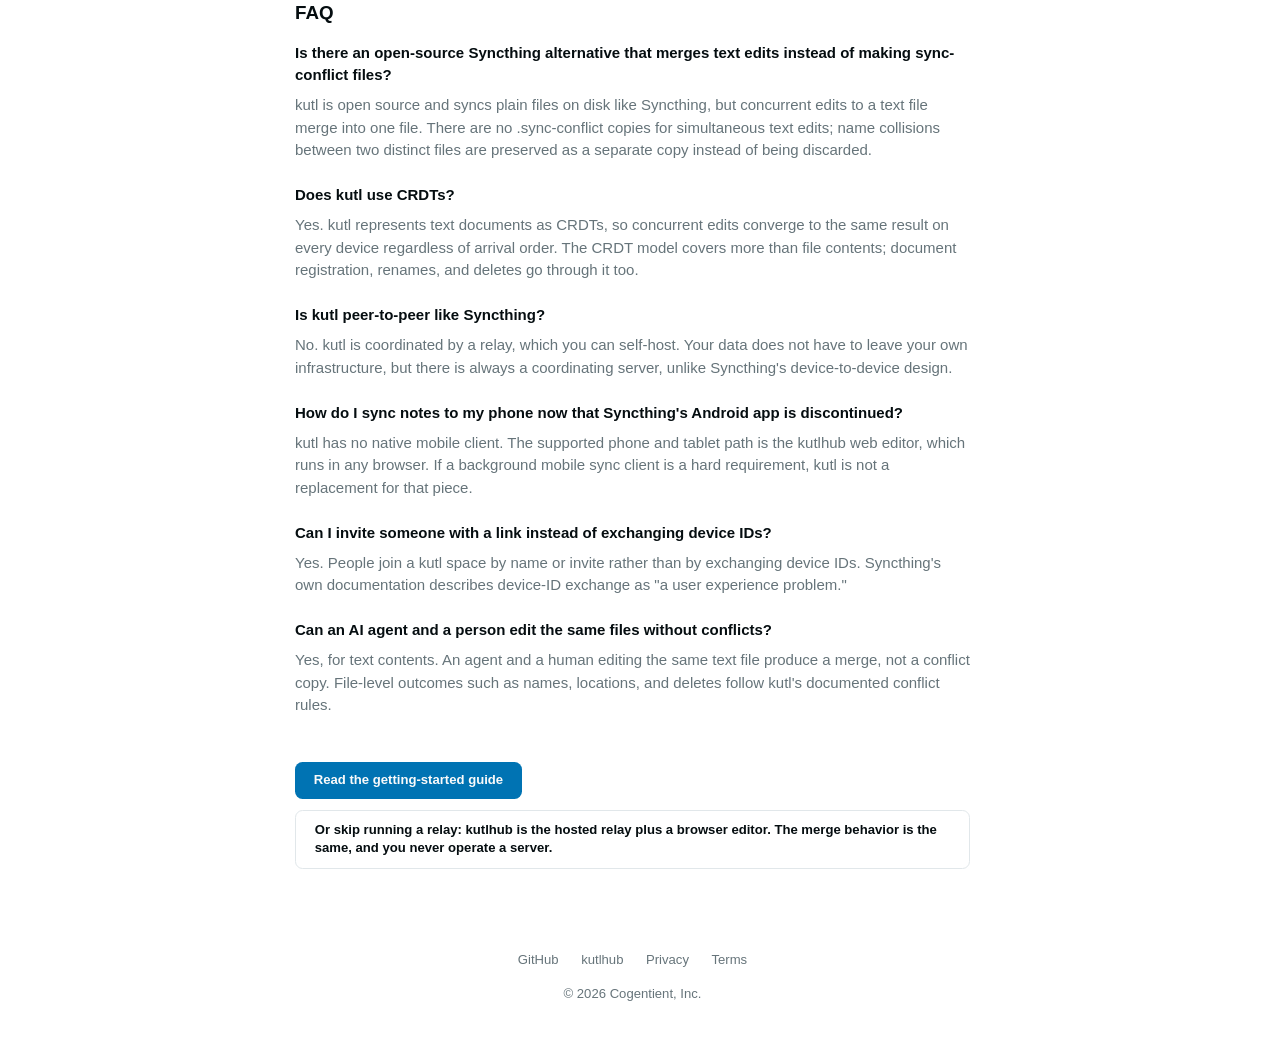
<file: for/syncthing-users/index.html>
<!doctype html>
<html lang="en">
  <head>
    <meta charset="UTF-8" />
    <meta name="viewport" content="width=device-width, initial-scale=1.0" />
    <link rel="icon" type="image/svg+xml" href="/favicon.svg" />
    <title>kutl for Syncthing users — text edits merge, no conflict copies</title>
    <meta name="description" content="Open-source sync with plain files on disk and a self-hostable relay — concurrent text edits merge automatically instead of becoming .sync-conflict copies." />
    <script>
      (function () {
        // kutl.io follows the system; kutlhub's toggle is an app affordance.
        // No toggle UI, no persisted theme — .dark tracks
        // prefers-color-scheme directly, before first paint (avoids a
        // flash of the wrong theme) and for the life of the page (the
        // change listener catches the OS preference flipping while the
        // tab stays open). Guarded for environments without matchMedia
        // (prerendering runs this template through no browser, but the
        // guard costs nothing and keeps the script inert rather than
        // throwing if it ever is).
        if (typeof matchMedia !== 'function') return;
        var media = matchMedia('(prefers-color-scheme: dark)');
        var apply = function () {
          document.documentElement.classList.toggle('dark', media.matches);
        };
        apply();
        // Legacy Safari (<14) has no MediaQueryList.addEventListener,
        // only the deprecated addListener — feature-checked the same
        // way as the matchMedia guard above, so the live-follow is lost
        // gracefully there instead of throwing after `apply()` already
        // set the correct initial theme.
        if (typeof media.addEventListener === 'function') {
          media.addEventListener('change', apply);
        } else if (typeof media.addListener === 'function') {
          media.addListener(apply);
        }
      })();
    </script>
    <script type="module" crossorigin src="/assets/index-BP-hTzqO.js"></script>
    <link rel="stylesheet" crossorigin href="/assets/index-BFrA3b6R.css">
      <link rel="canonical" href="https://kutl.io/for/syncthing-users" />
    <meta property="og:type" content="website" />
    <meta property="og:url" content="https://kutl.io/for/syncthing-users" />
    <meta property="og:title" content="kutl for Syncthing users — text edits merge, no conflict copies" />
    <meta property="og:description" content="Open-source sync with plain files on disk and a self-hostable relay — concurrent text edits merge automatically instead of becoming .sync-conflict copies." />
    <meta property="og:image" content="https://kutl.io/og.png" />
    <meta name="twitter:card" content="summary_large_image" />
    <meta name="twitter:title" content="kutl for Syncthing users — text edits merge, no conflict copies" />
    <meta name="twitter:description" content="Open-source sync with plain files on disk and a self-hostable relay — concurrent text edits merge automatically instead of becoming .sync-conflict copies." />
    <meta name="twitter:image" content="https://kutl.io/og.png" />
    <script type="application/ld+json">{"@context":"https://schema.org","@type":"FAQPage","mainEntity":[{"@type":"Question","name":"Is there an open-source Syncthing alternative that merges text edits instead of making sync-conflict files?","acceptedAnswer":{"@type":"Answer","text":"kutl is open source and syncs plain files on disk like Syncthing, but concurrent edits to a text file merge into one file. There are no .sync-conflict copies for simultaneous text edits; name collisions between two distinct files are preserved as a separate copy instead of being discarded."}},{"@type":"Question","name":"Does kutl use CRDTs?","acceptedAnswer":{"@type":"Answer","text":"Yes. kutl represents text documents as CRDTs, so concurrent edits converge to the same result on every device regardless of arrival order. The CRDT model covers more than file contents; document registration, renames, and deletes go through it too."}},{"@type":"Question","name":"Is kutl peer-to-peer like Syncthing?","acceptedAnswer":{"@type":"Answer","text":"No. kutl is coordinated by a relay, which you can self-host. Your data does not have to leave your own infrastructure, but there is always a coordinating server, unlike Syncthing's device-to-device design."}},{"@type":"Question","name":"How do I sync notes to my phone now that Syncthing's Android app is discontinued?","acceptedAnswer":{"@type":"Answer","text":"kutl has no native mobile client. The supported phone and tablet path is the kutlhub web editor, which runs in any browser. If a background mobile sync client is a hard requirement, kutl is not a replacement for that piece."}},{"@type":"Question","name":"Can I invite someone with a link instead of exchanging device IDs?","acceptedAnswer":{"@type":"Answer","text":"Yes. People join a kutl space by name or invite rather than by exchanging device IDs. Syncthing's own documentation describes device-ID exchange as \"a user experience problem.\""}},{"@type":"Question","name":"Can an AI agent and a person edit the same files without conflicts?","acceptedAnswer":{"@type":"Answer","text":"Yes, for text contents. An agent and a human editing the same text file produce a merge, not a conflict copy. File-level outcomes such as names, locations, and deletes follow kutl's documented conflict rules."}}]}</script>
  </head>
  <body>
    <div id="root"><div class="min-h-screen bg-background text-foreground"><header class="flex items-center justify-between p-6"><a href="/" data-discover="true"><span class="inline-flex items-center gap-2"><svg xmlns="http://www.w3.org/2000/svg" viewBox="0 0 544 598" fill="currentColor" class="h-8 w-auto text-primary"><g transform="translate(0,598) scale(0.1,-0.1)" stroke="none"><path d="M2630 5911 c-103 -34 -169 -89 -281 -231 -108 -138 -366 -533 -392 -600 -6 -16 -39 -42 -95 -75 -47 -27 -97 -60 -111 -71 -15 -12 -47 -35 -73 -50 -139 -86 -328 -226 -462 -343 -221 -194 -315 -318 -360 -473 -22 -76 -21 -229 1 -294 54 -161 206 -321 388 -409 50 -24 102 -47 116 -50 23 -6 29 -16 44 -73 27 -110 78 -206 145 -276 69 -72 69 -73 45 -231 -51 -320 -176 -671 -319 -895 -110 -173 -280 -339 -413 -402 l-51 -24 -60 46 c-90 70 -165 95 -282 94 -84 -1 -104 -4 -175 -34 -205 -86 -311 -310 -246 -519 39 -125 114 -210 239 -269 124 -59 272 -57 399 5 108 53 212 189 229 299 6 44 6 44 48 44 67 0 183 37 306 98 106 53 123 66 231 172 64 63 133 140 153 170 20 30 36 49 36 43 0 -36 -67 -311 -97 -397 -27 -80 -66 -166 -88 -194 -1 -1 -26 9 -55 22 -74 34 -140 41 -228 22 -138 -29 -245 -108 -300 -221 -45 -92 -55 -145 -49 -241 4 -68 11 -98 36 -148 42 -87 114 -157 208 -203 76 -37 79 -38 193 -38 112 0 118 1 182 34 95 48 171 119 208 195 39 80 57 186 42 259 l-11 52 68 70 c116 120 195 251 261 429 l37 99 7 -104 c3 -57 10 -131 15 -164 5 -33 10 -145 10 -250 1 -153 -3 -208 -19 -284 -22 -106 -60 -196 -107 -259 -52 -67 -43 -92 35 -92 97 1 242 69 336 159 79 75 161 216 197 339 11 37 14 41 28 28 30 -26 100 -56 131 -56 39 0 82 22 108 55 25 31 32 32 32 0 0 -44 58 -183 106 -256 63 -93 153 -175 249 -224 71 -36 84 -39 158 -40 98 0 105 10 59 83 -58 90 -93 171 -112 259 -27 120 -36 315 -21 439 7 55 19 157 28 229 l16 130 18 -65 c19 -68 93 -218 156 -317 20 -32 68 -90 106 -130 l70 -72 1 -123 c1 -148 13 -181 105 -280 46 -50 80 -76 139 -105 76 -38 78 -38 197 -38 118 0 122 1 189 35 74 38 153 110 191 175 74 125 71 330 -4 438 -50 71 -123 135 -196 169 -63 30 -81 33 -176 36 -92 3 -113 1 -158 -19 -28 -12 -53 -20 -55 -18 -2 2 -19 36 -39 74 -46 91 -90 233 -115 370 -11 61 -24 118 -27 128 -13 32 1 18 59 -61 89 -122 216 -232 354 -308 115 -64 228 -104 296 -104 45 0 56 -11 70 -71 13 -56 85 -177 127 -215 101 -89 274 -131 406 -98 131 32 203 82 271 187 106 161 93 378 -30 513 -72 78 -123 110 -224 139 -82 24 -95 25 -167 16 -89 -12 -181 -52 -242 -104 l-39 -34 -57 33 c-143 80 -239 169 -361 331 -81 109 -217 370 -257 493 -55 173 -131 518 -131 595 0 23 13 44 56 89 66 71 128 189 151 287 13 61 18 70 42 76 51 13 127 49 211 100 208 127 320 311 320 523 -1 56 -31 173 -60 231 -79 155 -268 346 -540 544 -42 31 -298 206 -350 240 -146 95 -152 100 -176 146 -21 42 -64 109 -227 354 -102 154 -165 234 -246 316 -111 111 -166 140 -276 145 -44 2 -91 0 -105 -5z m187 -156 c81 -40 171 -144 333 -383 84 -126 212 -325 235 -367 15 -27 46 -79 70 -115 62 -94 203 -335 238 -405 16 -33 46 -89 67 -125 63 -107 148 -341 150 -412 0 -5 -20 7 -45 26 -135 103 -337 123 -524 52 -79 -31 -228 -112 -321 -176 -46 -32 -159 -70 -232 -80 -149 -19 -274 20 -478 150 -147 94 -279 140 -423 148 -88 4 -104 2 -175 -23 -85 -31 -114 -47 -153 -82 l-26 -24 5 53 c2 29 16 84 29 122 26 71 195 409 218 436 7 8 38 60 68 115 30 55 81 142 113 193 32 50 79 125 103 165 103 166 304 471 374 566 87 117 137 160 220 187 51 16 86 11 154 -21z m-1052 -990 c-20 -26 -42 -63 -50 -82 -8 -20 -30 -61 -49 -92 -82 -134 -198 -368 -232 -466 -23 -68 -28 -96 -28 -190 -1 -91 2 -116 17 -139 10 -15 16 -30 13 -34 -21 -20 -160 117 -216 213 -34 58 -35 63 -35 165 0 102 1 107 38 177 50 97 153 208 268 289 52 36 103 74 114 84 11 10 38 28 60 40 22 12 60 36 85 54 25 18 46 32 48 31 2 -2 -13 -24 -33 -50z m2000 -30 c60 -34 253 -176 314 -231 56 -50 114 -136 153 -227 58 -131 40 -252 -54 -383 -31 -44 -139 -134 -160 -134 -6 0 -7 8 -3 18 27 64 37 139 26 209 -13 88 -95 297 -163 418 -28 50 -80 144 -115 209 -35 65 -74 133 -87 150 -41 55 -41 62 -1 30 22 -17 62 -43 90 -59z m639 -570 c82 -128 96 -270 39 -395 -45 -99 -153 -205 -268 -264 -49 -25 -95 -46 -102 -46 -16 0 -22 24 -24 104 l-2 69 49 33 c88 57 198 173 232 244 47 96 62 226 35 296 -12 31 8 11 41 -41z m-3332 -30 c-5 -88 22 -190 71 -274 34 -57 168 -182 223 -209 38 -17 38 -20 27 -134 -3 -38 -11 -68 -16 -68 -6 0 -54 24 -106 54 -136 77 -221 167 -273 287 -53 124 -39 242 43 370 17 27 32 49 33 49 1 0 0 -34 -2 -75z m998 -229 c36 -15 92 -45 125 -66 112 -72 242 -139 321 -167 69 -24 94 -27 199 -27 77 0 143 6 185 16 69 18 199 84 340 173 126 80 190 100 330 100 106 0 119 -2 166 -27 51 -27 107 -86 137 -144 73 -141 75 -427 4 -585 -54 -121 -125 -189 -261 -248 -55 -24 -76 -39 -74 -50 3 -13 19 -17 81 -19 42 -2 77 -4 77 -6 0 -2 9 -69 19 -150 49 -361 215 -784 404 -1031 121 -157 219 -248 338 -317 l106 -61 -13 -26 c-8 -14 -14 -36 -14 -48 0 -17 -6 -23 -22 -23 -98 1 -320 102 -433 198 -141 118 -286 349 -370 587 -19 55 -53 171 -75 258 -52 208 -82 275 -105 236 -7 -10 13 -220 61 -644 13 -121 27 -245 30 -275 8 -71 69 -360 90 -425 18 -54 99 -211 115 -220 5 -4 -5 -24 -23 -46 l-32 -39 -29 27 c-93 88 -212 290 -256 434 -65 211 -91 337 -141 685 -33 228 -51 312 -79 359 -29 50 -36 27 -31 -90 9 -207 4 -710 -9 -845 -7 -74 -24 -225 -37 -334 -34 -284 -29 -438 20 -650 9 -38 15 -71 13 -73 -8 -8 -117 109 -150 160 -95 149 -125 373 -92 690 31 301 45 590 35 725 -21 259 -43 369 -72 360 -10 -4 -15 -64 -19 -244 -4 -131 -12 -288 -18 -349 -17 -152 -60 -487 -71 -560 -6 -33 -10 -112 -10 -174 l0 -115 -51 -48 c-28 -26 -55 -48 -59 -48 -4 0 -27 21 -52 48 l-44 47 -13 170 c-6 94 -16 189 -21 212 -34 148 -80 664 -81 906 0 88 -5 149 -11 153 -19 12 -39 -23 -48 -82 -37 -239 -37 -587 0 -949 37 -369 22 -526 -67 -714 -18 -36 -53 -81 -102 -128 -41 -40 -75 -72 -77 -70 -1 1 12 54 28 117 35 137 48 360 29 500 -26 201 -43 357 -56 540 -16 212 -19 657 -5 785 9 87 1 111 -24 73 -25 -38 -52 -164 -96 -453 -56 -363 -124 -631 -197 -780 -39 -78 -127 -206 -172 -250 l-41 -39 -17 24 c-9 13 -25 32 -35 42 -9 9 -13 20 -8 23 5 3 29 42 53 88 71 129 147 423 167 642 6 66 15 163 21 215 5 52 14 145 19 205 5 61 16 177 25 258 9 81 13 152 10 157 -21 34 -57 -53 -110 -270 -123 -492 -330 -797 -637 -939 -70 -32 -235 -79 -243 -69 -9 13 -24 103 -18 105 43 15 174 106 243 169 93 85 230 247 256 303 10 20 28 54 42 76 43 67 108 206 140 296 17 46 39 107 50 134 28 71 80 308 100 455 l17 124 48 -3 c60 -3 107 7 107 23 0 7 -37 30 -82 51 -187 87 -273 214 -298 438 -25 220 22 405 128 497 67 59 107 70 242 66 97 -3 125 -8 180 -30z m-1463 -2506 c65 -29 145 -115 166 -179 37 -116 15 -230 -60 -303 -78 -76 -121 -93 -233 -93 -83 0 -101 4 -145 27 -79 41 -130 103 -155 189 -25 83 -22 127 14 205 45 97 114 152 217 174 59 12 143 4 196 -20z m4467 4 c64 -22 147 -100 177 -166 31 -71 32 -182 2 -248 -27 -58 -84 -115 -147 -147 -42 -22 -66 -26 -131 -27 -68 -1 -88 3 -137 27 -82 40 -143 112 -169 199 -21 68 -21 71 -4 134 42 155 148 242 296 243 36 1 87 -6 113 -15z m-3639 -539 c86 -41 143 -107 169 -194 21 -71 20 -99 -5 -174 -66 -198 -330 -269 -488 -130 -120 105 -145 262 -61 392 81 126 247 172 385 106z m2843 1 c48 -25 121 -103 146 -156 28 -61 29 -189 2 -240 -34 -63 -95 -127 -144 -151 -38 -19 -64 -23 -137 -23 -79 -1 -96 2 -141 26 -28 15 -72 50 -97 78 -106 118 -103 276 9 400 65 72 116 90 239 87 62 -2 100 -9 123 -21z"></path><path d="M1905 3656 c-43 -18 -93 -79 -101 -121 -3 -20 -4 -63 -2 -97 4 -57 7 -64 49 -103 61 -57 125 -73 203 -51 163 48 195 248 57 354 -38 29 -49 32 -109 32 -37 -1 -81 -7 -97 -14z"></path><path d="M3352 3653 c-41 -20 -91 -82 -104 -130 -5 -20 -7 -60 -3 -90 5 -44 13 -60 43 -89 70 -68 130 -85 217 -59 72 21 120 69 134 137 22 99 -29 206 -112 237 -42 16 -137 13 -175 -6z"></path><path d="M2256 3117 c-48 -35 1 -146 110 -252 97 -94 188 -136 313 -143 159 -9 279 37 397 153 80 80 128 162 122 212 -4 37 -38 41 -109 12 -165 -65 -205 -73 -369 -73 -151 1 -158 2 -270 38 -63 20 -125 44 -137 52 -27 17 -34 17 -57 1z m504 -214 c80 3 156 8 170 12 24 7 24 7 5 -8 -11 -8 -45 -27 -75 -43 -49 -26 -65 -29 -150 -29 -92 0 -98 2 -153 35 -31 19 -57 37 -57 41 0 3 26 2 58 -3 31 -5 122 -7 202 -5z"></path></g></svg><span class="font-logo font-semibold tracking-tight text-2xl">kutl</span></span></a><nav class="flex items-center gap-6 text-sm"><a class="text-muted-foreground transition-colors hover:text-foreground" href="/docs" data-discover="true">Docs</a><a href="https://github.com/kutl-io" class="text-muted-foreground transition-colors hover:text-foreground">GitHub</a></nav></header><main class="mx-auto max-w-3xl px-6 py-10"><article class="space-y-10"><div><h1 class="mb-3 text-3xl font-bold tracking-tight">Keep the plain files. Lose the .sync-conflict copies.</h1><p class="mt-3 text-muted-foreground">kutl syncs ordinary folders the way you already work. The documents are plain files on disk, running it requires no account, and every component is open source. What&#x27;s different is what happens when two devices touch the same text file at once: the edits merge into one file instead of one of them being renamed to a .sync-conflict copy.</p><p class="mt-3 text-muted-foreground">Syncthing renames the losing side of a concurrent edit to &lt;filename&gt;.sync-conflict-&lt;date&gt;-&lt;time&gt;-&lt;modifiedBy&gt;.&lt;ext&gt;, and that copy then propagates to every device like any other file. The Syncthing maintainer has explained the project&#x27;s position on CRDTs directly: &quot;I don&#x27;t think they really bring us anything we don&#x27;t already have,&quot; and &quot;Files that can be edited simultaneously on multiple devices don&#x27;t become &#x27;conflict free&#x27; no matter how we wrap them.&quot; kutl takes the opposite bet: it merges the text itself.</p></div><section><h2 class="mb-3 text-xl font-semibold">What stays the same: plain files, open source, self-hosted</h2><p class="mb-3 text-muted-foreground">Your documents are ordinary files in an ordinary folder. The kutl daemon watches the directory and syncs changes; any editor, script, or tool that reads and writes files is a participant. Nothing lives in a proprietary store.</p><p class="mb-3 text-muted-foreground">The relay (the server that coordinates sync between participants) is open source and self-hostable. Run it on your own infrastructure as a single binary or a Docker image. The engine, daemon, and CLI are open source too; the licenses are listed in the public repository.</p></section><section><h2 class="mb-3 text-xl font-semibold">What&#x27;s different: concurrent text edits merge</h2><p class="mb-3 text-muted-foreground">When two people type in the same text file, the edits merge. Nothing is overwritten, and there is no conflict file to reconcile by hand. Edits made offline merge with edits made online during the same window when you reconnect.</p><p class="mb-3 text-muted-foreground">The merge is order-independent: every device computes the same result regardless of the order changes arrive, a property exercised by property-based testing rather than hand-picked examples. The same outcome holds whether you run your own relay or use the hosted one.</p></section><section><h2 class="mb-3 text-xl font-semibold">Relay-coordinated, not peer-to-peer</h2><p class="mb-3 text-muted-foreground">kutl is coordinated by a relay, not a pure peer-to-peer mesh. That relay is self-hostable, so your data still need not pass through anyone else&#x27;s server, but there is a coordinating process. This is not the device-to-device design Syncthing uses.</p><p class="mb-3 text-muted-foreground">In exchange, joining is a link or a space name rather than a device-ID exchange, and a returning client receives exactly the operations it missed instead of re-scanning. Point clients at wss:// and terminate TLS at your proxy to encrypt transport to a remote relay.</p></section><section><h2 class="mb-3 text-xl font-semibold">Editors, scripts, and AI agents share one folder</h2><p class="mb-3 text-muted-foreground">Because every participant is just something that reads and writes files, an AI agent editing a markdown file on a server and you editing the same file on your laptop land as a merge, not a collision. Humans use the CLI or in-document syntax; agents call the same operations through MCP tools.</p><p class="mb-3 text-muted-foreground">Two writers on one text file is the case Syncthing&#x27;s conflict-rename model can&#x27;t smooth over, and it&#x27;s the case kutl is built around.</p></section><section><h2 class="mb-3 text-xl font-semibold">Where your current tool still fits better</h2><ul class="space-y-3 text-muted-foreground"><li class="border-l-2 border-border pl-4">If you want pure peer-to-peer sync with no coordinating server at all, Syncthing remains the right tool. kutl always involves a relay, even when you host it yourself.</li><li class="border-l-2 border-border pl-4">kutl has no native mobile app. The mobile and tablet answer is the kutlhub web editor in a browser, not a background client on the phone.</li><li class="border-l-2 border-border pl-4">kutl does not promise &quot;no conflict files, ever.&quot; Concurrent text edits merge, but when two distinct files end up claiming one name, kutl keeps both: the losing side becomes a stable notes.kutl-conflict-&lt;id&gt;.md copy beside it. And an edit-vs-delete race while both devices are online has a consistent winner across all devices, but which side wins is not fixed.</li></ul></section><section><h2 class="mb-4 text-xl font-semibold">FAQ</h2><div class="space-y-6"><div><h3 class="mb-2 font-semibold text-foreground">Is there an open-source Syncthing alternative that merges text edits instead of making sync-conflict files?</h3><p class="text-muted-foreground">kutl is open source and syncs plain files on disk like Syncthing, but concurrent edits to a text file merge into one file. There are no .sync-conflict copies for simultaneous text edits; name collisions between two distinct files are preserved as a separate copy instead of being discarded.</p></div><div><h3 class="mb-2 font-semibold text-foreground">Does kutl use CRDTs?</h3><p class="text-muted-foreground">Yes. kutl represents text documents as CRDTs, so concurrent edits converge to the same result on every device regardless of arrival order. The CRDT model covers more than file contents; document registration, renames, and deletes go through it too.</p></div><div><h3 class="mb-2 font-semibold text-foreground">Is kutl peer-to-peer like Syncthing?</h3><p class="text-muted-foreground">No. kutl is coordinated by a relay, which you can self-host. Your data does not have to leave your own infrastructure, but there is always a coordinating server, unlike Syncthing&#x27;s device-to-device design.</p></div><div><h3 class="mb-2 font-semibold text-foreground">How do I sync notes to my phone now that Syncthing&#x27;s Android app is discontinued?</h3><p class="text-muted-foreground">kutl has no native mobile client. The supported phone and tablet path is the kutlhub web editor, which runs in any browser. If a background mobile sync client is a hard requirement, kutl is not a replacement for that piece.</p></div><div><h3 class="mb-2 font-semibold text-foreground">Can I invite someone with a link instead of exchanging device IDs?</h3><p class="text-muted-foreground">Yes. People join a kutl space by name or invite rather than by exchanging device IDs. Syncthing&#x27;s own documentation describes device-ID exchange as &quot;a user experience problem.&quot;</p></div><div><h3 class="mb-2 font-semibold text-foreground">Can an AI agent and a person edit the same files without conflicts?</h3><p class="text-muted-foreground">Yes, for text contents. An agent and a human editing the same text file produce a merge, not a conflict copy. File-level outcomes such as names, locations, and deletes follow kutl&#x27;s documented conflict rules.</p></div></div></section><div class="flex flex-wrap items-center gap-3 pt-2"><a class="inline-flex items-center gap-2 rounded-lg bg-primary px-5 py-2.5 text-sm font-semibold text-primary-foreground transition-colors hover:bg-primary/90" href="/docs" data-discover="true">Read the getting-started guide</a><a href="https://kutlhub.com" class="inline-flex items-center gap-2 rounded-lg border border-border bg-transparent px-5 py-2.5 text-sm font-semibold transition-colors hover:bg-accent hover:text-accent-foreground">Or skip running a relay: kutlhub is the hosted relay plus a browser editor. The merge behavior is the same, and you never operate a server.</a></div></article></main><footer class="mx-auto max-w-3xl px-6 py-12 text-center text-sm text-muted-foreground"><div class="flex flex-wrap justify-center gap-6"><a href="https://github.com/kutl-io" class="hover:text-foreground">GitHub</a><a href="https://kutlhub.com" class="hover:text-foreground">kutlhub</a><a class="hover:text-foreground" href="/privacy" data-discover="true">Privacy</a><a class="hover:text-foreground" href="/terms" data-discover="true">Terms</a></div><p class="mt-4">© 2026 Cogentient, Inc.</p></footer></div></div>
  </body>
</html>
</file>
<file: assets/index-BFrA3b6R.css>
@font-face{font-family:Inconsolata Variable;font-style:normal;font-display:swap;font-weight:200 900;src:url(/assets/inconsolata-vietnamese-wght-normal-C5Hzp2b_.woff2) format("woff2-variations");unicode-range:U+0102-0103,U+0110-0111,U+0128-0129,U+0168-0169,U+01A0-01A1,U+01AF-01B0,U+0300-0301,U+0303-0304,U+0308-0309,U+0323,U+0329,U+1EA0-1EF9,U+20AB}@font-face{font-family:Inconsolata Variable;font-style:normal;font-display:swap;font-weight:200 900;src:url(/assets/inconsolata-latin-ext-wght-normal-C75G6mlG.woff2) format("woff2-variations");unicode-range:U+0100-02BA,U+02BD-02C5,U+02C7-02CC,U+02CE-02D7,U+02DD-02FF,U+0304,U+0308,U+0329,U+1D00-1DBF,U+1E00-1E9F,U+1EF2-1EFF,U+2020,U+20A0-20AB,U+20AD-20C0,U+2113,U+2C60-2C7F,U+A720-A7FF}@font-face{font-family:Inconsolata Variable;font-style:normal;font-display:swap;font-weight:200 900;src:url(/assets/inconsolata-latin-wght-normal-DBskYKbm.woff2) format("woff2-variations");unicode-range:U+0000-00FF,U+0131,U+0152-0153,U+02BB-02BC,U+02C6,U+02DA,U+02DC,U+0304,U+0308,U+0329,U+2000-206F,U+20AC,U+2122,U+2191,U+2193,U+2212,U+2215,U+FEFF,U+FFFD}@font-face{font-family:Manrope Variable;font-style:normal;font-display:swap;font-weight:200 800;src:url([data-uri]) format("woff2-variations");unicode-range:U+0460-052F,U+1C80-1C8A,U+20B4,U+2DE0-2DFF,U+A640-A69F,U+FE2E-FE2F}@font-face{font-family:Manrope Variable;font-style:normal;font-display:swap;font-weight:200 800;src:url(/assets/manrope-cyrillic-wght-normal-Dvxsihut.woff2) format("woff2-variations");unicode-range:U+0301,U+0400-045F,U+0490-0491,U+04B0-04B1,U+2116}@font-face{font-family:Manrope Variable;font-style:normal;font-display:swap;font-weight:200 800;src:url(/assets/manrope-greek-wght-normal-DL7QRZyv.woff2) format("woff2-variations");unicode-range:U+0370-0377,U+037A-037F,U+0384-038A,U+038C,U+038E-03A1,U+03A3-03FF}@font-face{font-family:Manrope Variable;font-style:normal;font-display:swap;font-weight:200 800;src:url(/assets/manrope-vietnamese-wght-normal-usUDDRr7.woff2) format("woff2-variations");unicode-range:U+0102-0103,U+0110-0111,U+0128-0129,U+0168-0169,U+01A0-01A1,U+01AF-01B0,U+0300-0301,U+0303-0304,U+0308-0309,U+0323,U+0329,U+1EA0-1EF9,U+20AB}@font-face{font-family:Manrope Variable;font-style:normal;font-display:swap;font-weight:200 800;src:url(/assets/manrope-latin-ext-wght-normal-Ch3YOpNY.woff2) format("woff2-variations");unicode-range:U+0100-02BA,U+02BD-02C5,U+02C7-02CC,U+02CE-02D7,U+02DD-02FF,U+0304,U+0308,U+0329,U+1D00-1DBF,U+1E00-1E9F,U+1EF2-1EFF,U+2020,U+20A0-20AB,U+20AD-20C0,U+2113,U+2C60-2C7F,U+A720-A7FF}@font-face{font-family:Manrope Variable;font-style:normal;font-display:swap;font-weight:200 800;src:url(/assets/manrope-latin-wght-normal-DHIcAJRg.woff2) format("woff2-variations");unicode-range:U+0000-00FF,U+0131,U+0152-0153,U+02BB-02BC,U+02C6,U+02DA,U+02DC,U+0304,U+0308,U+0329,U+2000-206F,U+20AC,U+2122,U+2191,U+2193,U+2212,U+2215,U+FEFF,U+FFFD}@font-face{font-family:Rajdhani;font-style:normal;font-display:swap;font-weight:400;src:url(/assets/rajdhani-devanagari-400-normal-CTuj2HZW.woff2) format("woff2"),url(/assets/rajdhani-devanagari-400-normal-BdIzgbsr.woff) format("woff");unicode-range:U+0900-097F,U+1CD0-1CF9,U+200C-200D,U+20A8,U+20B9,U+20F0,U+25CC,U+A830-A839,U+A8E0-A8FF,U+11B00-11B09}@font-face{font-family:Rajdhani;font-style:normal;font-display:swap;font-weight:400;src:url(/assets/rajdhani-latin-ext-400-normal-DACPYgMx.woff2) format("woff2"),url(/assets/rajdhani-latin-ext-400-normal-Der7ynDE.woff) format("woff");unicode-range:U+0100-02BA,U+02BD-02C5,U+02C7-02CC,U+02CE-02D7,U+02DD-02FF,U+0304,U+0308,U+0329,U+1D00-1DBF,U+1E00-1E9F,U+1EF2-1EFF,U+2020,U+20A0-20AB,U+20AD-20C0,U+2113,U+2C60-2C7F,U+A720-A7FF}@font-face{font-family:Rajdhani;font-style:normal;font-display:swap;font-weight:400;src:url(/assets/rajdhani-latin-400-normal-CurJOxDW.woff2) format("woff2"),url(/assets/rajdhani-latin-400-normal-C6_q4usG.woff) format("woff");unicode-range:U+0000-00FF,U+0131,U+0152-0153,U+02BB-02BC,U+02C6,U+02DA,U+02DC,U+0304,U+0308,U+0329,U+2000-206F,U+20AC,U+2122,U+2191,U+2193,U+2212,U+2215,U+FEFF,U+FFFD}@font-face{font-family:Rajdhani;font-style:normal;font-display:swap;font-weight:500;src:url(/assets/rajdhani-devanagari-500-normal-B_DH_jja.woff2) format("woff2"),url(/assets/rajdhani-devanagari-500-normal-BPH8g_s8.woff) format("woff");unicode-range:U+0900-097F,U+1CD0-1CF9,U+200C-200D,U+20A8,U+20B9,U+20F0,U+25CC,U+A830-A839,U+A8E0-A8FF,U+11B00-11B09}@font-face{font-family:Rajdhani;font-style:normal;font-display:swap;font-weight:500;src:url(/assets/rajdhani-latin-ext-500-normal-DiyUS11w.woff2) format("woff2"),url(/assets/rajdhani-latin-ext-500-normal-CyRWJZ5B.woff) format("woff");unicode-range:U+0100-02BA,U+02BD-02C5,U+02C7-02CC,U+02CE-02D7,U+02DD-02FF,U+0304,U+0308,U+0329,U+1D00-1DBF,U+1E00-1E9F,U+1EF2-1EFF,U+2020,U+20A0-20AB,U+20AD-20C0,U+2113,U+2C60-2C7F,U+A720-A7FF}@font-face{font-family:Rajdhani;font-style:normal;font-display:swap;font-weight:500;src:url(/assets/rajdhani-latin-500-normal-ByNUCHrt.woff2) format("woff2"),url(/assets/rajdhani-latin-500-normal-DfvNI-Td.woff) format("woff");unicode-range:U+0000-00FF,U+0131,U+0152-0153,U+02BB-02BC,U+02C6,U+02DA,U+02DC,U+0304,U+0308,U+0329,U+2000-206F,U+20AC,U+2122,U+2191,U+2193,U+2212,U+2215,U+FEFF,U+FFFD}@font-face{font-family:Rajdhani;font-style:normal;font-display:swap;font-weight:600;src:url(/assets/rajdhani-devanagari-600-normal-DhS7ScYx.woff2) format("woff2"),url(/assets/rajdhani-devanagari-600-normal-BtY48IV_.woff) format("woff");unicode-range:U+0900-097F,U+1CD0-1CF9,U+200C-200D,U+20A8,U+20B9,U+20F0,U+25CC,U+A830-A839,U+A8E0-A8FF,U+11B00-11B09}@font-face{font-family:Rajdhani;font-style:normal;font-display:swap;font-weight:600;src:url(/assets/rajdhani-latin-ext-600-normal-C9ZjJQAt.woff2) format("woff2"),url(/assets/rajdhani-latin-ext-600-normal-BleIgkPp.woff) format("woff");unicode-range:U+0100-02BA,U+02BD-02C5,U+02C7-02CC,U+02CE-02D7,U+02DD-02FF,U+0304,U+0308,U+0329,U+1D00-1DBF,U+1E00-1E9F,U+1EF2-1EFF,U+2020,U+20A0-20AB,U+20AD-20C0,U+2113,U+2C60-2C7F,U+A720-A7FF}@font-face{font-family:Rajdhani;font-style:normal;font-display:swap;font-weight:600;src:url(/assets/rajdhani-latin-600-normal-CXCVEoA9.woff2) format("woff2"),url(/assets/rajdhani-latin-600-normal-Dx02qI2_.woff) format("woff");unicode-range:U+0000-00FF,U+0131,U+0152-0153,U+02BB-02BC,U+02C6,U+02DA,U+02DC,U+0304,U+0308,U+0329,U+2000-206F,U+20AC,U+2122,U+2191,U+2193,U+2212,U+2215,U+FEFF,U+FFFD}@font-face{font-family:Rajdhani;font-style:normal;font-display:swap;font-weight:700;src:url(/assets/rajdhani-devanagari-700-normal-BQQOj9BB.woff2) format("woff2"),url(/assets/rajdhani-devanagari-700-normal-DBRwWuxA.woff) format("woff");unicode-range:U+0900-097F,U+1CD0-1CF9,U+200C-200D,U+20A8,U+20B9,U+20F0,U+25CC,U+A830-A839,U+A8E0-A8FF,U+11B00-11B09}@font-face{font-family:Rajdhani;font-style:normal;font-display:swap;font-weight:700;src:url(/assets/rajdhani-latin-ext-700-normal-S6aYESQK.woff2) format("woff2"),url(/assets/rajdhani-latin-ext-700-normal-BPaQ7tlD.woff) format("woff");unicode-range:U+0100-02BA,U+02BD-02C5,U+02C7-02CC,U+02CE-02D7,U+02DD-02FF,U+0304,U+0308,U+0329,U+1D00-1DBF,U+1E00-1E9F,U+1EF2-1EFF,U+2020,U+20A0-20AB,U+20AD-20C0,U+2113,U+2C60-2C7F,U+A720-A7FF}@font-face{font-family:Rajdhani;font-style:normal;font-display:swap;font-weight:700;src:url(/assets/rajdhani-latin-700-normal-BPDUZo87.woff2) format("woff2"),url(/assets/rajdhani-latin-700-normal-e0Uj8ZlN.woff) format("woff");unicode-range:U+0000-00FF,U+0131,U+0152-0153,U+02BB-02BC,U+02C6,U+02DA,U+02DC,U+0304,U+0308,U+0329,U+2000-206F,U+20AC,U+2122,U+2191,U+2193,U+2212,U+2215,U+FEFF,U+FFFD}.kutl-marketing-actor-line{position:relative;padding-left:.5rem}.kutl-marketing-actor-line:before{content:"▎";position:absolute;left:0;top:0;opacity:0;animation:kutl-marketing-gutter-fade 3s ease-out 1 forwards}.kutl-marketing-actor-line[data-actor=peter]:before{color:#f59e0b}.kutl-marketing-actor-line[data-actor=ray]:before{color:#6366f1}.kutl-marketing-actor-line[data-actor=egon]:before{color:#10b981}@keyframes kutl-marketing-gutter-fade{0%{opacity:0}10%{opacity:1}85%{opacity:1}to{opacity:0}}.kutl-marketing-actor-line[data-actor][data-active]:after{content:attr(data-actor);margin-left:.6rem;padding:0 .4rem;font-size:.7em;font-weight:600;border-radius:.25rem;letter-spacing:.04em;vertical-align:.05em;white-space:nowrap}.kutl-marketing-actor-line[data-actor=peter][data-active]:after{background:#f59e0b2e;color:#fbbf24}.kutl-marketing-actor-line[data-actor=ray][data-active]:after{background:#6366f138;color:#a5b4fc}.kutl-marketing-actor-line[data-actor=egon][data-active]:after{background:#10b9812e;color:#6ee7b7}@layer properties{@supports (((-webkit-hyphens:none)) and (not (margin-trim:inline))) or ((-moz-orient:inline) and (not (color:rgb(from red r g b)))){*,:before,:after,::backdrop{--tw-translate-x:0;--tw-translate-y:0;--tw-translate-z:0;--tw-rotate-x:initial;--tw-rotate-y:initial;--tw-rotate-z:initial;--tw-skew-x:initial;--tw-skew-y:initial;--tw-space-y-reverse:0;--tw-space-x-reverse:0;--tw-border-style:solid;--tw-leading:initial;--tw-font-weight:initial;--tw-tracking:initial;--tw-ordinal:initial;--tw-slashed-zero:initial;--tw-numeric-figure:initial;--tw-numeric-spacing:initial;--tw-numeric-fraction:initial;--tw-shadow:0 0 #0000;--tw-shadow-color:initial;--tw-shadow-alpha:100%;--tw-inset-shadow:0 0 #0000;--tw-inset-shadow-color:initial;--tw-inset-shadow-alpha:100%;--tw-ring-color:initial;--tw-ring-shadow:0 0 #0000;--tw-inset-ring-color:initial;--tw-inset-ring-shadow:0 0 #0000;--tw-ring-inset:initial;--tw-ring-offset-width:0px;--tw-ring-offset-color:#fff;--tw-ring-offset-shadow:0 0 #0000;--tw-outline-style:solid;--tw-duration:initial;--tw-animation-delay:0s;--tw-animation-direction:normal;--tw-animation-duration:initial;--tw-animation-fill-mode:none;--tw-animation-iteration-count:1;--tw-enter-blur:0;--tw-enter-opacity:1;--tw-enter-rotate:0;--tw-enter-scale:1;--tw-enter-translate-x:0;--tw-enter-translate-y:0;--tw-exit-blur:0;--tw-exit-opacity:1;--tw-exit-rotate:0;--tw-exit-scale:1;--tw-exit-translate-x:0;--tw-exit-translate-y:0}}}@layer theme{:root,:host{--font-sans:"Manrope", -apple-system, BlinkMacSystemFont, "Segoe UI", Roboto, "Helvetica Neue", Arial, sans-serif;--color-orange-400:oklch(75% .183 55.934);--color-orange-500:oklch(70.5% .213 47.604);--color-orange-600:oklch(64.6% .222 41.116);--color-amber-400:oklch(82.8% .189 84.429);--color-amber-500:oklch(76.9% .188 70.08);--color-amber-600:oklch(66.6% .179 58.318);--color-amber-700:oklch(55.5% .163 48.998);--color-emerald-300:oklch(84.5% .143 164.978);--color-emerald-400:oklch(76.5% .177 163.223);--color-emerald-500:oklch(69.6% .17 162.48);--color-emerald-600:oklch(59.6% .145 163.225);--color-emerald-700:oklch(50.8% .118 165.612);--color-sky-400:oklch(74.6% .16 232.661);--color-sky-500:oklch(68.5% .169 237.323);--color-sky-600:oklch(58.8% .158 241.966);--color-zinc-200:oklch(92% .004 286.32);--color-zinc-300:oklch(87.1% .006 286.286);--color-zinc-400:oklch(70.5% .015 286.067);--color-zinc-500:oklch(55.2% .016 285.938);--color-zinc-800:oklch(27.4% .006 286.033);--color-zinc-900:oklch(21% .006 285.885);--color-zinc-950:oklch(14.1% .005 285.823);--color-black:#000;--color-white:#fff;--spacing:.25rem;--container-lg:32rem;--container-xl:36rem;--container-3xl:48rem;--container-5xl:64rem;--text-xs:.75rem;--text-xs--line-height:calc(1 / .75);--text-sm:.875rem;--text-sm--line-height:calc(1.25 / .875);--text-base:1rem;--text-base--line-height: 1.5 ;--text-lg:1.125rem;--text-lg--line-height:calc(1.75 / 1.125);--text-xl:1.25rem;--text-xl--line-height:calc(1.75 / 1.25);--text-2xl:1.5rem;--text-2xl--line-height:calc(2 / 1.5);--text-3xl:1.875rem;--text-3xl--line-height: 1.2 ;--text-4xl:2.25rem;--text-4xl--line-height:calc(2.5 / 2.25);--text-5xl:3rem;--text-5xl--line-height:1;--font-weight-medium:500;--font-weight-semibold:600;--font-weight-bold:700;--tracking-tight:-.025em;--tracking-wide:.025em;--tracking-wider:.05em;--leading-tight:1.25;--leading-relaxed:1.625;--radius-xs:.125rem;--animate-spin:spin 1s linear infinite;--animate-pulse:pulse 2s cubic-bezier(.4, 0, .6, 1) infinite;--default-transition-duration:.15s;--default-transition-timing-function:cubic-bezier(.4, 0, .2, 1);--default-font-family:"Manrope", -apple-system, BlinkMacSystemFont, "Segoe UI", Roboto, "Helvetica Neue", Arial, sans-serif;--default-mono-font-family:"Inconsolata Variable", ui-monospace, "SF Mono", "Cascadia Code", monospace}}@layer base{*,:after,:before,::backdrop{box-sizing:border-box;border:0 solid;margin:0;padding:0}::file-selector-button{box-sizing:border-box;border:0 solid;margin:0;padding:0}html,:host{-webkit-text-size-adjust:100%;tab-size:4;line-height:1.5;font-family:var(--default-font-family,ui-sans-serif, system-ui, sans-serif, "Apple Color Emoji", "Segoe UI Emoji", "Segoe UI Symbol", "Noto Color Emoji");font-feature-settings:var(--default-font-feature-settings,normal);font-variation-settings:var(--default-font-variation-settings,normal);-webkit-tap-highlight-color:transparent}hr{height:0;color:inherit;border-top-width:1px}abbr:where([title]){-webkit-text-decoration:underline dotted;text-decoration:underline dotted}h1,h2,h3,h4,h5,h6{font-size:inherit;font-weight:inherit}a{color:inherit;-webkit-text-decoration:inherit;text-decoration:inherit}b,strong{font-weight:bolder}code,kbd,samp,pre{font-family:var(--default-mono-font-family,ui-monospace, SFMono-Regular, Menlo, Monaco, Consolas, "Liberation Mono", "Courier New", monospace);font-feature-settings:var(--default-mono-font-feature-settings,normal);font-variation-settings:var(--default-mono-font-variation-settings,normal);font-size:1em}small{font-size:80%}sub,sup{vertical-align:baseline;font-size:75%;line-height:0;position:relative}sub{bottom:-.25em}sup{top:-.5em}table{text-indent:0;border-color:inherit;border-collapse:collapse}:-moz-focusring{outline:auto}progress{vertical-align:baseline}summary{display:list-item}ol,ul,menu{list-style:none}img,svg,video,canvas,audio,iframe,embed,object{vertical-align:middle;display:block}img,video{max-width:100%;height:auto}button,input,select,optgroup,textarea{font:inherit;font-feature-settings:inherit;font-variation-settings:inherit;letter-spacing:inherit;color:inherit;opacity:1;background-color:#0000;border-radius:0}::file-selector-button{font:inherit;font-feature-settings:inherit;font-variation-settings:inherit;letter-spacing:inherit;color:inherit;opacity:1;background-color:#0000;border-radius:0}:where(select:is([multiple],[size])) optgroup{font-weight:bolder}:where(select:is([multiple],[size])) optgroup option{padding-inline-start:20px}::file-selector-button{margin-inline-end:4px}::placeholder{opacity:1}@supports (not ((-webkit-appearance:-apple-pay-button))) or (contain-intrinsic-size:1px){::placeholder{color:currentColor}@supports (color:color-mix(in lab,red,red)){::placeholder{color:color-mix(in oklab,currentcolor 50%,transparent)}}}textarea{resize:vertical}::-webkit-search-decoration{-webkit-appearance:none}::-webkit-date-and-time-value{min-height:1lh;text-align:inherit}::-webkit-datetime-edit{display:inline-flex}::-webkit-datetime-edit-fields-wrapper{padding:0}::-webkit-datetime-edit{padding-block:0}::-webkit-datetime-edit-year-field{padding-block:0}::-webkit-datetime-edit-month-field{padding-block:0}::-webkit-datetime-edit-day-field{padding-block:0}::-webkit-datetime-edit-hour-field{padding-block:0}::-webkit-datetime-edit-minute-field{padding-block:0}::-webkit-datetime-edit-second-field{padding-block:0}::-webkit-datetime-edit-millisecond-field{padding-block:0}::-webkit-datetime-edit-meridiem-field{padding-block:0}::-webkit-calendar-picker-indicator{line-height:1}:-moz-ui-invalid{box-shadow:none}button,input:where([type=button],[type=reset],[type=submit]){appearance:button}::file-selector-button{appearance:button}::-webkit-inner-spin-button{height:auto}::-webkit-outer-spin-button{height:auto}[hidden]:where(:not([hidden=until-found])){display:none!important}}@layer components;@layer utilities{.pointer-events-none{pointer-events:none}.collapse{visibility:collapse}.visible{visibility:visible}.sr-only{clip-path:inset(50%);white-space:nowrap;border-width:0;width:1px;height:1px;margin:-1px;padding:0;position:absolute;overflow:hidden}.absolute{position:absolute}.fixed{position:fixed}.relative{position:relative}.static{position:static}.sticky{position:sticky}.inset-0{inset:calc(var(--spacing) * 0)}.inset-x-0{inset-inline:calc(var(--spacing) * 0)}.start{inset-inline-start:var(--spacing)}.end{inset-inline-end:var(--spacing)}.top-0{top:calc(var(--spacing) * 0)}.top-1\/2{top:50%}.top-2{top:calc(var(--spacing) * 2)}.top-4{top:calc(var(--spacing) * 4)}.top-10{top:calc(var(--spacing) * 10)}.top-\[50\%\]{top:50%}.right-2{right:calc(var(--spacing) * 2)}.right-4{right:calc(var(--spacing) * 4)}.left-1\/2{left:50%}.left-2{left:calc(var(--spacing) * 2)}.left-\[50\%\]{left:50%}.z-50{z-index:50}.container{width:100%}@media(min-width:40rem){.container{max-width:40rem}}@media(min-width:48rem){.container{max-width:48rem}}@media(min-width:64rem){.container{max-width:64rem}}@media(min-width:80rem){.container{max-width:80rem}}@media(min-width:96rem){.container{max-width:96rem}}.m-1052{margin:calc(var(--spacing) * 1052)}.m-1463{margin:calc(var(--spacing) * 1463)}.m-3332{margin:calc(var(--spacing) * 3332)}.m-3639{margin:calc(var(--spacing) * 3639)}.-mx-1{margin-inline:calc(var(--spacing) * -1)}.mx-auto{margin-inline:auto}.my-1{margin-block:calc(var(--spacing) * 1)}.my-4{margin-block:calc(var(--spacing) * 4)}.my-6{margin-block:calc(var(--spacing) * 6)}.mt-2{margin-top:calc(var(--spacing) * 2)}.mt-3{margin-top:calc(var(--spacing) * 3)}.mt-4{margin-top:calc(var(--spacing) * 4)}.mt-6{margin-top:calc(var(--spacing) * 6)}.mt-8{margin-top:calc(var(--spacing) * 8)}.mb-1{margin-bottom:calc(var(--spacing) * 1)}.mb-2{margin-bottom:calc(var(--spacing) * 2)}.mb-3{margin-bottom:calc(var(--spacing) * 3)}.mb-4{margin-bottom:calc(var(--spacing) * 4)}.mb-6{margin-bottom:calc(var(--spacing) * 6)}.mb-8{margin-bottom:calc(var(--spacing) * 8)}.mb-10{margin-bottom:calc(var(--spacing) * 10)}.ml-4{margin-left:calc(var(--spacing) * 4)}.block{display:block}.contents{display:contents}.flex{display:flex}.grid{display:grid}.hidden{display:none}.inline{display:inline}.inline-block{display:inline-block}.inline-flex{display:inline-flex}.table{display:table}.table-cell{display:table-cell}.table-row{display:table-row}.aspect-square{aspect-ratio:1}.size-2{width:calc(var(--spacing) * 2);height:calc(var(--spacing) * 2)}.size-2\.5{width:calc(var(--spacing) * 2.5);height:calc(var(--spacing) * 2.5)}.size-3{width:calc(var(--spacing) * 3);height:calc(var(--spacing) * 3)}.size-3\.5{width:calc(var(--spacing) * 3.5);height:calc(var(--spacing) * 3.5)}.size-4{width:calc(var(--spacing) * 4);height:calc(var(--spacing) * 4)}.size-6{width:calc(var(--spacing) * 6);height:calc(var(--spacing) * 6)}.size-8{width:calc(var(--spacing) * 8);height:calc(var(--spacing) * 8)}.size-9{width:calc(var(--spacing) * 9);height:calc(var(--spacing) * 9)}.size-10{width:calc(var(--spacing) * 10);height:calc(var(--spacing) * 10)}.size-full{width:100%;height:100%}.h-0{height:calc(var(--spacing) * 0)}.h-1{height:calc(var(--spacing) * 1)}.h-1\.5{height:calc(var(--spacing) * 1.5)}.h-2\.5{height:calc(var(--spacing) * 2.5)}.h-3\.5{height:calc(var(--spacing) * 3.5)}.h-5{height:calc(var(--spacing) * 5)}.h-6{height:calc(var(--spacing) * 6)}.h-7{height:calc(var(--spacing) * 7)}.h-8{height:calc(var(--spacing) * 8)}.h-9{height:calc(var(--spacing) * 9)}.h-10{height:calc(var(--spacing) * 10)}.h-12{height:calc(var(--spacing) * 12)}.h-\[10rem\]{height:10rem}.h-\[30rem\]{height:30rem}.h-auto{height:auto}.h-full{height:100%}.h-px{height:1px}.max-h-\(--radix-dropdown-menu-content-available-height\){max-height:var(--radix-dropdown-menu-content-available-height)}.max-h-\[300px\]{max-height:300px}.max-h-\[calc\(100vh-2rem\)\]{max-height:calc(100vh - 2rem)}.min-h-0{min-height:calc(var(--spacing) * 0)}.min-h-\[7rem\]{min-height:7rem}.min-h-screen{min-height:100vh}.w-2\.5{width:calc(var(--spacing) * 2.5)}.w-3\.5{width:calc(var(--spacing) * 3.5)}.w-5{width:calc(var(--spacing) * 5)}.w-6{width:calc(var(--spacing) * 6)}.w-7{width:calc(var(--spacing) * 7)}.w-9{width:calc(var(--spacing) * 9)}.w-10{width:calc(var(--spacing) * 10)}.w-12{width:calc(var(--spacing) * 12)}.w-52{width:calc(var(--spacing) * 52)}.w-72{width:calc(var(--spacing) * 72)}.w-\[200px\]{width:200px}.w-auto{width:auto}.w-fit{width:fit-content}.w-full{width:100%}.max-w-3xl{max-width:var(--container-3xl)}.max-w-5xl{max-width:var(--container-5xl)}.max-w-\[calc\(100\%-2rem\)\]{max-width:calc(100% - 2rem)}.max-w-xl{max-width:var(--container-xl)}.min-w-0{min-width:calc(var(--spacing) * 0)}.min-w-\[8rem\]{min-width:8rem}.flex-1{flex:1}.shrink{flex-shrink:1}.shrink-0{flex-shrink:0}.grow{flex-grow:1}.caption-bottom{caption-side:bottom}.origin-\(--radix-dropdown-menu-content-transform-origin\){transform-origin:var(--radix-dropdown-menu-content-transform-origin)}.origin-\(--radix-tooltip-content-transform-origin\){transform-origin:var(--radix-tooltip-content-transform-origin)}.-translate-x-1\/2{--tw-translate-x: -50% ;translate:var(--tw-translate-x) var(--tw-translate-y)}.translate-x-\[-50\%\]{--tw-translate-x:-50%;translate:var(--tw-translate-x) var(--tw-translate-y)}.-translate-y-1\/2{--tw-translate-y: -50% ;translate:var(--tw-translate-x) var(--tw-translate-y)}.translate-y-\[-50\%\]{--tw-translate-y:-50%;translate:var(--tw-translate-x) var(--tw-translate-y)}.translate-y-\[calc\(-50\%_-_2px\)\]{--tw-translate-y: calc(-50% - 2px) ;translate:var(--tw-translate-x) var(--tw-translate-y)}.rotate-45{rotate:45deg}.transform{transform:var(--tw-rotate-x,) var(--tw-rotate-y,) var(--tw-rotate-z,) var(--tw-skew-x,) var(--tw-skew-y,)}.animate-in{animation:enter var(--tw-animation-duration,var(--tw-duration,.15s))var(--tw-ease,ease)var(--tw-animation-delay,0s)var(--tw-animation-iteration-count,1)var(--tw-animation-direction,normal)var(--tw-animation-fill-mode,none)}.animate-pulse{animation:var(--animate-pulse)}.animate-spin{animation:var(--animate-spin)}.cursor-default{cursor:default}.cursor-pointer{cursor:pointer}.resize-none{resize:none}.scroll-py-1{scroll-padding-block:calc(var(--spacing) * 1)}.list-disc{list-style-type:disc}.columns-2{columns:2}.grid-cols-1{grid-template-columns:repeat(1,minmax(0,1fr))}.grid-cols-\[1fr_200px\]{grid-template-columns:1fr 200px}.flex-col{flex-direction:column}.flex-col-reverse{flex-direction:column-reverse}.flex-wrap{flex-wrap:wrap}.items-baseline{align-items:baseline}.items-center{align-items:center}.items-start{align-items:flex-start}.justify-between{justify-content:space-between}.justify-center{justify-content:center}.justify-end{justify-content:flex-end}.gap-1{gap:calc(var(--spacing) * 1)}.gap-1\.5{gap:calc(var(--spacing) * 1.5)}.gap-2{gap:calc(var(--spacing) * 2)}.gap-3{gap:calc(var(--spacing) * 3)}.gap-4{gap:calc(var(--spacing) * 4)}.gap-6{gap:calc(var(--spacing) * 6)}.gap-8{gap:calc(var(--spacing) * 8)}:where(.space-y-1>:not(:last-child)){--tw-space-y-reverse:0;margin-block-start:calc(calc(var(--spacing) * 1) * var(--tw-space-y-reverse));margin-block-end:calc(calc(var(--spacing) * 1) * calc(1 - var(--tw-space-y-reverse)))}:where(.space-y-2>:not(:last-child)){--tw-space-y-reverse:0;margin-block-start:calc(calc(var(--spacing) * 2) * var(--tw-space-y-reverse));margin-block-end:calc(calc(var(--spacing) * 2) * calc(1 - var(--tw-space-y-reverse)))}:where(.space-y-3>:not(:last-child)){--tw-space-y-reverse:0;margin-block-start:calc(calc(var(--spacing) * 3) * var(--tw-space-y-reverse));margin-block-end:calc(calc(var(--spacing) * 3) * calc(1 - var(--tw-space-y-reverse)))}:where(.space-y-4>:not(:last-child)){--tw-space-y-reverse:0;margin-block-start:calc(calc(var(--spacing) * 4) * var(--tw-space-y-reverse));margin-block-end:calc(calc(var(--spacing) * 4) * calc(1 - var(--tw-space-y-reverse)))}:where(.space-y-6>:not(:last-child)){--tw-space-y-reverse:0;margin-block-start:calc(calc(var(--spacing) * 6) * var(--tw-space-y-reverse));margin-block-end:calc(calc(var(--spacing) * 6) * calc(1 - var(--tw-space-y-reverse)))}:where(.space-y-8>:not(:last-child)){--tw-space-y-reverse:0;margin-block-start:calc(calc(var(--spacing) * 8) * var(--tw-space-y-reverse));margin-block-end:calc(calc(var(--spacing) * 8) * calc(1 - var(--tw-space-y-reverse)))}:where(.space-y-10>:not(:last-child)){--tw-space-y-reverse:0;margin-block-start:calc(calc(var(--spacing) * 10) * var(--tw-space-y-reverse));margin-block-end:calc(calc(var(--spacing) * 10) * calc(1 - var(--tw-space-y-reverse)))}:where(.space-y-12>:not(:last-child)){--tw-space-y-reverse:0;margin-block-start:calc(calc(var(--spacing) * 12) * var(--tw-space-y-reverse));margin-block-end:calc(calc(var(--spacing) * 12) * calc(1 - var(--tw-space-y-reverse)))}.gap-x-5{column-gap:calc(var(--spacing) * 5)}:where(.-space-x-2>:not(:last-child)){--tw-space-x-reverse:0;margin-inline-start:calc(calc(var(--spacing) * -2) * var(--tw-space-x-reverse));margin-inline-end:calc(calc(var(--spacing) * -2) * calc(1 - var(--tw-space-x-reverse)))}.gap-y-1{row-gap:calc(var(--spacing) * 1)}.self-center{align-self:center}.overflow-hidden{overflow:hidden}.overflow-x-auto{overflow-x:auto}.overflow-x-hidden{overflow-x:hidden}.overflow-y-auto{overflow-y:auto}.overflow-y-hidden{overflow-y:hidden}.rounded{border-radius:.25rem}.rounded-\[2px\]{border-radius:2px}.rounded-full{border-radius:3.40282e38px}.rounded-lg{border-radius:var(--radius)}.rounded-md{border-radius:calc(var(--radius) - 2px)}.rounded-sm{border-radius:calc(var(--radius) - 4px)}.rounded-xs{border-radius:var(--radius-xs)}.rounded-t-md{border-top-left-radius:calc(var(--radius) - 2px);border-top-right-radius:calc(var(--radius) - 2px)}.border{border-style:var(--tw-border-style);border-width:1px}.border-2{border-style:var(--tw-border-style);border-width:2px}.border-t-2{border-top-style:var(--tw-border-style);border-top-width:2px}.border-b{border-bottom-style:var(--tw-border-style);border-bottom-width:1px}.border-b-2{border-bottom-style:var(--tw-border-style);border-bottom-width:2px}.border-l-2{border-left-style:var(--tw-border-style);border-left-width:2px}.border-dashed{--tw-border-style:dashed;border-style:dashed}.border-\[rgba\(249\,115\,22\,0\.25\)\]{border-color:#f9731640}.border-amber-500{border-color:var(--color-amber-500)}.border-border,.border-border\/60{border-color:var(--border)}@supports (color:color-mix(in lab,red,red)){.border-border\/60{border-color:color-mix(in oklab,var(--border) 60%,transparent)}}.border-chart-1{border-color:var(--chart-1)}.border-chart-2{border-color:var(--chart-2)}.border-chart-3{border-color:var(--chart-3)}.border-emerald-600\/40{border-color:#00976766}@supports (color:color-mix(in lab,red,red)){.border-emerald-600\/40{border-color:color-mix(in oklab,var(--color-emerald-600) 40%,transparent)}}.border-input{border-color:var(--input)}.border-orange-500\/25{border-color:#fe6e0040}@supports (color:color-mix(in lab,red,red)){.border-orange-500\/25{border-color:color-mix(in oklab,var(--color-orange-500) 25%,transparent)}}.border-primary{border-color:var(--primary)}.border-transparent{border-color:#0000}.bg-accent{background-color:var(--accent)}.bg-amber-500\/10{background-color:#f99c001a}@supports (color:color-mix(in lab,red,red)){.bg-amber-500\/10{background-color:color-mix(in oklab,var(--color-amber-500) 10%,transparent)}}.bg-amber-500\/15{background-color:#f99c0026}@supports (color:color-mix(in lab,red,red)){.bg-amber-500\/15{background-color:color-mix(in oklab,var(--color-amber-500) 15%,transparent)}}.bg-background{background-color:var(--background)}.bg-black\/50{background-color:#00000080}@supports (color:color-mix(in lab,red,red)){.bg-black\/50{background-color:color-mix(in oklab,var(--color-black) 50%,transparent)}}.bg-border{background-color:var(--border)}.bg-card{background-color:var(--card)}.bg-chart-1{background-color:var(--chart-1)}.bg-chart-2{background-color:var(--chart-2)}.bg-chart-3{background-color:var(--chart-3)}.bg-destructive{background-color:var(--destructive)}.bg-emerald-500\/10{background-color:#00bb7f1a}@supports (color:color-mix(in lab,red,red)){.bg-emerald-500\/10{background-color:color-mix(in oklab,var(--color-emerald-500) 10%,transparent)}}.bg-emerald-500\/15{background-color:#00bb7f26}@supports (color:color-mix(in lab,red,red)){.bg-emerald-500\/15{background-color:color-mix(in oklab,var(--color-emerald-500) 15%,transparent)}}.bg-foreground{background-color:var(--foreground)}.bg-muted{background-color:var(--muted)}.bg-muted-foreground\/30{background-color:var(--muted-foreground)}@supports (color:color-mix(in lab,red,red)){.bg-muted-foreground\/30{background-color:color-mix(in oklab,var(--muted-foreground) 30%,transparent)}}.bg-orange-500\/10{background-color:#fe6e001a}@supports (color:color-mix(in lab,red,red)){.bg-orange-500\/10{background-color:color-mix(in oklab,var(--color-orange-500) 10%,transparent)}}.bg-popover{background-color:var(--popover)}.bg-primary{background-color:var(--primary)}.bg-secondary{background-color:var(--secondary)}.bg-sky-500\/10{background-color:#00a5ef1a}@supports (color:color-mix(in lab,red,red)){.bg-sky-500\/10{background-color:color-mix(in oklab,var(--color-sky-500) 10%,transparent)}}.bg-transparent{background-color:#0000}.bg-zinc-800{background-color:var(--color-zinc-800)}.bg-zinc-900{background-color:var(--color-zinc-900)}.bg-zinc-950{background-color:var(--color-zinc-950)}.fill-chart-1{fill:var(--chart-1)}.fill-chart-2{fill:var(--chart-2)}.fill-chart-3{fill:var(--chart-3)}.fill-current{fill:currentColor}.fill-foreground{fill:var(--foreground)}.fill-muted-foreground{fill:var(--muted-foreground)}.fill-primary{fill:var(--primary)}.stroke-border{stroke:var(--border)}.stroke-chart-1{stroke:var(--chart-1)}.stroke-chart-2{stroke:var(--chart-2)}.stroke-chart-3{stroke:var(--chart-3)}.p-1{padding:calc(var(--spacing) * 1)}.p-1\.5{padding:calc(var(--spacing) * 1.5)}.p-2{padding:calc(var(--spacing) * 2)}.p-3{padding:calc(var(--spacing) * 3)}.p-4{padding:calc(var(--spacing) * 4)}.p-6{padding:calc(var(--spacing) * 6)}.px-1{padding-inline:calc(var(--spacing) * 1)}.px-1\.5{padding-inline:calc(var(--spacing) * 1.5)}.px-2{padding-inline:calc(var(--spacing) * 2)}.px-3{padding-inline:calc(var(--spacing) * 3)}.px-4{padding-inline:calc(var(--spacing) * 4)}.px-5{padding-inline:calc(var(--spacing) * 5)}.px-6{padding-inline:calc(var(--spacing) * 6)}.py-0\.5{padding-block:calc(var(--spacing) * .5)}.py-1{padding-block:calc(var(--spacing) * 1)}.py-1\.5{padding-block:calc(var(--spacing) * 1.5)}.py-2{padding-block:calc(var(--spacing) * 2)}.py-2\.5{padding-block:calc(var(--spacing) * 2.5)}.py-3{padding-block:calc(var(--spacing) * 3)}.py-4{padding-block:calc(var(--spacing) * 4)}.py-6{padding-block:calc(var(--spacing) * 6)}.py-10{padding-block:calc(var(--spacing) * 10)}.py-12{padding-block:calc(var(--spacing) * 12)}.py-20{padding-block:calc(var(--spacing) * 20)}.py-24{padding-block:calc(var(--spacing) * 24)}.pt-2{padding-top:calc(var(--spacing) * 2)}.pt-24{padding-top:calc(var(--spacing) * 24)}.pr-2{padding-right:calc(var(--spacing) * 2)}.pr-4{padding-right:calc(var(--spacing) * 4)}.pb-6{padding-bottom:calc(var(--spacing) * 6)}.pb-12{padding-bottom:calc(var(--spacing) * 12)}.pl-2{padding-left:calc(var(--spacing) * 2)}.pl-4{padding-left:calc(var(--spacing) * 4)}.pl-6{padding-left:calc(var(--spacing) * 6)}.pl-8{padding-left:calc(var(--spacing) * 8)}.text-center{text-align:center}.text-left{text-align:left}.text-right{text-align:right}.align-middle{vertical-align:middle}.align-top{vertical-align:top}.font-logo{font-family:Rajdhani,sans-serif}.font-mono{font-family:Inconsolata Variable,ui-monospace,SF Mono,Cascadia Code,monospace}.text-2xl{font-size:var(--text-2xl);line-height:var(--tw-leading,var(--text-2xl--line-height))}.text-3xl{font-size:var(--text-3xl);line-height:var(--tw-leading,var(--text-3xl--line-height))}.text-4xl{font-size:var(--text-4xl);line-height:var(--tw-leading,var(--text-4xl--line-height))}.text-base{font-size:var(--text-base);line-height:var(--tw-leading,var(--text-base--line-height))}.text-lg{font-size:var(--text-lg);line-height:var(--tw-leading,var(--text-lg--line-height))}.text-sm{font-size:var(--text-sm);line-height:var(--tw-leading,var(--text-sm--line-height))}.text-xl{font-size:var(--text-xl);line-height:var(--tw-leading,var(--text-xl--line-height))}.text-xs{font-size:var(--text-xs);line-height:var(--tw-leading,var(--text-xs--line-height))}.text-\[10px\]{font-size:10px}.leading-none{--tw-leading:1;line-height:1}.leading-relaxed{--tw-leading:var(--leading-relaxed);line-height:var(--leading-relaxed)}.leading-tight{--tw-leading:var(--leading-tight);line-height:var(--leading-tight)}.font-bold{--tw-font-weight:var(--font-weight-bold);font-weight:var(--font-weight-bold)}.font-medium{--tw-font-weight:var(--font-weight-medium);font-weight:var(--font-weight-medium)}.font-semibold{--tw-font-weight:var(--font-weight-semibold);font-weight:var(--font-weight-semibold)}.tracking-tight{--tw-tracking:var(--tracking-tight);letter-spacing:var(--tracking-tight)}.tracking-wide{--tw-tracking:var(--tracking-wide);letter-spacing:var(--tracking-wide)}.tracking-wider{--tw-tracking:var(--tracking-wider);letter-spacing:var(--tracking-wider)}.text-balance{text-wrap:balance}.whitespace-nowrap{white-space:nowrap}.text-amber-600{color:var(--color-amber-600)}.text-amber-700{color:var(--color-amber-700)}.text-background{color:var(--background)}.text-destructive{color:var(--destructive)}.text-emerald-300{color:var(--color-emerald-300)}.text-emerald-700{color:var(--color-emerald-700)}.text-foreground,.text-foreground\/80{color:var(--foreground)}@supports (color:color-mix(in lab,red,red)){.text-foreground\/80{color:color-mix(in oklab,var(--foreground) 80%,transparent)}}.text-muted-foreground{color:var(--muted-foreground)}.text-orange-600{color:var(--color-orange-600)}.text-popover-foreground{color:var(--popover-foreground)}.text-primary{color:var(--primary)}.text-primary-foreground{color:var(--primary-foreground)}.text-secondary-foreground{color:var(--secondary-foreground)}.text-sky-600{color:var(--color-sky-600)}.text-white{color:var(--color-white)}.text-zinc-200{color:var(--color-zinc-200)}.text-zinc-300{color:var(--color-zinc-300)}.text-zinc-400{color:var(--color-zinc-400)}.text-zinc-500{color:var(--color-zinc-500)}.uppercase{text-transform:uppercase}.tabular-nums{--tw-numeric-spacing:tabular-nums;font-variant-numeric:var(--tw-ordinal,) var(--tw-slashed-zero,) var(--tw-numeric-figure,) var(--tw-numeric-spacing,) var(--tw-numeric-fraction,)}.underline{text-decoration-line:underline}.underline-offset-2{text-underline-offset:2px}.underline-offset-4{text-underline-offset:4px}.opacity-0{opacity:0}.opacity-50{opacity:.5}.opacity-70{opacity:.7}.opacity-100{opacity:1}.shadow-lg{--tw-shadow:0 10px 15px -3px var(--tw-shadow-color,#0000001a), 0 4px 6px -4px var(--tw-shadow-color,#0000001a);box-shadow:var(--tw-inset-shadow),var(--tw-inset-ring-shadow),var(--tw-ring-offset-shadow),var(--tw-ring-shadow),var(--tw-shadow)}.shadow-md{--tw-shadow:0 4px 6px -1px var(--tw-shadow-color,#0000001a), 0 2px 4px -2px var(--tw-shadow-color,#0000001a);box-shadow:var(--tw-inset-shadow),var(--tw-inset-ring-shadow),var(--tw-ring-offset-shadow),var(--tw-ring-shadow),var(--tw-shadow)}.shadow-xs{--tw-shadow:0 1px 2px 0 var(--tw-shadow-color,#0000000d);box-shadow:var(--tw-inset-shadow),var(--tw-inset-ring-shadow),var(--tw-ring-offset-shadow),var(--tw-ring-shadow),var(--tw-shadow)}.ring{--tw-ring-shadow:var(--tw-ring-inset,) 0 0 0 calc(1px + var(--tw-ring-offset-width)) var(--tw-ring-color,currentcolor);box-shadow:var(--tw-inset-shadow),var(--tw-inset-ring-shadow),var(--tw-ring-offset-shadow),var(--tw-ring-shadow),var(--tw-shadow)}.ring-0{--tw-ring-shadow:var(--tw-ring-inset,) 0 0 0 calc(0px + var(--tw-ring-offset-width)) var(--tw-ring-color,currentcolor);box-shadow:var(--tw-inset-shadow),var(--tw-inset-ring-shadow),var(--tw-ring-offset-shadow),var(--tw-ring-shadow),var(--tw-shadow)}.ring-2{--tw-ring-shadow:var(--tw-ring-inset,) 0 0 0 calc(2px + var(--tw-ring-offset-width)) var(--tw-ring-color,currentcolor);box-shadow:var(--tw-inset-shadow),var(--tw-inset-ring-shadow),var(--tw-ring-offset-shadow),var(--tw-ring-shadow),var(--tw-shadow)}.ring-background{--tw-ring-color:var(--background)}.ring-offset-background{--tw-ring-offset-color:var(--background)}.outline-hidden{--tw-outline-style:none;outline-style:none}@media(forced-colors:active){.outline-hidden{outline-offset:2px;outline:2px solid #0000}}.outline{outline-style:var(--tw-outline-style);outline-width:1px}.transition{transition-property:color,background-color,border-color,outline-color,text-decoration-color,fill,stroke,--tw-gradient-from,--tw-gradient-via,--tw-gradient-to,opacity,box-shadow,transform,translate,scale,rotate,filter,-webkit-backdrop-filter,backdrop-filter,display,content-visibility,overlay,pointer-events;transition-timing-function:var(--tw-ease,var(--default-transition-timing-function));transition-duration:var(--tw-duration,var(--default-transition-duration))}.transition-\[color\,box-shadow\]{transition-property:color,box-shadow;transition-timing-function:var(--tw-ease,var(--default-transition-timing-function));transition-duration:var(--tw-duration,var(--default-transition-duration))}.transition-all{transition-property:all;transition-timing-function:var(--tw-ease,var(--default-transition-timing-function));transition-duration:var(--tw-duration,var(--default-transition-duration))}.transition-colors{transition-property:color,background-color,border-color,outline-color,text-decoration-color,fill,stroke,--tw-gradient-from,--tw-gradient-via,--tw-gradient-to;transition-timing-function:var(--tw-ease,var(--default-transition-timing-function));transition-duration:var(--tw-duration,var(--default-transition-duration))}.transition-opacity{transition-property:opacity;transition-timing-function:var(--tw-ease,var(--default-transition-timing-function));transition-duration:var(--tw-duration,var(--default-transition-duration))}.transition-transform{transition-property:transform,translate,scale,rotate;transition-timing-function:var(--tw-ease,var(--default-transition-timing-function));transition-duration:var(--tw-duration,var(--default-transition-duration))}.duration-200{--tw-duration:.2s;transition-duration:.2s}.duration-300{--tw-duration:.3s;transition-duration:.3s}.fade-in-0{--tw-enter-opacity:0}.outline-none{--tw-outline-style:none;outline-style:none}.select-none{-webkit-user-select:none;user-select:none}.zoom-in-95{--tw-enter-scale:.95}.paused{animation-play-state:paused}.running{animation-play-state:running}@media(hover:hover){.group-hover\:opacity-100:is(:where(.group):hover *){opacity:1}}.group-has-data-\[size\=lg\]\/avatar-group\:size-10:is(:where(.group\/avatar-group):has([data-size=lg]) *){width:calc(var(--spacing) * 10);height:calc(var(--spacing) * 10)}.group-has-data-\[size\=sm\]\/avatar-group\:size-6:is(:where(.group\/avatar-group):has([data-size=sm]) *){width:calc(var(--spacing) * 6);height:calc(var(--spacing) * 6)}.group-data-\[disabled\=true\]\:pointer-events-none:is(:where(.group)[data-disabled=true] *){pointer-events:none}.group-data-\[disabled\=true\]\:opacity-50:is(:where(.group)[data-disabled=true] *){opacity:.5}.group-data-\[size\=sm\]\/avatar\:text-xs:is(:where(.group\/avatar)[data-size=sm] *){font-size:var(--text-xs);line-height:var(--tw-leading,var(--text-xs--line-height))}.peer-disabled\:cursor-not-allowed:is(:where(.peer):disabled~*){cursor:not-allowed}.peer-disabled\:opacity-50:is(:where(.peer):disabled~*){opacity:.5}.selection\:bg-primary ::selection{background-color:var(--primary)}.selection\:bg-primary::selection{background-color:var(--primary)}.selection\:text-primary-foreground ::selection{color:var(--primary-foreground)}.selection\:text-primary-foreground::selection{color:var(--primary-foreground)}.file\:inline-flex::file-selector-button{display:inline-flex}.file\:h-7::file-selector-button{height:calc(var(--spacing) * 7)}.file\:border-0::file-selector-button{border-style:var(--tw-border-style);border-width:0}.file\:bg-transparent::file-selector-button{background-color:#0000}.file\:text-sm::file-selector-button{font-size:var(--text-sm);line-height:var(--tw-leading,var(--text-sm--line-height))}.file\:font-medium::file-selector-button{--tw-font-weight:var(--font-weight-medium);font-weight:var(--font-weight-medium)}.file\:text-foreground::file-selector-button{color:var(--foreground)}.placeholder\:text-muted-foreground::placeholder{color:var(--muted-foreground)}@media(hover:hover){.hover\:bg-accent:hover{background-color:var(--accent)}.hover\:bg-destructive\/90:hover{background-color:var(--destructive)}@supports (color:color-mix(in lab,red,red)){.hover\:bg-destructive\/90:hover{background-color:color-mix(in oklab,var(--destructive) 90%,transparent)}}.hover\:bg-foreground\/70:hover{background-color:var(--foreground)}@supports (color:color-mix(in lab,red,red)){.hover\:bg-foreground\/70:hover{background-color:color-mix(in oklab,var(--foreground) 70%,transparent)}}.hover\:bg-muted\/50:hover{background-color:var(--muted)}@supports (color:color-mix(in lab,red,red)){.hover\:bg-muted\/50:hover{background-color:color-mix(in oklab,var(--muted) 50%,transparent)}}.hover\:bg-primary\/90:hover{background-color:var(--primary)}@supports (color:color-mix(in lab,red,red)){.hover\:bg-primary\/90:hover{background-color:color-mix(in oklab,var(--primary) 90%,transparent)}}.hover\:bg-secondary\/80:hover{background-color:var(--secondary)}@supports (color:color-mix(in lab,red,red)){.hover\:bg-secondary\/80:hover{background-color:color-mix(in oklab,var(--secondary) 80%,transparent)}}.hover\:text-accent-foreground:hover{color:var(--accent-foreground)}.hover\:text-foreground:hover{color:var(--foreground)}.hover\:text-primary\/80:hover{color:var(--primary)}@supports (color:color-mix(in lab,red,red)){.hover\:text-primary\/80:hover{color:color-mix(in oklab,var(--primary) 80%,transparent)}}.hover\:underline:hover{text-decoration-line:underline}.hover\:opacity-100:hover{opacity:1}}.focus\:bg-accent:focus{background-color:var(--accent)}.focus\:text-accent-foreground:focus{color:var(--accent-foreground)}.focus\:ring-2:focus{--tw-ring-shadow:var(--tw-ring-inset,) 0 0 0 calc(2px + var(--tw-ring-offset-width)) var(--tw-ring-color,currentcolor);box-shadow:var(--tw-inset-shadow),var(--tw-inset-ring-shadow),var(--tw-ring-offset-shadow),var(--tw-ring-shadow),var(--tw-shadow)}.focus\:ring-ring:focus{--tw-ring-color:var(--ring)}.focus\:ring-offset-2:focus{--tw-ring-offset-width:2px;--tw-ring-offset-shadow:var(--tw-ring-inset,) 0 0 0 var(--tw-ring-offset-width) var(--tw-ring-offset-color)}.focus\:outline-hidden:focus{--tw-outline-style:none;outline-style:none}@media(forced-colors:active){.focus\:outline-hidden:focus{outline-offset:2px;outline:2px solid #0000}}.focus-visible\:border-ring:focus-visible{border-color:var(--ring)}.focus-visible\:ring-2:focus-visible{--tw-ring-shadow:var(--tw-ring-inset,) 0 0 0 calc(2px + var(--tw-ring-offset-width)) var(--tw-ring-color,currentcolor);box-shadow:var(--tw-inset-shadow),var(--tw-inset-ring-shadow),var(--tw-ring-offset-shadow),var(--tw-ring-shadow),var(--tw-shadow)}.focus-visible\:ring-\[3px\]:focus-visible{--tw-ring-shadow:var(--tw-ring-inset,) 0 0 0 calc(3px + var(--tw-ring-offset-width)) var(--tw-ring-color,currentcolor);box-shadow:var(--tw-inset-shadow),var(--tw-inset-ring-shadow),var(--tw-ring-offset-shadow),var(--tw-ring-shadow),var(--tw-shadow)}.focus-visible\:ring-destructive\/20:focus-visible{--tw-ring-color:var(--destructive)}@supports (color:color-mix(in lab,red,red)){.focus-visible\:ring-destructive\/20:focus-visible{--tw-ring-color:color-mix(in oklab, var(--destructive) 20%, transparent)}}.focus-visible\:ring-ring:focus-visible,.focus-visible\:ring-ring\/50:focus-visible{--tw-ring-color:var(--ring)}@supports (color:color-mix(in lab,red,red)){.focus-visible\:ring-ring\/50:focus-visible{--tw-ring-color:color-mix(in oklab, var(--ring) 50%, transparent)}}.focus-visible\:ring-offset-2:focus-visible{--tw-ring-offset-width:2px;--tw-ring-offset-shadow:var(--tw-ring-inset,) 0 0 0 var(--tw-ring-offset-width) var(--tw-ring-offset-color)}.focus-visible\:ring-offset-background:focus-visible{--tw-ring-offset-color:var(--background)}.focus-visible\:outline-none:focus-visible{--tw-outline-style:none;outline-style:none}.disabled\:pointer-events-none:disabled{pointer-events:none}.disabled\:cursor-not-allowed:disabled{cursor:not-allowed}.disabled\:opacity-50:disabled{opacity:.5}.has-\[\>svg\]\:px-1\.5:has(>svg){padding-inline:calc(var(--spacing) * 1.5)}.has-\[\>svg\]\:px-2\.5:has(>svg){padding-inline:calc(var(--spacing) * 2.5)}.has-\[\>svg\]\:px-3:has(>svg){padding-inline:calc(var(--spacing) * 3)}.has-\[\>svg\]\:px-4:has(>svg){padding-inline:calc(var(--spacing) * 4)}.aria-invalid\:border-destructive[aria-invalid=true]{border-color:var(--destructive)}.aria-invalid\:ring-destructive\/20[aria-invalid=true]{--tw-ring-color:var(--destructive)}@supports (color:color-mix(in lab,red,red)){.aria-invalid\:ring-destructive\/20[aria-invalid=true]{--tw-ring-color:color-mix(in oklab, var(--destructive) 20%, transparent)}}.data-\[disabled\]\:pointer-events-none[data-disabled]{pointer-events:none}.data-\[disabled\]\:opacity-50[data-disabled]{opacity:.5}.data-\[disabled\=true\]\:pointer-events-none[data-disabled=true]{pointer-events:none}.data-\[disabled\=true\]\:opacity-50[data-disabled=true]{opacity:.5}.data-\[inset\]\:pl-8[data-inset]{padding-left:calc(var(--spacing) * 8)}.data-\[orientation\=horizontal\]\:h-px[data-orientation=horizontal]{height:1px}.data-\[orientation\=horizontal\]\:w-full[data-orientation=horizontal]{width:100%}.data-\[orientation\=vertical\]\:h-full[data-orientation=vertical]{height:100%}.data-\[orientation\=vertical\]\:w-px[data-orientation=vertical]{width:1px}.data-\[selected\=true\]\:bg-accent[data-selected=true]{background-color:var(--accent)}.data-\[selected\=true\]\:text-accent-foreground[data-selected=true]{color:var(--accent-foreground)}.data-\[side\=bottom\]\:slide-in-from-top-2[data-side=bottom]{--tw-enter-translate-y:calc(2*var(--spacing)*-1)}.data-\[side\=left\]\:slide-in-from-right-2[data-side=left]{--tw-enter-translate-x:calc(2*var(--spacing))}.data-\[side\=right\]\:slide-in-from-left-2[data-side=right]{--tw-enter-translate-x:calc(2*var(--spacing)*-1)}.data-\[side\=top\]\:slide-in-from-bottom-2[data-side=top]{--tw-enter-translate-y:calc(2*var(--spacing))}.data-\[size\=lg\]\:size-10[data-size=lg]{width:calc(var(--spacing) * 10);height:calc(var(--spacing) * 10)}.data-\[size\=sm\]\:size-6[data-size=sm]{width:calc(var(--spacing) * 6);height:calc(var(--spacing) * 6)}:is(.\*\:data-\[slot\=avatar\]\:ring-2>*)[data-slot=avatar]{--tw-ring-shadow:var(--tw-ring-inset,) 0 0 0 calc(2px + var(--tw-ring-offset-width)) var(--tw-ring-color,currentcolor);box-shadow:var(--tw-inset-shadow),var(--tw-inset-ring-shadow),var(--tw-ring-offset-shadow),var(--tw-ring-shadow),var(--tw-shadow)}:is(.\*\:data-\[slot\=avatar\]\:ring-background>*)[data-slot=avatar]{--tw-ring-color:var(--background)}.data-\[state\=checked\]\:translate-x-4[data-state=checked]{--tw-translate-x:calc(var(--spacing) * 4);translate:var(--tw-translate-x) var(--tw-translate-y)}.data-\[state\=checked\]\:bg-primary[data-state=checked]{background-color:var(--primary)}.data-\[state\=closed\]\:animate-out[data-state=closed]{animation:exit var(--tw-animation-duration,var(--tw-duration,.15s))var(--tw-ease,ease)var(--tw-animation-delay,0s)var(--tw-animation-iteration-count,1)var(--tw-animation-direction,normal)var(--tw-animation-fill-mode,none)}.data-\[state\=closed\]\:fade-out-0[data-state=closed]{--tw-exit-opacity:0}.data-\[state\=closed\]\:zoom-out-95[data-state=closed]{--tw-exit-scale:.95}.data-\[state\=open\]\:animate-in[data-state=open]{animation:enter var(--tw-animation-duration,var(--tw-duration,.15s))var(--tw-ease,ease)var(--tw-animation-delay,0s)var(--tw-animation-iteration-count,1)var(--tw-animation-direction,normal)var(--tw-animation-fill-mode,none)}.data-\[state\=open\]\:bg-accent[data-state=open]{background-color:var(--accent)}.data-\[state\=open\]\:text-muted-foreground[data-state=open]{color:var(--muted-foreground)}.data-\[state\=open\]\:fade-in-0[data-state=open]{--tw-enter-opacity:0}.data-\[state\=open\]\:zoom-in-95[data-state=open]{--tw-enter-scale:.95}.data-\[state\=selected\]\:bg-muted[data-state=selected]{background-color:var(--muted)}.data-\[state\=unchecked\]\:translate-x-0[data-state=unchecked]{--tw-translate-x:calc(var(--spacing) * 0);translate:var(--tw-translate-x) var(--tw-translate-y)}.data-\[state\=unchecked\]\:bg-input[data-state=unchecked]{background-color:var(--input)}.data-\[variant\=destructive\]\:text-destructive[data-variant=destructive]{color:var(--destructive)}.data-\[variant\=destructive\]\:focus\:bg-destructive\/10[data-variant=destructive]:focus{background-color:var(--destructive)}@supports (color:color-mix(in lab,red,red)){.data-\[variant\=destructive\]\:focus\:bg-destructive\/10[data-variant=destructive]:focus{background-color:color-mix(in oklab,var(--destructive) 10%,transparent)}}.data-\[variant\=destructive\]\:focus\:text-destructive[data-variant=destructive]:focus{color:var(--destructive)}@media(min-width:40rem){.sm\:block{display:block}.sm\:hidden{display:none}.sm\:max-w-lg{max-width:var(--container-lg)}.sm\:grid-cols-2{grid-template-columns:repeat(2,minmax(0,1fr))}.sm\:flex-row{flex-direction:row}.sm\:justify-end{justify-content:flex-end}.sm\:text-left{text-align:left}.sm\:text-5xl{font-size:var(--text-5xl);line-height:var(--tw-leading,var(--text-5xl--line-height))}}@media(min-width:48rem){.md\:grid-cols-\[3fr_2fr\]{grid-template-columns:3fr 2fr}.md\:text-sm{font-size:var(--text-sm);line-height:var(--tw-leading,var(--text-sm--line-height))}}.dark\:border-input:is(.dark *){border-color:var(--input)}.dark\:bg-destructive\/60:is(.dark *){background-color:var(--destructive)}@supports (color:color-mix(in lab,red,red)){.dark\:bg-destructive\/60:is(.dark *){background-color:color-mix(in oklab,var(--destructive) 60%,transparent)}}.dark\:bg-input\/30:is(.dark *){background-color:var(--input)}@supports (color:color-mix(in lab,red,red)){.dark\:bg-input\/30:is(.dark *){background-color:color-mix(in oklab,var(--input) 30%,transparent)}}.dark\:text-amber-400:is(.dark *){color:var(--color-amber-400)}.dark\:text-emerald-400:is(.dark *){color:var(--color-emerald-400)}.dark\:text-orange-400:is(.dark *){color:var(--color-orange-400)}.dark\:text-sky-400:is(.dark *){color:var(--color-sky-400)}@media(hover:hover){.dark\:hover\:bg-accent\/50:is(.dark *):hover{background-color:var(--accent)}@supports (color:color-mix(in lab,red,red)){.dark\:hover\:bg-accent\/50:is(.dark *):hover{background-color:color-mix(in oklab,var(--accent) 50%,transparent)}}.dark\:hover\:bg-input\/50:is(.dark *):hover{background-color:var(--input)}@supports (color:color-mix(in lab,red,red)){.dark\:hover\:bg-input\/50:is(.dark *):hover{background-color:color-mix(in oklab,var(--input) 50%,transparent)}}}.dark\:focus-visible\:ring-destructive\/40:is(.dark *):focus-visible{--tw-ring-color:var(--destructive)}@supports (color:color-mix(in lab,red,red)){.dark\:focus-visible\:ring-destructive\/40:is(.dark *):focus-visible{--tw-ring-color:color-mix(in oklab, var(--destructive) 40%, transparent)}}.dark\:aria-invalid\:ring-destructive\/40:is(.dark *)[aria-invalid=true]{--tw-ring-color:var(--destructive)}@supports (color:color-mix(in lab,red,red)){.dark\:aria-invalid\:ring-destructive\/40:is(.dark *)[aria-invalid=true]{--tw-ring-color:color-mix(in oklab, var(--destructive) 40%, transparent)}}.dark\:data-\[variant\=destructive\]\:focus\:bg-destructive\/20:is(.dark *)[data-variant=destructive]:focus{background-color:var(--destructive)}@supports (color:color-mix(in lab,red,red)){.dark\:data-\[variant\=destructive\]\:focus\:bg-destructive\/20:is(.dark *)[data-variant=destructive]:focus{background-color:color-mix(in oklab,var(--destructive) 20%,transparent)}}.\[\&_\[cmdk-group-heading\]\]\:px-2 [cmdk-group-heading]{padding-inline:calc(var(--spacing) * 2)}.\[\&_\[cmdk-group-heading\]\]\:py-1\.5 [cmdk-group-heading]{padding-block:calc(var(--spacing) * 1.5)}.\[\&_\[cmdk-group-heading\]\]\:text-xs [cmdk-group-heading]{font-size:var(--text-xs);line-height:var(--tw-leading,var(--text-xs--line-height))}.\[\&_\[cmdk-group-heading\]\]\:font-medium [cmdk-group-heading]{--tw-font-weight:var(--font-weight-medium);font-weight:var(--font-weight-medium)}.\[\&_\[cmdk-group-heading\]\]\:text-muted-foreground [cmdk-group-heading]{color:var(--muted-foreground)}.\[\&_svg\]\:pointer-events-none svg{pointer-events:none}.\[\&_svg\]\:shrink-0 svg{flex-shrink:0}.\[\&_svg\:not\(\[class\*\=\'size-\'\]\)\]\:size-3 svg:not([class*=size-]){width:calc(var(--spacing) * 3);height:calc(var(--spacing) * 3)}.\[\&_svg\:not\(\[class\*\=\'size-\'\]\)\]\:size-4 svg:not([class*=size-]){width:calc(var(--spacing) * 4);height:calc(var(--spacing) * 4)}.\[\&_svg\:not\(\[class\*\=\'text-\'\]\)\]\:text-muted-foreground svg:not([class*=text-]){color:var(--muted-foreground)}.\[\&_tr\]\:border-b tr{border-bottom-style:var(--tw-border-style);border-bottom-width:1px}.\[\&_tr\:last-child\]\:border-0 tr:last-child{border-style:var(--tw-border-style);border-width:0}.\[\&\:has\(\[role\=checkbox\]\)\]\:pr-0:has([role=checkbox]){padding-right:calc(var(--spacing) * 0)}:is(.data-\[variant\=destructive\]\:\*\:\[svg\]\:\!text-destructive[data-variant=destructive]>*):is(svg){color:var(--destructive)!important}.\[\&\>\[role\=checkbox\]\]\:translate-y-\[2px\]>[role=checkbox]{--tw-translate-y:2px;translate:var(--tw-translate-x) var(--tw-translate-y)}.\[\&\>svg\]\:pointer-events-none>svg{pointer-events:none}.\[\&\>svg\]\:size-3>svg{width:calc(var(--spacing) * 3);height:calc(var(--spacing) * 3)}.\[\&\>svg\]\:size-4>svg{width:calc(var(--spacing) * 4);height:calc(var(--spacing) * 4)}.group-has-data-\[size\=lg\]\/avatar-group\:\[\&\>svg\]\:size-5:is(:where(.group\/avatar-group):has([data-size=lg]) *)>svg{width:calc(var(--spacing) * 5);height:calc(var(--spacing) * 5)}.group-has-data-\[size\=sm\]\/avatar-group\:\[\&\>svg\]\:size-3:is(:where(.group\/avatar-group):has([data-size=sm]) *)>svg{width:calc(var(--spacing) * 3);height:calc(var(--spacing) * 3)}@media(hover:hover){a.\[a\&\]\:hover\:bg-accent:hover{background-color:var(--accent)}a.\[a\&\]\:hover\:bg-destructive\/90:hover{background-color:var(--destructive)}@supports (color:color-mix(in lab,red,red)){a.\[a\&\]\:hover\:bg-destructive\/90:hover{background-color:color-mix(in oklab,var(--destructive) 90%,transparent)}}a.\[a\&\]\:hover\:bg-primary\/90:hover{background-color:var(--primary)}@supports (color:color-mix(in lab,red,red)){a.\[a\&\]\:hover\:bg-primary\/90:hover{background-color:color-mix(in oklab,var(--primary) 90%,transparent)}}a.\[a\&\]\:hover\:bg-secondary\/90:hover{background-color:var(--secondary)}@supports (color:color-mix(in lab,red,red)){a.\[a\&\]\:hover\:bg-secondary\/90:hover{background-color:color-mix(in oklab,var(--secondary) 90%,transparent)}}a.\[a\&\]\:hover\:text-accent-foreground:hover{color:var(--accent-foreground)}a.\[a\&\]\:hover\:underline:hover{text-decoration-line:underline}}}@property --tw-animation-delay{syntax:"*";inherits:false;initial-value:0s}@property --tw-animation-direction{syntax:"*";inherits:false;initial-value:normal}@property --tw-animation-duration{syntax:"*";inherits:false}@property --tw-animation-fill-mode{syntax:"*";inherits:false;initial-value:none}@property --tw-animation-iteration-count{syntax:"*";inherits:false;initial-value:1}@property --tw-enter-blur{syntax:"*";inherits:false;initial-value:0}@property --tw-enter-opacity{syntax:"*";inherits:false;initial-value:1}@property --tw-enter-rotate{syntax:"*";inherits:false;initial-value:0}@property --tw-enter-scale{syntax:"*";inherits:false;initial-value:1}@property --tw-enter-translate-x{syntax:"*";inherits:false;initial-value:0}@property --tw-enter-translate-y{syntax:"*";inherits:false;initial-value:0}@property --tw-exit-blur{syntax:"*";inherits:false;initial-value:0}@property --tw-exit-opacity{syntax:"*";inherits:false;initial-value:1}@property --tw-exit-rotate{syntax:"*";inherits:false;initial-value:0}@property --tw-exit-scale{syntax:"*";inherits:false;initial-value:1}@property --tw-exit-translate-x{syntax:"*";inherits:false;initial-value:0}@property --tw-exit-translate-y{syntax:"*";inherits:false;initial-value:0}:root{--background:oklch(100% 0 0);--foreground:oklch(15% .015 225);--card:oklch(100% 0 0);--card-foreground:oklch(15% .015 225);--popover:oklch(100% 0 0);--popover-foreground:oklch(15% .015 225);--primary:oklch(50% .19 225);--primary-foreground:oklch(98.5% 0 0);--secondary:oklch(96.5% .005 225);--secondary-foreground:oklch(22% .03 225);--muted:oklch(96.5% .005 225);--muted-foreground:oklch(55% .02 225);--accent:oklch(96.5% .005 225);--accent-foreground:oklch(22% .03 225);--destructive:oklch(57.7% .245 27.325);--destructive-foreground:oklch(98.5% 0 0);--border:oklch(92.5% .007 225);--input:oklch(92.5% .007 225);--ring:oklch(50% .19 225);--chart-1:oklch(60% .19 225);--chart-2:oklch(62% .15 170);--chart-3:oklch(45% .12 295);--chart-4:oklch(78% .16 85);--chart-5:oklch(70% .17 55);--radius:.5rem;--sidebar-background:oklch(98.5% .003 225);--sidebar-foreground:oklch(15% .015 225);--sidebar-primary:oklch(50% .19 225);--sidebar-primary-foreground:oklch(98.5% 0 0);--sidebar-accent:oklch(96.5% .005 225);--sidebar-accent-foreground:oklch(22% .03 225);--sidebar-border:oklch(92.5% .007 225);--sidebar-ring:oklch(50% .19 225)}.dark{--background:oklch(15.5% .015 225);--foreground:oklch(98.5% 0 0);--card:oklch(15.5% .015 225);--card-foreground:oklch(98.5% 0 0);--popover:oklch(15.5% .015 225);--popover-foreground:oklch(98.5% 0 0);--primary:oklch(70% .145 225);--primary-foreground:oklch(15.5% 0 0);--secondary:oklch(25% .015 225);--secondary-foreground:oklch(98.5% 0 0);--muted:oklch(25% .015 225);--muted-foreground:oklch(65% .02 225);--accent:oklch(25% .015 225);--accent-foreground:oklch(98.5% 0 0);--destructive:oklch(57.7% .245 27.325);--destructive-foreground:oklch(98.5% 0 0);--border:oklch(27% .015 225);--input:oklch(27% .015 225);--ring:oklch(70% .145 225);--chart-1:oklch(55% .19 225);--chart-2:oklch(65% .15 170);--chart-3:oklch(72% .16 60);--chart-4:oklch(60% .22 310);--chart-5:oklch(62% .21 20);--sidebar-background:oklch(17.5% .015 225);--sidebar-foreground:oklch(98.5% 0 0);--sidebar-primary:oklch(70% .145 225);--sidebar-primary-foreground:oklch(15.5% 0 0);--sidebar-accent:oklch(25% .015 225);--sidebar-accent-foreground:oklch(98.5% 0 0);--sidebar-border:oklch(27% .015 225);--sidebar-ring:oklch(70% .145 225)}html{scroll-behavior:smooth;scrollbar-gutter:stable;font-size:15px}body{background:var(--background);color:var(--foreground);font-family:var(--font-sans)}@property --tw-translate-x{syntax:"*";inherits:false;initial-value:0}@property --tw-translate-y{syntax:"*";inherits:false;initial-value:0}@property --tw-translate-z{syntax:"*";inherits:false;initial-value:0}@property --tw-rotate-x{syntax:"*";inherits:false}@property --tw-rotate-y{syntax:"*";inherits:false}@property --tw-rotate-z{syntax:"*";inherits:false}@property --tw-skew-x{syntax:"*";inherits:false}@property --tw-skew-y{syntax:"*";inherits:false}@property --tw-space-y-reverse{syntax:"*";inherits:false;initial-value:0}@property --tw-space-x-reverse{syntax:"*";inherits:false;initial-value:0}@property --tw-border-style{syntax:"*";inherits:false;initial-value:solid}@property --tw-leading{syntax:"*";inherits:false}@property --tw-font-weight{syntax:"*";inherits:false}@property --tw-tracking{syntax:"*";inherits:false}@property --tw-ordinal{syntax:"*";inherits:false}@property --tw-slashed-zero{syntax:"*";inherits:false}@property --tw-numeric-figure{syntax:"*";inherits:false}@property --tw-numeric-spacing{syntax:"*";inherits:false}@property --tw-numeric-fraction{syntax:"*";inherits:false}@property --tw-shadow{syntax:"*";inherits:false;initial-value:0 0 #0000}@property --tw-shadow-color{syntax:"*";inherits:false}@property --tw-shadow-alpha{syntax:"<percentage>";inherits:false;initial-value:100%}@property --tw-inset-shadow{syntax:"*";inherits:false;initial-value:0 0 #0000}@property --tw-inset-shadow-color{syntax:"*";inherits:false}@property --tw-inset-shadow-alpha{syntax:"<percentage>";inherits:false;initial-value:100%}@property --tw-ring-color{syntax:"*";inherits:false}@property --tw-ring-shadow{syntax:"*";inherits:false;initial-value:0 0 #0000}@property --tw-inset-ring-color{syntax:"*";inherits:false}@property --tw-inset-ring-shadow{syntax:"*";inherits:false;initial-value:0 0 #0000}@property --tw-ring-inset{syntax:"*";inherits:false}@property --tw-ring-offset-width{syntax:"<length>";inherits:false;initial-value:0}@property --tw-ring-offset-color{syntax:"*";inherits:false;initial-value:#fff}@property --tw-ring-offset-shadow{syntax:"*";inherits:false;initial-value:0 0 #0000}@property --tw-outline-style{syntax:"*";inherits:false;initial-value:solid}@property --tw-duration{syntax:"*";inherits:false}@keyframes spin{to{transform:rotate(360deg)}}@keyframes pulse{50%{opacity:.5}}@keyframes enter{0%{opacity:var(--tw-enter-opacity,1);transform:translate3d(var(--tw-enter-translate-x,0),var(--tw-enter-translate-y,0),0)scale3d(var(--tw-enter-scale,1),var(--tw-enter-scale,1),var(--tw-enter-scale,1))rotate(var(--tw-enter-rotate,0));filter:blur(var(--tw-enter-blur,0))}}@keyframes exit{to{opacity:var(--tw-exit-opacity,1);transform:translate3d(var(--tw-exit-translate-x,0),var(--tw-exit-translate-y,0),0)scale3d(var(--tw-exit-scale,1),var(--tw-exit-scale,1),var(--tw-exit-scale,1))rotate(var(--tw-exit-rotate,0));filter:blur(var(--tw-exit-blur,0))}}
</file>
